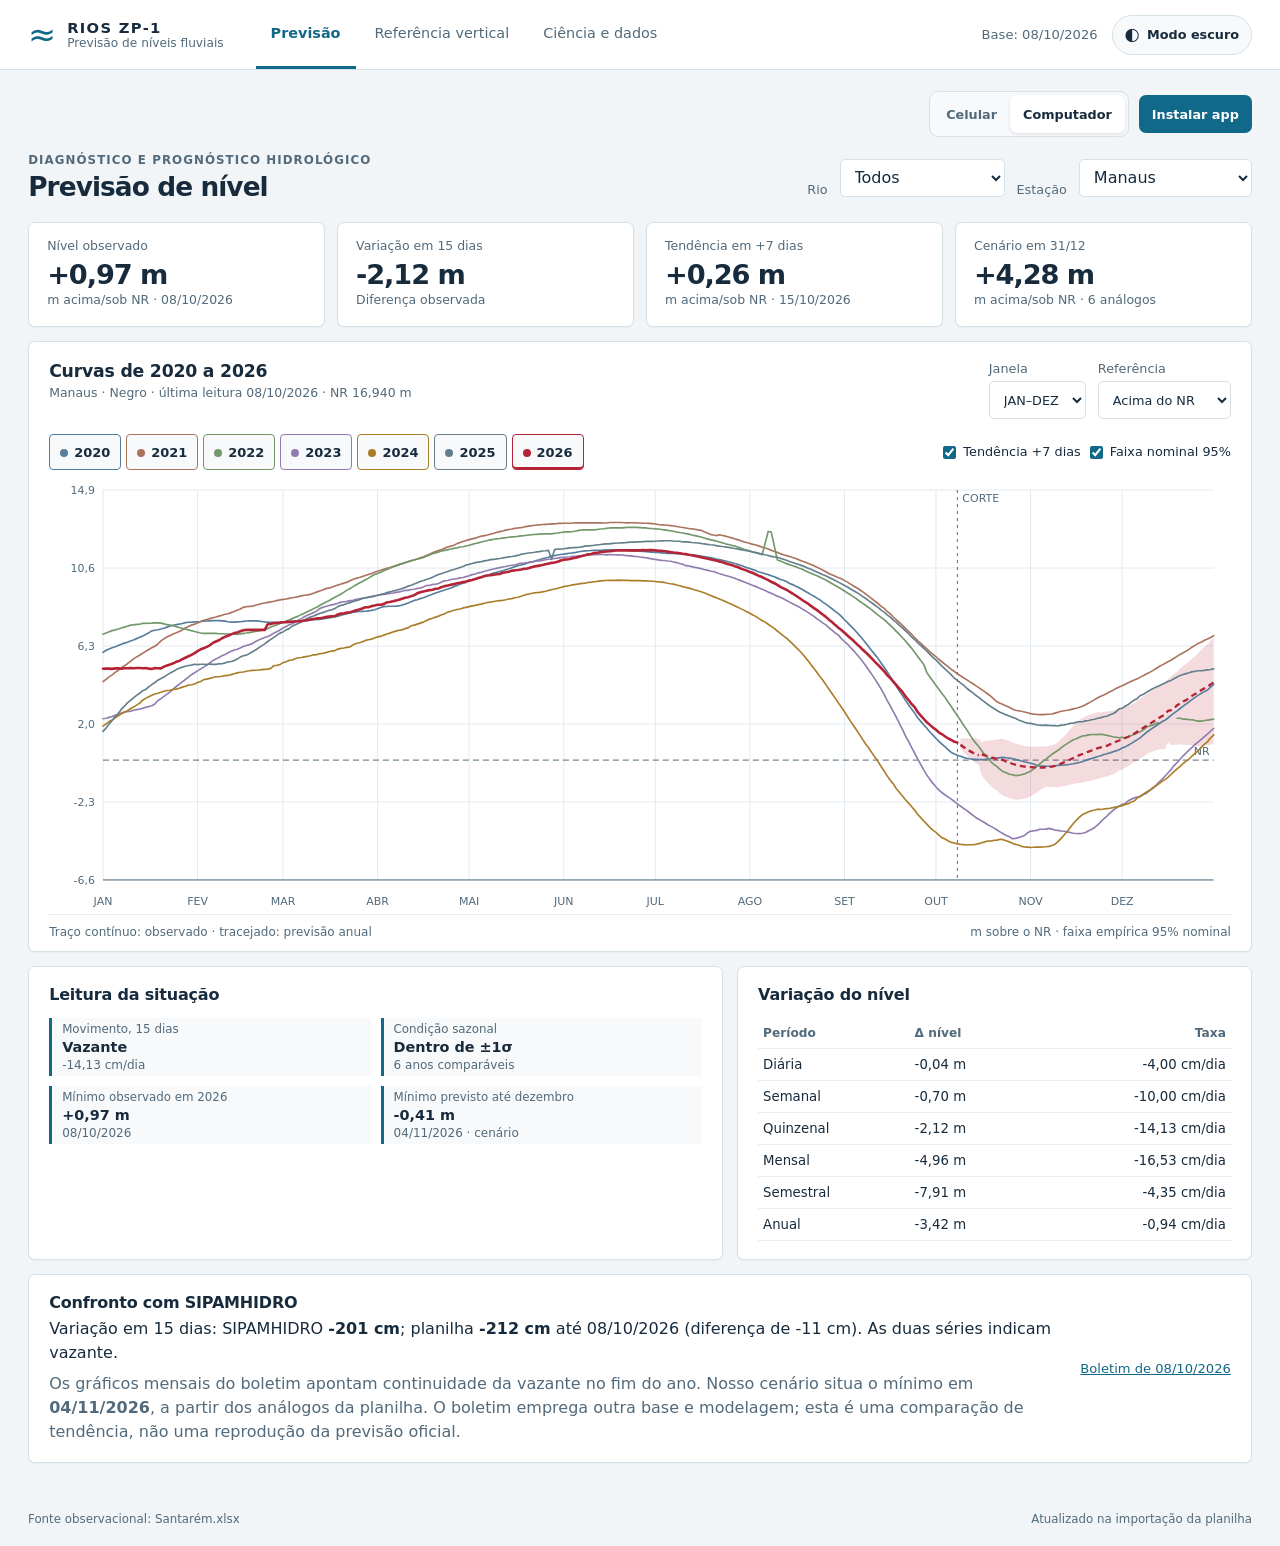
<file: index.html>
<!doctype html><html lang="pt-BR"><head><meta charset="utf-8"><meta name="viewport" content="width=device-width,initial-scale=1,viewport-fit=cover"><meta name="theme-color" content="#f5f7fa"><meta name="description" content="Rios ZP-1: séries e previsões de nível dos rios em referência ao nível de redução."><meta name="apple-mobile-web-app-capable" content="yes"><meta name="apple-mobile-web-app-status-bar-style" content="default"><meta name="apple-mobile-web-app-title" content="Rios ZP-1"><title>Rios ZP-1</title><link rel="icon" href="icon.svg" type="image/svg+xml"><link rel="apple-touch-icon" href="icon-192.png"><link rel="manifest" href="manifest.webmanifest?v=3"><script>try{document.documentElement.dataset.theme=localStorage.getItem('hidrometria-theme')|| (matchMedia('(prefers-color-scheme: dark)').matches?'dark':'light')}catch{document.documentElement.dataset.theme='light'}</script><link rel="stylesheet" href="styles.css"><link rel="stylesheet" href="responsive.css"><link rel="stylesheet" href="ux.css?v=3"><script defer src="vendor/jszip.min.js"></script><script defer src="data.js"></script><script defer src="analytics.js"></script><script defer src="app.js"></script><script defer src="ux.js?v=3"></script></head><body>
<a class="skip" href="#main">Ir ao conteúdo</a>
<header class="masthead"><div class="mast-inner"><div class="brand"><span class="mark" aria-hidden="true">≈</span><div><strong>RIOS ZP-1</strong><small>Previsão de níveis fluviais</small></div></div><nav aria-label="Seções"><button class="tab active" data-view="previsao" aria-current="page">Previsão</button><button class="tab" data-view="referencia">Referência vertical</button><button class="tab" data-view="ciencia">Ciência e dados</button></nav><div class="header-actions"><span class="header-meta" id="header-date">Base: 08/10/2026</span><button id="theme-toggle" class="theme-toggle" type="button" aria-label="Ativar modo escuro" aria-pressed="false"><span class="theme-icon" aria-hidden="true">◐</span><span class="theme-label">Modo escuro</span></button></div></div></header>
<main id="main" class="wrap"><div class="app-controls"><div class="layout-switch" role="group" aria-label="Visualização"><button id="view-mobile" type="button" aria-pressed="false">Celular</button><button id="view-desktop" type="button" aria-pressed="false">Computador</button></div><button id="install-app" class="install-button" type="button">Instalar app</button></div><div id="error" class="error" hidden></div>
<section id="previsao" class="view"><div class="workhead"><div><div class="eyebrow">DIAGNÓSTICO E PROGNÓSTICO HIDROLÓGICO</div><h1>Previsão de nível</h1></div><div class="station-picker"><label for="river">Rio</label><select id="river"></select><label for="station">Estação</label><select id="station"></select></div></div>
<div class="summary" id="summary"></div>
<section class="chart-panel" aria-label="Curvas anuais de nível"><div class="chart-head"><div><h2>Curvas de 2020 a 2026</h2><p id="chart-status"></p></div><div class="chart-menu"><label>Janela<select id="window"><option value="30">30 dias</option><option value="60">60 dias</option><option value="90">90 dias</option><option value="182">6 meses</option><option value="365" selected>JAN–DEZ</option></select></label><label>Referência<select id="reference"><option value="nr">Acima do NR</option><option value="gauge">Zero da régua</option></select></label></div></div>
<div class="chart-tools"><div class="year-switches" id="year-switches" aria-label="Mostrar ou ocultar anos"></div><div class="layer-switches"><label><input id="forecast-short" type="checkbox" checked> Tendência +7 dias</label><label><input id="band" type="checkbox" checked> Faixa nominal 95%</label></div></div>
<div class="plot-wrap"><svg id="chart" role="img" aria-label="Níveis observados por ano e previsão de 2026"></svg><div id="tooltip" class="tooltip" hidden></div></div><div class="chart-footer"><span>Traço contínuo: observado · tracejado: previsão anual</span><span id="chart-note"></span></div></section>
<div class="under-chart"><section class="box" id="diagnosis"><h2>Leitura da situação</h2><div id="diagnosis-content"></div></section><section class="box"><h2>Variação do nível</h2><table><thead><tr><th>Período</th><th>Δ nível</th><th>Taxa</th></tr></thead><tbody id="rates"></tbody></table></section></div>
<section class="box bulletin"><div><h2>Confronto com SIPAMHIDRO</h2><p id="bulletin-text"></p></div><a href="files/sipam.pdf" target="_blank" rel="noopener">Boletim de 08/10/2026</a></section></section>
<section id="referencia" class="view" hidden><div class="section-head"><div><div class="eyebrow">DATUM DA CARTA</div><h1>Referência vertical</h1></div></div><div class="ref-grid"><section class="box"><h2>Conversão das estações</h2><div class="table-scroll"><table><thead><tr><th>Estação</th><th>Rio</th><th>NR na régua</th><th>Fonte</th><th>Ficha</th></tr></thead><tbody id="datum-table"></tbody></table></div></section><section class="box"><h2>Memória de conversão</h2><div id="conversion"></div><hr><h2>Aplicação local</h2><label for="sounding">Sondagem na carta, em metros</label><input id="sounding" type="number" min="0" step="0.01" placeholder="Ex.: 3,50"><label class="check"><input id="same-nr" type="checkbox"> Mesmo ponto e mesmo NR da carta</label><output id="depth-result"></output><p class="small">Fora da estação, aplique o ábaco da carta correspondente.</p></section></div></section>
<section id="ciencia" class="view" hidden><div class="section-head"><div><div class="eyebrow">METODOLOGIA E PROVENIÊNCIA</div><h1>Ciência e dados</h1></div></div><div class="science-grid"><section class="box"><h2>Base e atualização</h2><dl id="base-facts"></dl><label class="upload">Carregar planilha Excel<input id="upload" type="file" accept=".xlsx,application/vnd.openxmlformats-officedocument.spreadsheetml.sheet"></label><p id="upload-status" class="small">A importação atualiza este navegador; o link público requer nova publicação para receber os dados.</p><button id="export" class="plain-button">Exportar série integrada (CSV)</button></section><section class="box"><h2>Método</h2><p>Previsão anual: trajetórias históricas de 2020–2025 alinhadas à última leitura de 2026 e ponderadas pela tendência recente. Nos primeiros sete dias, combina-se a tendência local.</p><p>Faixa de 95%: erros históricos de sete dias no curto prazo; dispersão empírica dos análogos no restante do ano. Cobertura futura não garantida.</p><p>Condição sazonal: comparação com médias de anos anteriores na mesma época. A classificação é própria; não reproduz a modelagem do SIPAMHIDRO.</p><p id="validation-facts"></p></section></div><section class="box compact"><h2>Fontes</h2><p>Observações: Santarém.xlsx, aba “Todas Bruto”. Referências: fichas F-43 e nivelamentos UNIPILOT informados. Discussão: boletim SIPAMHIDRO de 08/10/2026. A planilha é a única fonte observacional deste painel.</p><p>Horários preservados como fornecidos; fuso não indicado. Leituras e NRs locais não substituem sondagem atualizada, ábaco ou avaliação de segurança de passagem.</p><div class="source-links"><a href="files/sipam.pdf" target="_blank" rel="noopener">Boletim SIPAMHIDRO</a><a href="data.json" download>Base JSON</a></div><details><summary>Escopo GOAL</summary><p><strong>G:</strong> acompanhar níveis e tendências; apoiar gestores, práticos e pesquisa. <strong>O:</strong> painel por rio, taxas, alertas, exportações e base instalável. <strong>A:</strong> práticos, hidrógrafos, hidrólogos, oceanógrafos, gestores navais e desenvolvedores. <strong>L:</strong> observação, histórico, tendência, incerteza, referência vertical e qualidade.</p></details></section></section>
</main><dialog id="install-dialog" class="install-dialog" aria-labelledby="install-title"><div class="install-dialog-head"><h2 id="install-title">Instalar Rios ZP-1</h2><button id="install-close" type="button" aria-label="Fechar instruções">×</button></div><p id="install-instructions"></p><p class="small">A instalação cria um ícone na tela inicial. O app continua usando o mesmo endereço público.</p></dialog><footer class="foot"><span>Fonte observacional: Santarém.xlsx</span><span id="footer-update">Atualizado na importação da planilha</span></footer></body></html>
</file>
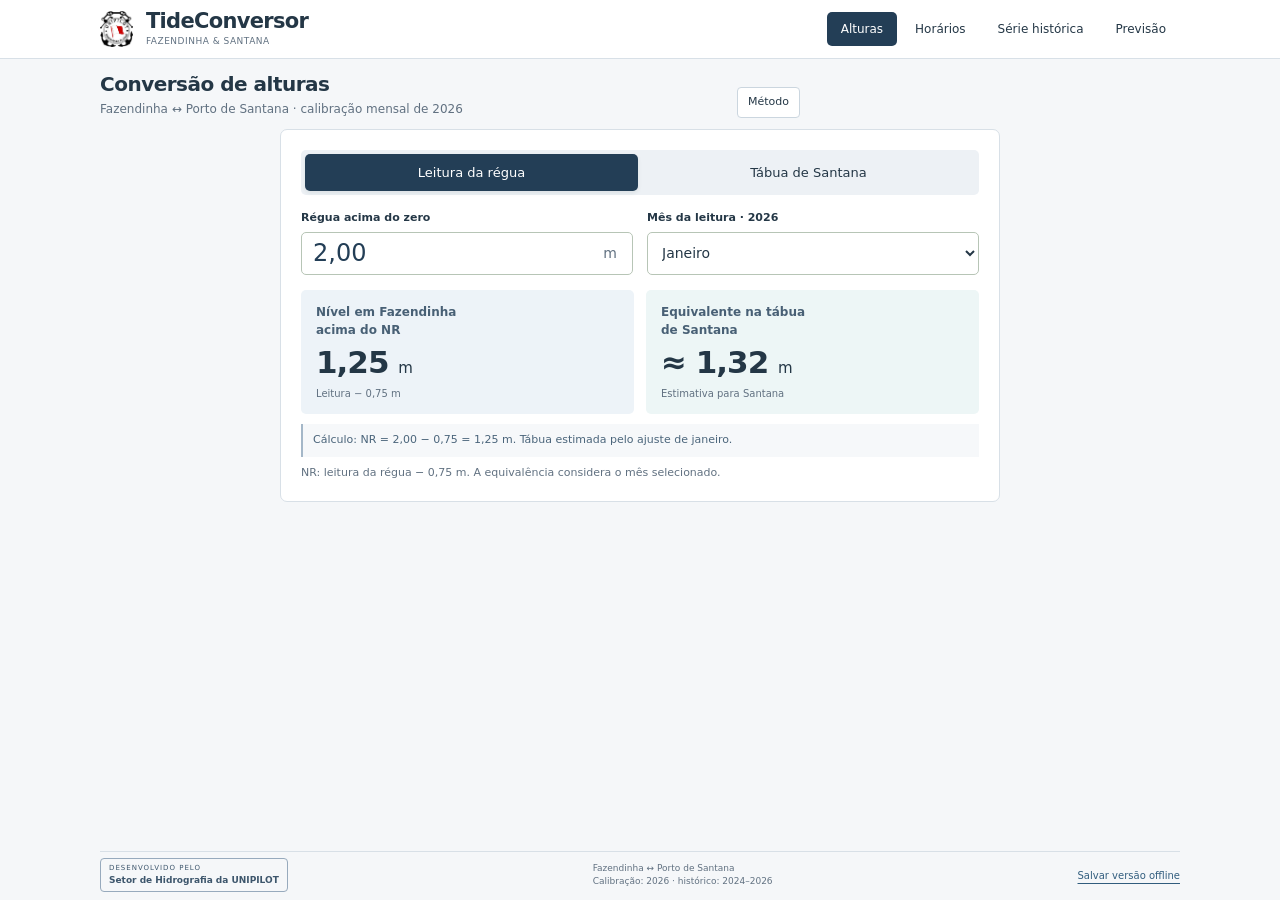
<file: tideconversor/v1/index.html>
<!doctype html><html lang="pt-BR"><head><meta charset="utf-8"><meta name="viewport" content="width=device-width,initial-scale=1"><meta name="theme-color" content="#233e56"><meta name="description" content="Conversor sazonal de alturas e defasagens de maré entre Fazendinha e Porto de Santana."><title>TideConversor</title><style>
:root{--forest:#173f35;--deep:#15382f;--leaf:#38664d;--sage:#e6ece1;--paper:#f5f4ed;--line:#dadfd3;--muted:#667367;--ochre:#a56c34;--water:#34798a;--ink:#243c32;--card:#fffef9}*{box-sizing:border-box}body{margin:0;background:var(--paper);color:var(--ink);font:15px/1.5 system-ui,-apple-system,sans-serif}button,input,select{font:inherit}button,a,select{touch-action:manipulation}button{cursor:pointer}button:focus-visible,a:focus-visible,input:focus-visible,select:focus-visible{outline:3px solid #c7aa65;outline-offset:4px}button{color:inherit}header{border-bottom:1px solid var(--line);background:#faf9f3}.top{max-width:1140px;margin:auto;padding:22px 28px;display:flex;justify-content:space-between;align-items:center;gap:18px}.brand{display:flex;align-items:center;gap:11px}.logo{width:38px;height:38px;background:var(--forest);border-radius:50%;display:grid;place-items:center;color:#ddd6ab}.brand strong{display:block;font:24px Georgia,serif;letter-spacing:-.7px}.brand span{display:block;font-size:10px;letter-spacing:1.2px;color:var(--muted);text-transform:uppercase}.topnav{display:flex;gap:7px}.topnav button{border:0;background:transparent;border-radius:25px;font-size:13px;padding:11px 19px}.topnav button[aria-selected=true]{color:white;background:var(--forest)}main{max-width:1140px;margin:auto;padding:34px 28px 45px}.hero{position:relative;background:var(--forest);border-radius:23px;overflow:hidden;min-height:195px;padding:30px 34px;color:#fffef0;margin-bottom:26px}.hero .content{position:relative;z-index:1;max-width:540px}.eyebrow{font-size:10px;letter-spacing:1.9px;text-transform:uppercase;font-weight:650;color:#d7ddbd}h1{font:39px/1.13 Georgia,serif;letter-spacing:-1px;margin:12px 0}.hero p{font-size:13px;margin:0;color:#d2e0d4;max-width:390px}.scene{position:absolute;inset:0 0 0 auto;width:55%;height:100%;opacity:.9}.panel[hidden]{display:none}.sectionhead{display:flex;justify-content:space-between;gap:20px;align-items:end;margin:28px 0 18px}h2{font:26px/1.2 Georgia,serif;letter-spacing:-.4px;margin:0 0 6px}.sub{font-size:12px;color:var(--muted);margin:0}.card{background:var(--card);border:1px solid var(--line);border-radius:19px;padding:25px}.converter-layout{display:grid;grid-template-columns:1.5fr 1fr;gap:22px}.label{display:block;font-size:12px;font-weight:650;margin-bottom:9px}.seg{display:flex;padding:4px;border-radius:12px;background:#edf0e8;gap:4px}.seg button{flex:1;border:0;background:none;border-radius:9px;padding:12px 8px;font-size:13px}.seg button[aria-pressed=true]{background:var(--forest);color:white;box-shadow:0 2px 4px #173f3515}.fields{display:grid;grid-template-columns:1fr 1fr;gap:18px;margin:24px 0}.inputbox{display:flex;align-items:center;border:1px solid #b7c5b6;border-radius:10px;overflow:hidden;height:57px}.inputbox input{width:100%;min-width:0;border:0;background:transparent;padding:12px;font-size:26px;color:var(--forest);outline:none}.inputbox span{padding-right:15px;color:var(--muted)}select{width:100%;height:57px;border:1px solid #b7c5b6;border-radius:10px;background:var(--card);color:var(--ink);padding:10px}.results{display:grid;grid-template-columns:1fr 1fr;gap:12px}.result{padding:20px 17px;border-radius:13px;background:#eaf0e3}.result.water{background:#e7f0ef}.result h3{font-size:12px;font-weight:600;margin:0 0 10px;min-height:36px;color:#4c6653}.number{font-size:35px;font-weight:600;line-height:1.2;letter-spacing:-1.3px;white-space:nowrap;font-variant-numeric:tabular-nums}.number small{font-size:15px;letter-spacing:0;font-weight:500}.hint{font-size:11px;color:var(--muted);margin-top:9px}.note{font-size:12px;color:var(--muted);margin:18px 0 0}.warning{padding:12px;border-radius:9px;background:#f7ead3;color:#83561b;font-size:12px;margin-top:14px}.warning[hidden]{display:none}.side{background:#e9eddf;display:flex;flex-direction:column;justify-content:space-between;min-height:350px;border:0}.side h2{font-size:30px;max-width:230px;margin:16px 0}.side p{font-size:13px;max-width:290px;color:#5b6d58}.side .tag{display:inline-block;font-size:10px;color:#5f7454;letter-spacing:1.5px}.mini-wave{width:100%;height:60px;color:#75906c}.footline{display:flex;justify-content:space-between;align-items:center;border-top:1px solid var(--line);padding-top:16px;margin-top:24px;gap:15px;font-size:11px;color:var(--muted)}.textbutton{background:none;border:0;padding:0;color:var(--leaf);text-decoration:underline;text-underline-offset:4px;font-size:12px}.lunar-toolbar{display:grid;grid-template-columns:1fr 1fr 1.3fr;gap:18px;padding:20px 24px;margin-bottom:20px}.lunar-toolbar select{height:43px;font-size:13px}.phasegrid{display:grid;grid-template-columns:1fr 1fr;gap:20px}.phasecard{padding:24px}.phase-title{display:flex;justify-content:space-between;align-items:center;border-bottom:1px solid var(--line);padding-bottom:17px;margin-bottom:20px}.phase-title h3{font:24px Georgia,serif;margin:0 0 4px}.phase-title p{font-size:11px;color:var(--muted);margin:0}.moonicon{display:flex;gap:5px}.moon{width:25px;height:25px;border-radius:50%;border:1px solid #aeb9a4;background:var(--forest)}.moon.full{background:#e1d7ac}.moon.quarter{background:linear-gradient(90deg,var(--forest) 50%,#e1d7ac 50%)}.moon.last{background:linear-gradient(90deg,#e1d7ac 50%,var(--forest) 50%)}.phase-values{display:grid;grid-template-columns:1fr 1fr;gap:18px}.phase-values>div+div{border-left:1px solid var(--line);padding-left:20px}.kind{font-size:11px;color:var(--muted);display:flex;gap:6px;align-items:center;margin-bottom:12px}.dot{display:inline-block;width:7px;height:7px;border-radius:50%;background:var(--leaf)}.dot.bm{background:var(--water)}.lagvalue{font-size:32px;letter-spacing:-1px;font-weight:600;line-height:1.15;font-variant-numeric:tabular-nums}.lagvalue small{font-size:13px;font-weight:400;letter-spacing:0}.direction{font-size:11px;color:var(--muted);margin-top:5px;min-height:16px}.stats{font-size:10px;color:var(--muted);line-height:1.65;margin-top:12px}.sample{color:#96652e;font-size:10px;margin-top:3px}.chart-head{display:flex;justify-content:space-between;gap:20px;align-items:center}.chart-head h3{font:21px Georgia,serif;margin:0}.chart-options{display:flex;gap:6px}.chip{border:1px solid var(--line);border-radius:20px;background:transparent;font-size:11px;padding:7px 12px}.chip[aria-pressed=true]{background:var(--sage);border-color:#a9bba4}.plotwrap{overflow-x:auto}.chart{width:100%;display:block;margin-top:14px;overflow:visible}.chart text{font-family:system-ui,sans-serif}.plotpoint{cursor:pointer}.plotpoint:focus{outline:none;stroke:var(--ochre);stroke-width:3px}.legend{font-size:11px;display:flex;gap:20px;color:var(--muted);margin-top:5px;flex-wrap:wrap}.tablewrap{overflow:auto;margin-top:18px}table{width:100%;border-collapse:collapse;font-size:12px;white-space:nowrap}th{font-weight:600;color:var(--muted);text-align:right;padding:12px 10px;border-bottom:1px solid var(--line)}td{padding:13px 10px;text-align:right;border-bottom:1px solid #e8ece3;font-variant-numeric:tabular-nums}th:first-child,td:first-child{text-align:left}tr.selected{background:#edf2e7}td small{font-size:9px;color:var(--muted);margin-left:5px}.monthbtn{font-size:12px;border:0;background:none;padding:3px 0;text-align:left;color:var(--forest);text-decoration:underline;text-underline-offset:4px}details{margin-top:24px;font-size:12px;color:var(--muted);line-height:1.7}summary{font-size:13px;color:var(--forest);cursor:pointer}details p{max-width:900px}details a{color:var(--leaf)}footer{display:flex;justify-content:space-between;gap:20px;margin-top:26px;padding-top:20px;border-top:1px solid var(--line);font-size:11px;color:var(--muted)}.stamp{font-size:10px;color:#617357;letter-spacing:.8px}.month-title{color:var(--leaf)}.sign-note{display:flex;gap:8px;flex-wrap:wrap;font-size:11px;color:var(--muted);margin-top:14px}.pill{padding:6px 10px;border-radius:20px;background:#e8ece2}.empty{color:#879387}.calibration{padding:14px;background:#e9eee3;border-radius:10px;font-size:11px;font-variant-numeric:tabular-nums}.calendar{display:flex;flex-wrap:wrap;gap:6px;margin-top:15px}.calendar span{padding:5px 9px;border-radius:16px;background:#eff2e9;font-size:10px;color:var(--muted)}@media(max-width:760px){.top{padding:17px 18px}.brand strong{font-size:21px}.brand span{font-size:8px}.logo{width:32px;height:32px}.topnav button{padding:10px 12px;font-size:11px}main{padding:22px 18px 30px}.hero{padding:26px;min-height:200px}.hero h1{font-size:33px;max-width:320px}.hero p{max-width:260px}.scene{width:70%;opacity:.35}.converter-layout{grid-template-columns:1fr}.side{display:none}.card{padding:21px}.lunar-toolbar{grid-template-columns:1fr 1fr;gap:12px}.lunar-toolbar>div:last-child{grid-column:1/-1}.lunar-toolbar .label{min-height:36px}.chart{min-width:800px}.chart text{font-size:14px}.phasegrid{gap:13px}.phasecard{padding:19px 15px}.phase-title h3{font-size:22px}.phase-values{gap:9px}.phase-values>div+div{padding-left:10px}.lagvalue{font-size:27px}.moon{width:18px;height:18px}.chart-head{align-items:start}footer{font-size:10px}.sectionhead h2{font-size:25px}}@media(max-width:460px){.brand span{display:none}.topnav{gap:2px}.topnav button{padding:9px 11px}.hero{min-height:185px}.hero h1{font-size:31px}.phasegrid{grid-template-columns:1fr}.phase-values{gap:20px}.phase-values>div+div{padding-left:20px}.lagvalue{font-size:33px}.phasecard{padding:21px}.moon{width:24px;height:24px}.chart-head{flex-direction:column;gap:12px}.fields{gap:12px}.result{padding:17px 12px}.number{font-size:30px}.sectionhead{gap:12px}.stamp{max-width:100px;text-align:right}.chart text{font-size:14px}.top{gap:8px}.logo{display:none}}@media(prefers-reduced-motion:no-preference){button,.card{transition:background .18s ease,color .18s ease}.panel{animation:appear .25s ease}@keyframes appear{from{opacity:.4;transform:translateY(4px)}to{opacity:1;transform:none}}}

/* Scientific interface */
:root{--forest:#233e56;--deep:#1c3449;--leaf:#315d7e;--sage:#eaf0f5;--paper:#f5f7f9;--line:#d8e0e7;--muted:#617181;--ochre:#9c6d27;--water:#16818b;--ink:#243746;--card:#fff}
body{font-size:14px}header{background:white}.top,main{max-width:1020px}.top{padding:20px 26px}.brand strong{font:650 24px/1.2 system-ui,sans-serif;letter-spacing:-.7px}.brand span{font-size:10px;letter-spacing:.5px;margin-top:4px}.topnav button{border-radius:5px;padding:10px 18px}.sectionhead{margin:6px 0 20px}main{padding-top:28px}h2{font:600 23px/1.3 system-ui,sans-serif;letter-spacing:-.5px}.card{border-radius:7px;box-shadow:none}.converter-layout{display:block;max-width:700px;margin:auto}.converter-layout>.card{padding:27px}.converter-layout~details{max-width:700px;margin:24px auto}.panel#converter>.sectionhead{max-width:700px;margin:0 auto 20px}.seg,.seg button,.inputbox,select{border-radius:5px}.seg{background:#edf1f5}.result{border-radius:5px;background:#edf3f8}.result.water{background:#edf6f6}.result h3{color:#486075}.number{font-size:37px;font-weight:600;letter-spacing:-1px}.fields{margin:24px 0}.lunar-toolbar{padding:19px 22px}.phasecard{padding:22px}.phase-title h3{font:600 20px system-ui,sans-serif}.phase-title{padding-bottom:14px}.phase-values{gap:22px}.lagvalue{font-size:31px}.moonicon{display:none}.chart-head h3{font:600 19px system-ui,sans-serif}.chip,.pill,.calendar span{border-radius:4px}.pill{background:#eaf0f5}.interpretation{border-left:3px solid #8da3b7;background:#edf2f6;padding:11px 14px;color:#435e73}.chart text{fill:#607384}.stats{font-size:11px}.sample{font-size:11px}.chart .plotpoint{fill-opacity:.9}.calibration{background:#edf2f6;border-radius:4px}footer{margin-top:28px}a,.textbutton{color:#315d7e}table{font-size:12px}tr.selected{background:#edf3f8}.calendar span{background:#edf2f6}.result h3{font-size:12px}.sectionhead .sub{font-size:12px}
@media(max-width:760px){.top{padding:17px 18px}.brand strong{font-size:23px}.topnav button{padding:9px 14px}.phasegrid{gap:14px}.sectionhead h2{font-size:22px}.lunar-toolbar{padding:18px}.lunar-toolbar .label{min-height:32px}.converter-layout>.card{padding:22px}.converter-layout~details{margin-top:22px}}
@media(max-width:460px){.top{gap:12px}.brand span{display:none}.brand strong{font-size:22px}.topnav button{font-size:12px;padding:9px 12px}.phasegrid{grid-template-columns:1fr}.phasecard{padding:21px}.lagvalue{font-size:32px}.number{font-size:30px}.result h3{min-height:54px}.result{padding:16px 12px}.converter-layout>.card{padding:18px}.fields{gap:12px}.sectionhead{align-items:center}.chart-head{gap:12px}.chart-head h3{font-size:18px}.label{font-size:11px}}

.institution-logo{display:block;width:48px;height:52px;object-fit:contain}.brand{gap:13px}.developer-stamp{border:1px solid #97aabd;border-radius:4px;padding:9px 12px;display:flex;flex-direction:column;gap:2px;color:#3d566c;max-width:320px}.developer-stamp span{font-size:9px;letter-spacing:1px}.developer-stamp strong{font-size:11px;font-weight:650}footer{align-items:center;flex-wrap:wrap}.calculation{font-size:12px;color:#4b657b;background:#f6f8fa;border-left:2px solid #a4b7c8;padding:10px 12px;margin:16px 0 0;line-height:1.7}.calculation:empty{display:none}.comparison-grid{display:grid;grid-template-columns:repeat(3,1fr);gap:15px;margin-top:21px}.comparison-card h3{font-size:13px;margin:0 0 10px}.comparison-card .number{font-size:29px}.comparison-card .hint{line-height:1.7}.history-plot{margin-top:24px}.history-years{display:flex;gap:20px;margin:20px 0 4px;flex-wrap:wrap;font-size:12px}.history-years label{display:flex;gap:7px;align-items:center;cursor:pointer}.history-years i{width:8px;height:8px;border-radius:50%}.history-years input{accent-color:#315d7e}.history-readout{font-size:12px;color:#3f5f78;padding:11px;background:#eef3f8;margin:13px 0}.history-plot caption{font-size:12px;color:#617181;text-align:left;margin:8px 0 12px}.history-plot select{height:43px;font-size:12px}#historyChart .history-point{cursor:pointer}#historyChart .history-point:focus{stroke:#1b3040;stroke-width:3;outline:none}.reference-help{font-size:12px;color:#617181}@media(max-width:600px){.top{flex-wrap:wrap}.topnav{width:100%;justify-content:space-between}.topnav button{flex:1;padding:10px 8px}.institution-logo{width:39px;height:43px}.brand span{display:block}.comparison-grid{grid-template-columns:1fr}.comparison-card{display:grid;grid-template-columns:1fr 1fr;align-items:center;gap:4px 12px}.comparison-card .hint{grid-column:1/-1}.comparison-card h3{margin:0}.comparison-card .number{text-align:right;font-size:27px}.history-plot .chart-head{align-items:stretch}.history-plot select{width:100%}.developer-stamp{width:100%;max-width:none}footer{gap:16px}.calculation{font-size:11px}}

html{height:100%}body{height:100dvh;min-height:0;overflow:hidden;display:flex;flex-direction:column}header{flex:none}.top{padding:9px 20px;max-width:1120px;gap:16px}.institution-logo{width:33px;height:36px}.brand strong{font-size:21px}.brand span{font-size:9px;margin-top:1px}.topnav{gap:4px}.topnav button{padding:8px 14px;font-size:12px}main{width:100%;max-width:1120px;padding:12px 20px 8px;flex:1;min-height:0;display:flex;flex-direction:column;overflow:hidden}.panel{flex:1;min-height:0;display:flex;flex-direction:column;gap:8px;overflow:hidden}.panel[hidden],[hidden]{display:none!important}.sectionhead,.panel#converter>.sectionhead{margin:0 0 3px;flex:none;gap:12px;width:100%}h2,.sectionhead h2{font-size:20px;margin-bottom:3px}.sub{font-size:11px}.card{padding:15px}.converter-layout{width:100%;max-width:720px;flex:none;margin:0 auto}.converter-layout>.card{padding:20px}.seg button{padding:9px}.fields{margin:15px 0;gap:14px}.label{margin-bottom:5px;font-size:11px}select,.inputbox{height:43px}.inputbox input{padding:8px 11px;font-size:24px}.result{padding:13px 15px}.result h3{min-height:31px;margin-bottom:5px}.number{font-size:31px}.hint{margin-top:5px;font-size:10px}.calculation{padding:7px 10px;margin-top:10px;font-size:11px}.note{margin-top:8px;font-size:11px}.panel details{display:none}.method-button{border:1px solid #cbd6df;background:#fff;border-radius:4px;padding:6px 10px;font-size:11px;white-space:nowrap}.section-actions{display:flex;align-items:center;gap:14px}footer{flex:none;margin:6px 0 0;padding:6px 0 0;gap:14px;font-size:9px;min-height:33px;flex-wrap:nowrap}.developer-stamp{padding:4px 8px;gap:0;max-width:none}.developer-stamp span{font-size:7px}.developer-stamp strong{font-size:9px}footer .textbutton{font-size:10px}.subnav{display:flex;align-items:center;gap:6px;flex:none}.subnav .chip{padding:5px 13px;font-size:11px}.subview{min-height:0;flex:1;overflow:hidden}.subview.card{padding:14px}.subview .tablewrap{margin-top:0;max-height:100%;overflow:auto}.subview table th,.subview table td{padding:6px 9px}.subview table caption{margin:0 0 7px!important;font-size:11px!important}.lunar-toolbar{margin:0;padding:10px 14px;gap:12px;flex:none}.lunar-toolbar select{height:35px;font-size:12px}.lunar-toolbar .label{min-height:0}.phasegrid{gap:14px}.phasecard{padding:16px}.phase-title{padding-bottom:10px;margin-bottom:12px}.phase-title h3{font-size:19px}.phase-title p{font-size:10px}.lagvalue{font-size:30px}.stats{margin-top:8px;font-size:11px}.direction{font-size:11px}.sign-note{margin-top:8px}.pill{padding:4px 8px}.calendar{margin-top:8px}.interpretation{padding:8px 11px}.chart{margin-top:6px;min-width:0}.subview .plotwrap{height:calc(100% - 70px);min-height:140px;overflow:hidden}.subview .chart{width:100%;height:100%;min-width:0}.chart-head h3{font-size:17px}.chart-options{flex:none}.legend{font-size:10px}.chart-head .sub{font-size:10px}.comparison-grid{margin-top:5px;gap:12px}.comparison-card .number{font-size:26px}.comparison-card h3{font-size:12px}.comparison-card .hint{font-size:11px}.history-plot{margin:0}.history-toolbar{display:flex;align-items:center;justify-content:space-between;gap:12px;flex:none}.history-reference{display:flex;gap:8px;align-items:center}.history-reference .label{margin:0}.history-reference select{height:33px;font-size:11px;width:190px}.history-years{margin:8px 0 0;gap:16px;font-size:11px}.history-readout{padding:7px 10px;margin:6px 0 0;font-size:11px}.history-chart-view{display:flex;flex-direction:column}.history-chart-view .plotwrap{flex:1;height:auto;min-height:130px}.history-chart-view .hint{display:none}.comparison-summary{overflow:hidden}.forecast-controls{display:grid;grid-template-columns:1.25fr 1fr .8fr 1.25fr;gap:12px;flex:none;padding:11px 14px}.forecast-controls select,.forecast-controls input{height:37px;width:100%;padding:7px 9px;border:1px solid #b7c5d0;border-radius:4px;background:white;color:var(--ink);font:12px system-ui;min-width:0}.forecast-results{display:grid;grid-template-columns:1fr 1fr;gap:12px;flex:none}.forecast-results .result h3{min-height:0}.forecast-results .number{font-size:29px}.forecast-results .hint{font-size:11px}.forecast-output{flex:1;min-height:0;padding:8px 14px;overflow:hidden;display:flex;flex-direction:column}.forecast-output .chart{flex:1;min-height:90px;width:100%;height:100%;min-width:0}.forecast-output .tablewrap{margin:0;overflow:auto}.forecast-output td,.forecast-output th{padding:9px}.forecast-note{font-size:10px;color:#617181;margin:0;line-height:1.5;flex:none}.forecast-results .hint{min-height:16px}.warning{margin:0;padding:8px 11px;flex:none}.method-dialog{max-width:760px;width:calc(100% - 30px);max-height:85dvh;border:1px solid #becbd5;border-radius:7px;padding:0;color:var(--ink);background:white}.method-dialog::backdrop{background:#17324860}.dialog-head{display:flex;justify-content:space-between;align-items:center;gap:20px;padding:15px 20px;border-bottom:1px solid #d8e0e7}.dialog-head h2{margin:0;font-size:19px}.dialog-head button{border:1px solid #c5d1dc;border-radius:4px;background:#fff;padding:5px 10px}.dialog-body{padding:5px 20px 15px;overflow:auto;max-height:calc(85dvh - 65px);font-size:13px;line-height:1.65}.dialog-body a{color:#315d7e}.dialog-body .calibration{font-size:12px}
@media(max-width:600px){.top{padding:7px 12px;gap:5px}.brand{gap:9px}.institution-logo{width:27px;height:29px}.brand strong{font-size:20px}.brand span{font-size:8px}.topnav{width:100%;justify-content:space-between;gap:3px}.topnav button{flex:1;padding:6px 5px;font-size:11px}main{padding:8px 12px 5px}.sectionhead h2{font-size:17px}.sectionhead .sub{font-size:10px}.section-actions{gap:9px}.method-button{padding:5px 7px;font-size:10px}.sectionhead .textbutton{font-size:10px}.converter-layout>.card{padding:14px}.fields{margin:12px 0;gap:10px}.fields .label{font-size:10px}.fields select{font-size:12px}.result{padding:11px 12px}.result h3{font-size:11px;min-height:31px}.number{font-size:29px}.hint{font-size:10px}.calculation{font-size:10px;padding:7px 9px}.note{font-size:10px}.lunar-toolbar{grid-template-columns:.8fr .65fr 1.35fr;padding:8px;gap:7px}.lunar-toolbar>div:last-child{grid-column:auto}.lunar-toolbar select{font-size:10px;height:33px;padding:5px 4px}.lunar-toolbar .label{font-size:10px;white-space:nowrap}.phasegrid{grid-template-columns:1fr;gap:8px}.phasecard{padding:11px 14px}.phase-title{margin-bottom:8px;padding-bottom:7px;display:flex;align-items:center}.phase-title>div{display:flex;align-items:baseline;gap:9px}.phase-title h3{font-size:17px}.phase-title p{font-size:9px}.phase-values{gap:18px}.phase-values>div+div{padding-left:18px}.kind{font-size:10px;margin-bottom:5px}.lagvalue{font-size:26px}.stats{font-size:9px;margin-top:5px}.direction,.sample{font-size:9px;margin-top:3px}.interpretation{font-size:10px;padding:6px 9px;margin-top:7px}.pill{font-size:9px;padding:3px 6px}.sign-note{gap:5px;margin-top:6px}.calendar{gap:4px;margin-top:6px}.calendar span{padding:3px 6px;font-size:9px}.subnav{gap:5px}.subnav .chip{padding:5px 10px;font-size:10px}.chart-head{flex-direction:row;align-items:center;gap:8px}.chart-head h3{font-size:15px}.chart-head .sub{display:none}.chip{padding:5px 8px;font-size:10px}.subview.card{padding:10px}.subview .tablewrap{margin:0}.subview table{font-size:10px}.subview table th,.subview table td{padding:6px 5px}.subview td small{font-size:9px;display:inline;margin-left:3px}.subview .monthbtn{font-size:10px;line-height:1.2;padding:0}.subview .plotwrap{height:calc(100% - 65px)}.subview .chart{min-width:0}.chart text{font-size:14px}.history-toolbar{gap:8px;flex-wrap:wrap}.history-reference .label{font-size:10px}.history-reference select{height:29px;width:150px;font-size:10px}.comparison-grid{grid-template-columns:1fr;gap:7px;margin-top:6px}.comparison-card{padding:11px 13px;gap:2px 9px}.comparison-card h3{font-size:11px}.comparison-card .number{font-size:23px}.comparison-card .number small{font-size:11px}.comparison-card .hint{font-size:10px;margin-top:3px}.history-years{font-size:10px;gap:10px}.history-readout{font-size:10px;padding:6px 8px}.forecast-controls{grid-template-columns:1fr 1fr;padding:9px;gap:7px 10px}.forecast-controls .label{font-size:10px}.forecast-controls select,.forecast-controls input{height:32px;font-size:11px;padding:5px 7px}.forecast-results{gap:8px}.forecast-results .result{padding:10px 12px}.forecast-results .number{font-size:26px}.forecast-results .hint{font-size:9px;line-height:1.4}.forecast-note{font-size:9px;line-height:1.4}.forecast-output{padding:5px 8px}.forecast-output .hint{font-size:9px}.forecast-output .tablewrap{max-height:100%}.forecast-output th,.forecast-output td{padding:7px 5px;font-size:10px}.forecast-output .chart{min-width:0}footer{padding-top:5px;margin-top:4px;gap:10px;min-height:31px;display:flex;flex-wrap:nowrap}.developer-stamp{width:auto;padding:3px 6px;flex:1}.developer-stamp strong{font-size:8px}.developer-stamp span{font-size:6px}footer>span{display:none}footer .textbutton{font-size:9px}.dialog-body{font-size:12px}.method-dialog{width:calc(100% - 20px)}}
@media(max-height:650px){.panel{gap:5px}.top{padding-top:5px;padding-bottom:5px}.card{padding:10px}.converter-layout>.card{padding:12px}.fields{margin:9px 0}.result{padding:9px 12px}.calculation{margin-top:7px}.phasecard{padding:9px 12px}.phase-title{margin-bottom:6px;padding-bottom:5px}.stats{margin-top:4px}.direction{min-height:12px}.number{font-size:27px}.subview table th,.subview table td{padding-top:4px;padding-bottom:4px}.forecast-controls{padding:7px}.forecast-results .number{font-size:24px}h2,.sectionhead h2{font-size:17px}}
#calendar{display:none}@media(max-height:520px){body{height:auto;min-height:100dvh;overflow:auto}main{overflow:visible}.panel{overflow:visible;min-height:430px}}
</style></head><body><header><div class="top"><div class="brand"><img class="institution-logo" src="[data-uri]" alt="Logotipo UNIPILOT"><div><strong>TideConversor</strong><span>Fazendinha & Santana</span></div></div><nav class="topnav" role="tablist" aria-label="Ferramentas"><button id="converterTab" role="tab" aria-selected="true" aria-controls="converter">Alturas</button><button id="lunarTab" role="tab" aria-selected="false" aria-controls="lunar">Horários</button><button id="historyTab" role="tab" aria-selected="false" aria-controls="history">Série histórica</button><button id="forecastTab" role="tab" aria-selected="false" aria-controls="forecast">Previsão</button></nav></div></header><main><section id="converter" class="panel" role="tabpanel" aria-labelledby="converterTab"><div class="sectionhead"><div><h2>Conversão de alturas</h2><p class="sub">Fazendinha ↔ Porto de Santana · calibração mensal de 2026</p></div></div><div class="converter-layout"><div class="card"><div class="seg" role="group" aria-label="Referência da entrada"><button id="staffMode" aria-pressed="true">Leitura da régua</button><button id="tableMode" aria-pressed="false">Tábua de Santana</button></div><div class="fields"><div><label class="label" id="valueLabel" for="value">Régua acima do zero</label><div class="inputbox"><input id="value" inputmode="decimal" value="2,00" autocomplete="off" aria-describedby="basis"><span>m</span></div></div><div><label class="label" for="month">Mês da leitura · 2026</label><select id="month"><option value="1" selected>Janeiro</option><option value="2">Fevereiro</option><option value="3">Março</option><option value="4">Abril</option><option value="5">Maio</option><option value="6">Junho</option><option value="7">Julho</option><option value="8">Agosto</option><option value="9">Setembro</option><option value="10">Outubro</option></select></div></div><div class="results" aria-live="polite" aria-atomic="true"><div class="result"><h3>Nível em Fazendinha<br>acima do NR</h3><div class="number" id="nr"></div><div class="hint" id="nrNote"></div></div><div class="result water"><h3 id="equivLabel"></h3><div class="number" id="equiv"></div><div class="hint" id="equivNote"></div></div></div><p class="calculation" id="calculation" aria-live="polite"></p><div class="warning" id="warning" role="status" hidden></div><p class="note" id="basis">NR: leitura da régua − 0,75 m. A equivalência considera o mês selecionado.</p></div></div><details><summary>Entenda a calibração</summary><p>Marégrafos usados somente para calibração. 66.419 leituras válidas de 2026, 264 dias com observações e 1.003 pares nos horários oficiais PM/BM. Ajustes mensais de janeiro a outubro. Não há consulta em tempo real.</p><div class="calibration" id="model"></div><p>R = régua acima do zero; H = nível de Fazendinha acima do NR; T = tábua de Santana. H = R − 0,75. T = a + bR. No sentido inverso, R = (T − a)/b. É a mesma relação nos dois sentidos. RMSE conjunto por semanas excluídas: 8,30 cm para T; 7,94 cm para R.</p><p>A redução de 0,75 m foi informada pelo usuário. Pressupõe-se o mesmo zero entre a régua física e o RLS, sem nivelamento independente fornecido. O novo XLSX, coluna E, tem preferência sobre os arquivos Report nos horários coincidentes até 14/07/2026. Não se fez média entre versões. A nova série permite recuperar 06/01. Um pico isolado de 09/06/2026 10:30 foi preservado e retirado da análise; os vizinhos sustentam interpolação local. Os relógios foram mantidos conforme os arquivos, sem deslocamento estimado. Registros de novembro e dezembro de 2025 não foram calibrados pela tábua de 2026.</p><p>Equivalência empírica entre locais, com validação temporal interna em 2026. Alturas intermediárias não foram validadas separadamente. O conversor não prevê horários nem aplica a defasagem temporal às alturas.</p></details></section>
<section id="lunar" class="panel" role="tabpanel" aria-labelledby="lunarTab" hidden><div class="sectionhead"><div><h2>Diferenças de horário</h2><p class="sub">Observações de Fazendinha − previsão da tábua de Santana · 2026</p></div><button class="textbutton" id="exportCSV">Exportar CSV</button></div><div class="card lunar-toolbar"><div><label class="label" for="lunarMonth">Mês para explorar</label><select id="lunarMonth"><option value="1" selected>Janeiro</option><option value="2">Fevereiro</option><option value="3">Março</option><option value="4">Abril</option><option value="5">Maio</option><option value="6">Junho</option><option value="7">Julho</option><option value="8">Agosto</option><option value="9">Setembro</option><option value="10">Outubro</option></select></div><div><label class="label" for="window">Janela lunar</label><select id="window"><option value="1">±1 dia</option><option value="2" selected>±2 dias</option><option value="3">±3 dias</option></select></div><div><label class="label" for="support">Resolução</label><select id="support"><option value="dense">≤20 min · preferencial</option><option value="all">≤65 min · ampliado</option></select></div></div><div class="phasegrid" id="phaseCards" aria-live="polite"></div><p class="note interpretation">A comparação é com a previsão de Santana. Não representa, isoladamente, a defasagem física entre duas estações observadas.</p><div class="sign-note"><span class="pill">− antes da previsão</span><span class="pill">+ depois da previsão</span><span class="pill">Valores em minutos</span></div><p class="note" id="phaseNote"></p><div class="calendar" id="calendar"></div><div class="card" style="margin-top:24px"><div class="chart-head"><div><h3>Médias mensais</h3><p class="sub">Diferença observado − previsto, em minutos.</p></div><div class="chart-options" role="group" aria-label="Ciclo no gráfico"><button class="chip" id="springChart" aria-pressed="true">Sizígia</button><button class="chip" id="neapChart" aria-pressed="false">Quadratura</button></div></div><div class="plotwrap"><svg class="chart" id="lagChart" viewBox="0 0 920 300" role="img" aria-label="Médias mensais da defasagem em minutos"></svg></div><div class="legend"><span><i class="dot"></i> Preamar</span><span><i class="dot bm"></i> Baixamar</span><span>Lacuna = menos de 3 pares; linhas apenas guiam a leitura.</span></div><div class="tablewrap"><table><caption style="text-align:left;font-size:12px;margin:14px 0;color:var(--muted)">Média em minutos · n = número de pares</caption><thead><tr><th>Mês</th><th>Sizígia<br>PM</th><th>Sizígia<br>BM</th><th>Quadratura<br>PM</th><th>Quadratura<br>BM</th></tr></thead><tbody id="summaryTable"></tbody></table></div></div><details><summary>Método e limitações</summary><p><b>Diferença temporal = horário do extremo observado em Fazendinha − horário previsto na tábua de Santana.</b> São médias dos pares, separadas por mês do evento oficial, tipo de extremo e ciclo. Não são a diferença entre horários médios calculados separadamente. Subtrair o NR não altera a defasagem.</p><p>Sizígia: janela em torno de Lua nova ou cheia. Quadratura: em torno dos quartos crescente ou minguante. A janela padrão é ±2 dias (48 horas), ajustável a ±1 ou ±3. Cada evento é associado à fase principal mais próxima; eventos fora da janela são de transição e não entram nas médias. Esta é uma classificação astronômica; máximos e mínimos da amplitude local podem ocorrer com atraso em relação à fase lunar.</p><p>Fases calculadas pelo <a href="https://aa.usno.navy.mil/data/api" target="_blank" rel="noopener">U.S. Naval Observatory</a>, ano de 2026. Horários originalmente em UTC, convertidos para UTC−03. As datas exibidas são locais. A classificação considera o instante exato da fase.</p><p>Extremos detectados independentemente nos segmentos observados: proeminência 0,50 m; candidatos do mesmo tipo a menos de 3 horas agrupados; patamar = centro entre primeira e última ocorrência da altura extrema. Pareamento um a um do mesmo tipo, distância máxima 180 min, sem atravessar lacunas &gt;90 min nem o trecho suspeito de janeiro. Relógios tratados como UTC−03; nenhuma correção de relógio foi inferida.</p><p>Modo de maior resolução: intervalos no suporte ≤20 min e patamar ≤40 min. Modo ampliado: intervalos até 65 min. As médias são arredondadas a 0,1 min por cálculo, sem implicar essa precisão nas medições. DP = desvio-padrão dos pares, não incerteza da média. Não se apresentam médias com n &lt;3; n de 3 a 9 é sinalizado como poucos pares. Em meses com lacunas, a ausência de pares não significa defasagem zero.</p><p>Há 970 extremos pareados válidos antes dos filtros lunares e de suporte. Dados de 2025 permanecem fora destas comparações. São estatísticas descritivas do período observado, sem validação como correção operacional nem extrapolação para meses sem dados.</p></details></section><section id="history" class="panel" role="tabpanel" aria-labelledby="historyTab" hidden><div class="sectionhead"><div><h2>Nível médio e seca de 2024</h2><p class="sub">Atalaia de Fazendinha · 30/09/2024 a 14/07/2026 · coluna E do novo arquivo</p></div><button class="textbutton" id="exportHistory">Exportar CSV</button></div><p class="interpretation note">2024 foi um ano de seca extrema na Amazônia. Seus dados são mostrados separadamente e não definem um nível médio normal. O NR permanece fixo em 0,75 m.</p><div class="comparison-grid" id="droughtCards"></div><p class="note">Comparação dos mesmos meses em 2024 e 2025, com todos os dias desses meses válidos. As diferenças incluem o conjunto das condições observadas; não medem isoladamente o efeito da seca. 2025 é apenas um ano de comparação, não uma normal climatológica.</p><div class="card history-plot"><div class="chart-head"><div><h3>Média mensal do nível d’água</h3><p class="sub">Média das médias diárias qualificadas. Meses parciais identificados no gráfico e na tabela.</p></div><div><label class="label" for="historyDatum">Referência vertical</label><select id="historyDatum"><option value="nr">Acima do NR</option><option value="raw">Acima do zero da régua</option></select></div></div><div class="history-years"><label><input type="checkbox" data-year="2024" checked><i style="background:#b87524"></i>2024 · seca extrema</label><label><input type="checkbox" data-year="2025" checked><i style="background:#315d7e"></i>2025</label><label><input type="checkbox" data-year="2026" checked><i style="background:#16818b"></i>2026 · até julho</label></div><div class="plotwrap"><svg class="chart" id="historyChart" viewBox="0 0 920 320" role="img" aria-label="Médias mensais do nível por ano"></svg></div><p class="hint">Círculo vazio = mês parcial. Passe o cursor ou toque em um ponto para ler sua média.</p><p class="history-readout" id="historyReadout" aria-live="polite">Selecione um ponto no gráfico.</p><div class="tablewrap"><table><caption id="historyCaption">Médias mensais acima do NR (m). Entre parênteses: dias válidos.</caption><thead><tr><th>Mês</th><th>2024</th><th>2025</th><th>2026</th></tr></thead><tbody id="historyTable"></tbody></table></div></div><details><summary>Como os dados novos foram incorporados</summary><p>O arquivo tem 186.510 linhas e quatro ausências na coluna E. As datas reais vão de 30/09/2024 16:20 a 14/07/2026 06:30. Os gráficos internos da planilha identificam E como altura acima do zero da régua; a coluna F é E − 0,75 m. A coluna D apresenta longos trechos quase constantes e não foi usada.</p><p>Há 55.254 leituras válidas coincidentes em 2026 com a base anterior; 19.472 são idênticas. As demais diferenças foram preservadas na auditoria. A preferência foi dada à coluna E do novo arquivo nos horários coincidentes, sem somar duplicatas, fazer média entre versões ou deslocar relógios. O nome do sensor de E não aparece como cabeçalho e não foi presumido.</p><p>Controle de qualidade: um pico isolado em 09/06/2026 10:30, com saltos de +0,65 e −0,66 m nos vizinhos de cinco minutos, foi retirado apenas da análise. A série original foi preservada. Cada média diária exige pelo menos 260 amostras de cinco minutos e nenhum intervalo dentro do dia maior que 60 minutos. A média mensal atribui o mesmo peso a cada dia qualificado; a tabela informa a cobertura.</p><p>A calibração com a tábua usa somente dados de 2026: 66.419 leituras, 1.003 pares PM/BM e 970 extremos pareados antes dos filtros lunares. Os dados de 2024–2025 ampliam a análise do nível médio, sem serem comparados indevidamente com a tábua de 2026. Não foi aplicado um deslocamento vertical para remover a seca.</p><p>O <a href="https://www.sgb.gov.br/sala-de-imprensa/-/asset_publisher/ujyx/content/monitoramento-hidrologico-permite-acompanhar-evolucao-da-estiagem-na-regiao-norte" target="_blank" rel="noopener">Serviço Geológico do Brasil</a> descreve 2024 como a pior seca amazônica da série iniciada em 1903. Esse contexto regional não quantifica, sozinho, a contribuição da seca em Fazendinha. Para estimar anomalias climatológicas locais são necessários mais anos comparáveis e estabilidade do datum.</p><p>Logotipo obtido no <a href="https://unipilot.com/" target="_blank" rel="noopener">site oficial da UNIPILOT</a>. Dados e calibração atualizados em 23/10/2026.</p></details></section><section id="forecast" class="panel" role="tabpanel" aria-labelledby="forecastTab" hidden><div class="sectionhead"><div><h2>Previsão de nível e coluna d’água</h2><p class="sub">Tábua de Santana 2026 · estimativa mensal para Fazendinha · horários UTC−03</p></div><button id="exportForecast" class="textbutton">Exportar CSV</button></div><div class="card forecast-controls"><div><label class="label" for="forecastLocation">Local</label><select id="forecastLocation"><option value="faz">Fazendinha</option><option value="santana">Porto de Santana</option></select></div><div><label class="label" for="forecastDate">Data · 2026</label><input id="forecastDate" type="date" min="2026-01-01" max="2026-12-31" value="2026-10-23"></div><div><label class="label" for="forecastTime">Horário</label><input id="forecastTime" type="time" value="12:00"></div><div><label class="label" for="forecastDepth">Profundidade ao NR (m)</label><input id="forecastDepth" type="text" inputmode="decimal" placeholder="Opcional · ex.: 5,00" autocomplete="off"></div></div><div class="forecast-results" aria-live="polite"><div class="result"><h3>Nível acima do NR</h3><div class="number" id="forecastLevel">—</div><div class="hint" id="forecastLocalLabel"></div></div><div class="result water"><h3>Coluna d’água estimada</h3><div class="number" id="forecastColumn">—</div><div class="hint" id="forecastEquation">Informe a profundidade local ao NR.</div></div></div><div class="warning" id="forecastWarning" role="status" hidden></div><div class="subnav" role="group" aria-label="Visualização da previsão"><button class="chip" data-fview="curve" aria-pressed="true">Curva diária</button><button class="chip" data-fview="events" aria-pressed="false">PM e BM da tábua</button></div><div id="forecastCurveView" class="card forecast-output"><svg id="forecastChart" class="chart" viewBox="0 0 920 250" preserveAspectRatio="none" role="img" aria-label="Curva diária aproximada do nível ou da coluna de água"></svg><p class="hint" id="forecastChartNote">Toque na curva para escolher o horário. Pontos: horários PM/BM da tábua de Santana.</p></div><div id="forecastEventsView" class="card forecast-output" hidden><div class="tablewrap"><table><thead><tr><th>Evento em Santana</th><th>Hora</th><th id="forecastTableLevel">Nível (m)</th><th>Coluna (m)</th></tr></thead><tbody id="forecastEventRows"></tbody></table></div></div><p class="forecast-note">Entre PM e BM: interpolação cossenoidal aproximada. Fazendinha: equivalência mensal sem correção de fase local; os horários de referência são os de Santana. Santana: jan–dez/2026; Fazendinha: jan–out/2026.</p><details><summary>Método da previsão</summary><p>A tábua oficial de Santana fornece horários e alturas dos extremos de 2026. Entre dois extremos consecutivos, usa-se T = T₀ + (T₁ − T₀) × [1 − cos(πu)]/2, em que u é a fração de tempo entre eles. A interpolação passa pelos valores da tábua e não extrapola antes do primeiro ou após o último evento disponível. Não é uma previsão harmônica contínua oficial.</p><p>Em Santana, o nível exibido é a altura da tábua interpolada, acima de seu NR. Em Fazendinha, H = (T − a)/b − 0,75, usando o ajuste do mês de 2026. Níveis intermediários e horários locais não têm validação independente; não se aplicou uma defasagem física não confirmada. Os horários PM/BM da tabela continuam sendo os de Santana, inclusive quando Fazendinha está selecionada.</p><p>Coluna d’água = profundidade local referida ao NR + nível da maré acima do mesmo NR. Informe uma profundidade positiva em metros, no local selecionado e no datum correto. Não foi presumida uma profundidade nem uma distância ao fundo. Alterações do fundo, corrente, ondas e outros efeitos não estão incluídos. Sem profundidade, a página mostra somente o nível. Não se transporta automaticamente a profundidade de um local para outro.</p><p>Para novembro e dezembro há tábua de Santana, mas faltam ajustes locais de Fazendinha. Nenhum ajuste de outubro foi extrapolado para esses meses. Não se interpreta o RMSE da calibração em extremos como erro validado desta curva horária.</p></details></section><footer><div class="developer-stamp"><span>DESENVOLVIDO PELO</span><strong>Setor de Hidrografia da UNIPILOT</strong></div><span>Fazendinha ↔ Porto de Santana<br>Calibração: 2026 · histórico: 2024–2026</span><button class="textbutton" id="download">Salvar versão offline</button></footer></main><dialog id="methodDialog" class="method-dialog" aria-labelledby="methodTitle"><div class="dialog-head"><h2 id="methodTitle">Método</h2><button id="closeMethod" type="button">Fechar</button></div><div class="dialog-body" id="methodBody"></div></dialog><script>
const OFFLINE_HTML='<!doctype html>\n'+document.documentElement.outerHTML;
const DATA={"models":{"1":{"a":-0.7801327575641359,"b":1.0502220855550217,"name":"Janeiro","min":0.862,"max":3.832,"minT":0.13,"maxT":3.27,"n":120,"days":31,"first":"2026-01-01 01:10:00","last":"2026-01-31 22:10:00","dense_events":120,"training":{"n":120,"bias":4.53109771925142e-16,"MAE":0.04095523976217003,"RMSE":0.04898298694456744,"ubRMSE":0.04898298694456744,"SD":0.04918836724552534,"r":0.9992427938291416,"R2":0.9984861610194684,"median":-0.006174403728691352,"P025":-0.08103714819275544,"P975":0.0798321201188549,"max_abs":0.11208457877858402,"CCC":0.9992425071486306,"Willmott":0.999621110071109},"rmse":0.051858755736018995,"validation_week":{"n":120,"bias":0.0003545446802864771,"MAE":0.04338229853838947,"RMSE":0.051858755736018995,"ubRMSE":0.05185754375746853,"SD":0.05207497676039869,"r":0.9991514307551734,"R2":0.9983035815801101,"median":-0.004813284603881723,"P025":-0.08683037139909747,"P975":0.08853150198506116,"max_abs":0.11458390580163158,"CCC":0.99915039955152,"Willmott":0.9995750192438393},"reverse_validation":{"n":120,"bias":-0.00034470986742821954,"MAE":0.04130869113833464,"RMSE":0.04936354259984074,"ubRMSE":0.04936233901582855,"SD":0.0495693098984848,"r":0.9991533880308576,"R2":0.9983074928135416,"median":0.004587971185679773,"P025":-0.08440620839382589,"P975":0.08286020488979015,"max_abs":0.10861524962068447,"CCC":0.9991521496115878,"Willmott":0.9995758950170065},"rmse_R":0.04936354259984074},"2":{"a":-0.8127922281143782,"b":1.0524148500672472,"name":"Fevereiro","min":1.01,"max":3.948,"minT":0.26,"maxT":3.42,"n":108,"days":28,"first":"2026-02-01 02:51:00","last":"2026-02-28 21:12:00","dense_events":108,"training":{"n":108,"bias":3.901200350418953e-16,"MAE":0.07464583416425498,"RMSE":0.08906996746340307,"ubRMSE":0.08906996746340308,"SD":0.08948521431800072,"r":0.9975462446439369,"R2":0.9950985102032213,"median":-0.012502796990877002,"P025":-0.14285022343708817,"P975":0.16732941862075054,"max_abs":0.2046640948601839,"CCC":0.9975432341953481,"Willmott":0.9987701063173026},"rmse":0.10236767678216825,"validation_week":{"n":108,"bias":-0.0015016155736690571,"MAE":0.08518266168356152,"RMSE":0.10236767678216825,"ubRMSE":0.10235666270667185,"SD":0.10283385253222692,"r":0.9967592399633007,"R2":0.993528982452217,"median":-0.014784959258202751,"P025":-0.1732096132974895,"P975":0.20575567477234324,"max_abs":0.2387514445353447,"CCC":0.9967479179212831,"Willmott":0.9983713106449098},"reverse_validation":{"n":108,"bias":0.001876423206048688,"MAE":0.08095152735945119,"RMSE":0.09716650970542001,"ubRMSE":0.09714838981828408,"SD":0.09760129851972538,"r":0.9967895565004652,"R2":0.9935894199483941,"median":0.014081376957343905,"P025":-0.19340270487268857,"P975":0.16597039292867366,"max_abs":0.22877293186817438,"CCC":0.9967722487892825,"Willmott":0.9983835155898853},"rmse_R":0.09716650970542001},"3":{"a":-0.8298761239904395,"b":1.0464346751572717,"name":"Março","min":1.162,"max":4.16,"minT":0.37,"maxT":3.54,"n":117,"days":31,"first":"2026-03-01 01:59:00","last":"2026-03-31 22:49:00","dense_events":117,"training":{"n":117,"bias":-2.040153421319732e-16,"MAE":0.058475116430488486,"RMSE":0.07716331999106289,"ubRMSE":0.07716331999106289,"SD":0.07749520676996353,"r":0.9981847052402237,"R2":0.9963727057755123,"median":2.460696244099836e-05,"P025":-0.18592035504498475,"P975":0.15172085075289363,"max_abs":0.21391903145768987,"CCC":0.9981830575954108,"Willmott":0.9990907027273188},"rmse":0.08246960670220299,"validation_week":{"n":117,"bias":-0.00042942407740930897,"MAE":0.062176710062445004,"RMSE":0.08246960670220299,"ubRMSE":0.08246848867645014,"SD":0.08282319349048355,"r":0.9979262556018395,"R2":0.9958568116195078,"median":-0.001554014189147912,"P025":-0.18474064438759874,"P975":0.15555019646358045,"max_abs":0.2380621159703188,"CCC":0.9979243497598527,"Willmott":0.9989610966799635},"reverse_validation":{"n":117,"bias":0.0002658081725225901,"MAE":0.05939056002637179,"RMSE":0.07871522760700118,"ubRMSE":0.07871477881082702,"SD":0.07905333856168308,"r":0.9979335394386213,"R2":0.9958713491364943,"median":0.0014885665791970482,"P025":-0.14954207807993378,"P975":0.1768380648762866,"max_abs":0.22519932264264608,"CCC":0.9979307139433509,"Willmott":0.9989642853767611},"rmse_R":0.07871522760700118},"4":{"a":-0.7067124374461398,"b":1.032751992840277,"name":"Abril","min":0.972,"max":4.248,"minT":0.46,"maxT":3.58,"n":116,"days":30,"first":"2026-04-01 03:21:00","last":"2026-04-30 23:04:00","dense_events":116,"training":{"n":116,"bias":3.517301392670216e-16,"MAE":0.07000336272069657,"RMSE":0.08805482730195968,"ubRMSE":0.08805482730195968,"SD":0.08843684569998016,"r":0.9976009773278177,"R2":0.9952077099654171,"median":0.01877788733975283,"P025":-0.20146779095425166,"P975":0.136052619347104,"max_abs":0.24287750040539047,"CCC":0.9975980996812276,"Willmott":0.9987976058251378},"rmse":0.1046458473355863,"validation_week":{"n":116,"bias":0.0002831008591213729,"MAE":0.08386294219626152,"RMSE":0.1046458473355863,"ubRMSE":0.10464546439519677,"SD":0.10509945986476113,"r":0.9966148266657292,"R2":0.9932411127299615,"median":0.023464642324916296,"P025":-0.22194603093098603,"P975":0.15899497945683166,"max_abs":0.29202296846533304,"CCC":0.9966147501921465,"Willmott":0.998304505259451},"reverse_validation":{"n":116,"bias":-0.000615230181046518,"MAE":0.08102319637104477,"RMSE":0.10096742841560334,"ubRMSE":0.1009655539908751,"SD":0.10140358448133961,"r":0.9966314509855222,"R2":0.9932742490935074,"median":-0.022527687692454168,"P025":-0.15485391172783003,"P975":0.2117633862895122,"max_abs":0.2783700175747077,"CCC":0.9966297166716489,"Willmott":0.9983120138400178},"rmse_R":0.10096742841560334},"5":{"a":-0.6532929711724391,"b":1.0155890807139178,"name":"Maio","min":1.03,"max":4.212,"minT":0.41,"maxT":3.51,"n":120,"days":31,"first":"2026-05-01 03:44:00","last":"2026-05-31 23:57:00","dense_events":120,"training":{"n":120,"bias":-6.374530533056107e-16,"MAE":0.058737109004291126,"RMSE":0.06899024963039925,"ubRMSE":0.06899024963039925,"SD":0.06927951819314097,"r":0.9984756064830475,"R2":0.9969535367416894,"median":-0.005611073696633717,"P025":-0.11141470936960012,"P975":0.12081278772280277,"max_abs":0.14079654123623753,"CCC":0.9984744445966014,"Willmott":0.9992366400243329},"rmse":0.07320574347291887,"validation_week":{"n":120,"bias":0.0012406180640222243,"MAE":0.06295998651766278,"RMSE":0.07320574347291887,"ubRMSE":0.07319523033806251,"SD":0.07350212992449497,"r":0.9982841063863045,"R2":0.9965711570635025,"median":-0.004489441436664965,"P025":-0.114646004908757,"P975":0.12912859189636408,"max_abs":0.1509289885960099,"CCC":0.9982829362384588,"Willmott":0.9991407304088913},"reverse_validation":{"n":120,"bias":-0.0011867109884822092,"MAE":0.061998263217347964,"RMSE":0.07207840734816102,"ubRMSE":0.07206863758166411,"SD":0.07237081348802316,"r":0.9982838114898404,"R2":0.9965705682826831,"median":0.004436369097445492,"P025":-0.1273449093647042,"P975":0.11289464066799054,"max_abs":0.14773542412062035,"CCC":0.9982823267498742,"Willmott":0.9991404251405658},"rmse_R":0.07207840734816102},"6":{"a":-0.6712256638799894,"b":1.0249631182229106,"name":"Junho","min":1.01,"max":4.064,"minT":0.4,"maxT":3.45,"n":115,"days":30,"first":"2026-06-01 04:38:00","last":"2026-06-30 16:12:00","dense_events":115,"training":{"n":115,"bias":5.647656255701883e-17,"MAE":0.05562700059226386,"RMSE":0.068662228209508,"ubRMSE":0.068662228209508,"SD":0.06896272079707802,"r":0.9984130403213071,"R2":0.996828599083636,"median":0.00038897999809295314,"P025":-0.1421602900645231,"P975":0.1150227054608072,"max_abs":0.1757632832926206,"CCC":0.9984117811023845,"Willmott":0.9992052594402044},"rmse":0.07305135708451721,"validation_week":{"n":115,"bias":0.00028426219369338243,"MAE":0.05878169625731204,"RMSE":0.07305135708451721,"ubRMSE":0.07305080401265192,"SD":0.07337050271300362,"r":0.9982035449363733,"R2":0.9964103171235422,"median":0.004688992529276459,"P025":-0.15141122908359325,"P975":0.12905088180643892,"max_abs":0.1889918698893882,"CCC":0.9982013676843807,"Willmott":0.9990998743446443},"reverse_validation":{"n":115,"bias":-0.00027796430544911247,"MAE":0.057358012624357975,"RMSE":0.07128410994089712,"ubRMSE":0.07128356799368847,"SD":0.07159553258260754,"r":0.9982061423261599,"R2":0.9964155025776738,"median":-0.004595810439113723,"P025":-0.12516173603774666,"P975":0.14739426380457424,"max_abs":0.18397788391253944,"CCC":0.9982031615189927,"Willmott":0.9991007728765472},"rmse_R":0.07128410994089712},"7":{"a":-0.7198600090488898,"b":1.0442947625918766,"name":"Julho","min":1.05,"max":4.016,"minT":0.42,"maxT":3.49,"n":118,"days":31,"first":"2026-07-01 00:10:00","last":"2026-07-31 04:55:00","dense_events":118,"training":{"n":118,"bias":7.809195851176949e-17,"MAE":0.0556297819531818,"RMSE":0.07197447998025461,"ubRMSE":0.07197447998025461,"SD":0.07228140879262879,"r":0.9981994058976703,"R2":0.996402053934462,"median":-0.005396008697167165,"P025":-0.11627063203147624,"P975":0.14638377315756962,"max_abs":0.2011851313894093,"CCC":0.9981977848307426,"Willmott":0.9990980796881375},"rmse":0.07547793144287994,"validation_week":{"n":118,"bias":-0.00013849293565381003,"MAE":0.0592441190276347,"RMSE":0.07547793144287994,"ubRMSE":0.07547780438382437,"SD":0.07579967281366914,"r":0.9980202391285765,"R2":0.9960443977102611,"median":-0.012704895179457831,"P025":-0.1188292503143433,"P975":0.1579171557178367,"max_abs":0.21159005646145923,"CCC":0.9980156058060756,"Willmott":0.999006817470215},"reverse_validation":{"n":118,"bias":0.0001517192811366246,"MAE":0.05671576429863058,"RMSE":0.07219954878682014,"ubRMSE":0.07219938937608927,"SD":0.07250727729471576,"r":0.9980311217015416,"R2":0.9960661198848374,"median":0.012103933024344649,"P025":-0.15003927154602206,"P975":0.11382867172597148,"max_abs":0.20103463612644923,"CCC":0.9980254084722804,"Willmott":0.9990117285198943},"rmse_R":0.07219954878682014},"8":{"a":-0.6586722587852907,"b":1.0731340119185206,"name":"Agosto","min":1.0165714285714287,"max":3.896,"minT":0.46,"maxT":3.53,"n":77,"days":21,"first":"2026-08-11 22:31:00","last":"2026-08-31 17:34:00","dense_events":34,"training":{"n":77,"bias":1.7951008644913245e-16,"MAE":0.05594525653898231,"RMSE":0.07341544586036046,"ubRMSE":0.07341544586036046,"SD":0.07389686377838897,"r":0.9981535319051056,"R2":0.9963104732546366,"median":-0.007742148350733835,"P025":-0.13745470102352972,"P975":0.13651644463122542,"max_abs":0.27147358520936415,"CCC":0.9981518271858042,"Willmott":0.999075058867374},"rmse":0.08013665350488418,"validation_week":{"n":77,"bias":0.0014716393067025436,"MAE":0.06229250080260248,"RMSE":0.08013665350488418,"ubRMSE":0.08012313968332016,"SD":0.08064854295016972,"r":0.9978023894385282,"R2":0.9956096083692363,"median":-0.012667733544072912,"P025":-0.15898880236653107,"P975":0.14177286305050435,"max_abs":0.2750407511628401,"CCC":0.9977926817013539,"Willmott":0.9988951214413471},"reverse_validation":{"n":77,"bias":-0.0012242072382662058,"MAE":0.0581967102578299,"RMSE":0.07498132811549138,"ubRMSE":0.0749713337389749,"SD":0.07546295430978893,"r":0.9977984704162807,"R2":0.9956017875650693,"median":0.011742279655319487,"P025":-0.13330093452835107,"P975":0.1497558751364568,"max_abs":0.2590683606360087,"CCC":0.9977864089741801,"Willmott":0.99889197813346},"rmse_R":0.07498132811549138},"9":{"a":-0.5319227198845293,"b":1.0442597636039574,"name":"Setembro","min":1.01,"max":3.82,"minT":0.5,"maxT":3.47,"n":61,"days":16,"first":"2026-09-01 01:27:00","last":"2026-09-16 14:31:00","dense_events":39,"training":{"n":61,"bias":-1.2740264217009993e-17,"MAE":0.05394680633954098,"RMSE":0.0633958627222578,"ubRMSE":0.0633958627222578,"SD":0.06392197848787494,"r":0.9986669452223899,"R2":0.9973356674798198,"median":-0.01086492724845367,"P025":-0.09523011521229169,"P975":0.12367053896252317,"max_abs":0.15457709764456995,"CCC":0.9986660567056606,"Willmott":0.9993325832047509},"rmse":0.07119740526159851,"validation_week":{"n":61,"bias":0.005533671921920589,"MAE":0.060256877297670354,"RMSE":0.07119740526159851,"ubRMSE":0.07098203287483985,"SD":0.07157110548884649,"r":0.9983287148813701,"R2":0.996660222956688,"median":0.008131417812585862,"P025":-0.10574588970868015,"P975":0.13350968636530797,"max_abs":0.1701198497630716,"CCC":0.9983179919038365,"Willmott":0.9991582880687768},"reverse_validation":{"n":61,"bias":-0.005409762300443454,"MAE":0.05773717230785021,"RMSE":0.0682450899111626,"ubRMSE":0.06803033712128265,"SD":0.0685949139148277,"r":0.9983263740985021,"R2":0.9966555492206624,"median":-0.00782230576879206,"P025":-0.12792466959967308,"P975":0.10115187426903893,"max_abs":0.16365282326631592,"CCC":0.9983146494726836,"Willmott":0.999156614035852},"rmse_R":0.0682450899111626},"10":{"a":-0.502938616357705,"b":1.072975229091418,"name":"Outubro","min":0.826,"max":3.455,"minT":0.45,"maxT":3.28,"n":51,"days":14,"first":"2026-10-09 22:38:00","last":"2026-10-22 20:36:00","dense_events":23,"training":{"n":51,"bias":3.2653618371328133e-18,"MAE":0.07434697652787596,"RMSE":0.09744633534818521,"ubRMSE":0.09744633534818521,"SD":0.09841597450742837,"r":0.9961799083735875,"R2":0.9923744098472091,"median":0.002038208476697001,"P025":-0.15286153304265648,"P975":0.24905832127949218,"max_abs":0.30222909798475595,"CCC":0.9961726118770134,"Willmott":0.9980826366917299},"rmse":0.11288576292169915,"validation_week":{"n":51,"bias":-0.007682186265364856,"MAE":0.08697127698171098,"RMSE":0.11288576292169915,"ubRMSE":0.1126240626358253,"SD":0.11374472767689177,"r":0.9949303282640254,"R2":0.9898863580995613,"median":-0.007382873760404918,"P025":-0.19004237051363349,"P975":0.2682643907997845,"max_abs":0.31906930964400226,"CCC":0.9949009729550827,"Willmott":0.9974439698440951},"reverse_validation":{"n":51,"bias":0.007006642115798962,"MAE":0.08089190720394661,"RMSE":0.10571334910046166,"ubRMSE":0.10548089468855103,"SD":0.10653048168098715,"r":0.9948133729441702,"R2":0.9896536469885566,"median":0.006797473829339373,"P025":-0.2545502823740732,"P975":0.1814547095887612,"max_abs":0.3046511615470794,"CCC":0.9947902860228903,"Willmott":0.9973883400106702},"rmse_R":0.10571334910046166}},"events":[{"ts":1767269280000,"month":1,"type":"BM","lag":7.0,"dense":true,"gap":5.0,"plateau":10.0,"phase":"Lua cheia","cycle":"Sizígia","distance":1.9131944444444444},{"ts":1767286920000,"month":1,"type":"PM","lag":-17.0,"dense":true,"gap":5.0,"plateau":20.0,"phase":"Lua cheia","cycle":"Sizígia","distance":1.7090277777777778},{"ts":1767313380000,"month":1,"type":"BM","lag":2.0,"dense":true,"gap":5.0,"plateau":10.0,"phase":"Lua cheia","cycle":"Sizígia","distance":1.4027777777777777},{"ts":1767330240000,"month":1,"type":"PM","lag":-9.0,"dense":true,"gap":5.0,"plateau":10.0,"phase":"Lua cheia","cycle":"Sizígia","distance":1.207638888888889},{"ts":1767359040000,"month":1,"type":"BM","lag":1.0,"dense":true,"gap":5.0,"plateau":0.0,"phase":"Lua cheia","cycle":"Sizígia","distance":0.8743055555555556},{"ts":1767376380000,"month":1,"type":"PM","lag":-23.0,"dense":true,"gap":5.0,"plateau":0.0,"phase":"Lua cheia","cycle":"Sizígia","distance":0.6736111111111112},{"ts":1767402960000,"month":1,"type":"BM","lag":-6.0,"dense":true,"gap":5.0,"plateau":0.0,"phase":"Lua cheia","cycle":"Sizígia","distance":0.3659722222222222},{"ts":1767419700000,"month":1,"type":"PM","lag":-17.5,"dense":true,"gap":5.0,"plateau":15.0,"phase":"Lua cheia","cycle":"Sizígia","distance":0.17222222222222222},{"ts":1767448860000,"month":1,"type":"BM","lag":1.5,"dense":true,"gap":5.0,"plateau":5.0,"phase":"Lua cheia","cycle":"Sizígia","distance":0.16527777777777777},{"ts":1767465720000,"month":1,"type":"PM","lag":-19.5,"dense":true,"gap":5.0,"plateau":15.0,"phase":"Lua cheia","cycle":"Sizígia","distance":0.36041666666666666},{"ts":1767492480000,"month":1,"type":"BM","lag":12.0,"dense":true,"gap":5.0,"plateau":0.0,"phase":"Lua cheia","cycle":"Sizígia","distance":0.6701388888888888},{"ts":1767509040000,"month":1,"type":"PM","lag":-16.5,"dense":true,"gap":5.0,"plateau":15.0,"phase":"Lua cheia","cycle":"Sizígia","distance":0.8618055555555556},{"ts":1767538380000,"month":1,"type":"BM","lag":4.5,"dense":true,"gap":5.0,"plateau":5.0,"phase":"Lua cheia","cycle":"Sizígia","distance":1.2013888888888888},{"ts":1767554940000,"month":1,"type":"PM","lag":-14.0,"dense":true,"gap":5.0,"plateau":0.0,"phase":"Lua cheia","cycle":"Sizígia","distance":1.3930555555555555},{"ts":1767582060000,"month":1,"type":"BM","lag":4.0,"dense":true,"gap":5.0,"plateau":0.0,"phase":"Lua cheia","cycle":"Sizígia","distance":1.7069444444444444},{"ts":1767598440000,"month":1,"type":"PM","lag":-14.0,"dense":true,"gap":5.0,"plateau":0.0,"phase":"Lua cheia","cycle":"Sizígia","distance":1.8965277777777778},{"ts":1767627960000,"month":1,"type":"BM","lag":-1.0,"dense":true,"gap":5.0,"plateau":0.0,"phase":"Lua cheia","cycle":"Sizígia","distance":2.2381944444444444},{"ts":1767644220000,"month":1,"type":"PM","lag":-17.0,"dense":true,"gap":5.0,"plateau":0.0,"phase":"Lua cheia","cycle":"Sizígia","distance":2.426388888888889},{"ts":1767671700000,"month":1,"type":"BM","lag":0.0,"dense":true,"gap":5.0,"plateau":10.0,"phase":"Lua cheia","cycle":"Sizígia","distance":2.7444444444444445},{"ts":1767687900000,"month":1,"type":"PM","lag":-20.0,"dense":true,"gap":5.0,"plateau":0.0,"phase":"Lua cheia","cycle":"Sizígia","distance":2.9319444444444445},{"ts":1767717120000,"month":1,"type":"BM","lag":-2.0,"dense":true,"gap":5.0,"plateau":20.0,"phase":"Lua cheia","cycle":"Sizígia","distance":3.270138888888889},{"ts":1767733560000,"month":1,"type":"PM","lag":-18.5,"dense":true,"gap":5.0,"plateau":5.0,"phase":"Lua cheia","cycle":"Sizígia","distance":3.4604166666666667},{"ts":1767761160000,"month":1,"type":"BM","lag":-3.5,"dense":true,"gap":5.0,"plateau":5.0,"phase":"Quarto minguante","cycle":"Quadratura","distance":3.459722222222222},{"ts":1767777540000,"month":1,"type":"PM","lag":-21.5,"dense":true,"gap":5.0,"plateau":15.0,"phase":"Quarto minguante","cycle":"Quadratura","distance":3.270138888888889},{"ts":1767806220000,"month":1,"type":"BM","lag":0.5,"dense":true,"gap":5.0,"plateau":15.0,"phase":"Quarto minguante","cycle":"Quadratura","distance":2.9381944444444446},{"ts":1767823020000,"month":1,"type":"PM","lag":-22.0,"dense":true,"gap":5.0,"plateau":0.0,"phase":"Quarto minguante","cycle":"Quadratura","distance":2.74375},{"ts":1767850560000,"month":1,"type":"BM","lag":-8.5,"dense":true,"gap":5.0,"plateau":15.0,"phase":"Quarto minguante","cycle":"Quadratura","distance":2.425},{"ts":1767867120000,"month":1,"type":"PM","lag":-22.0,"dense":true,"gap":5.0,"plateau":0.0,"phase":"Quarto minguante","cycle":"Quadratura","distance":2.2333333333333334},{"ts":1767895260000,"month":1,"type":"BM","lag":-1.0,"dense":true,"gap":5.0,"plateau":0.0,"phase":"Quarto minguante","cycle":"Quadratura","distance":1.9076388888888889},{"ts":1767912360000,"month":1,"type":"PM","lag":-18.5,"dense":true,"gap":5.0,"plateau":5.0,"phase":"Quarto minguante","cycle":"Quadratura","distance":1.7097222222222221},{"ts":1767939780000,"month":1,"type":"BM","lag":-5.5,"dense":true,"gap":5.0,"plateau":5.0,"phase":"Quarto minguante","cycle":"Quadratura","distance":1.3923611111111112},{"ts":1767956640000,"month":1,"type":"PM","lag":-11.5,"dense":true,"gap":5.0,"plateau":5.0,"phase":"Quarto minguante","cycle":"Quadratura","distance":1.1972222222222222},{"ts":1767984420000,"month":1,"type":"BM","lag":-7.0,"dense":true,"gap":5.0,"plateau":20.0,"phase":"Quarto minguante","cycle":"Quadratura","distance":0.8756944444444444},{"ts":1768001640000,"month":1,"type":"PM","lag":-11.5,"dense":true,"gap":5.0,"plateau":5.0,"phase":"Quarto minguante","cycle":"Quadratura","distance":0.6763888888888889},{"ts":1768029120000,"month":1,"type":"BM","lag":-7.0,"dense":true,"gap":5.0,"plateau":30.0,"phase":"Quarto minguante","cycle":"Quadratura","distance":0.35833333333333334},{"ts":1768046460000,"month":1,"type":"PM","lag":-8.5,"dense":true,"gap":5.0,"plateau":15.0,"phase":"Quarto minguante","cycle":"Quadratura","distance":0.15763888888888888},{"ts":1768073460000,"month":1,"type":"BM","lag":4.0,"dense":true,"gap":5.0,"plateau":10.0,"phase":"Quarto minguante","cycle":"Quadratura","distance":0.15486111111111112},{"ts":1768091220000,"month":1,"type":"PM","lag":3.0,"dense":true,"gap":5.0,"plateau":0.0,"phase":"Quarto minguante","cycle":"Quadratura","distance":0.36041666666666666},{"ts":1768118640000,"month":1,"type":"BM","lag":-4.0,"dense":true,"gap":5.0,"plateau":0.0,"phase":"Quarto minguante","cycle":"Quadratura","distance":0.6777777777777778},{"ts":1768136520000,"month":1,"type":"PM","lag":-7.0,"dense":true,"gap":5.0,"plateau":0.0,"phase":"Quarto minguante","cycle":"Quadratura","distance":0.8847222222222222},{"ts":1768162560000,"month":1,"type":"BM","lag":1.5,"dense":true,"gap":5.0,"plateau":15.0,"phase":"Quarto minguante","cycle":"Quadratura","distance":1.1861111111111111},{"ts":1768181100000,"month":1,"type":"PM","lag":-2.5,"dense":true,"gap":5.0,"plateau":25.0,"phase":"Quarto minguante","cycle":"Quadratura","distance":1.4006944444444445},{"ts":1768208520000,"month":1,"type":"BM","lag":-4.5,"dense":true,"gap":5.0,"plateau":5.0,"phase":"Quarto minguante","cycle":"Quadratura","distance":1.7180555555555554},{"ts":1768226880000,"month":1,"type":"PM","lag":-5.5,"dense":true,"gap":5.0,"plateau":5.0,"phase":"Quarto minguante","cycle":"Quadratura","distance":1.9305555555555556},{"ts":1768252200000,"month":1,"type":"BM","lag":10.0,"dense":true,"gap":5.0,"plateau":0.0,"phase":"Quarto minguante","cycle":"Quadratura","distance":2.223611111111111},{"ts":1768271220000,"month":1,"type":"PM","lag":-9.5,"dense":true,"gap":5.0,"plateau":25.0,"phase":"Quarto minguante","cycle":"Quadratura","distance":2.44375},{"ts":1768298880000,"month":1,"type":"BM","lag":7.0,"dense":true,"gap":5.0,"plateau":0.0,"phase":"Quarto minguante","cycle":"Quadratura","distance":2.763888888888889},{"ts":1768317420000,"month":1,"type":"PM","lag":-2.0,"dense":true,"gap":5.0,"plateau":20.0,"phase":"Quarto minguante","cycle":"Quadratura","distance":2.9784722222222224},{"ts":1768342560000,"month":1,"type":"BM","lag":1.5,"dense":true,"gap":5.0,"plateau":5.0,"phase":"Quarto minguante","cycle":"Quadratura","distance":3.2694444444444444},{"ts":1768361220000,"month":1,"type":"PM","lag":-7.0,"dense":true,"gap":5.0,"plateau":0.0,"phase":"Quarto minguante","cycle":"Quadratura","distance":3.4854166666666666},{"ts":1768389420000,"month":1,"type":"BM","lag":0.5,"dense":true,"gap":5.0,"plateau":15.0,"phase":"Quarto minguante","cycle":"Quadratura","distance":3.8118055555555554},{"ts":1768407540000,"month":1,"type":"PM","lag":3.5,"dense":true,"gap":5.0,"plateau":5.0,"phase":"Quarto minguante","cycle":"Quadratura","distance":4.021527777777778},{"ts":1768432980000,"month":1,"type":"BM","lag":-5.5,"dense":true,"gap":5.0,"plateau":15.0,"phase":"Lua nova","cycle":"Sizígia","distance":3.8534722222222224},{"ts":1768450860000,"month":1,"type":"PM","lag":-6.0,"dense":true,"gap":5.0,"plateau":20.0,"phase":"Lua nova","cycle":"Sizígia","distance":3.6465277777777776},{"ts":1768479360000,"month":1,"type":"BM","lag":-8.5,"dense":true,"gap":5.0,"plateau":5.0,"phase":"Lua nova","cycle":"Sizígia","distance":3.316666666666667},{"ts":1768497000000,"month":1,"type":"PM","lag":-7.5,"dense":true,"gap":5.0,"plateau":5.0,"phase":"Lua nova","cycle":"Sizígia","distance":3.1125},{"ts":1768522740000,"month":1,"type":"BM","lag":-1.5,"dense":true,"gap":5.0,"plateau":5.0,"phase":"Lua nova","cycle":"Sizígia","distance":2.814583333333333},{"ts":1768540080000,"month":1,"type":"PM","lag":-0.5,"dense":true,"gap":5.0,"plateau":5.0,"phase":"Lua nova","cycle":"Sizígia","distance":2.613888888888889},{"ts":1768568640000,"month":1,"type":"BM","lag":-4.0,"dense":true,"gap":5.0,"plateau":20.0,"phase":"Lua nova","cycle":"Sizígia","distance":2.283333333333333},{"ts":1768585980000,"month":1,"type":"PM","lag":-3.0,"dense":true,"gap":5.0,"plateau":10.0,"phase":"Lua nova","cycle":"Sizígia","distance":2.082638888888889},{"ts":1768611720000,"month":1,"type":"BM","lag":-2.0,"dense":true,"gap":5.0,"plateau":0.0,"phase":"Lua nova","cycle":"Sizígia","distance":1.7847222222222223},{"ts":1768629060000,"month":1,"type":"PM","lag":-11.0,"dense":true,"gap":5.0,"plateau":10.0,"phase":"Lua nova","cycle":"Sizígia","distance":1.5840277777777778},{"ts":1768657620000,"month":1,"type":"BM","lag":-4.5,"dense":true,"gap":5.0,"plateau":15.0,"phase":"Lua nova","cycle":"Sizígia","distance":1.2534722222222223},{"ts":1768674420000,"month":1,"type":"PM","lag":-7.0,"dense":true,"gap":5.0,"plateau":20.0,"phase":"Lua nova","cycle":"Sizígia","distance":1.0590277777777777},{"ts":1768700520000,"month":1,"type":"BM","lag":3.0,"dense":true,"gap":5.0,"plateau":20.0,"phase":"Lua nova","cycle":"Sizígia","distance":0.7569444444444444},{"ts":1768717500000,"month":1,"type":"PM","lag":-10.0,"dense":true,"gap":5.0,"plateau":10.0,"phase":"Lua nova","cycle":"Sizígia","distance":0.5604166666666667},{"ts":1768745940000,"month":1,"type":"BM","lag":-4.0,"dense":true,"gap":5.0,"plateau":20.0,"phase":"Lua nova","cycle":"Sizígia","distance":0.23125},{"ts":1768762920000,"month":1,"type":"PM","lag":-12.0,"dense":true,"gap":5.0,"plateau":20.0,"phase":"Lua nova","cycle":"Sizígia","distance":0.034722222222222224},{"ts":1768788960000,"month":1,"type":"BM","lag":-3.5,"dense":true,"gap":5.0,"plateau":15.0,"phase":"Lua nova","cycle":"Sizígia","distance":0.26666666666666666},{"ts":1768806060000,"month":1,"type":"PM","lag":-18.5,"dense":true,"gap":5.0,"plateau":5.0,"phase":"Lua nova","cycle":"Sizígia","distance":0.46458333333333335},{"ts":1768834380000,"month":1,"type":"BM","lag":2.0,"dense":true,"gap":5.0,"plateau":10.0,"phase":"Lua nova","cycle":"Sizígia","distance":0.7923611111111111},{"ts":1768851240000,"month":1,"type":"PM","lag":-9.0,"dense":true,"gap":5.0,"plateau":20.0,"phase":"Lua nova","cycle":"Sizígia","distance":0.9875},{"ts":1768877580000,"month":1,"type":"BM","lag":-3.0,"dense":true,"gap":5.0,"plateau":10.0,"phase":"Lua nova","cycle":"Sizígia","distance":1.292361111111111},{"ts":1768894440000,"month":1,"type":"PM","lag":-19.0,"dense":true,"gap":5.0,"plateau":0.0,"phase":"Lua nova","cycle":"Sizígia","distance":1.4875},{"ts":1768922700000,"month":1,"type":"BM","lag":-10.0,"dense":true,"gap":5.0,"plateau":0.0,"phase":"Lua nova","cycle":"Sizígia","distance":1.8145833333333334},{"ts":1768939680000,"month":1,"type":"PM","lag":-8.0,"dense":true,"gap":5.0,"plateau":0.0,"phase":"Lua nova","cycle":"Sizígia","distance":2.011111111111111},{"ts":1768966440000,"month":1,"type":"BM","lag":-4.0,"dense":true,"gap":5.0,"plateau":0.0,"phase":"Lua nova","cycle":"Sizígia","distance":2.3208333333333333},{"ts":1768983000000,"month":1,"type":"PM","lag":-20.0,"dense":true,"gap":5.0,"plateau":0.0,"phase":"Lua nova","cycle":"Sizígia","distance":2.5125},{"ts":1769011260000,"month":1,"type":"BM","lag":1.5,"dense":true,"gap":5.0,"plateau":5.0,"phase":"Lua nova","cycle":"Sizígia","distance":2.839583333333333},{"ts":1769028120000,"month":1,"type":"PM","lag":-14.5,"dense":true,"gap":5.0,"plateau":5.0,"phase":"Lua nova","cycle":"Sizígia","distance":3.0347222222222223},{"ts":1769055120000,"month":1,"type":"BM","lag":8.0,"dense":true,"gap":5.0,"plateau":10.0,"phase":"Lua nova","cycle":"Sizígia","distance":3.3472222222222223},{"ts":1769071560000,"month":1,"type":"PM","lag":-18.5,"dense":true,"gap":5.0,"plateau":15.0,"phase":"Lua nova","cycle":"Sizígia","distance":3.5375},{"ts":1769100120000,"month":1,"type":"BM","lag":-2.0,"dense":true,"gap":5.0,"plateau":0.0,"phase":"Quarto crescente","cycle":"Quadratura","distance":3.5034722222222223},{"ts":1769116560000,"month":1,"type":"PM","lag":-18.5,"dense":true,"gap":5.0,"plateau":15.0,"phase":"Quarto crescente","cycle":"Quadratura","distance":3.3131944444444446},{"ts":1769144220000,"month":1,"type":"BM","lag":-7.0,"dense":true,"gap":5.0,"plateau":10.0,"phase":"Quarto crescente","cycle":"Quadratura","distance":2.9930555555555554},{"ts":1769160540000,"month":1,"type":"PM","lag":-16.5,"dense":true,"gap":5.0,"plateau":5.0,"phase":"Quarto crescente","cycle":"Quadratura","distance":2.8041666666666667},{"ts":1769188740000,"month":1,"type":"BM","lag":-1.5,"dense":true,"gap":5.0,"plateau":15.0,"phase":"Quarto crescente","cycle":"Quadratura","distance":2.477777777777778},{"ts":1769205420000,"month":1,"type":"PM","lag":-17.0,"dense":true,"gap":5.0,"plateau":30.0,"phase":"Quarto crescente","cycle":"Quadratura","distance":2.2847222222222223},{"ts":1769233440000,"month":1,"type":"BM","lag":-14.0,"dense":true,"gap":5.0,"plateau":10.0,"phase":"Quarto crescente","cycle":"Quadratura","distance":1.9604166666666667},{"ts":1769249820000,"month":1,"type":"PM","lag":-22.0,"dense":true,"gap":5.0,"plateau":20.0,"phase":"Quarto crescente","cycle":"Quadratura","distance":1.7708333333333333},{"ts":1769277720000,"month":1,"type":"BM","lag":0.5,"dense":true,"gap":5.0,"plateau":15.0,"phase":"Quarto crescente","cycle":"Quadratura","distance":1.4479166666666667},{"ts":1769294400000,"month":1,"type":"PM","lag":-15.0,"dense":true,"gap":5.0,"plateau":0.0,"phase":"Quarto crescente","cycle":"Quadratura","distance":1.2548611111111112},{"ts":1769322660000,"month":1,"type":"BM","lag":-3.5,"dense":true,"gap":5.0,"plateau":25.0,"phase":"Quarto crescente","cycle":"Quadratura","distance":0.9277777777777778},{"ts":1769339400000,"month":1,"type":"PM","lag":-22.5,"dense":true,"gap":5.0,"plateau":5.0,"phase":"Quarto crescente","cycle":"Quadratura","distance":0.7340277777777777},{"ts":1769367060000,"month":1,"type":"BM","lag":-1.0,"dense":true,"gap":5.0,"plateau":20.0,"phase":"Quarto crescente","cycle":"Quadratura","distance":0.41388888888888886},{"ts":1769383860000,"month":1,"type":"PM","lag":-8.5,"dense":true,"gap":5.0,"plateau":5.0,"phase":"Quarto crescente","cycle":"Quadratura","distance":0.21944444444444444},{"ts":1769412300000,"month":1,"type":"BM","lag":-5.0,"dense":true,"gap":5.0,"plateau":10.0,"phase":"Quarto crescente","cycle":"Quadratura","distance":0.10972222222222222},{"ts":1769429280000,"month":1,"type":"PM","lag":-13.0,"dense":true,"gap":5.0,"plateau":0.0,"phase":"Quarto crescente","cycle":"Quadratura","distance":0.30625},{"ts":1769456820000,"month":1,"type":"BM","lag":-9.5,"dense":true,"gap":5.0,"plateau":15.0,"phase":"Quarto crescente","cycle":"Quadratura","distance":0.625},{"ts":1769473740000,"month":1,"type":"PM","lag":-14.0,"dense":true,"gap":5.0,"plateau":10.0,"phase":"Quarto crescente","cycle":"Quadratura","distance":0.8208333333333333},{"ts":1769502660000,"month":1,"type":"BM","lag":-18.5,"dense":true,"gap":5.0,"plateau":5.0,"phase":"Quarto crescente","cycle":"Quadratura","distance":1.1555555555555554},{"ts":1769519760000,"month":1,"type":"PM","lag":-11.0,"dense":true,"gap":5.0,"plateau":0.0,"phase":"Quarto crescente","cycle":"Quadratura","distance":1.3534722222222222},{"ts":1769547060000,"month":1,"type":"BM","lag":-8.5,"dense":true,"gap":5.0,"plateau":15.0,"phase":"Quarto crescente","cycle":"Quadratura","distance":1.6694444444444445},{"ts":1769564280000,"month":1,"type":"PM","lag":-18.0,"dense":true,"gap":5.0,"plateau":0.0,"phase":"Quarto crescente","cycle":"Quadratura","distance":1.86875},{"ts":1769593440000,"month":1,"type":"BM","lag":-9.0,"dense":true,"gap":5.0,"plateau":0.0,"phase":"Quarto crescente","cycle":"Quadratura","distance":2.20625},{"ts":1769611200000,"month":1,"type":"PM","lag":-5.0,"dense":true,"gap":5.0,"plateau":0.0,"phase":"Quarto crescente","cycle":"Quadratura","distance":2.4118055555555555},{"ts":1769637660000,"month":1,"type":"BM","lag":-3.5,"dense":true,"gap":5.0,"plateau":15.0,"phase":"Quarto crescente","cycle":"Quadratura","distance":2.7180555555555554},{"ts":1769655180000,"month":1,"type":"PM","lag":-10.5,"dense":true,"gap":5.0,"plateau":15.0,"phase":"Quarto crescente","cycle":"Quadratura","distance":2.9208333333333334},{"ts":1769684100000,"month":1,"type":"BM","lag":7.5,"dense":true,"gap":5.0,"plateau":25.0,"phase":"Quarto crescente","cycle":"Quadratura","distance":3.2555555555555555},{"ts":1769702340000,"month":1,"type":"PM","lag":-6.5,"dense":true,"gap":5.0,"plateau":25.0,"phase":"Lua cheia","cycle":"Sizígia","distance":3.2569444444444446},{"ts":1769728200000,"month":1,"type":"BM","lag":2.5,"dense":true,"gap":5.0,"plateau":5.0,"phase":"Lua cheia","cycle":"Sizígia","distance":2.957638888888889},{"ts":1769745720000,"month":1,"type":"PM","lag":3.0,"dense":true,"gap":5.0,"plateau":20.0,"phase":"Lua cheia","cycle":"Sizígia","distance":2.754861111111111},{"ts":1769774460000,"month":1,"type":"BM","lag":14.0,"dense":true,"gap":5.0,"plateau":0.0,"phase":"Lua cheia","cycle":"Sizígia","distance":2.422222222222222},{"ts":1769792460000,"month":1,"type":"PM","lag":-3.5,"dense":true,"gap":5.0,"plateau":15.0,"phase":"Lua cheia","cycle":"Sizígia","distance":2.213888888888889},{"ts":1769818440000,"month":1,"type":"BM","lag":11.0,"dense":true,"gap":5.0,"plateau":0.0,"phase":"Lua cheia","cycle":"Sizígia","distance":1.9131944444444444},{"ts":1769835720000,"month":1,"type":"PM","lag":-17.0,"dense":true,"gap":5.0,"plateau":0.0,"phase":"Lua cheia","cycle":"Sizígia","distance":1.7131944444444445},{"ts":1769864520000,"month":1,"type":"BM","lag":5.5,"dense":true,"gap":5.0,"plateau":5.0,"phase":"Lua cheia","cycle":"Sizígia","distance":1.3798611111111112},{"ts":1769881860000,"month":1,"type":"PM","lag":-21.0,"dense":true,"gap":5.0,"plateau":10.0,"phase":"Lua cheia","cycle":"Sizígia","distance":1.1791666666666667},{"ts":1769908200000,"month":1,"type":"BM","lag":10.0,"dense":true,"gap":5.0,"plateau":20.0,"phase":"Lua cheia","cycle":"Sizígia","distance":0.8743055555555556},{"ts":1769925060000,"month":2,"type":"PM","lag":-13.5,"dense":true,"gap":5.0,"plateau":15.0,"phase":"Lua cheia","cycle":"Sizígia","distance":0.6791666666666667},{"ts":1769954220000,"month":2,"type":"BM","lag":5.5,"dense":true,"gap":5.0,"plateau":5.0,"phase":"Lua cheia","cycle":"Sizígia","distance":0.3416666666666667},{"ts":1769970840000,"month":2,"type":"PM","lag":-21.5,"dense":true,"gap":5.0,"plateau":15.0,"phase":"Lua cheia","cycle":"Sizígia","distance":0.14930555555555555},{"ts":1769997720000,"month":2,"type":"BM","lag":3.0,"dense":true,"gap":5.0,"plateau":0.0,"phase":"Lua cheia","cycle":"Sizígia","distance":0.16180555555555556},{"ts":1770014280000,"month":2,"type":"PM","lag":-18.0,"dense":true,"gap":5.0,"plateau":10.0,"phase":"Lua cheia","cycle":"Sizígia","distance":0.35347222222222224},{"ts":1770043560000,"month":2,"type":"BM","lag":-1.0,"dense":true,"gap":5.0,"plateau":10.0,"phase":"Lua cheia","cycle":"Sizígia","distance":0.6923611111111111},{"ts":1770059760000,"month":2,"type":"PM","lag":-21.0,"dense":true,"gap":5.0,"plateau":10.0,"phase":"Lua cheia","cycle":"Sizígia","distance":0.8798611111111111},{"ts":1770087180000,"month":2,"type":"BM","lag":2.0,"dense":true,"gap":5.0,"plateau":0.0,"phase":"Lua cheia","cycle":"Sizígia","distance":1.1972222222222222},{"ts":1770103380000,"month":2,"type":"PM","lag":-18.0,"dense":true,"gap":5.0,"plateau":10.0,"phase":"Lua cheia","cycle":"Sizígia","distance":1.3847222222222222},{"ts":1770132420000,"month":2,"type":"BM","lag":3.0,"dense":true,"gap":5.0,"plateau":0.0,"phase":"Lua cheia","cycle":"Sizígia","distance":1.7208333333333334},{"ts":1770148740000,"month":2,"type":"PM","lag":-21.5,"dense":true,"gap":5.0,"plateau":5.0,"phase":"Lua cheia","cycle":"Sizígia","distance":1.9097222222222223},{"ts":1770176400000,"month":2,"type":"BM","lag":-2.5,"dense":true,"gap":5.0,"plateau":5.0,"phase":"Lua cheia","cycle":"Sizígia","distance":2.229861111111111},{"ts":1770192600000,"month":2,"type":"PM","lag":-22.5,"dense":true,"gap":5.0,"plateau":15.0,"phase":"Lua cheia","cycle":"Sizígia","distance":2.417361111111111},{"ts":1770221040000,"month":2,"type":"BM","lag":8.5,"dense":true,"gap":5.0,"plateau":15.0,"phase":"Lua cheia","cycle":"Sizígia","distance":2.7465277777777777},{"ts":1770237480000,"month":2,"type":"PM","lag":-18.0,"dense":true,"gap":5.0,"plateau":10.0,"phase":"Lua cheia","cycle":"Sizígia","distance":2.9368055555555554},{"ts":1770265140000,"month":2,"type":"BM","lag":3.5,"dense":true,"gap":5.0,"plateau":5.0,"phase":"Lua cheia","cycle":"Sizígia","distance":3.2569444444444446},{"ts":1770281700000,"month":2,"type":"PM","lag":-22.5,"dense":true,"gap":5.0,"plateau":15.0,"phase":"Lua cheia","cycle":"Sizígia","distance":3.448611111111111},{"ts":1770310020000,"month":2,"type":"BM","lag":0.5,"dense":true,"gap":5.0,"plateau":15.0,"phase":"Lua cheia","cycle":"Sizígia","distance":3.776388888888889},{"ts":1770326220000,"month":2,"type":"PM","lag":-12.0,"dense":true,"gap":5.0,"plateau":20.0,"phase":"Quarto minguante","cycle":"Quadratura","distance":3.6430555555555557},{"ts":1770354120000,"month":2,"type":"BM","lag":-7.0,"dense":true,"gap":5.0,"plateau":0.0,"phase":"Quarto minguante","cycle":"Quadratura","distance":3.3201388888888888},{"ts":1770370800000,"month":2,"type":"PM","lag":-22.5,"dense":true,"gap":5.0,"plateau":15.0,"phase":"Quarto minguante","cycle":"Quadratura","distance":3.127083333333333},{"ts":1770398580000,"month":2,"type":"BM","lag":-18.0,"dense":true,"gap":5.0,"plateau":0.0,"phase":"Quarto minguante","cycle":"Quadratura","distance":2.8055555555555554},{"ts":1770415320000,"month":2,"type":"PM","lag":-22.0,"dense":true,"gap":5.0,"plateau":10.0,"phase":"Quarto minguante","cycle":"Quadratura","distance":2.6118055555555557},{"ts":1770443160000,"month":2,"type":"BM","lag":-1.0,"dense":true,"gap":5.0,"plateau":10.0,"phase":"Quarto minguante","cycle":"Quadratura","distance":2.2895833333333333},{"ts":1770459900000,"month":2,"type":"PM","lag":-22.5,"dense":true,"gap":5.0,"plateau":25.0,"phase":"Quarto minguante","cycle":"Quadratura","distance":2.095833333333333},{"ts":1770487320000,"month":2,"type":"BM","lag":-12.0,"dense":true,"gap":5.0,"plateau":20.0,"phase":"Quarto minguante","cycle":"Quadratura","distance":1.7784722222222222},{"ts":1770504240000,"month":2,"type":"PM","lag":-21.5,"dense":true,"gap":5.0,"plateau":15.0,"phase":"Quarto minguante","cycle":"Quadratura","distance":1.582638888888889},{"ts":1770532020000,"month":2,"type":"BM","lag":-2.0,"dense":true,"gap":5.0,"plateau":10.0,"phase":"Quarto minguante","cycle":"Quadratura","distance":1.261111111111111},{"ts":1770549120000,"month":2,"type":"PM","lag":-19.5,"dense":true,"gap":5.0,"plateau":15.0,"phase":"Quarto minguante","cycle":"Quadratura","distance":1.0631944444444446},{"ts":1770576360000,"month":2,"type":"BM","lag":-6.0,"dense":true,"gap":5.0,"plateau":20.0,"phase":"Quarto minguante","cycle":"Quadratura","distance":0.7479166666666667},{"ts":1770593340000,"month":2,"type":"PM","lag":-1.5,"dense":true,"gap":5.0,"plateau":15.0,"phase":"Quarto minguante","cycle":"Quadratura","distance":0.5513888888888889},{"ts":1770621120000,"month":2,"type":"BM","lag":-9.5,"dense":true,"gap":5.0,"plateau":15.0,"phase":"Quarto minguante","cycle":"Quadratura","distance":0.2298611111111111},{"ts":1770638760000,"month":2,"type":"PM","lag":-6.0,"dense":true,"gap":5.0,"plateau":20.0,"phase":"Quarto minguante","cycle":"Quadratura","distance":0.025694444444444443},{"ts":1770665220000,"month":2,"type":"BM","lag":-4.5,"dense":true,"gap":5.0,"plateau":5.0,"phase":"Quarto minguante","cycle":"Quadratura","distance":0.28055555555555556},{"ts":1770682860000,"month":2,"type":"PM","lag":-13.5,"dense":true,"gap":5.0,"plateau":25.0,"phase":"Quarto minguante","cycle":"Quadratura","distance":0.4847222222222222},{"ts":1770710640000,"month":2,"type":"BM","lag":-9.0,"dense":true,"gap":5.0,"plateau":20.0,"phase":"Quarto minguante","cycle":"Quadratura","distance":0.80625},{"ts":1770729240000,"month":2,"type":"PM","lag":-34.0,"dense":true,"gap":5.0,"plateau":10.0,"phase":"Quarto minguante","cycle":"Quadratura","distance":1.0215277777777778},{"ts":1770754620000,"month":2,"type":"BM","lag":-12.0,"dense":true,"gap":5.0,"plateau":0.0,"phase":"Quarto minguante","cycle":"Quadratura","distance":1.3152777777777778},{"ts":1770773220000,"month":2,"type":"PM","lag":-27.0,"dense":true,"gap":5.0,"plateau":10.0,"phase":"Quarto minguante","cycle":"Quadratura","distance":1.5305555555555554},{"ts":1770801000000,"month":2,"type":"BM","lag":7.5,"dense":true,"gap":5.0,"plateau":15.0,"phase":"Quarto minguante","cycle":"Quadratura","distance":1.8520833333333333},{"ts":1770820440000,"month":2,"type":"PM","lag":-16.5,"dense":true,"gap":5.0,"plateau":25.0,"phase":"Quarto minguante","cycle":"Quadratura","distance":2.0770833333333334},{"ts":1770844860000,"month":2,"type":"BM","lag":-26.0,"dense":true,"gap":5.0,"plateau":0.0,"phase":"Quarto minguante","cycle":"Quadratura","distance":2.359722222222222},{"ts":1770864120000,"month":2,"type":"PM","lag":-17.0,"dense":true,"gap":5.0,"plateau":20.0,"phase":"Quarto minguante","cycle":"Quadratura","distance":2.582638888888889},{"ts":1770892320000,"month":2,"type":"BM","lag":3.0,"dense":true,"gap":5.0,"plateau":0.0,"phase":"Quarto minguante","cycle":"Quadratura","distance":2.9090277777777778},{"ts":1770911220000,"month":2,"type":"PM","lag":-4.5,"dense":true,"gap":5.0,"plateau":25.0,"phase":"Quarto minguante","cycle":"Quadratura","distance":3.1277777777777778},{"ts":1770936120000,"month":2,"type":"BM","lag":0.5,"dense":true,"gap":5.0,"plateau":25.0,"phase":"Quarto minguante","cycle":"Quadratura","distance":3.4159722222222224},{"ts":1770954540000,"month":2,"type":"PM","lag":-6.5,"dense":true,"gap":5.0,"plateau":25.0,"phase":"Quarto minguante","cycle":"Quadratura","distance":3.629166666666667},{"ts":1770983220000,"month":2,"type":"BM","lag":-7.0,"dense":true,"gap":5.0,"plateau":30.0,"phase":"Quarto minguante","cycle":"Quadratura","distance":3.9611111111111112},{"ts":1771000920000,"month":2,"type":"PM","lag":3.0,"dense":true,"gap":5.0,"plateau":0.0,"phase":"Lua nova","cycle":"Sizígia","distance":3.8048611111111112},{"ts":1771026660000,"month":2,"type":"BM","lag":1.5,"dense":true,"gap":5.0,"plateau":25.0,"phase":"Lua nova","cycle":"Sizígia","distance":3.5069444444444446},{"ts":1771044120000,"month":2,"type":"PM","lag":0.5,"dense":true,"gap":5.0,"plateau":25.0,"phase":"Lua nova","cycle":"Sizígia","distance":3.3048611111111112},{"ts":1771072920000,"month":2,"type":"BM","lag":0.5,"dense":true,"gap":5.0,"plateau":25.0,"phase":"Lua nova","cycle":"Sizígia","distance":2.9715277777777778},{"ts":1771089780000,"month":2,"type":"PM","lag":9.5,"dense":true,"gap":5.0,"plateau":15.0,"phase":"Lua nova","cycle":"Sizígia","distance":2.776388888888889},{"ts":1771116120000,"month":2,"type":"BM","lag":3.0,"dense":true,"gap":5.0,"plateau":0.0,"phase":"Lua nova","cycle":"Sizígia","distance":2.4715277777777778},{"ts":1771132980000,"month":2,"type":"PM","lag":4.5,"dense":true,"gap":5.0,"plateau":5.0,"phase":"Lua nova","cycle":"Sizígia","distance":2.276388888888889},{"ts":1771161660000,"month":2,"type":"BM","lag":4.0,"dense":true,"gap":5.0,"plateau":20.0,"phase":"Lua nova","cycle":"Sizígia","distance":1.9444444444444444},{"ts":1771178520000,"month":2,"type":"PM","lag":-2.0,"dense":true,"gap":5.0,"plateau":10.0,"phase":"Lua nova","cycle":"Sizígia","distance":1.7493055555555554},{"ts":1771204740000,"month":2,"type":"BM","lag":8.5,"dense":true,"gap":5.0,"plateau":25.0,"phase":"Lua nova","cycle":"Sizígia","distance":1.4458333333333333},{"ts":1771221840000,"month":2,"type":"PM","lag":-9.0,"dense":true,"gap":5.0,"plateau":10.0,"phase":"Lua nova","cycle":"Sizígia","distance":1.2479166666666666},{"ts":1771250220000,"month":2,"type":"BM","lag":3.0,"dense":true,"gap":5.0,"plateau":10.0,"phase":"Lua nova","cycle":"Sizígia","distance":0.9194444444444444},{"ts":1771266960000,"month":2,"type":"PM","lag":-21.0,"dense":true,"gap":5.0,"plateau":0.0,"phase":"Lua nova","cycle":"Sizígia","distance":0.7256944444444444},{"ts":1771293420000,"month":2,"type":"BM","lag":13.0,"dense":true,"gap":5.0,"plateau":10.0,"phase":"Lua nova","cycle":"Sizígia","distance":0.41944444444444445},{"ts":1771310400000,"month":2,"type":"PM","lag":-15.0,"dense":true,"gap":5.0,"plateau":0.0,"phase":"Lua nova","cycle":"Sizígia","distance":0.22291666666666668},{"ts":1771338540000,"month":2,"type":"BM","lag":1.0,"dense":true,"gap":5.0,"plateau":0.0,"phase":"Lua nova","cycle":"Sizígia","distance":0.10277777777777777},{"ts":1771355280000,"month":2,"type":"PM","lag":-23.0,"dense":true,"gap":5.0,"plateau":0.0,"phase":"Lua nova","cycle":"Sizígia","distance":0.2965277777777778},{"ts":1771382040000,"month":2,"type":"BM","lag":11.0,"dense":true,"gap":5.0,"plateau":10.0,"phase":"Lua nova","cycle":"Sizígia","distance":0.60625},{"ts":1771398720000,"month":2,"type":"PM","lag":-22.0,"dense":true,"gap":5.0,"plateau":20.0,"phase":"Lua nova","cycle":"Sizígia","distance":0.7993055555555556},{"ts":1771426860000,"month":2,"type":"BM","lag":9.0,"dense":true,"gap":5.0,"plateau":0.0,"phase":"Lua nova","cycle":"Sizígia","distance":1.125},{"ts":1771443480000,"month":2,"type":"PM","lag":-23.0,"dense":true,"gap":5.0,"plateau":0.0,"phase":"Lua nova","cycle":"Sizígia","distance":1.3173611111111112},{"ts":1771470600000,"month":2,"type":"BM","lag":10.0,"dense":true,"gap":5.0,"plateau":10.0,"phase":"Lua nova","cycle":"Sizígia","distance":1.63125},{"ts":1771487040000,"month":2,"type":"PM","lag":-14.0,"dense":true,"gap":5.0,"plateau":10.0,"phase":"Lua nova","cycle":"Sizígia","distance":1.8215277777777779},{"ts":1771515480000,"month":2,"type":"BM","lag":4.5,"dense":true,"gap":5.0,"plateau":15.0,"phase":"Lua nova","cycle":"Sizígia","distance":2.1506944444444445},{"ts":1771531680000,"month":2,"type":"PM","lag":-18.0,"dense":true,"gap":5.0,"plateau":10.0,"phase":"Lua nova","cycle":"Sizígia","distance":2.3381944444444445},{"ts":1771559700000,"month":2,"type":"BM","lag":-5.0,"dense":true,"gap":5.0,"plateau":10.0,"phase":"Lua nova","cycle":"Sizígia","distance":2.6625},{"ts":1771575660000,"month":2,"type":"PM","lag":-21.0,"dense":true,"gap":5.0,"plateau":0.0,"phase":"Lua nova","cycle":"Sizígia","distance":2.8472222222222223},{"ts":1771603920000,"month":2,"type":"BM","lag":8.0,"dense":true,"gap":5.0,"plateau":0.0,"phase":"Lua nova","cycle":"Sizígia","distance":3.1743055555555557},{"ts":1771620000000,"month":2,"type":"PM","lag":-15.0,"dense":true,"gap":5.0,"plateau":20.0,"phase":"Lua nova","cycle":"Sizígia","distance":3.3604166666666666},{"ts":1771648680000,"month":2,"type":"BM","lag":-8.0,"dense":true,"gap":5.0,"plateau":0.0,"phase":"Quarto crescente","cycle":"Quadratura","distance":3.3256944444444443},{"ts":1771664640000,"month":2,"type":"PM","lag":-21.5,"dense":true,"gap":5.0,"plateau":15.0,"phase":"Quarto crescente","cycle":"Quadratura","distance":3.140972222222222},{"ts":1771692900000,"month":2,"type":"BM","lag":-5.0,"dense":true,"gap":5.0,"plateau":20.0,"phase":"Quarto crescente","cycle":"Quadratura","distance":2.813888888888889},{"ts":1771708740000,"month":2,"type":"PM","lag":-19.0,"dense":true,"gap":5.0,"plateau":0.0,"phase":"Quarto crescente","cycle":"Quadratura","distance":2.6305555555555555},{"ts":1771737420000,"month":2,"type":"BM","lag":-7.0,"dense":true,"gap":5.0,"plateau":10.0,"phase":"Quarto crescente","cycle":"Quadratura","distance":2.298611111111111},{"ts":1771753980000,"month":2,"type":"PM","lag":-33.0,"dense":true,"gap":5.0,"plateau":0.0,"phase":"Quarto crescente","cycle":"Quadratura","distance":2.1069444444444443},{"ts":1771782000000,"month":2,"type":"BM","lag":-15.0,"dense":true,"gap":5.0,"plateau":0.0,"phase":"Quarto crescente","cycle":"Quadratura","distance":1.7826388888888889},{"ts":1771797960000,"month":2,"type":"PM","lag":-31.0,"dense":true,"gap":5.0,"plateau":0.0,"phase":"Quarto crescente","cycle":"Quadratura","distance":1.5979166666666667},{"ts":1771826640000,"month":2,"type":"BM","lag":1.0,"dense":true,"gap":5.0,"plateau":0.0,"phase":"Quarto crescente","cycle":"Quadratura","distance":1.2659722222222223},{"ts":1771843740000,"month":2,"type":"PM","lag":-39.0,"dense":true,"gap":5.0,"plateau":10.0,"phase":"Quarto crescente","cycle":"Quadratura","distance":1.0680555555555555},{"ts":1771871100000,"month":2,"type":"BM","lag":-5.0,"dense":true,"gap":5.0,"plateau":10.0,"phase":"Quarto crescente","cycle":"Quadratura","distance":0.7513888888888889},{"ts":1771887720000,"month":2,"type":"PM","lag":-29.5,"dense":true,"gap":5.0,"plateau":15.0,"phase":"Quarto crescente","cycle":"Quadratura","distance":0.5590277777777778},{"ts":1771916460000,"month":2,"type":"BM","lag":-6.0,"dense":true,"gap":5.0,"plateau":10.0,"phase":"Quarto crescente","cycle":"Quadratura","distance":0.2263888888888889},{"ts":1771934100000,"month":2,"type":"PM","lag":-35.0,"dense":true,"gap":5.0,"plateau":20.0,"phase":"Quarto crescente","cycle":"Quadratura","distance":0.022222222222222223},{"ts":1771960860000,"month":2,"type":"BM","lag":-6.0,"dense":true,"gap":5.0,"plateau":10.0,"phase":"Quarto crescente","cycle":"Quadratura","distance":0.2875},{"ts":1771977840000,"month":2,"type":"PM","lag":-14.0,"dense":true,"gap":5.0,"plateau":10.0,"phase":"Quarto crescente","cycle":"Quadratura","distance":0.4840277777777778},{"ts":1772006760000,"month":2,"type":"BM","lag":-6.0,"dense":true,"gap":5.0,"plateau":10.0,"phase":"Quarto crescente","cycle":"Quadratura","distance":0.81875},{"ts":1772024880000,"month":2,"type":"PM","lag":-23.0,"dense":true,"gap":5.0,"plateau":0.0,"phase":"Quarto crescente","cycle":"Quadratura","distance":1.0284722222222222},{"ts":1772051460000,"month":2,"type":"BM","lag":-11.0,"dense":true,"gap":5.0,"plateau":20.0,"phase":"Quarto crescente","cycle":"Quadratura","distance":1.336111111111111},{"ts":1772068740000,"month":2,"type":"PM","lag":-14.0,"dense":true,"gap":5.0,"plateau":20.0,"phase":"Quarto crescente","cycle":"Quadratura","distance":1.5361111111111112},{"ts":1772098020000,"month":2,"type":"BM","lag":-2.0,"dense":true,"gap":5.0,"plateau":20.0,"phase":"Quarto crescente","cycle":"Quadratura","distance":1.875},{"ts":1772116680000,"month":2,"type":"PM","lag":-20.5,"dense":true,"gap":5.0,"plateau":5.0,"phase":"Quarto crescente","cycle":"Quadratura","distance":2.0909722222222222},{"ts":1772142540000,"month":2,"type":"BM","lag":-9.0,"dense":true,"gap":5.0,"plateau":20.0,"phase":"Quarto crescente","cycle":"Quadratura","distance":2.390277777777778},{"ts":1772160420000,"month":2,"type":"PM","lag":-17.0,"dense":true,"gap":5.0,"plateau":20.0,"phase":"Quarto crescente","cycle":"Quadratura","distance":2.5972222222222223},{"ts":1772189340000,"month":2,"type":"BM","lag":1.0,"dense":true,"gap":5.0,"plateau":20.0,"phase":"Quarto crescente","cycle":"Quadratura","distance":2.9319444444444445},{"ts":1772207820000,"month":2,"type":"PM","lag":-19.5,"dense":true,"gap":5.0,"plateau":25.0,"phase":"Quarto crescente","cycle":"Quadratura","distance":3.1458333333333335},{"ts":1772233440000,"month":2,"type":"BM","lag":6.0,"dense":true,"gap":5.0,"plateau":10.0,"phase":"Quarto crescente","cycle":"Quadratura","distance":3.442361111111111},{"ts":1772251320000,"month":2,"type":"PM","lag":-12.0,"dense":true,"gap":5.0,"plateau":20.0,"phase":"Lua cheia","cycle":"Sizígia","distance":3.316666666666667},{"ts":1772280060000,"month":2,"type":"BM","lag":6.5,"dense":true,"gap":5.0,"plateau":25.0,"phase":"Lua cheia","cycle":"Sizígia","distance":2.984027777777778},{"ts":1772297700000,"month":2,"type":"PM","lag":-10.0,"dense":true,"gap":5.0,"plateau":10.0,"phase":"Lua cheia","cycle":"Sizígia","distance":2.779861111111111},{"ts":1772323920000,"month":2,"type":"BM","lag":3.0,"dense":true,"gap":5.0,"plateau":0.0,"phase":"Lua cheia","cycle":"Sizígia","distance":2.4763888888888888},{"ts":1772341140000,"month":3,"type":"PM","lag":-6.5,"dense":true,"gap":5.0,"plateau":5.0,"phase":"Lua cheia","cycle":"Sizígia","distance":2.277083333333333},{"ts":1772369940000,"month":3,"type":"BM","lag":3.5,"dense":true,"gap":5.0,"plateau":15.0,"phase":"Lua cheia","cycle":"Sizígia","distance":1.94375},{"ts":1772386920000,"month":3,"type":"PM","lag":-14.5,"dense":true,"gap":5.0,"plateau":25.0,"phase":"Lua cheia","cycle":"Sizígia","distance":1.7472222222222222},{"ts":1772413560000,"month":3,"type":"BM","lag":9.0,"dense":true,"gap":5.0,"plateau":0.0,"phase":"Lua cheia","cycle":"Sizígia","distance":1.4388888888888889},{"ts":1772430420000,"month":3,"type":"PM","lag":-22.0,"dense":true,"gap":5.0,"plateau":0.0,"phase":"Lua cheia","cycle":"Sizígia","distance":1.24375},{"ts":1772459340000,"month":3,"type":"BM","lag":-4.0,"dense":true,"gap":5.0,"plateau":0.0,"phase":"Lua cheia","cycle":"Sizígia","distance":0.9090277777777778},{"ts":1772475780000,"month":3,"type":"PM","lag":-20.5,"dense":true,"gap":5.0,"plateau":15.0,"phase":"Lua cheia","cycle":"Sizígia","distance":0.71875},{"ts":1772503020000,"month":3,"type":"BM","lag":0.5,"dense":true,"gap":5.0,"plateau":15.0,"phase":"Lua cheia","cycle":"Sizígia","distance":0.40347222222222223},{"ts":1772519460000,"month":3,"type":"PM","lag":-21.0,"dense":true,"gap":5.0,"plateau":10.0,"phase":"Lua cheia","cycle":"Sizígia","distance":0.21319444444444444},{"ts":1772548140000,"month":3,"type":"BM","lag":1.0,"dense":true,"gap":5.0,"plateau":0.0,"phase":"Lua cheia","cycle":"Sizígia","distance":0.11875},{"ts":1772564460000,"month":3,"type":"PM","lag":-26.0,"dense":true,"gap":5.0,"plateau":0.0,"phase":"Lua cheia","cycle":"Sizígia","distance":0.3076388888888889},{"ts":1772592000000,"month":3,"type":"BM","lag":2.5,"dense":true,"gap":5.0,"plateau":15.0,"phase":"Lua cheia","cycle":"Sizígia","distance":0.6263888888888889},{"ts":1772608440000,"month":3,"type":"PM","lag":-21.5,"dense":true,"gap":5.0,"plateau":15.0,"phase":"Lua cheia","cycle":"Sizígia","distance":0.8166666666666667},{"ts":1772636520000,"month":3,"type":"BM","lag":5.5,"dense":true,"gap":5.0,"plateau":25.0,"phase":"Lua cheia","cycle":"Sizígia","distance":1.1416666666666666},{"ts":1772652840000,"month":3,"type":"PM","lag":-24.0,"dense":true,"gap":5.0,"plateau":10.0,"phase":"Lua cheia","cycle":"Sizígia","distance":1.3305555555555555},{"ts":1772680560000,"month":3,"type":"BM","lag":9.0,"dense":true,"gap":5.0,"plateau":10.0,"phase":"Lua cheia","cycle":"Sizígia","distance":1.6513888888888888},{"ts":1772697060000,"month":3,"type":"PM","lag":-26.0,"dense":true,"gap":5.0,"plateau":10.0,"phase":"Lua cheia","cycle":"Sizígia","distance":1.8423611111111111},{"ts":1772725320000,"month":3,"type":"BM","lag":-7.0,"dense":true,"gap":5.0,"plateau":0.0,"phase":"Lua cheia","cycle":"Sizígia","distance":2.1694444444444443},{"ts":1772741400000,"month":3,"type":"PM","lag":-32.5,"dense":true,"gap":5.0,"plateau":5.0,"phase":"Lua cheia","cycle":"Sizígia","distance":2.3555555555555556},{"ts":1772769300000,"month":3,"type":"BM","lag":15.0,"dense":true,"gap":5.0,"plateau":0.0,"phase":"Lua cheia","cycle":"Sizígia","distance":2.678472222222222},{"ts":1772785740000,"month":3,"type":"PM","lag":-24.0,"dense":true,"gap":5.0,"plateau":10.0,"phase":"Lua cheia","cycle":"Sizígia","distance":2.86875},{"ts":1772813520000,"month":3,"type":"BM","lag":13.0,"dense":true,"gap":5.0,"plateau":0.0,"phase":"Lua cheia","cycle":"Sizígia","distance":3.1902777777777778},{"ts":1772829960000,"month":3,"type":"PM","lag":-23.5,"dense":true,"gap":5.0,"plateau":5.0,"phase":"Lua cheia","cycle":"Sizígia","distance":3.3805555555555555},{"ts":1772857920000,"month":3,"type":"BM","lag":8.0,"dense":true,"gap":5.0,"plateau":10.0,"phase":"Lua cheia","cycle":"Sizígia","distance":3.7041666666666666},{"ts":1772874720000,"month":3,"type":"PM","lag":-27.0,"dense":true,"gap":5.0,"plateau":10.0,"phase":"Lua cheia","cycle":"Sizígia","distance":3.8986111111111112},{"ts":1772902140000,"month":3,"type":"BM","lag":6.0,"dense":true,"gap":5.0,"plateau":0.0,"phase":"Quarto minguante","cycle":"Quadratura","distance":3.7006944444444443},{"ts":1772918460000,"month":3,"type":"PM","lag":-16.0,"dense":true,"gap":5.0,"plateau":0.0,"phase":"Quarto minguante","cycle":"Quadratura","distance":3.5118055555555556},{"ts":1772946480000,"month":3,"type":"BM","lag":7.0,"dense":true,"gap":5.0,"plateau":20.0,"phase":"Quarto minguante","cycle":"Quadratura","distance":3.1875},{"ts":1772963580000,"month":3,"type":"PM","lag":-30.5,"dense":true,"gap":5.0,"plateau":15.0,"phase":"Quarto minguante","cycle":"Quadratura","distance":2.9895833333333335},{"ts":1772990700000,"month":3,"type":"BM","lag":2.5,"dense":true,"gap":5.0,"plateau":15.0,"phase":"Quarto minguante","cycle":"Quadratura","distance":2.6756944444444444},{"ts":1773007320000,"month":3,"type":"PM","lag":-19.5,"dense":true,"gap":5.0,"plateau":15.0,"phase":"Quarto minguante","cycle":"Quadratura","distance":2.4833333333333334},{"ts":1773035340000,"month":3,"type":"BM","lag":-1.5,"dense":true,"gap":5.0,"plateau":15.0,"phase":"Quarto minguante","cycle":"Quadratura","distance":2.1590277777777778},{"ts":1773052560000,"month":3,"type":"PM","lag":-18.5,"dense":true,"gap":5.0,"plateau":25.0,"phase":"Quarto minguante","cycle":"Quadratura","distance":1.9597222222222221},{"ts":1773079320000,"month":3,"type":"BM","lag":-4.5,"dense":true,"gap":5.0,"plateau":5.0,"phase":"Quarto minguante","cycle":"Quadratura","distance":1.65},{"ts":1773096240000,"month":3,"type":"PM","lag":-24.0,"dense":true,"gap":5.0,"plateau":0.0,"phase":"Quarto minguante","cycle":"Quadratura","distance":1.4541666666666666},{"ts":1773124320000,"month":3,"type":"BM","lag":3.0,"dense":true,"gap":5.0,"plateau":10.0,"phase":"Quarto minguante","cycle":"Quadratura","distance":1.1291666666666667},{"ts":1773141780000,"month":3,"type":"PM","lag":-13.0,"dense":true,"gap":5.0,"plateau":0.0,"phase":"Quarto minguante","cycle":"Quadratura","distance":0.9270833333333334},{"ts":1773168360000,"month":3,"type":"BM","lag":-21.0,"dense":true,"gap":5.0,"plateau":20.0,"phase":"Quarto minguante","cycle":"Quadratura","distance":0.6194444444444445},{"ts":1773185460000,"month":3,"type":"PM","lag":-16.0,"dense":true,"gap":5.0,"plateau":0.0,"phase":"Quarto minguante","cycle":"Quadratura","distance":0.4215277777777778},{"ts":1773213540000,"month":3,"type":"BM","lag":-6.5,"dense":true,"gap":5.0,"plateau":25.0,"phase":"Quarto minguante","cycle":"Quadratura","distance":0.09652777777777778},{"ts":1773231780000,"month":3,"type":"PM","lag":-10.5,"dense":true,"gap":5.0,"plateau":5.0,"phase":"Quarto minguante","cycle":"Quadratura","distance":0.11458333333333333},{"ts":1773257520000,"month":3,"type":"BM","lag":-24.5,"dense":true,"gap":5.0,"plateau":35.0,"phase":"Quarto minguante","cycle":"Quadratura","distance":0.4125},{"ts":1773275520000,"month":3,"type":"PM","lag":-7.0,"dense":true,"gap":5.0,"plateau":0.0,"phase":"Quarto minguante","cycle":"Quadratura","distance":0.6208333333333333},{"ts":1773303780000,"month":3,"type":"BM","lag":-18.0,"dense":true,"gap":5.0,"plateau":40.0,"phase":"Quarto minguante","cycle":"Quadratura","distance":0.9479166666666666},{"ts":1773323220000,"month":3,"type":"PM","lag":-39.5,"dense":true,"gap":5.0,"plateau":5.0,"phase":"Quarto minguante","cycle":"Quadratura","distance":1.1729166666666666},{"ts":1773347760000,"month":3,"type":"BM","lag":4.0,"dense":true,"gap":5.0,"plateau":0.0,"phase":"Quarto minguante","cycle":"Quadratura","distance":1.4569444444444444},{"ts":1773366900000,"month":3,"type":"PM","lag":-27.5,"dense":true,"gap":5.0,"plateau":5.0,"phase":"Quarto minguante","cycle":"Quadratura","distance":1.6784722222222221},{"ts":1773395160000,"month":3,"type":"BM","lag":-11.0,"dense":true,"gap":5.0,"plateau":20.0,"phase":"Quarto minguante","cycle":"Quadratura","distance":2.0055555555555555},{"ts":1773414240000,"month":3,"type":"PM","lag":-9.0,"dense":true,"gap":5.0,"plateau":10.0,"phase":"Quarto minguante","cycle":"Quadratura","distance":2.2263888888888888},{"ts":1773439260000,"month":3,"type":"BM","lag":-3.5,"dense":true,"gap":5.0,"plateau":25.0,"phase":"Quarto minguante","cycle":"Quadratura","distance":2.515972222222222},{"ts":1773457800000,"month":3,"type":"PM","lag":-10.0,"dense":true,"gap":5.0,"plateau":10.0,"phase":"Quarto minguante","cycle":"Quadratura","distance":2.7305555555555556},{"ts":1773486360000,"month":3,"type":"BM","lag":-1.0,"dense":true,"gap":5.0,"plateau":10.0,"phase":"Quarto minguante","cycle":"Quadratura","distance":3.061111111111111},{"ts":1773504240000,"month":3,"type":"PM","lag":1.0,"dense":true,"gap":5.0,"plateau":20.0,"phase":"Quarto minguante","cycle":"Quadratura","distance":3.2680555555555557},{"ts":1773530340000,"month":3,"type":"BM","lag":3.5,"dense":true,"gap":5.0,"plateau":5.0,"phase":"Quarto minguante","cycle":"Quadratura","distance":3.5701388888888888},{"ts":1773547800000,"month":3,"type":"PM","lag":-2.5,"dense":true,"gap":5.0,"plateau":25.0,"phase":"Quarto minguante","cycle":"Quadratura","distance":3.772222222222222},{"ts":1773576240000,"month":3,"type":"BM","lag":-4.0,"dense":true,"gap":5.0,"plateau":20.0,"phase":"Lua nova","cycle":"Sizígia","distance":3.5548611111111112},{"ts":1773593580000,"month":3,"type":"PM","lag":-3.0,"dense":true,"gap":5.0,"plateau":0.0,"phase":"Lua nova","cycle":"Sizígia","distance":3.3541666666666665},{"ts":1773619920000,"month":3,"type":"BM","lag":5.5,"dense":true,"gap":5.0,"plateau":5.0,"phase":"Lua nova","cycle":"Sizígia","distance":3.0493055555555557},{"ts":1773637140000,"month":3,"type":"PM","lag":-6.5,"dense":true,"gap":5.0,"plateau":15.0,"phase":"Lua nova","cycle":"Sizígia","distance":2.85},{"ts":1773665460000,"month":3,"type":"BM","lag":-6.0,"dense":true,"gap":5.0,"plateau":10.0,"phase":"Lua nova","cycle":"Sizígia","distance":2.522222222222222},{"ts":1773682260000,"month":3,"type":"PM","lag":-13.5,"dense":true,"gap":5.0,"plateau":5.0,"phase":"Lua nova","cycle":"Sizígia","distance":2.327777777777778},{"ts":1773709020000,"month":3,"type":"BM","lag":-2.0,"dense":true,"gap":5.0,"plateau":0.0,"phase":"Lua nova","cycle":"Sizígia","distance":2.0180555555555557},{"ts":1773725880000,"month":3,"type":"PM","lag":-18.0,"dense":true,"gap":5.0,"plateau":0.0,"phase":"Lua nova","cycle":"Sizígia","distance":1.8229166666666667},{"ts":1773753900000,"month":3,"type":"BM","lag":2.5,"dense":true,"gap":5.0,"plateau":15.0,"phase":"Lua nova","cycle":"Sizígia","distance":1.4986111111111111},{"ts":1773770760000,"month":3,"type":"PM","lag":-28.5,"dense":true,"gap":5.0,"plateau":15.0,"phase":"Lua nova","cycle":"Sizígia","distance":1.3034722222222221},{"ts":1773797640000,"month":3,"type":"BM","lag":-14.0,"dense":true,"gap":5.0,"plateau":0.0,"phase":"Lua nova","cycle":"Sizígia","distance":0.9923611111111111},{"ts":1773814440000,"month":3,"type":"PM","lag":-29.0,"dense":true,"gap":5.0,"plateau":0.0,"phase":"Lua nova","cycle":"Sizígia","distance":0.7979166666666667},{"ts":1773842340000,"month":3,"type":"BM","lag":1.0,"dense":true,"gap":5.0,"plateau":10.0,"phase":"Lua nova","cycle":"Sizígia","distance":0.475},{"ts":1773858960000,"month":3,"type":"PM","lag":-28.5,"dense":true,"gap":5.0,"plateau":15.0,"phase":"Lua nova","cycle":"Sizígia","distance":0.2826388888888889},{"ts":1773886080000,"month":3,"type":"BM","lag":7.0,"dense":true,"gap":5.0,"plateau":10.0,"phase":"Lua nova","cycle":"Sizígia","distance":0.03125},{"ts":1773902760000,"month":3,"type":"PM","lag":-26.0,"dense":true,"gap":5.0,"plateau":0.0,"phase":"Lua nova","cycle":"Sizígia","distance":0.22430555555555556},{"ts":1773930840000,"month":3,"type":"BM","lag":-1.5,"dense":true,"gap":5.0,"plateau":5.0,"phase":"Lua nova","cycle":"Sizígia","distance":0.5493055555555556},{"ts":1773947160000,"month":3,"type":"PM","lag":-26.0,"dense":true,"gap":5.0,"plateau":20.0,"phase":"Lua nova","cycle":"Sizígia","distance":0.7381944444444445},{"ts":1773975180000,"month":3,"type":"BM","lag":2.0,"dense":true,"gap":5.0,"plateau":0.0,"phase":"Lua nova","cycle":"Sizígia","distance":1.0625},{"ts":1773991140000,"month":3,"type":"PM","lag":-19.0,"dense":true,"gap":5.0,"plateau":0.0,"phase":"Lua nova","cycle":"Sizígia","distance":1.2472222222222222},{"ts":1774019280000,"month":3,"type":"BM","lag":12.0,"dense":true,"gap":5.0,"plateau":10.0,"phase":"Lua nova","cycle":"Sizígia","distance":1.5729166666666667},{"ts":1774035120000,"month":3,"type":"PM","lag":-22.0,"dense":true,"gap":5.0,"plateau":0.0,"phase":"Lua nova","cycle":"Sizígia","distance":1.75625},{"ts":1774064040000,"month":3,"type":"BM","lag":6.0,"dense":true,"gap":5.0,"plateau":10.0,"phase":"Lua nova","cycle":"Sizígia","distance":2.0909722222222222},{"ts":1774080060000,"month":3,"type":"PM","lag":-21.0,"dense":true,"gap":5.0,"plateau":0.0,"phase":"Lua nova","cycle":"Sizígia","distance":2.276388888888889},{"ts":1774108260000,"month":3,"type":"BM","lag":1.5,"dense":true,"gap":5.0,"plateau":5.0,"phase":"Lua nova","cycle":"Sizígia","distance":2.602777777777778},{"ts":1774123800000,"month":3,"type":"PM","lag":-15.0,"dense":true,"gap":5.0,"plateau":10.0,"phase":"Lua nova","cycle":"Sizígia","distance":2.782638888888889},{"ts":1774152720000,"month":3,"type":"BM","lag":10.5,"dense":true,"gap":5.0,"plateau":5.0,"phase":"Lua nova","cycle":"Sizígia","distance":3.1173611111111112},{"ts":1774169040000,"month":3,"type":"PM","lag":-24.0,"dense":true,"gap":5.0,"plateau":0.0,"phase":"Lua nova","cycle":"Sizígia","distance":3.30625},{"ts":1774197240000,"month":3,"type":"BM","lag":3.5,"dense":true,"gap":5.0,"plateau":5.0,"phase":"Quarto crescente","cycle":"Quadratura","distance":3.113888888888889},{"ts":1774212900000,"month":3,"type":"PM","lag":-17.5,"dense":true,"gap":5.0,"plateau":5.0,"phase":"Quarto crescente","cycle":"Quadratura","distance":2.932638888888889},{"ts":1774241940000,"month":3,"type":"BM","lag":8.5,"dense":true,"gap":5.0,"plateau":15.0,"phase":"Quarto crescente","cycle":"Quadratura","distance":2.5965277777777778},{"ts":1774375560000,"month":3,"type":"BM","lag":6.5,"dense":true,"gap":5.0,"plateau":5.0,"phase":"Quarto crescente","cycle":"Quadratura","distance":1.05},{"ts":1774392420000,"month":3,"type":"PM","lag":-24.5,"dense":true,"gap":5.0,"plateau":15.0,"phase":"Quarto crescente","cycle":"Quadratura","distance":0.8548611111111111},{"ts":1774421220000,"month":3,"type":"BM","lag":10.5,"dense":true,"gap":5.0,"plateau":15.0,"phase":"Quarto crescente","cycle":"Quadratura","distance":0.5215277777777778},{"ts":1774439340000,"month":3,"type":"PM","lag":-31.5,"dense":true,"gap":5.0,"plateau":25.0,"phase":"Quarto crescente","cycle":"Quadratura","distance":0.31180555555555556},{"ts":1774465680000,"month":3,"type":"BM","lag":-3.0,"dense":true,"gap":5.0,"plateau":10.0,"phase":"Quarto crescente","cycle":"Quadratura","distance":0.006944444444444444},{"ts":1774483260000,"month":3,"type":"PM","lag":-16.0,"dense":true,"gap":5.0,"plateau":0.0,"phase":"Quarto crescente","cycle":"Quadratura","distance":0.19652777777777777},{"ts":1774511940000,"month":3,"type":"BM","lag":8.5,"dense":true,"gap":5.0,"plateau":15.0,"phase":"Quarto crescente","cycle":"Quadratura","distance":0.5284722222222222},{"ts":1774530480000,"month":3,"type":"PM","lag":-20.5,"dense":true,"gap":5.0,"plateau":5.0,"phase":"Quarto crescente","cycle":"Quadratura","distance":0.7430555555555556},{"ts":1774556700000,"month":3,"type":"BM","lag":-7.5,"dense":true,"gap":5.0,"plateau":25.0,"phase":"Quarto crescente","cycle":"Quadratura","distance":1.0465277777777777},{"ts":1774574460000,"month":3,"type":"PM","lag":-11.0,"dense":true,"gap":5.0,"plateau":10.0,"phase":"Quarto crescente","cycle":"Quadratura","distance":1.2520833333333334},{"ts":1774603500000,"month":3,"type":"BM","lag":5.0,"dense":true,"gap":5.0,"plateau":20.0,"phase":"Quarto crescente","cycle":"Quadratura","distance":1.5881944444444445},{"ts":1774621860000,"month":3,"type":"PM","lag":-13.5,"dense":true,"gap":5.0,"plateau":5.0,"phase":"Quarto crescente","cycle":"Quadratura","distance":1.8006944444444444},{"ts":1774648140000,"month":3,"type":"BM","lag":3.5,"dense":true,"gap":5.0,"plateau":5.0,"phase":"Quarto crescente","cycle":"Quadratura","distance":2.104861111111111},{"ts":1774666020000,"month":3,"type":"PM","lag":-17.0,"dense":true,"gap":5.0,"plateau":0.0,"phase":"Quarto crescente","cycle":"Quadratura","distance":2.3118055555555554},{"ts":1774694820000,"month":3,"type":"BM","lag":10.5,"dense":true,"gap":5.0,"plateau":15.0,"phase":"Quarto crescente","cycle":"Quadratura","distance":2.645138888888889},{"ts":1774712520000,"month":3,"type":"PM","lag":-7.0,"dense":true,"gap":5.0,"plateau":10.0,"phase":"Quarto crescente","cycle":"Quadratura","distance":2.85},{"ts":1774739160000,"month":3,"type":"BM","lag":1.5,"dense":true,"gap":5.0,"plateau":15.0,"phase":"Quarto crescente","cycle":"Quadratura","distance":3.158333333333333},{"ts":1774756500000,"month":3,"type":"PM","lag":-5.0,"dense":true,"gap":5.0,"plateau":10.0,"phase":"Quarto crescente","cycle":"Quadratura","distance":3.359027777777778},{"ts":1774785300000,"month":3,"type":"BM","lag":5.0,"dense":true,"gap":5.0,"plateau":20.0,"phase":"Lua cheia","cycle":"Sizígia","distance":3.595138888888889},{"ts":1774802160000,"month":3,"type":"PM","lag":-11.0,"dense":true,"gap":5.0,"plateau":0.0,"phase":"Lua cheia","cycle":"Sizígia","distance":3.4},{"ts":1774829400000,"month":3,"type":"BM","lag":10.0,"dense":true,"gap":5.0,"plateau":10.0,"phase":"Lua cheia","cycle":"Sizígia","distance":3.084722222222222},{"ts":1774846260000,"month":3,"type":"PM","lag":-11.0,"dense":true,"gap":5.0,"plateau":0.0,"phase":"Lua cheia","cycle":"Sizígia","distance":2.8895833333333334},{"ts":1774875060000,"month":3,"type":"BM","lag":1.5,"dense":true,"gap":5.0,"plateau":15.0,"phase":"Lua cheia","cycle":"Sizígia","distance":2.55625},{"ts":1774891380000,"month":3,"type":"PM","lag":-15.5,"dense":true,"gap":5.0,"plateau":15.0,"phase":"Lua cheia","cycle":"Sizígia","distance":2.3673611111111112},{"ts":1774918920000,"month":3,"type":"BM","lag":5.5,"dense":true,"gap":5.0,"plateau":5.0,"phase":"Lua cheia","cycle":"Sizígia","distance":2.048611111111111},{"ts":1774935480000,"month":3,"type":"PM","lag":-15.5,"dense":true,"gap":5.0,"plateau":15.0,"phase":"Lua cheia","cycle":"Sizígia","distance":1.8569444444444445},{"ts":1774964040000,"month":3,"type":"BM","lag":-9.0,"dense":true,"gap":5.0,"plateau":10.0,"phase":"Lua cheia","cycle":"Sizígia","distance":1.5263888888888888},{"ts":1774980240000,"month":3,"type":"PM","lag":-21.5,"dense":true,"gap":5.0,"plateau":5.0,"phase":"Lua cheia","cycle":"Sizígia","distance":1.3388888888888888},{"ts":1775008140000,"month":3,"type":"BM","lag":-4.0,"dense":true,"gap":5.0,"plateau":10.0,"phase":"Lua cheia","cycle":"Sizígia","distance":1.0159722222222223},{"ts":1775024460000,"month":4,"type":"PM","lag":-26.0,"dense":true,"gap":5.0,"plateau":0.0,"phase":"Lua cheia","cycle":"Sizígia","distance":0.8270833333333333},{"ts":1775052360000,"month":4,"type":"BM","lag":1.5,"dense":true,"gap":5.0,"plateau":15.0,"phase":"Lua cheia","cycle":"Sizígia","distance":0.5041666666666667},{"ts":1775068800000,"month":4,"type":"PM","lag":-20.0,"dense":true,"gap":5.0,"plateau":0.0,"phase":"Lua cheia","cycle":"Sizígia","distance":0.3138888888888889},{"ts":1775096460000,"month":4,"type":"BM","lag":1.5,"dense":true,"gap":5.0,"plateau":5.0,"phase":"Lua cheia","cycle":"Sizígia","distance":0.00625},{"ts":1775113140000,"month":4,"type":"PM","lag":-29.0,"dense":true,"gap":5.0,"plateau":10.0,"phase":"Lua cheia","cycle":"Sizígia","distance":0.19930555555555557},{"ts":1775141040000,"month":4,"type":"BM","lag":-1.5,"dense":true,"gap":5.0,"plateau":5.0,"phase":"Lua cheia","cycle":"Sizígia","distance":0.5222222222222223},{"ts":1775157240000,"month":4,"type":"PM","lag":-29.0,"dense":true,"gap":5.0,"plateau":0.0,"phase":"Lua cheia","cycle":"Sizígia","distance":0.7097222222222223},{"ts":1775185020000,"month":4,"type":"BM","lag":3.0,"dense":true,"gap":5.0,"plateau":0.0,"phase":"Lua cheia","cycle":"Sizígia","distance":1.03125},{"ts":1775201760000,"month":4,"type":"PM","lag":-21.0,"dense":true,"gap":5.0,"plateau":0.0,"phase":"Lua cheia","cycle":"Sizígia","distance":1.225},{"ts":1775229000000,"month":4,"type":"BM","lag":7.5,"dense":true,"gap":5.0,"plateau":15.0,"phase":"Lua cheia","cycle":"Sizígia","distance":1.5402777777777779},{"ts":1775245560000,"month":4,"type":"PM","lag":-23.5,"dense":true,"gap":5.0,"plateau":15.0,"phase":"Lua cheia","cycle":"Sizígia","distance":1.7319444444444445},{"ts":1775273460000,"month":4,"type":"BM","lag":4.0,"dense":true,"gap":5.0,"plateau":20.0,"phase":"Lua cheia","cycle":"Sizígia","distance":2.0548611111111112},{"ts":1775290320000,"month":4,"type":"PM","lag":-27.0,"dense":true,"gap":5.0,"plateau":10.0,"phase":"Lua cheia","cycle":"Sizígia","distance":2.25},{"ts":1775317560000,"month":4,"type":"BM","lag":-3.5,"dense":true,"gap":5.0,"plateau":25.0,"phase":"Lua cheia","cycle":"Sizígia","distance":2.5652777777777778},{"ts":1775333760000,"month":4,"type":"PM","lag":-21.0,"dense":true,"gap":5.0,"plateau":0.0,"phase":"Lua cheia","cycle":"Sizígia","distance":2.7527777777777778},{"ts":1775361720000,"month":4,"type":"BM","lag":13.0,"dense":true,"gap":5.0,"plateau":10.0,"phase":"Lua cheia","cycle":"Sizígia","distance":3.076388888888889},{"ts":1775378820000,"month":4,"type":"PM","lag":-29.5,"dense":true,"gap":5.0,"plateau":15.0,"phase":"Lua cheia","cycle":"Sizígia","distance":3.2743055555555554},{"ts":1775405820000,"month":4,"type":"BM","lag":3.0,"dense":true,"gap":5.0,"plateau":20.0,"phase":"Lua cheia","cycle":"Sizígia","distance":3.5868055555555554},{"ts":1775422260000,"month":4,"type":"PM","lag":-18.5,"dense":true,"gap":5.0,"plateau":15.0,"phase":"Lua cheia","cycle":"Sizígia","distance":3.777083333333333},{"ts":1775450640000,"month":4,"type":"BM","lag":1.0,"dense":true,"gap":5.0,"plateau":10.0,"phase":"Quarto minguante","cycle":"Quadratura","distance":4.004861111111111},{"ts":1775467380000,"month":4,"type":"PM","lag":-28.0,"dense":true,"gap":5.0,"plateau":0.0,"phase":"Quarto minguante","cycle":"Quadratura","distance":3.811111111111111},{"ts":1775494500000,"month":4,"type":"BM","lag":0.0,"dense":true,"gap":5.0,"plateau":0.0,"phase":"Quarto minguante","cycle":"Quadratura","distance":3.4972222222222222},{"ts":1775510700000,"month":4,"type":"PM","lag":-12.5,"dense":true,"gap":5.0,"plateau":5.0,"phase":"Quarto minguante","cycle":"Quadratura","distance":3.3097222222222222},{"ts":1775539140000,"month":4,"type":"BM","lag":1.0,"dense":true,"gap":5.0,"plateau":0.0,"phase":"Quarto minguante","cycle":"Quadratura","distance":2.9805555555555556},{"ts":1775556360000,"month":4,"type":"PM","lag":-16.0,"dense":true,"gap":5.0,"plateau":10.0,"phase":"Quarto minguante","cycle":"Quadratura","distance":2.78125},{"ts":1775583060000,"month":4,"type":"BM","lag":-11.0,"dense":true,"gap":5.0,"plateau":10.0,"phase":"Quarto minguante","cycle":"Quadratura","distance":2.4722222222222223},{"ts":1775599680000,"month":4,"type":"PM","lag":-15.5,"dense":true,"gap":5.0,"plateau":15.0,"phase":"Quarto minguante","cycle":"Quadratura","distance":2.279861111111111},{"ts":1775628120000,"month":4,"type":"BM","lag":-2.0,"dense":true,"gap":5.0,"plateau":0.0,"phase":"Quarto minguante","cycle":"Quadratura","distance":1.9506944444444445},{"ts":1775645820000,"month":4,"type":"PM","lag":-19.5,"dense":true,"gap":5.0,"plateau":5.0,"phase":"Quarto minguante","cycle":"Quadratura","distance":1.7458333333333333},{"ts":1775671800000,"month":4,"type":"BM","lag":-12.5,"dense":true,"gap":5.0,"plateau":25.0,"phase":"Quarto minguante","cycle":"Quadratura","distance":1.445138888888889},{"ts":1775689140000,"month":4,"type":"PM","lag":-21.5,"dense":true,"gap":5.0,"plateau":15.0,"phase":"Quarto minguante","cycle":"Quadratura","distance":1.2444444444444445},{"ts":1775717460000,"month":4,"type":"BM","lag":-18.5,"dense":true,"gap":5.0,"plateau":25.0,"phase":"Quarto minguante","cycle":"Quadratura","distance":0.9166666666666666},{"ts":1775735580000,"month":4,"type":"PM","lag":-30.5,"dense":true,"gap":5.0,"plateau":15.0,"phase":"Quarto minguante","cycle":"Quadratura","distance":0.7069444444444445},{"ts":1775761140000,"month":4,"type":"BM","lag":-19.0,"dense":true,"gap":5.0,"plateau":10.0,"phase":"Quarto minguante","cycle":"Quadratura","distance":0.4111111111111111},{"ts":1775779140000,"month":4,"type":"PM","lag":-26.5,"dense":true,"gap":5.0,"plateau":15.0,"phase":"Quarto minguante","cycle":"Quadratura","distance":0.20277777777777778},{"ts":1775807340000,"month":4,"type":"BM","lag":-19.0,"dense":true,"gap":5.0,"plateau":20.0,"phase":"Quarto minguante","cycle":"Quadratura","distance":0.12361111111111112},{"ts":1775826120000,"month":4,"type":"PM","lag":-24.5,"dense":true,"gap":5.0,"plateau":5.0,"phase":"Quarto minguante","cycle":"Quadratura","distance":0.34097222222222223},{"ts":1775851260000,"month":4,"type":"BM","lag":-21.0,"dense":true,"gap":5.0,"plateau":40.0,"phase":"Quarto minguante","cycle":"Quadratura","distance":0.6319444444444444},{"ts":1775869800000,"month":4,"type":"PM","lag":-25.0,"dense":true,"gap":5.0,"plateau":0.0,"phase":"Quarto minguante","cycle":"Quadratura","distance":0.8465277777777778},{"ts":1775898120000,"month":4,"type":"BM","lag":-17.0,"dense":true,"gap":5.0,"plateau":10.0,"phase":"Quarto minguante","cycle":"Quadratura","distance":1.1743055555555555},{"ts":1775917020000,"month":4,"type":"PM","lag":-14.5,"dense":true,"gap":5.0,"plateau":5.0,"phase":"Quarto minguante","cycle":"Quadratura","distance":1.3930555555555555},{"ts":1775942700000,"month":4,"type":"BM","lag":-2.5,"dense":true,"gap":5.0,"plateau":35.0,"phase":"Quarto minguante","cycle":"Quadratura","distance":1.6902777777777778},{"ts":1775960820000,"month":4,"type":"PM","lag":-19.5,"dense":true,"gap":5.0,"plateau":25.0,"phase":"Quarto minguante","cycle":"Quadratura","distance":1.9},{"ts":1775989260000,"month":4,"type":"BM","lag":-26.0,"dense":true,"gap":5.0,"plateau":10.0,"phase":"Quarto minguante","cycle":"Quadratura","distance":2.2291666666666665},{"ts":1776007140000,"month":4,"type":"PM","lag":-9.0,"dense":true,"gap":5.0,"plateau":20.0,"phase":"Quarto minguante","cycle":"Quadratura","distance":2.436111111111111},{"ts":1776033840000,"month":4,"type":"BM","lag":-14.0,"dense":true,"gap":5.0,"plateau":0.0,"phase":"Quarto minguante","cycle":"Quadratura","distance":2.745138888888889},{"ts":1776051120000,"month":4,"type":"PM","lag":-4.5,"dense":true,"gap":5.0,"plateau":15.0,"phase":"Quarto minguante","cycle":"Quadratura","distance":2.9451388888888888},{"ts":1776079260000,"month":4,"type":"BM","lag":-18.5,"dense":true,"gap":5.0,"plateau":5.0,"phase":"Quarto minguante","cycle":"Quadratura","distance":3.2708333333333335},{"ts":1776096600000,"month":4,"type":"PM","lag":-2.5,"dense":true,"gap":5.0,"plateau":15.0,"phase":"Quarto minguante","cycle":"Quadratura","distance":3.4715277777777778},{"ts":1776123720000,"month":4,"type":"BM","lag":-4.5,"dense":true,"gap":5.0,"plateau":5.0,"phase":"Lua nova","cycle":"Sizígia","distance":3.5069444444444446},{"ts":1776140580000,"month":4,"type":"PM","lag":-13.0,"dense":true,"gap":5.0,"plateau":10.0,"phase":"Lua nova","cycle":"Sizígia","distance":3.3118055555555554},{"ts":1776168480000,"month":4,"type":"BM","lag":-0.5,"dense":true,"gap":5.0,"plateau":25.0,"phase":"Lua nova","cycle":"Sizígia","distance":2.988888888888889},{"ts":1776185700000,"month":4,"type":"PM","lag":-15.0,"dense":true,"gap":5.0,"plateau":10.0,"phase":"Lua nova","cycle":"Sizígia","distance":2.7895833333333333},{"ts":1776212700000,"month":4,"type":"BM","lag":-5.0,"dense":true,"gap":5.0,"plateau":20.0,"phase":"Lua nova","cycle":"Sizígia","distance":2.4770833333333333},{"ts":1776229560000,"month":4,"type":"PM","lag":-16.0,"dense":true,"gap":5.0,"plateau":20.0,"phase":"Lua nova","cycle":"Sizígia","distance":2.2819444444444446},{"ts":1776257460000,"month":4,"type":"BM","lag":-3.5,"dense":true,"gap":5.0,"plateau":15.0,"phase":"Lua nova","cycle":"Sizígia","distance":1.9590277777777778},{"ts":1776274140000,"month":4,"type":"PM","lag":-21.5,"dense":true,"gap":5.0,"plateau":25.0,"phase":"Lua nova","cycle":"Sizígia","distance":1.7659722222222223},{"ts":1776301560000,"month":4,"type":"BM","lag":6.5,"dense":true,"gap":5.0,"plateau":15.0,"phase":"Lua nova","cycle":"Sizígia","distance":1.448611111111111},{"ts":1776318240000,"month":4,"type":"PM","lag":-29.0,"dense":true,"gap":5.0,"plateau":0.0,"phase":"Lua nova","cycle":"Sizígia","distance":1.2555555555555555},{"ts":1776346020000,"month":4,"type":"BM","lag":-2.0,"dense":true,"gap":5.0,"plateau":20.0,"phase":"Lua nova","cycle":"Sizígia","distance":0.9340277777777778},{"ts":1776362520000,"month":4,"type":"PM","lag":-32.0,"dense":true,"gap":5.0,"plateau":0.0,"phase":"Lua nova","cycle":"Sizígia","distance":0.7430555555555556},{"ts":1776390660000,"month":4,"type":"BM","lag":-3.5,"dense":true,"gap":5.0,"plateau":5.0,"phase":"Lua nova","cycle":"Sizígia","distance":0.4173611111111111},{"ts":1776406740000,"month":4,"type":"PM","lag":-26.5,"dense":true,"gap":5.0,"plateau":5.0,"phase":"Lua nova","cycle":"Sizígia","distance":0.23125},{"ts":1776434640000,"month":4,"type":"BM","lag":-4.0,"dense":true,"gap":5.0,"plateau":10.0,"phase":"Lua nova","cycle":"Sizígia","distance":0.09166666666666666},{"ts":1776450660000,"month":4,"type":"PM","lag":-26.0,"dense":true,"gap":5.0,"plateau":10.0,"phase":"Lua nova","cycle":"Sizígia","distance":0.27708333333333335},{"ts":1776479520000,"month":4,"type":"BM","lag":-4.5,"dense":true,"gap":5.0,"plateau":5.0,"phase":"Lua nova","cycle":"Sizígia","distance":0.6111111111111112},{"ts":1776495660000,"month":4,"type":"PM","lag":-36.0,"dense":true,"gap":5.0,"plateau":0.0,"phase":"Lua nova","cycle":"Sizígia","distance":0.7979166666666667},{"ts":1776523740000,"month":4,"type":"BM","lag":-4.0,"dense":true,"gap":5.0,"plateau":0.0,"phase":"Lua nova","cycle":"Sizígia","distance":1.1229166666666666},{"ts":1776539160000,"month":4,"type":"PM","lag":-21.0,"dense":true,"gap":5.0,"plateau":10.0,"phase":"Lua nova","cycle":"Sizígia","distance":1.301388888888889},{"ts":1776568320000,"month":4,"type":"BM","lag":-2.0,"dense":true,"gap":5.0,"plateau":10.0,"phase":"Lua nova","cycle":"Sizígia","distance":1.6388888888888888},{"ts":1776584400000,"month":4,"type":"PM","lag":-27.5,"dense":true,"gap":5.0,"plateau":5.0,"phase":"Lua nova","cycle":"Sizígia","distance":1.825},{"ts":1776612720000,"month":4,"type":"BM","lag":-2.0,"dense":true,"gap":5.0,"plateau":10.0,"phase":"Lua nova","cycle":"Sizígia","distance":2.1527777777777777},{"ts":1776628020000,"month":4,"type":"PM","lag":-14.5,"dense":true,"gap":5.0,"plateau":5.0,"phase":"Lua nova","cycle":"Sizígia","distance":2.329861111111111},{"ts":1776657660000,"month":4,"type":"BM","lag":1.5,"dense":true,"gap":5.0,"plateau":5.0,"phase":"Lua nova","cycle":"Sizígia","distance":2.6729166666666666},{"ts":1776673860000,"month":4,"type":"PM","lag":-26.0,"dense":true,"gap":5.0,"plateau":0.0,"phase":"Lua nova","cycle":"Sizígia","distance":2.8604166666666666},{"ts":1776701640000,"month":4,"type":"BM","lag":6.0,"dense":true,"gap":5.0,"plateau":0.0,"phase":"Lua nova","cycle":"Sizígia","distance":3.1819444444444445},{"ts":1776717240000,"month":4,"type":"PM","lag":-14.0,"dense":true,"gap":5.0,"plateau":10.0,"phase":"Quarto crescente","cycle":"Quadratura","distance":3.248611111111111},{"ts":1776747060000,"month":4,"type":"BM","lag":9.0,"dense":true,"gap":5.0,"plateau":10.0,"phase":"Quarto crescente","cycle":"Quadratura","distance":2.9034722222222222},{"ts":1776763920000,"month":4,"type":"PM","lag":-29.5,"dense":true,"gap":5.0,"plateau":15.0,"phase":"Quarto crescente","cycle":"Quadratura","distance":2.7083333333333335},{"ts":1776791040000,"month":4,"type":"BM","lag":1.0,"dense":true,"gap":5.0,"plateau":10.0,"phase":"Quarto crescente","cycle":"Quadratura","distance":2.3944444444444444},{"ts":1776807360000,"month":4,"type":"PM","lag":-18.5,"dense":true,"gap":5.0,"plateau":5.0,"phase":"Quarto crescente","cycle":"Quadratura","distance":2.2055555555555557},{"ts":1776836760000,"month":4,"type":"BM","lag":11.5,"dense":true,"gap":5.0,"plateau":15.0,"phase":"Quarto crescente","cycle":"Quadratura","distance":1.8652777777777778},{"ts":1776854280000,"month":4,"type":"PM","lag":-30.5,"dense":true,"gap":5.0,"plateau":15.0,"phase":"Quarto crescente","cycle":"Quadratura","distance":1.6625},{"ts":1776880920000,"month":4,"type":"BM","lag":3.0,"dense":true,"gap":5.0,"plateau":10.0,"phase":"Quarto crescente","cycle":"Quadratura","distance":1.3541666666666667},{"ts":1776898020000,"month":4,"type":"PM","lag":-22.0,"dense":true,"gap":5.0,"plateau":20.0,"phase":"Quarto crescente","cycle":"Quadratura","distance":1.15625},{"ts":1776926820000,"month":4,"type":"BM","lag":15.5,"dense":true,"gap":5.0,"plateau":5.0,"phase":"Quarto crescente","cycle":"Quadratura","distance":0.8229166666666666},{"ts":1776944820000,"month":4,"type":"PM","lag":-19.5,"dense":true,"gap":5.0,"plateau":25.0,"phase":"Quarto crescente","cycle":"Quadratura","distance":0.6145833333333334},{"ts":1776971280000,"month":4,"type":"BM","lag":4.5,"dense":true,"gap":5.0,"plateau":5.0,"phase":"Quarto crescente","cycle":"Quadratura","distance":0.30833333333333335},{"ts":1776988860000,"month":4,"type":"PM","lag":-21.0,"dense":true,"gap":5.0,"plateau":0.0,"phase":"Quarto crescente","cycle":"Quadratura","distance":0.10486111111111111},{"ts":1777017540000,"month":4,"type":"BM","lag":13.5,"dense":true,"gap":5.0,"plateau":15.0,"phase":"Quarto crescente","cycle":"Quadratura","distance":0.22708333333333333},{"ts":1777035660000,"month":4,"type":"PM","lag":-18.5,"dense":true,"gap":5.0,"plateau":15.0,"phase":"Quarto crescente","cycle":"Quadratura","distance":0.43680555555555556},{"ts":1777062300000,"month":4,"type":"BM","lag":7.5,"dense":true,"gap":5.0,"plateau":15.0,"phase":"Quarto crescente","cycle":"Quadratura","distance":0.7451388888888889},{"ts":1777079640000,"month":4,"type":"PM","lag":-9.0,"dense":true,"gap":5.0,"plateau":20.0,"phase":"Quarto crescente","cycle":"Quadratura","distance":0.9458333333333333},{"ts":1777108560000,"month":4,"type":"BM","lag":-3.5,"dense":true,"gap":5.0,"plateau":5.0,"phase":"Quarto crescente","cycle":"Quadratura","distance":1.2805555555555554},{"ts":1777126200000,"month":4,"type":"PM","lag":-2.5,"dense":true,"gap":5.0,"plateau":15.0,"phase":"Quarto crescente","cycle":"Quadratura","distance":1.4847222222222223},{"ts":1777153560000,"month":4,"type":"BM","lag":-3.5,"dense":true,"gap":5.0,"plateau":5.0,"phase":"Quarto crescente","cycle":"Quadratura","distance":1.801388888888889},{"ts":1777170540000,"month":4,"type":"PM","lag":-14.0,"dense":true,"gap":5.0,"plateau":0.0,"phase":"Quarto crescente","cycle":"Quadratura","distance":1.9979166666666666},{"ts":1777199340000,"month":4,"type":"BM","lag":1.0,"dense":true,"gap":5.0,"plateau":10.0,"phase":"Quarto crescente","cycle":"Quadratura","distance":2.33125},{"ts":1777216440000,"month":4,"type":"PM","lag":-4.0,"dense":true,"gap":5.0,"plateau":20.0,"phase":"Quarto crescente","cycle":"Quadratura","distance":2.529166666666667},{"ts":1777244220000,"month":4,"type":"BM","lag":-2.0,"dense":true,"gap":5.0,"plateau":10.0,"phase":"Quarto crescente","cycle":"Quadratura","distance":2.8506944444444446},{"ts":1777260840000,"month":4,"type":"PM","lag":-9.0,"dense":true,"gap":5.0,"plateau":30.0,"phase":"Quarto crescente","cycle":"Quadratura","distance":3.0430555555555556},{"ts":1777289520000,"month":4,"type":"BM","lag":-4.5,"dense":true,"gap":5.0,"plateau":15.0,"phase":"Quarto crescente","cycle":"Quadratura","distance":3.375},{"ts":1777306200000,"month":4,"type":"PM","lag":-12.5,"dense":true,"gap":5.0,"plateau":25.0,"phase":"Quarto crescente","cycle":"Quadratura","distance":3.5680555555555555},{"ts":1777334220000,"month":4,"type":"BM","lag":-2.0,"dense":true,"gap":5.0,"plateau":20.0,"phase":"Lua cheia","cycle":"Sizígia","distance":3.7263888888888888},{"ts":1777350660000,"month":4,"type":"PM","lag":-13.5,"dense":true,"gap":5.0,"plateau":15.0,"phase":"Lua cheia","cycle":"Sizígia","distance":3.536111111111111},{"ts":1777378980000,"month":4,"type":"BM","lag":-5.5,"dense":true,"gap":5.0,"plateau":25.0,"phase":"Lua cheia","cycle":"Sizígia","distance":3.2083333333333335},{"ts":1777395540000,"month":4,"type":"PM","lag":-29.0,"dense":true,"gap":5.0,"plateau":0.0,"phase":"Lua cheia","cycle":"Sizígia","distance":3.0166666666666666},{"ts":1777423740000,"month":4,"type":"BM","lag":-6.5,"dense":true,"gap":5.0,"plateau":5.0,"phase":"Lua cheia","cycle":"Sizígia","distance":2.6902777777777778},{"ts":1777439940000,"month":4,"type":"PM","lag":-24.0,"dense":true,"gap":5.0,"plateau":10.0,"phase":"Lua cheia","cycle":"Sizígia","distance":2.5027777777777778},{"ts":1777467960000,"month":4,"type":"BM","lag":-3.5,"dense":true,"gap":5.0,"plateau":15.0,"phase":"Lua cheia","cycle":"Sizígia","distance":2.178472222222222},{"ts":1777484400000,"month":4,"type":"PM","lag":-25.0,"dense":true,"gap":5.0,"plateau":10.0,"phase":"Lua cheia","cycle":"Sizígia","distance":1.9881944444444444},{"ts":1777512540000,"month":4,"type":"BM","lag":1.0,"dense":true,"gap":5.0,"plateau":0.0,"phase":"Lua cheia","cycle":"Sizígia","distance":1.6625},{"ts":1777529040000,"month":4,"type":"PM","lag":-29.0,"dense":true,"gap":5.0,"plateau":10.0,"phase":"Lua cheia","cycle":"Sizígia","distance":1.4715277777777778},{"ts":1777556760000,"month":4,"type":"BM","lag":-3.5,"dense":true,"gap":5.0,"plateau":15.0,"phase":"Lua cheia","cycle":"Sizígia","distance":1.1506944444444445},{"ts":1777573020000,"month":4,"type":"PM","lag":-29.5,"dense":true,"gap":5.0,"plateau":5.0,"phase":"Lua cheia","cycle":"Sizígia","distance":0.9625},{"ts":1777601040000,"month":4,"type":"BM","lag":3.5,"dense":true,"gap":5.0,"plateau":15.0,"phase":"Lua cheia","cycle":"Sizígia","distance":0.6381944444444444},{"ts":1777617840000,"month":5,"type":"PM","lag":-31.5,"dense":true,"gap":5.0,"plateau":15.0,"phase":"Lua cheia","cycle":"Sizígia","distance":0.44375},{"ts":1777644840000,"month":5,"type":"BM","lag":3.5,"dense":true,"gap":5.0,"plateau":15.0,"phase":"Lua cheia","cycle":"Sizígia","distance":0.13125},{"ts":1777661460000,"month":5,"type":"PM","lag":-31.0,"dense":true,"gap":5.0,"plateau":10.0,"phase":"Lua cheia","cycle":"Sizígia","distance":0.06111111111111111},{"ts":1777689600000,"month":5,"type":"BM","lag":0.0,"dense":true,"gap":5.0,"plateau":10.0,"phase":"Lua cheia","cycle":"Sizígia","distance":0.38680555555555557},{"ts":1777706460000,"month":5,"type":"PM","lag":-36.0,"dense":true,"gap":5.0,"plateau":0.0,"phase":"Lua cheia","cycle":"Sizígia","distance":0.5819444444444445},{"ts":1777733340000,"month":5,"type":"BM","lag":1.0,"dense":true,"gap":5.0,"plateau":10.0,"phase":"Lua cheia","cycle":"Sizígia","distance":0.8930555555555556},{"ts":1777749780000,"month":5,"type":"PM","lag":-25.5,"dense":true,"gap":5.0,"plateau":15.0,"phase":"Lua cheia","cycle":"Sizígia","distance":1.0833333333333333},{"ts":1777777680000,"month":5,"type":"BM","lag":12.0,"dense":true,"gap":5.0,"plateau":0.0,"phase":"Lua cheia","cycle":"Sizígia","distance":1.40625},{"ts":1777794900000,"month":5,"type":"PM","lag":-30.0,"dense":true,"gap":5.0,"plateau":20.0,"phase":"Lua cheia","cycle":"Sizígia","distance":1.6055555555555556},{"ts":1777821540000,"month":5,"type":"BM","lag":3.5,"dense":true,"gap":5.0,"plateau":15.0,"phase":"Lua cheia","cycle":"Sizígia","distance":1.913888888888889},{"ts":1777837980000,"month":5,"type":"PM","lag":-8.0,"dense":true,"gap":5.0,"plateau":10.0,"phase":"Lua cheia","cycle":"Sizígia","distance":2.1041666666666665},{"ts":1777866420000,"month":5,"type":"BM","lag":0.5,"dense":true,"gap":5.0,"plateau":15.0,"phase":"Lua cheia","cycle":"Sizígia","distance":2.433333333333333},{"ts":1777883220000,"month":5,"type":"PM","lag":-29.5,"dense":true,"gap":5.0,"plateau":15.0,"phase":"Lua cheia","cycle":"Sizígia","distance":2.6277777777777778},{"ts":1777909980000,"month":5,"type":"BM","lag":2.0,"dense":true,"gap":5.0,"plateau":20.0,"phase":"Lua cheia","cycle":"Sizígia","distance":2.9375},{"ts":1777926180000,"month":5,"type":"PM","lag":-8.0,"dense":true,"gap":5.0,"plateau":10.0,"phase":"Lua cheia","cycle":"Sizígia","distance":3.125},{"ts":1777954860000,"month":5,"type":"BM","lag":-3.5,"dense":true,"gap":5.0,"plateau":5.0,"phase":"Lua cheia","cycle":"Sizígia","distance":3.4569444444444444},{"ts":1777971840000,"month":5,"type":"PM","lag":-14.0,"dense":true,"gap":5.0,"plateau":20.0,"phase":"Lua cheia","cycle":"Sizígia","distance":3.6534722222222222},{"ts":1777998540000,"month":5,"type":"BM","lag":-1.5,"dense":true,"gap":5.0,"plateau":15.0,"phase":"Lua cheia","cycle":"Sizígia","distance":3.9625},{"ts":1778014920000,"month":5,"type":"PM","lag":-19.5,"dense":true,"gap":5.0,"plateau":5.0,"phase":"Quarto minguante","cycle":"Quadratura","distance":4.0055555555555555},{"ts":1778043660000,"month":5,"type":"BM","lag":1.5,"dense":true,"gap":5.0,"plateau":5.0,"phase":"Quarto minguante","cycle":"Quadratura","distance":3.6729166666666666},{"ts":1778060760000,"month":5,"type":"PM","lag":-21.0,"dense":true,"gap":5.0,"plateau":10.0,"phase":"Quarto minguante","cycle":"Quadratura","distance":3.475},{"ts":1778087160000,"month":5,"type":"BM","lag":-6.0,"dense":true,"gap":5.0,"plateau":10.0,"phase":"Quarto minguante","cycle":"Quadratura","distance":3.1694444444444443},{"ts":1778104020000,"month":5,"type":"PM","lag":-27.0,"dense":true,"gap":5.0,"plateau":0.0,"phase":"Quarto minguante","cycle":"Quadratura","distance":2.9743055555555555},{"ts":1778132640000,"month":5,"type":"BM","lag":-6.5,"dense":true,"gap":5.0,"plateau":15.0,"phase":"Quarto minguante","cycle":"Quadratura","distance":2.6430555555555557},{"ts":1778149920000,"month":5,"type":"PM","lag":-19.5,"dense":true,"gap":5.0,"plateau":15.0,"phase":"Quarto minguante","cycle":"Quadratura","distance":2.4430555555555555},{"ts":1778176260000,"month":5,"type":"BM","lag":-13.5,"dense":true,"gap":5.0,"plateau":25.0,"phase":"Quarto minguante","cycle":"Quadratura","distance":2.1381944444444443},{"ts":1778193360000,"month":5,"type":"PM","lag":-21.0,"dense":true,"gap":5.0,"plateau":0.0,"phase":"Quarto minguante","cycle":"Quadratura","distance":1.9402777777777778},{"ts":1778221740000,"month":5,"type":"BM","lag":1.0,"dense":true,"gap":5.0,"plateau":20.0,"phase":"Quarto minguante","cycle":"Quadratura","distance":1.6118055555555555},{"ts":1778239380000,"month":5,"type":"PM","lag":-8.0,"dense":true,"gap":5.0,"plateau":0.0,"phase":"Quarto minguante","cycle":"Quadratura","distance":1.4076388888888889},{"ts":1778265480000,"month":5,"type":"BM","lag":-10.5,"dense":true,"gap":5.0,"plateau":5.0,"phase":"Quarto minguante","cycle":"Quadratura","distance":1.1055555555555556},{"ts":1778283120000,"month":5,"type":"PM","lag":-27.0,"dense":true,"gap":5.0,"plateau":10.0,"phase":"Quarto minguante","cycle":"Quadratura","distance":0.9013888888888889},{"ts":1778311260000,"month":5,"type":"BM","lag":-11.0,"dense":true,"gap":5.0,"plateau":0.0,"phase":"Quarto minguante","cycle":"Quadratura","distance":0.5756944444444444},{"ts":1778329380000,"month":5,"type":"PM","lag":-10.5,"dense":true,"gap":5.0,"plateau":5.0,"phase":"Quarto minguante","cycle":"Quadratura","distance":0.3659722222222222},{"ts":1778355360000,"month":5,"type":"BM","lag":-11.0,"dense":true,"gap":5.0,"plateau":20.0,"phase":"Quarto minguante","cycle":"Quadratura","distance":0.06527777777777778},{"ts":1778373360000,"month":5,"type":"PM","lag":-21.0,"dense":true,"gap":5.0,"plateau":0.0,"phase":"Quarto minguante","cycle":"Quadratura","distance":0.14305555555555555},{"ts":1778401380000,"month":5,"type":"BM","lag":-13.0,"dense":true,"gap":5.0,"plateau":10.0,"phase":"Quarto minguante","cycle":"Quadratura","distance":0.4673611111111111},{"ts":1778419620000,"month":5,"type":"PM","lag":-17.0,"dense":true,"gap":5.0,"plateau":10.0,"phase":"Quarto minguante","cycle":"Quadratura","distance":0.6784722222222223},{"ts":1778446020000,"month":5,"type":"BM","lag":-7.0,"dense":true,"gap":5.0,"plateau":10.0,"phase":"Quarto minguante","cycle":"Quadratura","distance":0.9840277777777777},{"ts":1778463840000,"month":5,"type":"PM","lag":-19.0,"dense":true,"gap":5.0,"plateau":20.0,"phase":"Quarto minguante","cycle":"Quadratura","distance":1.1902777777777778},{"ts":1778491740000,"month":5,"type":"BM","lag":-11.5,"dense":true,"gap":5.0,"plateau":15.0,"phase":"Quarto minguante","cycle":"Quadratura","distance":1.5131944444444445},{"ts":1778509740000,"month":5,"type":"PM","lag":-24.0,"dense":true,"gap":5.0,"plateau":10.0,"phase":"Quarto minguante","cycle":"Quadratura","distance":1.7215277777777778},{"ts":1778536740000,"month":5,"type":"BM","lag":-9.0,"dense":true,"gap":5.0,"plateau":20.0,"phase":"Quarto minguante","cycle":"Quadratura","distance":2.0340277777777778},{"ts":1778554020000,"month":5,"type":"PM","lag":-12.0,"dense":true,"gap":5.0,"plateau":10.0,"phase":"Quarto minguante","cycle":"Quadratura","distance":2.234027777777778},{"ts":1778581860000,"month":5,"type":"BM","lag":-13.5,"dense":true,"gap":5.0,"plateau":15.0,"phase":"Quarto minguante","cycle":"Quadratura","distance":2.55625},{"ts":1778599260000,"month":5,"type":"PM","lag":-6.0,"dense":true,"gap":5.0,"plateau":0.0,"phase":"Quarto minguante","cycle":"Quadratura","distance":2.7576388888888888},{"ts":1778626860000,"month":5,"type":"BM","lag":-11.0,"dense":true,"gap":5.0,"plateau":10.0,"phase":"Quarto minguante","cycle":"Quadratura","distance":3.0770833333333334},{"ts":1778643840000,"month":5,"type":"PM","lag":-21.5,"dense":true,"gap":5.0,"plateau":25.0,"phase":"Quarto minguante","cycle":"Quadratura","distance":3.2736111111111112},{"ts":1778671380000,"month":5,"type":"BM","lag":-23.0,"dense":true,"gap":5.0,"plateau":20.0,"phase":"Lua nova","cycle":"Sizígia","distance":3.359722222222222},{"ts":1778688480000,"month":5,"type":"PM","lag":-35.5,"dense":true,"gap":5.0,"plateau":25.0,"phase":"Lua nova","cycle":"Sizígia","distance":3.1618055555555555},{"ts":1778716380000,"month":5,"type":"BM","lag":4.5,"dense":true,"gap":5.0,"plateau":15.0,"phase":"Lua nova","cycle":"Sizígia","distance":2.838888888888889},{"ts":1778732940000,"month":5,"type":"PM","lag":-14.0,"dense":true,"gap":5.0,"plateau":0.0,"phase":"Lua nova","cycle":"Sizígia","distance":2.647222222222222},{"ts":1778760480000,"month":5,"type":"BM","lag":-5.5,"dense":true,"gap":5.0,"plateau":5.0,"phase":"Lua nova","cycle":"Sizígia","distance":2.328472222222222},{"ts":1778777340000,"month":5,"type":"PM","lag":-24.0,"dense":true,"gap":5.0,"plateau":20.0,"phase":"Lua nova","cycle":"Sizígia","distance":2.1333333333333333},{"ts":1778805720000,"month":5,"type":"BM","lag":-7.0,"dense":true,"gap":5.0,"plateau":20.0,"phase":"Lua nova","cycle":"Sizígia","distance":1.804861111111111},{"ts":1778822040000,"month":5,"type":"PM","lag":-21.5,"dense":true,"gap":5.0,"plateau":25.0,"phase":"Lua nova","cycle":"Sizígia","distance":1.6159722222222221},{"ts":1778849820000,"month":5,"type":"BM","lag":-2.0,"dense":true,"gap":5.0,"plateau":0.0,"phase":"Lua nova","cycle":"Sizígia","distance":1.2944444444444445},{"ts":1778865780000,"month":5,"type":"PM","lag":-23.0,"dense":true,"gap":5.0,"plateau":10.0,"phase":"Lua nova","cycle":"Sizígia","distance":1.1097222222222223},{"ts":1778894700000,"month":5,"type":"BM","lag":-7.5,"dense":true,"gap":5.0,"plateau":5.0,"phase":"Lua nova","cycle":"Sizígia","distance":0.775},{"ts":1778911140000,"month":5,"type":"PM","lag":-26.5,"dense":true,"gap":5.0,"plateau":15.0,"phase":"Lua nova","cycle":"Sizígia","distance":0.5847222222222223},{"ts":1778938920000,"month":5,"type":"BM","lag":-9.5,"dense":true,"gap":5.0,"plateau":15.0,"phase":"Lua nova","cycle":"Sizígia","distance":0.26319444444444445},{"ts":1778954640000,"month":5,"type":"PM","lag":-34.0,"dense":true,"gap":5.0,"plateau":0.0,"phase":"Lua nova","cycle":"Sizígia","distance":0.08125},{"ts":1778983680000,"month":5,"type":"BM","lag":2.0,"dense":true,"gap":5.0,"plateau":0.0,"phase":"Lua nova","cycle":"Sizígia","distance":0.2548611111111111},{"ts":1779000000000,"month":5,"type":"PM","lag":-27.5,"dense":true,"gap":5.0,"plateau":15.0,"phase":"Lua nova","cycle":"Sizígia","distance":0.44375},{"ts":1779028020000,"month":5,"type":"BM","lag":-7.0,"dense":true,"gap":5.0,"plateau":10.0,"phase":"Lua nova","cycle":"Sizígia","distance":0.7680555555555556},{"ts":1779043440000,"month":5,"type":"PM","lag":-19.0,"dense":true,"gap":5.0,"plateau":10.0,"phase":"Lua nova","cycle":"Sizígia","distance":0.9465277777777777},{"ts":1779073260000,"month":5,"type":"BM","lag":-1.0,"dense":true,"gap":5.0,"plateau":10.0,"phase":"Lua nova","cycle":"Sizígia","distance":1.2916666666666667},{"ts":1779089340000,"month":5,"type":"PM","lag":-29.0,"dense":true,"gap":5.0,"plateau":10.0,"phase":"Lua nova","cycle":"Sizígia","distance":1.4777777777777779},{"ts":1779117120000,"month":5,"type":"BM","lag":-2.0,"dense":true,"gap":5.0,"plateau":10.0,"phase":"Lua nova","cycle":"Sizígia","distance":1.7993055555555555},{"ts":1779132540000,"month":5,"type":"PM","lag":-16.5,"dense":true,"gap":5.0,"plateau":5.0,"phase":"Lua nova","cycle":"Sizígia","distance":1.9777777777777779},{"ts":1779162780000,"month":5,"type":"BM","lag":-0.5,"dense":true,"gap":5.0,"plateau":25.0,"phase":"Lua nova","cycle":"Sizígia","distance":2.327777777777778},{"ts":1779179100000,"month":5,"type":"PM","lag":-30.0,"dense":true,"gap":5.0,"plateau":10.0,"phase":"Lua nova","cycle":"Sizígia","distance":2.5166666666666666},{"ts":1779206640000,"month":5,"type":"BM","lag":1.0,"dense":true,"gap":5.0,"plateau":0.0,"phase":"Lua nova","cycle":"Sizígia","distance":2.8354166666666667},{"ts":1779222420000,"month":5,"type":"PM","lag":-22.0,"dense":true,"gap":5.0,"plateau":10.0,"phase":"Lua nova","cycle":"Sizígia","distance":3.0180555555555557},{"ts":1779252360000,"month":5,"type":"BM","lag":-1.0,"dense":true,"gap":5.0,"plateau":10.0,"phase":"Quarto crescente","cycle":"Quadratura","distance":3.267361111111111},{"ts":1779269100000,"month":5,"type":"PM","lag":-35.0,"dense":true,"gap":5.0,"plateau":0.0,"phase":"Quarto crescente","cycle":"Quadratura","distance":3.073611111111111},{"ts":1779296460000,"month":5,"type":"BM","lag":-1.0,"dense":true,"gap":5.0,"plateau":10.0,"phase":"Quarto crescente","cycle":"Quadratura","distance":2.7569444444444446},{"ts":1779312720000,"month":5,"type":"PM","lag":-27.0,"dense":true,"gap":5.0,"plateau":0.0,"phase":"Quarto crescente","cycle":"Quadratura","distance":2.56875},{"ts":1779342240000,"month":5,"type":"BM","lag":6.0,"dense":true,"gap":5.0,"plateau":20.0,"phase":"Quarto crescente","cycle":"Quadratura","distance":2.2270833333333333},{"ts":1779359220000,"month":5,"type":"PM","lag":-34.5,"dense":true,"gap":5.0,"plateau":15.0,"phase":"Quarto crescente","cycle":"Quadratura","distance":2.0305555555555554},{"ts":1779386340000,"month":5,"type":"BM","lag":8.5,"dense":true,"gap":5.0,"plateau":5.0,"phase":"Quarto crescente","cycle":"Quadratura","distance":1.7166666666666666},{"ts":1779403200000,"month":5,"type":"PM","lag":-30.0,"dense":true,"gap":5.0,"plateau":10.0,"phase":"Quarto crescente","cycle":"Quadratura","distance":1.5215277777777778},{"ts":1779432240000,"month":5,"type":"BM","lag":6.0,"dense":true,"gap":5.0,"plateau":0.0,"phase":"Quarto crescente","cycle":"Quadratura","distance":1.1854166666666666},{"ts":1779449460000,"month":5,"type":"PM","lag":-31.0,"dense":true,"gap":5.0,"plateau":20.0,"phase":"Quarto crescente","cycle":"Quadratura","distance":0.9861111111111112},{"ts":1779476520000,"month":5,"type":"BM","lag":5.5,"dense":true,"gap":5.0,"plateau":15.0,"phase":"Quarto crescente","cycle":"Quadratura","distance":0.6729166666666667},{"ts":1779493620000,"month":5,"type":"PM","lag":-24.5,"dense":true,"gap":5.0,"plateau":5.0,"phase":"Quarto crescente","cycle":"Quadratura","distance":0.475},{"ts":1779522360000,"month":5,"type":"BM","lag":6.5,"dense":true,"gap":5.0,"plateau":15.0,"phase":"Quarto crescente","cycle":"Quadratura","distance":0.1423611111111111},{"ts":1779539640000,"month":5,"type":"PM","lag":-24.0,"dense":true,"gap":5.0,"plateau":0.0,"phase":"Quarto crescente","cycle":"Quadratura","distance":0.05763888888888889},{"ts":1779567000000,"month":5,"type":"BM","lag":5.0,"dense":true,"gap":5.0,"plateau":20.0,"phase":"Quarto crescente","cycle":"Quadratura","distance":0.37430555555555556},{"ts":1779584100000,"month":5,"type":"PM","lag":-7.5,"dense":true,"gap":5.0,"plateau":5.0,"phase":"Quarto crescente","cycle":"Quadratura","distance":0.5722222222222222},{"ts":1779612420000,"month":5,"type":"BM","lag":5.5,"dense":true,"gap":5.0,"plateau":15.0,"phase":"Quarto crescente","cycle":"Quadratura","distance":0.9},{"ts":1779629880000,"month":5,"type":"PM","lag":-13.0,"dense":true,"gap":5.0,"plateau":20.0,"phase":"Quarto crescente","cycle":"Quadratura","distance":1.1020833333333333},{"ts":1779657660000,"month":5,"type":"BM","lag":9.0,"dense":true,"gap":5.0,"plateau":20.0,"phase":"Quarto crescente","cycle":"Quadratura","distance":1.4236111111111112},{"ts":1779674520000,"month":5,"type":"PM","lag":0.5,"dense":true,"gap":5.0,"plateau":15.0,"phase":"Quarto crescente","cycle":"Quadratura","distance":1.61875},{"ts":1779702660000,"month":5,"type":"BM","lag":-6.0,"dense":true,"gap":5.0,"plateau":10.0,"phase":"Quarto crescente","cycle":"Quadratura","distance":1.9444444444444444},{"ts":1779719880000,"month":5,"type":"PM","lag":-3.0,"dense":true,"gap":5.0,"plateau":10.0,"phase":"Quarto crescente","cycle":"Quadratura","distance":2.14375},{"ts":1779748140000,"month":5,"type":"BM","lag":3.5,"dense":true,"gap":5.0,"plateau":5.0,"phase":"Quarto crescente","cycle":"Quadratura","distance":2.470833333333333},{"ts":1779764760000,"month":5,"type":"PM","lag":-3.5,"dense":true,"gap":5.0,"plateau":25.0,"phase":"Quarto crescente","cycle":"Quadratura","distance":2.6631944444444446},{"ts":1779792780000,"month":5,"type":"BM","lag":-8.0,"dense":true,"gap":5.0,"plateau":0.0,"phase":"Quarto crescente","cycle":"Quadratura","distance":2.9875},{"ts":1779809640000,"month":5,"type":"PM","lag":-9.0,"dense":true,"gap":5.0,"plateau":0.0,"phase":"Quarto crescente","cycle":"Quadratura","distance":3.182638888888889},{"ts":1779838140000,"month":5,"type":"BM","lag":-9.0,"dense":true,"gap":5.0,"plateau":10.0,"phase":"Quarto crescente","cycle":"Quadratura","distance":3.5125},{"ts":1779854760000,"month":5,"type":"PM","lag":-3.5,"dense":true,"gap":5.0,"plateau":5.0,"phase":"Quarto crescente","cycle":"Quadratura","distance":3.704861111111111},{"ts":1779882540000,"month":5,"type":"BM","lag":-9.0,"dense":true,"gap":5.0,"plateau":20.0,"phase":"Lua cheia","cycle":"Sizígia","distance":3.8722222222222222},{"ts":1779899100000,"month":5,"type":"PM","lag":-20.0,"dense":true,"gap":5.0,"plateau":0.0,"phase":"Lua cheia","cycle":"Sizígia","distance":3.6805555555555554},{"ts":1779927540000,"month":5,"type":"BM","lag":3.5,"dense":true,"gap":5.0,"plateau":15.0,"phase":"Lua cheia","cycle":"Sizígia","distance":3.3513888888888888},{"ts":1779944340000,"month":5,"type":"PM","lag":-14.0,"dense":true,"gap":5.0,"plateau":10.0,"phase":"Lua cheia","cycle":"Sizígia","distance":3.1569444444444446},{"ts":1779971760000,"month":5,"type":"BM","lag":-6.0,"dense":true,"gap":5.0,"plateau":10.0,"phase":"Lua cheia","cycle":"Sizígia","distance":2.839583333333333},{"ts":1779988200000,"month":5,"type":"PM","lag":-30.0,"dense":true,"gap":5.0,"plateau":0.0,"phase":"Lua cheia","cycle":"Sizígia","distance":2.6493055555555554},{"ts":1780016640000,"month":5,"type":"BM","lag":3.5,"dense":true,"gap":5.0,"plateau":15.0,"phase":"Lua cheia","cycle":"Sizígia","distance":2.3201388888888888},{"ts":1780033560000,"month":5,"type":"PM","lag":-18.5,"dense":true,"gap":5.0,"plateau":25.0,"phase":"Lua cheia","cycle":"Sizígia","distance":2.1243055555555554},{"ts":1780060320000,"month":5,"type":"BM","lag":-9.5,"dense":true,"gap":5.0,"plateau":5.0,"phase":"Lua cheia","cycle":"Sizígia","distance":1.8145833333333334},{"ts":1780077180000,"month":5,"type":"PM","lag":-35.5,"dense":true,"gap":5.0,"plateau":15.0,"phase":"Lua cheia","cycle":"Sizígia","distance":1.6194444444444445},{"ts":1780105620000,"month":5,"type":"BM","lag":8.0,"dense":true,"gap":5.0,"plateau":10.0,"phase":"Lua cheia","cycle":"Sizígia","distance":1.2902777777777779},{"ts":1780122420000,"month":5,"type":"PM","lag":-27.0,"dense":true,"gap":5.0,"plateau":0.0,"phase":"Lua cheia","cycle":"Sizígia","distance":1.0958333333333334},{"ts":1780149180000,"month":5,"type":"BM","lag":2.0,"dense":true,"gap":5.0,"plateau":0.0,"phase":"Lua cheia","cycle":"Sizígia","distance":0.7861111111111111},{"ts":1780165740000,"month":5,"type":"PM","lag":-16.5,"dense":true,"gap":5.0,"plateau":15.0,"phase":"Lua cheia","cycle":"Sizígia","distance":0.5944444444444444},{"ts":1780193940000,"month":5,"type":"BM","lag":3.5,"dense":true,"gap":5.0,"plateau":15.0,"phase":"Lua cheia","cycle":"Sizígia","distance":0.26805555555555555},{"ts":1780211040000,"month":5,"type":"PM","lag":-24.0,"dense":true,"gap":5.0,"plateau":10.0,"phase":"Lua cheia","cycle":"Sizígia","distance":0.07013888888888889},{"ts":1780237500000,"month":5,"type":"BM","lag":0.0,"dense":true,"gap":5.0,"plateau":20.0,"phase":"Lua cheia","cycle":"Sizígia","distance":0.2361111111111111},{"ts":1780254120000,"month":5,"type":"PM","lag":-22.0,"dense":true,"gap":5.0,"plateau":10.0,"phase":"Lua cheia","cycle":"Sizígia","distance":0.4284722222222222},{"ts":1780282620000,"month":5,"type":"BM","lag":8.0,"dense":true,"gap":5.0,"plateau":0.0,"phase":"Lua cheia","cycle":"Sizígia","distance":0.7583333333333333},{"ts":1780299480000,"month":6,"type":"PM","lag":-18.0,"dense":true,"gap":5.0,"plateau":0.0,"phase":"Lua cheia","cycle":"Sizígia","distance":0.9534722222222223},{"ts":1780325820000,"month":6,"type":"BM","lag":8.0,"dense":true,"gap":5.0,"plateau":0.0,"phase":"Lua cheia","cycle":"Sizígia","distance":1.2583333333333333},{"ts":1780342260000,"month":6,"type":"PM","lag":-16.0,"dense":true,"gap":5.0,"plateau":20.0,"phase":"Lua cheia","cycle":"Sizígia","distance":1.448611111111111},{"ts":1780371060000,"month":6,"type":"BM","lag":6.5,"dense":true,"gap":5.0,"plateau":15.0,"phase":"Lua cheia","cycle":"Sizígia","distance":1.7819444444444446},{"ts":1780387800000,"month":6,"type":"PM","lag":-12.5,"dense":true,"gap":5.0,"plateau":25.0,"phase":"Lua cheia","cycle":"Sizígia","distance":1.9756944444444444},{"ts":1780414320000,"month":6,"type":"BM","lag":3.0,"dense":true,"gap":5.0,"plateau":10.0,"phase":"Lua cheia","cycle":"Sizígia","distance":2.282638888888889},{"ts":1780430640000,"month":6,"type":"PM","lag":-9.0,"dense":true,"gap":5.0,"plateau":0.0,"phase":"Lua cheia","cycle":"Sizígia","distance":2.4715277777777778},{"ts":1780459440000,"month":6,"type":"BM","lag":6.0,"dense":true,"gap":5.0,"plateau":20.0,"phase":"Lua cheia","cycle":"Sizígia","distance":2.8048611111111112},{"ts":1780476360000,"month":6,"type":"PM","lag":-8.5,"dense":true,"gap":5.0,"plateau":15.0,"phase":"Lua cheia","cycle":"Sizígia","distance":3.0006944444444446},{"ts":1780502760000,"month":6,"type":"BM","lag":-1.0,"dense":true,"gap":5.0,"plateau":20.0,"phase":"Lua cheia","cycle":"Sizígia","distance":3.30625},{"ts":1780519320000,"month":6,"type":"PM","lag":-7.0,"dense":true,"gap":5.0,"plateau":0.0,"phase":"Lua cheia","cycle":"Sizígia","distance":3.497916666666667},{"ts":1780548240000,"month":6,"type":"BM","lag":-1.5,"dense":true,"gap":5.0,"plateau":5.0,"phase":"Lua cheia","cycle":"Sizígia","distance":3.832638888888889},{"ts":1780564980000,"month":6,"type":"PM","lag":-13.0,"dense":true,"gap":5.0,"plateau":10.0,"phase":"Quarto minguante","cycle":"Quadratura","distance":4.0256944444444445},{"ts":1780591740000,"month":6,"type":"BM","lag":-4.0,"dense":true,"gap":5.0,"plateau":10.0,"phase":"Quarto minguante","cycle":"Quadratura","distance":3.7159722222222222},{"ts":1780608300000,"month":6,"type":"PM","lag":-20.0,"dense":true,"gap":5.0,"plateau":20.0,"phase":"Quarto minguante","cycle":"Quadratura","distance":3.5243055555555554},{"ts":1780636860000,"month":6,"type":"BM","lag":4.0,"dense":true,"gap":5.0,"plateau":10.0,"phase":"Quarto minguante","cycle":"Quadratura","distance":3.19375},{"ts":1780653960000,"month":6,"type":"PM","lag":-13.5,"dense":true,"gap":5.0,"plateau":25.0,"phase":"Quarto minguante","cycle":"Quadratura","distance":2.995833333333333},{"ts":1780680540000,"month":6,"type":"BM","lag":1.0,"dense":true,"gap":5.0,"plateau":10.0,"phase":"Quarto minguante","cycle":"Quadratura","distance":2.6881944444444446},{"ts":1780697520000,"month":6,"type":"PM","lag":-22.0,"dense":true,"gap":5.0,"plateau":10.0,"phase":"Quarto minguante","cycle":"Quadratura","distance":2.4916666666666667},{"ts":1780725840000,"month":6,"type":"BM","lag":1.0,"dense":true,"gap":5.0,"plateau":10.0,"phase":"Quarto minguante","cycle":"Quadratura","distance":2.1638888888888888},{"ts":1780743420000,"month":6,"type":"PM","lag":-14.5,"dense":true,"gap":5.0,"plateau":5.0,"phase":"Quarto minguante","cycle":"Quadratura","distance":1.9604166666666667},{"ts":1780769640000,"month":6,"type":"BM","lag":-14.0,"dense":true,"gap":5.0,"plateau":0.0,"phase":"Quarto minguante","cycle":"Quadratura","distance":1.6569444444444446},{"ts":1780786920000,"month":6,"type":"PM","lag":-17.0,"dense":true,"gap":5.0,"plateau":10.0,"phase":"Quarto minguante","cycle":"Quadratura","distance":1.4569444444444444},{"ts":1780815060000,"month":6,"type":"BM","lag":-6.0,"dense":true,"gap":5.0,"plateau":10.0,"phase":"Quarto minguante","cycle":"Quadratura","distance":1.13125},{"ts":1780832820000,"month":6,"type":"PM","lag":-17.0,"dense":true,"gap":5.0,"plateau":0.0,"phase":"Quarto minguante","cycle":"Quadratura","distance":0.9256944444444445},{"ts":1780859160000,"month":6,"type":"BM","lag":-6.0,"dense":true,"gap":5.0,"plateau":10.0,"phase":"Quarto minguante","cycle":"Quadratura","distance":0.6208333333333333},{"ts":1780876860000,"month":6,"type":"PM","lag":-26.0,"dense":true,"gap":5.0,"plateau":20.0,"phase":"Quarto minguante","cycle":"Quadratura","distance":0.41597222222222224},{"ts":1780904520000,"month":6,"type":"BM","lag":-9.5,"dense":true,"gap":5.0,"plateau":5.0,"phase":"Quarto minguante","cycle":"Quadratura","distance":0.09583333333333334},{"ts":1780922280000,"month":6,"type":"PM","lag":-15.5,"dense":true,"gap":5.0,"plateau":5.0,"phase":"Quarto minguante","cycle":"Quadratura","distance":0.10972222222222222},{"ts":1780949160000,"month":6,"type":"BM","lag":-16.0,"dense":true,"gap":5.0,"plateau":20.0,"phase":"Quarto minguante","cycle":"Quadratura","distance":0.42083333333333334},{"ts":1780966740000,"month":6,"type":"PM","lag":-29.0,"dense":true,"gap":5.0,"plateau":10.0,"phase":"Quarto minguante","cycle":"Quadratura","distance":0.6243055555555556},{"ts":1780994160000,"month":6,"type":"BM","lag":-3.5,"dense":true,"gap":5.0,"plateau":25.0,"phase":"Quarto minguante","cycle":"Quadratura","distance":0.9416666666666667},{"ts":1781011920000,"month":6,"type":"PM","lag":-17.0,"dense":true,"gap":5.0,"plateau":0.0,"phase":"Quarto minguante","cycle":"Quadratura","distance":1.1472222222222221},{"ts":1781039520000,"month":6,"type":"BM","lag":-7.0,"dense":true,"gap":5.0,"plateau":10.0,"phase":"Quarto minguante","cycle":"Quadratura","distance":1.4666666666666666},{"ts":1781056860000,"month":6,"type":"PM","lag":-16.0,"dense":true,"gap":5.0,"plateau":0.0,"phase":"Quarto minguante","cycle":"Quadratura","distance":1.667361111111111},{"ts":1781084160000,"month":6,"type":"BM","lag":-11.0,"dense":true,"gap":5.0,"plateau":0.0,"phase":"Quarto minguante","cycle":"Quadratura","distance":1.9833333333333334},{"ts":1781101500000,"month":6,"type":"PM","lag":-25.0,"dense":true,"gap":5.0,"plateau":0.0,"phase":"Quarto minguante","cycle":"Quadratura","distance":2.1840277777777777},{"ts":1781129760000,"month":6,"type":"BM","lag":-1.0,"dense":true,"gap":5.0,"plateau":0.0,"phase":"Quarto minguante","cycle":"Quadratura","distance":2.511111111111111},{"ts":1781146860000,"month":6,"type":"PM","lag":-16.0,"dense":true,"gap":5.0,"plateau":0.0,"phase":"Quarto minguante","cycle":"Quadratura","distance":2.7090277777777776},{"ts":1781174160000,"month":6,"type":"BM","lag":-16.0,"dense":true,"gap":5.0,"plateau":10.0,"phase":"Quarto minguante","cycle":"Quadratura","distance":3.025},{"ts":1781191020000,"month":6,"type":"PM","lag":-17.0,"dense":true,"gap":5.0,"plateau":10.0,"phase":"Quarto minguante","cycle":"Quadratura","distance":3.220138888888889},{"ts":1781219640000,"month":6,"type":"BM","lag":-1.5,"dense":true,"gap":5.0,"plateau":15.0,"phase":"Lua nova","cycle":"Sizígia","distance":3.1527777777777777},{"ts":1781236740000,"month":6,"type":"PM","lag":-16.5,"dense":true,"gap":5.0,"plateau":15.0,"phase":"Lua nova","cycle":"Sizígia","distance":2.954861111111111},{"ts":1781263920000,"month":6,"type":"BM","lag":-9.5,"dense":true,"gap":5.0,"plateau":15.0,"phase":"Lua nova","cycle":"Sizígia","distance":2.640277777777778},{"ts":1781280480000,"month":6,"type":"PM","lag":-20.5,"dense":true,"gap":5.0,"plateau":5.0,"phase":"Lua nova","cycle":"Sizígia","distance":2.448611111111111},{"ts":1781309280000,"month":6,"type":"BM","lag":2.0,"dense":true,"gap":5.0,"plateau":20.0,"phase":"Lua nova","cycle":"Sizígia","distance":2.1152777777777776},{"ts":1781326260000,"month":6,"type":"PM","lag":-21.0,"dense":true,"gap":5.0,"plateau":20.0,"phase":"Lua nova","cycle":"Sizígia","distance":1.91875},{"ts":1781353500000,"month":6,"type":"BM","lag":-10.0,"dense":true,"gap":5.0,"plateau":0.0,"phase":"Lua nova","cycle":"Sizígia","distance":1.6034722222222222},{"ts":1781369820000,"month":6,"type":"PM","lag":-22.0,"dense":true,"gap":5.0,"plateau":20.0,"phase":"Lua nova","cycle":"Sizígia","distance":1.4145833333333333},{"ts":1781398920000,"month":6,"type":"BM","lag":-2.0,"dense":true,"gap":5.0,"plateau":20.0,"phase":"Lua nova","cycle":"Sizígia","distance":1.0777777777777777},{"ts":1781415600000,"month":6,"type":"PM","lag":-25.0,"dense":true,"gap":5.0,"plateau":0.0,"phase":"Lua nova","cycle":"Sizígia","distance":0.8847222222222222},{"ts":1781442840000,"month":6,"type":"BM","lag":-4.0,"dense":true,"gap":5.0,"plateau":10.0,"phase":"Lua nova","cycle":"Sizígia","distance":0.5694444444444444},{"ts":1781458800000,"month":6,"type":"PM","lag":-22.5,"dense":true,"gap":5.0,"plateau":15.0,"phase":"Lua nova","cycle":"Sizígia","distance":0.38472222222222224},{"ts":1781488500000,"month":6,"type":"BM","lag":5.0,"dense":true,"gap":5.0,"plateau":0.0,"phase":"Lua nova","cycle":"Sizígia","distance":0.04097222222222222},{"ts":1781504940000,"month":6,"type":"PM","lag":-29.0,"dense":true,"gap":5.0,"plateau":10.0,"phase":"Lua nova","cycle":"Sizígia","distance":0.14930555555555555},{"ts":1781532360000,"month":6,"type":"BM","lag":4.0,"dense":true,"gap":5.0,"plateau":0.0,"phase":"Lua nova","cycle":"Sizígia","distance":0.4666666666666667},{"ts":1781548020000,"month":6,"type":"PM","lag":-17.0,"dense":true,"gap":5.0,"plateau":10.0,"phase":"Lua nova","cycle":"Sizígia","distance":0.6479166666666667},{"ts":1781578140000,"month":6,"type":"BM","lag":1.0,"dense":true,"gap":5.0,"plateau":0.0,"phase":"Lua nova","cycle":"Sizígia","distance":0.9965277777777778},{"ts":1781594340000,"month":6,"type":"PM","lag":-24.0,"dense":true,"gap":5.0,"plateau":0.0,"phase":"Lua nova","cycle":"Sizígia","distance":1.1840277777777777},{"ts":1781622060000,"month":6,"type":"BM","lag":-1.0,"dense":true,"gap":5.0,"plateau":0.0,"phase":"Lua nova","cycle":"Sizígia","distance":1.5048611111111112},{"ts":1781637660000,"month":6,"type":"PM","lag":-21.0,"dense":true,"gap":5.0,"plateau":0.0,"phase":"Lua nova","cycle":"Sizígia","distance":1.6854166666666666},{"ts":1781667720000,"month":6,"type":"BM","lag":-2.0,"dense":true,"gap":5.0,"plateau":10.0,"phase":"Lua nova","cycle":"Sizígia","distance":2.033333333333333},{"ts":1781684040000,"month":6,"type":"PM","lag":-26.5,"dense":true,"gap":5.0,"plateau":5.0,"phase":"Lua nova","cycle":"Sizígia","distance":2.2222222222222223},{"ts":1781711700000,"month":6,"type":"BM","lag":-10.0,"dense":true,"gap":5.0,"plateau":10.0,"phase":"Lua nova","cycle":"Sizígia","distance":2.542361111111111},{"ts":1781727540000,"month":6,"type":"PM","lag":-24.0,"dense":true,"gap":5.0,"plateau":10.0,"phase":"Lua nova","cycle":"Sizígia","distance":2.7256944444444446},{"ts":1781757360000,"month":6,"type":"BM","lag":-1.0,"dense":true,"gap":5.0,"plateau":0.0,"phase":"Lua nova","cycle":"Sizígia","distance":3.0708333333333333},{"ts":1781773800000,"month":6,"type":"PM","lag":-27.5,"dense":true,"gap":5.0,"plateau":15.0,"phase":"Lua nova","cycle":"Sizígia","distance":3.261111111111111},{"ts":1781801460000,"month":6,"type":"BM","lag":-1.0,"dense":true,"gap":5.0,"plateau":10.0,"phase":"Quarto crescente","cycle":"Quadratura","distance":3.2111111111111112},{"ts":1781817660000,"month":6,"type":"PM","lag":-21.0,"dense":true,"gap":5.0,"plateau":0.0,"phase":"Quarto crescente","cycle":"Quadratura","distance":3.0236111111111112},{"ts":1781846820000,"month":6,"type":"BM","lag":3.0,"dense":true,"gap":5.0,"plateau":10.0,"phase":"Quarto crescente","cycle":"Quadratura","distance":2.686111111111111},{"ts":1781863560000,"month":6,"type":"PM","lag":-23.5,"dense":true,"gap":5.0,"plateau":15.0,"phase":"Quarto crescente","cycle":"Quadratura","distance":2.4923611111111112},{"ts":1781891220000,"month":6,"type":"BM","lag":-4.5,"dense":true,"gap":5.0,"plateau":5.0,"phase":"Quarto crescente","cycle":"Quadratura","distance":2.172222222222222},{"ts":1781907540000,"month":6,"type":"PM","lag":-21.5,"dense":true,"gap":5.0,"plateau":15.0,"phase":"Quarto crescente","cycle":"Quadratura","distance":1.9833333333333334},{"ts":1781936340000,"month":6,"type":"BM","lag":6.0,"dense":true,"gap":5.0,"plateau":20.0,"phase":"Quarto crescente","cycle":"Quadratura","distance":1.65},{"ts":1781953320000,"month":6,"type":"PM","lag":-19.5,"dense":true,"gap":5.0,"plateau":15.0,"phase":"Quarto crescente","cycle":"Quadratura","distance":1.4534722222222223},{"ts":1781981160000,"month":6,"type":"BM","lag":-3.5,"dense":true,"gap":5.0,"plateau":15.0,"phase":"Quarto crescente","cycle":"Quadratura","distance":1.13125},{"ts":1781997540000,"month":6,"type":"PM","lag":-14.0,"dense":true,"gap":5.0,"plateau":20.0,"phase":"Quarto crescente","cycle":"Quadratura","distance":0.9416666666666667},{"ts":1782025800000,"month":6,"type":"BM","lag":7.5,"dense":true,"gap":5.0,"plateau":5.0,"phase":"Quarto crescente","cycle":"Quadratura","distance":0.6145833333333334},{"ts":1782043260000,"month":6,"type":"PM","lag":-16.0,"dense":true,"gap":5.0,"plateau":20.0,"phase":"Quarto crescente","cycle":"Quadratura","distance":0.4125},{"ts":1782071040000,"month":6,"type":"BM","lag":-9.0,"dense":true,"gap":5.0,"plateau":0.0,"phase":"Quarto crescente","cycle":"Quadratura","distance":0.09097222222222222},{"ts":1782087540000,"month":6,"type":"PM","lag":-16.5,"dense":true,"gap":5.0,"plateau":15.0,"phase":"Quarto crescente","cycle":"Quadratura","distance":0.1},{"ts":1782115440000,"month":6,"type":"BM","lag":1.0,"dense":true,"gap":5.0,"plateau":10.0,"phase":"Quarto crescente","cycle":"Quadratura","distance":0.42291666666666666},{"ts":1782133140000,"month":6,"type":"PM","lag":-21.5,"dense":true,"gap":5.0,"plateau":15.0,"phase":"Quarto crescente","cycle":"Quadratura","distance":0.6277777777777778},{"ts":1782161040000,"month":6,"type":"BM","lag":-1.5,"dense":true,"gap":5.0,"plateau":15.0,"phase":"Quarto crescente","cycle":"Quadratura","distance":0.9506944444444444},{"ts":1782177900000,"month":6,"type":"PM","lag":-12.5,"dense":true,"gap":5.0,"plateau":15.0,"phase":"Quarto crescente","cycle":"Quadratura","distance":1.1458333333333333},{"ts":1782205140000,"month":6,"type":"BM","lag":1.0,"dense":true,"gap":5.0,"plateau":20.0,"phase":"Quarto crescente","cycle":"Quadratura","distance":1.461111111111111},{"ts":1782223140000,"month":6,"type":"PM","lag":-24.0,"dense":true,"gap":5.0,"plateau":0.0,"phase":"Quarto crescente","cycle":"Quadratura","distance":1.6694444444444445},{"ts":1782251160000,"month":6,"type":"BM","lag":-6.0,"dense":true,"gap":5.0,"plateau":10.0,"phase":"Quarto crescente","cycle":"Quadratura","distance":1.99375},{"ts":1782268260000,"month":6,"type":"PM","lag":-8.5,"dense":true,"gap":5.0,"plateau":15.0,"phase":"Quarto crescente","cycle":"Quadratura","distance":2.191666666666667},{"ts":1782295020000,"month":6,"type":"BM","lag":0.5,"dense":true,"gap":5.0,"plateau":15.0,"phase":"Quarto crescente","cycle":"Quadratura","distance":2.501388888888889},{"ts":1782313020000,"month":6,"type":"PM","lag":-19.5,"dense":true,"gap":5.0,"plateau":5.0,"phase":"Quarto crescente","cycle":"Quadratura","distance":2.709722222222222},{"ts":1782341460000,"month":6,"type":"BM","lag":1.5,"dense":true,"gap":5.0,"plateau":5.0,"phase":"Quarto crescente","cycle":"Quadratura","distance":3.0388888888888888},{"ts":1782358560000,"month":6,"type":"PM","lag":-6.0,"dense":true,"gap":5.0,"plateau":20.0,"phase":"Quarto crescente","cycle":"Quadratura","distance":3.2368055555555557},{"ts":1782385140000,"month":6,"type":"BM","lag":-6.5,"dense":true,"gap":5.0,"plateau":15.0,"phase":"Quarto crescente","cycle":"Quadratura","distance":3.5444444444444443},{"ts":1782402660000,"month":6,"type":"PM","lag":-16.0,"dense":true,"gap":5.0,"plateau":20.0,"phase":"Quarto crescente","cycle":"Quadratura","distance":3.7472222222222222},{"ts":1782431460000,"month":6,"type":"BM","lag":-11.0,"dense":true,"gap":5.0,"plateau":30.0,"phase":"Lua cheia","cycle":"Sizígia","distance":4.003472222222222},{"ts":1782448440000,"month":6,"type":"PM","lag":-6.5,"dense":true,"gap":5.0,"plateau":15.0,"phase":"Lua cheia","cycle":"Sizígia","distance":3.8069444444444445},{"ts":1782475020000,"month":6,"type":"BM","lag":-19.5,"dense":true,"gap":5.0,"plateau":5.0,"phase":"Lua cheia","cycle":"Sizígia","distance":3.4993055555555554},{"ts":1782492000000,"month":6,"type":"PM","lag":-25.0,"dense":true,"gap":5.0,"plateau":0.0,"phase":"Lua cheia","cycle":"Sizígia","distance":3.3027777777777776},{"ts":1782520920000,"month":6,"type":"BM","lag":-9.5,"dense":true,"gap":5.0,"plateau":5.0,"phase":"Lua cheia","cycle":"Sizígia","distance":2.9680555555555554},{"ts":1782537660000,"month":6,"type":"PM","lag":-8.5,"dense":true,"gap":5.0,"plateau":15.0,"phase":"Lua cheia","cycle":"Sizígia","distance":2.7743055555555554},{"ts":1782564420000,"month":6,"type":"BM","lag":-14.5,"dense":true,"gap":5.0,"plateau":25.0,"phase":"Lua cheia","cycle":"Sizígia","distance":2.464583333333333},{"ts":1782580980000,"month":6,"type":"PM","lag":-13.0,"dense":true,"gap":5.0,"plateau":10.0,"phase":"Lua cheia","cycle":"Sizígia","distance":2.2729166666666667},{"ts":1782609780000,"month":6,"type":"BM","lag":-8.0,"dense":true,"gap":5.0,"plateau":10.0,"phase":"Lua cheia","cycle":"Sizígia","distance":1.9395833333333334},{"ts":1782626640000,"month":6,"type":"PM","lag":-16.5,"dense":true,"gap":5.0,"plateau":15.0,"phase":"Lua cheia","cycle":"Sizígia","distance":1.7444444444444445},{"ts":1782653100000,"month":6,"type":"BM","lag":-2.5,"dense":true,"gap":5.0,"plateau":15.0,"phase":"Lua cheia","cycle":"Sizígia","distance":1.4381944444444446},{"ts":1782669840000,"month":6,"type":"PM","lag":-16.5,"dense":true,"gap":5.0,"plateau":15.0,"phase":"Lua cheia","cycle":"Sizígia","distance":1.2444444444444445},{"ts":1782698520000,"month":6,"type":"BM","lag":-2.0,"dense":true,"gap":5.0,"plateau":10.0,"phase":"Lua cheia","cycle":"Sizígia","distance":0.9125},{"ts":1782715440000,"month":6,"type":"PM","lag":-14.0,"dense":true,"gap":5.0,"plateau":0.0,"phase":"Lua cheia","cycle":"Sizígia","distance":0.7166666666666667},{"ts":1782741720000,"month":6,"type":"BM","lag":-7.0,"dense":true,"gap":5.0,"plateau":0.0,"phase":"Lua cheia","cycle":"Sizígia","distance":0.4125},{"ts":1782758400000,"month":6,"type":"PM","lag":-20.0,"dense":true,"gap":5.0,"plateau":0.0,"phase":"Lua cheia","cycle":"Sizígia","distance":0.21944444444444444},{"ts":1782787320000,"month":6,"type":"BM","lag":-7.0,"dense":true,"gap":5.0,"plateau":10.0,"phase":"Lua cheia","cycle":"Sizígia","distance":0.11527777777777778},{"ts":1782803760000,"month":6,"type":"PM","lag":-8.5,"dense":true,"gap":5.0,"plateau":15.0,"phase":"Lua cheia","cycle":"Sizígia","distance":0.3055555555555556},{"ts":1782830280000,"month":6,"type":"BM","lag":-3.0,"dense":true,"gap":5.0,"plateau":10.0,"phase":"Lua cheia","cycle":"Sizígia","distance":0.6125},{"ts":1782846720000,"month":6,"type":"PM","lag":-12.0,"dense":true,"gap":5.0,"plateau":10.0,"phase":"Lua cheia","cycle":"Sizígia","distance":0.8027777777777778},{"ts":1782875400000,"month":7,"type":"BM","lag":0.0,"dense":true,"gap":5.0,"plateau":10.0,"phase":"Lua cheia","cycle":"Sizígia","distance":1.1347222222222222},{"ts":1782892140000,"month":7,"type":"PM","lag":-9.0,"dense":true,"gap":5.0,"plateau":0.0,"phase":"Lua cheia","cycle":"Sizígia","distance":1.3284722222222223},{"ts":1782918480000,"month":7,"type":"BM","lag":4.5,"dense":true,"gap":5.0,"plateau":15.0,"phase":"Lua cheia","cycle":"Sizígia","distance":1.6333333333333333},{"ts":1782935160000,"month":7,"type":"PM","lag":-18.5,"dense":true,"gap":5.0,"plateau":5.0,"phase":"Lua cheia","cycle":"Sizígia","distance":1.8263888888888888},{"ts":1782964020000,"month":7,"type":"BM","lag":-2.0,"dense":true,"gap":5.0,"plateau":10.0,"phase":"Lua cheia","cycle":"Sizígia","distance":2.160416666666667},{"ts":1782980460000,"month":7,"type":"PM","lag":-11.0,"dense":true,"gap":5.0,"plateau":20.0,"phase":"Lua cheia","cycle":"Sizígia","distance":2.3506944444444446},{"ts":1783007220000,"month":7,"type":"BM","lag":-4.5,"dense":true,"gap":5.0,"plateau":15.0,"phase":"Lua cheia","cycle":"Sizígia","distance":2.660416666666667},{"ts":1783023660000,"month":7,"type":"PM","lag":-18.5,"dense":true,"gap":5.0,"plateau":5.0,"phase":"Lua cheia","cycle":"Sizígia","distance":2.8506944444444446},{"ts":1783052220000,"month":7,"type":"BM","lag":3.0,"dense":true,"gap":5.0,"plateau":0.0,"phase":"Lua cheia","cycle":"Sizígia","distance":3.18125},{"ts":1783069140000,"month":7,"type":"PM","lag":-14.0,"dense":true,"gap":5.0,"plateau":0.0,"phase":"Lua cheia","cycle":"Sizígia","distance":3.377083333333333},{"ts":1783095780000,"month":7,"type":"BM","lag":2.0,"dense":true,"gap":5.0,"plateau":10.0,"phase":"Lua cheia","cycle":"Sizígia","distance":3.685416666666667},{"ts":1783112460000,"month":7,"type":"PM","lag":-13.5,"dense":true,"gap":5.0,"plateau":25.0,"phase":"Lua cheia","cycle":"Sizígia","distance":3.8784722222222223},{"ts":1783141020000,"month":7,"type":"BM","lag":3.0,"dense":true,"gap":5.0,"plateau":20.0,"phase":"Quarto minguante","cycle":"Quadratura","distance":3.6055555555555556},{"ts":1783157880000,"month":7,"type":"PM","lag":-15.5,"dense":true,"gap":5.0,"plateau":25.0,"phase":"Quarto minguante","cycle":"Quadratura","distance":3.410416666666667},{"ts":1783184640000,"month":7,"type":"BM","lag":3.5,"dense":true,"gap":5.0,"plateau":5.0,"phase":"Quarto minguante","cycle":"Quadratura","distance":3.1006944444444446},{"ts":1783201440000,"month":7,"type":"PM","lag":-19.0,"dense":true,"gap":5.0,"plateau":20.0,"phase":"Quarto minguante","cycle":"Quadratura","distance":2.90625},{"ts":1783229760000,"month":7,"type":"BM","lag":-6.0,"dense":true,"gap":5.0,"plateau":0.0,"phase":"Quarto minguante","cycle":"Quadratura","distance":2.578472222222222},{"ts":1783246560000,"month":7,"type":"PM","lag":-18.5,"dense":true,"gap":5.0,"plateau":15.0,"phase":"Quarto minguante","cycle":"Quadratura","distance":2.384027777777778},{"ts":1783273980000,"month":7,"type":"BM","lag":2.0,"dense":true,"gap":5.0,"plateau":10.0,"phase":"Quarto minguante","cycle":"Quadratura","distance":2.066666666666667},{"ts":1783290660000,"month":7,"type":"PM","lag":-23.5,"dense":true,"gap":5.0,"plateau":25.0,"phase":"Quarto minguante","cycle":"Quadratura","distance":1.8736111111111111},{"ts":1783318440000,"month":7,"type":"BM","lag":1.0,"dense":true,"gap":5.0,"plateau":10.0,"phase":"Quarto minguante","cycle":"Quadratura","distance":1.5520833333333333},{"ts":1783335660000,"month":7,"type":"PM","lag":-16.0,"dense":true,"gap":5.0,"plateau":10.0,"phase":"Quarto minguante","cycle":"Quadratura","distance":1.3527777777777779},{"ts":1783363080000,"month":7,"type":"BM","lag":-8.0,"dense":true,"gap":5.0,"plateau":0.0,"phase":"Quarto minguante","cycle":"Quadratura","distance":1.0354166666666667},{"ts":1783379820000,"month":7,"type":"PM","lag":-14.5,"dense":true,"gap":5.0,"plateau":15.0,"phase":"Quarto minguante","cycle":"Quadratura","distance":0.8416666666666667},{"ts":1783407540000,"month":7,"type":"BM","lag":-9.0,"dense":true,"gap":5.0,"plateau":0.0,"phase":"Quarto minguante","cycle":"Quadratura","distance":0.5208333333333334},{"ts":1783424940000,"month":7,"type":"PM","lag":-11.5,"dense":true,"gap":5.0,"plateau":15.0,"phase":"Quarto minguante","cycle":"Quadratura","distance":0.3194444444444444},{"ts":1783452540000,"month":7,"type":"BM","lag":-6.5,"dense":true,"gap":5.0,"plateau":35.0,"phase":"Quarto minguante","cycle":"Quadratura","distance":0.0},{"ts":1783469520000,"month":7,"type":"PM","lag":-9.5,"dense":true,"gap":5.0,"plateau":25.0,"phase":"Quarto minguante","cycle":"Quadratura","distance":0.19652777777777777},{"ts":1783496820000,"month":7,"type":"BM","lag":-9.5,"dense":true,"gap":5.0,"plateau":25.0,"phase":"Quarto minguante","cycle":"Quadratura","distance":0.5125},{"ts":1783514280000,"month":7,"type":"PM","lag":-10.5,"dense":true,"gap":5.0,"plateau":15.0,"phase":"Quarto minguante","cycle":"Quadratura","distance":0.7145833333333333},{"ts":1783542540000,"month":7,"type":"BM","lag":-4.0,"dense":true,"gap":5.0,"plateau":0.0,"phase":"Quarto minguante","cycle":"Quadratura","distance":1.0416666666666667},{"ts":1783559520000,"month":7,"type":"PM","lag":-7.0,"dense":true,"gap":5.0,"plateau":20.0,"phase":"Quarto minguante","cycle":"Quadratura","distance":1.2381944444444444},{"ts":1783586760000,"month":7,"type":"BM","lag":-11.0,"dense":true,"gap":5.0,"plateau":10.0,"phase":"Quarto minguante","cycle":"Quadratura","distance":1.5534722222222221},{"ts":1783604040000,"month":7,"type":"PM","lag":-11.5,"dense":true,"gap":5.0,"plateau":5.0,"phase":"Quarto minguante","cycle":"Quadratura","distance":1.7534722222222223},{"ts":1783632960000,"month":7,"type":"BM","lag":-16.0,"dense":true,"gap":5.0,"plateau":20.0,"phase":"Quarto minguante","cycle":"Quadratura","distance":2.0881944444444445},{"ts":1783649940000,"month":7,"type":"PM","lag":-14.0,"dense":true,"gap":5.0,"plateau":0.0,"phase":"Quarto minguante","cycle":"Quadratura","distance":2.2847222222222223},{"ts":1783677060000,"month":7,"type":"BM","lag":-16.0,"dense":true,"gap":5.0,"plateau":0.0,"phase":"Quarto minguante","cycle":"Quadratura","distance":2.598611111111111},{"ts":1783694160000,"month":7,"type":"PM","lag":-18.5,"dense":true,"gap":5.0,"plateau":5.0,"phase":"Quarto minguante","cycle":"Quadratura","distance":2.796527777777778},{"ts":1783723440000,"month":7,"type":"BM","lag":-14.0,"dense":true,"gap":5.0,"plateau":0.0,"phase":"Quarto minguante","cycle":"Quadratura","distance":3.1354166666666665},{"ts":1783740660000,"month":7,"type":"PM","lag":-18.5,"dense":true,"gap":5.0,"plateau":5.0,"phase":"Lua nova","cycle":"Sizígia","distance":3.2583333333333333},{"ts":1783767420000,"month":7,"type":"BM","lag":-12.0,"dense":true,"gap":5.0,"plateau":20.0,"phase":"Lua nova","cycle":"Sizígia","distance":2.948611111111111},{"ts":1783784280000,"month":7,"type":"PM","lag":-18.0,"dense":true,"gap":5.0,"plateau":0.0,"phase":"Lua nova","cycle":"Sizígia","distance":2.7534722222222223},{"ts":1783813560000,"month":7,"type":"BM","lag":-11.0,"dense":true,"gap":5.0,"plateau":0.0,"phase":"Lua nova","cycle":"Sizígia","distance":2.4145833333333333},{"ts":1783830840000,"month":7,"type":"PM","lag":-21.5,"dense":true,"gap":5.0,"plateau":15.0,"phase":"Lua nova","cycle":"Sizígia","distance":2.214583333333333},{"ts":1783857540000,"month":7,"type":"BM","lag":-6.5,"dense":true,"gap":5.0,"plateau":25.0,"phase":"Lua nova","cycle":"Sizígia","distance":1.9055555555555554},{"ts":1783874040000,"month":7,"type":"PM","lag":-6.5,"dense":true,"gap":5.0,"plateau":15.0,"phase":"Lua nova","cycle":"Sizígia","distance":1.7145833333333333},{"ts":1783903560000,"month":7,"type":"BM","lag":9.0,"dense":true,"gap":5.0,"plateau":0.0,"phase":"Lua nova","cycle":"Sizígia","distance":1.3729166666666666},{"ts":1783920540000,"month":7,"type":"PM","lag":-14.0,"dense":true,"gap":5.0,"plateau":10.0,"phase":"Lua nova","cycle":"Sizígia","distance":1.176388888888889},{"ts":1783947420000,"month":7,"type":"BM","lag":-2.0,"dense":true,"gap":5.0,"plateau":10.0,"phase":"Lua nova","cycle":"Sizígia","distance":0.8652777777777778},{"ts":1783963620000,"month":7,"type":"PM","lag":-4.5,"dense":true,"gap":5.0,"plateau":15.0,"phase":"Lua nova","cycle":"Sizígia","distance":0.6777777777777778},{"ts":1783993320000,"month":7,"type":"BM","lag":3.0,"dense":true,"gap":5.0,"plateau":20.0,"phase":"Lua nova","cycle":"Sizígia","distance":0.33402777777777776},{"ts":1784009940000,"month":7,"type":"PM","lag":-16.5,"dense":true,"gap":5.0,"plateau":5.0,"phase":"Lua nova","cycle":"Sizígia","distance":0.14166666666666666},{"ts":1784037300000,"month":7,"type":"BM","lag":0.0,"dense":true,"gap":5.0,"plateau":0.0,"phase":"Lua nova","cycle":"Sizígia","distance":0.175},{"ts":1784053140000,"month":7,"type":"PM","lag":-11.5,"dense":true,"gap":5.0,"plateau":15.0,"phase":"Lua nova","cycle":"Sizígia","distance":0.35833333333333334},{"ts":1784082960000,"month":7,"type":"BM","lag":9.0,"dense":true,"gap":5.0,"plateau":0.0,"phase":"Lua nova","cycle":"Sizígia","distance":0.7034722222222223},{"ts":1784099280000,"month":7,"type":"PM","lag":-13.0,"dense":true,"gap":5.0,"plateau":0.0,"phase":"Lua nova","cycle":"Sizígia","distance":0.8923611111111112},{"ts":1784126940000,"month":7,"type":"BM","lag":1.0,"dense":true,"gap":5.0,"plateau":10.0,"phase":"Lua nova","cycle":"Sizígia","distance":1.2125},{"ts":1784142720000,"month":7,"type":"PM","lag":-12.0,"dense":true,"gap":5.0,"plateau":10.0,"phase":"Lua nova","cycle":"Sizígia","distance":1.395138888888889},{"ts":1784172420000,"month":7,"type":"BM","lag":3.0,"dense":true,"gap":5.0,"plateau":10.0,"phase":"Lua nova","cycle":"Sizígia","distance":1.738888888888889},{"ts":1784188500000,"month":7,"type":"PM","lag":-10.0,"dense":true,"gap":5.0,"plateau":0.0,"phase":"Lua nova","cycle":"Sizígia","distance":1.925},{"ts":1784216520000,"month":7,"type":"BM","lag":0.5,"dense":true,"gap":5.0,"plateau":15.0,"phase":"Lua nova","cycle":"Sizígia","distance":2.2493055555555554},{"ts":1784232240000,"month":7,"type":"PM","lag":-19.0,"dense":true,"gap":5.0,"plateau":10.0,"phase":"Lua nova","cycle":"Sizígia","distance":2.43125},{"ts":1784261640000,"month":7,"type":"BM","lag":6.0,"dense":true,"gap":5.0,"plateau":0.0,"phase":"Lua nova","cycle":"Sizígia","distance":2.7715277777777776},{"ts":1784277840000,"month":7,"type":"PM","lag":-19.0,"dense":true,"gap":5.0,"plateau":20.0,"phase":"Lua nova","cycle":"Sizígia","distance":2.9590277777777776},{"ts":1784305920000,"month":7,"type":"BM","lag":-2.0,"dense":true,"gap":5.0,"plateau":10.0,"phase":"Lua nova","cycle":"Sizígia","distance":3.2840277777777778},{"ts":1784321820000,"month":7,"type":"PM","lag":-19.5,"dense":true,"gap":5.0,"plateau":15.0,"phase":"Lua nova","cycle":"Sizígia","distance":3.4680555555555554},{"ts":1784350920000,"month":7,"type":"BM","lag":3.0,"dense":true,"gap":5.0,"plateau":10.0,"phase":"Quarto crescente","cycle":"Quadratura","distance":3.252083333333333},{"ts":1784367240000,"month":7,"type":"PM","lag":-14.0,"dense":true,"gap":5.0,"plateau":0.0,"phase":"Quarto crescente","cycle":"Quadratura","distance":3.0631944444444446},{"ts":1784395260000,"month":7,"type":"BM","lag":-1.0,"dense":true,"gap":5.0,"plateau":0.0,"phase":"Quarto crescente","cycle":"Quadratura","distance":2.738888888888889},{"ts":1784411580000,"month":7,"type":"PM","lag":-23.0,"dense":true,"gap":5.0,"plateau":0.0,"phase":"Quarto crescente","cycle":"Quadratura","distance":2.55},{"ts":1784440140000,"month":7,"type":"BM","lag":-4.0,"dense":true,"gap":5.0,"plateau":0.0,"phase":"Quarto crescente","cycle":"Quadratura","distance":2.2194444444444446},{"ts":1784456580000,"month":7,"type":"PM","lag":-3.0,"dense":true,"gap":5.0,"plateau":0.0,"phase":"Quarto crescente","cycle":"Quadratura","distance":2.029166666666667},{"ts":1784484600000,"month":7,"type":"BM","lag":-5.0,"dense":true,"gap":5.0,"plateau":20.0,"phase":"Quarto crescente","cycle":"Quadratura","distance":1.7048611111111112},{"ts":1784501220000,"month":7,"type":"PM","lag":-19.5,"dense":true,"gap":5.0,"plateau":15.0,"phase":"Quarto crescente","cycle":"Quadratura","distance":1.5125},{"ts":1784529120000,"month":7,"type":"BM","lag":0.5,"dense":true,"gap":5.0,"plateau":5.0,"phase":"Quarto crescente","cycle":"Quadratura","distance":1.1895833333333334},{"ts":1784546040000,"month":7,"type":"PM","lag":-24.0,"dense":true,"gap":5.0,"plateau":0.0,"phase":"Quarto crescente","cycle":"Quadratura","distance":0.99375},{"ts":1784574060000,"month":7,"type":"BM","lag":-11.0,"dense":true,"gap":5.0,"plateau":0.0,"phase":"Quarto crescente","cycle":"Quadratura","distance":0.6694444444444444},{"ts":1784591160000,"month":7,"type":"PM","lag":-18.5,"dense":true,"gap":5.0,"plateau":25.0,"phase":"Quarto crescente","cycle":"Quadratura","distance":0.47152777777777777},{"ts":1784618040000,"month":7,"type":"BM","lag":6.0,"dense":true,"gap":5.0,"plateau":20.0,"phase":"Quarto crescente","cycle":"Quadratura","distance":0.16041666666666668},{"ts":1784635560000,"month":7,"type":"PM","lag":-21.0,"dense":true,"gap":5.0,"plateau":0.0,"phase":"Quarto crescente","cycle":"Quadratura","distance":0.04236111111111111},{"ts":1784663580000,"month":7,"type":"BM","lag":7.0,"dense":true,"gap":5.0,"plateau":0.0,"phase":"Quarto crescente","cycle":"Quadratura","distance":0.36666666666666664},{"ts":1784681160000,"month":7,"type":"PM","lag":-21.0,"dense":true,"gap":5.0,"plateau":10.0,"phase":"Quarto crescente","cycle":"Quadratura","distance":0.5701388888888889},{"ts":1784707260000,"month":7,"type":"BM","lag":9.0,"dense":true,"gap":5.0,"plateau":0.0,"phase":"Quarto crescente","cycle":"Quadratura","distance":0.8722222222222222},{"ts":1784725440000,"month":7,"type":"PM","lag":-19.0,"dense":true,"gap":5.0,"plateau":10.0,"phase":"Quarto crescente","cycle":"Quadratura","distance":1.082638888888889},{"ts":1784753220000,"month":7,"type":"BM","lag":5.5,"dense":true,"gap":5.0,"plateau":5.0,"phase":"Quarto crescente","cycle":"Quadratura","distance":1.4041666666666666},{"ts":1784771580000,"month":7,"type":"PM","lag":-8.0,"dense":true,"gap":5.0,"plateau":0.0,"phase":"Quarto crescente","cycle":"Quadratura","distance":1.6166666666666667},{"ts":1784796780000,"month":7,"type":"BM","lag":4.5,"dense":true,"gap":5.0,"plateau":5.0,"phase":"Quarto crescente","cycle":"Quadratura","distance":1.9083333333333334},{"ts":1784815560000,"month":7,"type":"PM","lag":-16.0,"dense":true,"gap":5.0,"plateau":0.0,"phase":"Quarto crescente","cycle":"Quadratura","distance":2.1256944444444446},{"ts":1784843460000,"month":7,"type":"BM","lag":1.5,"dense":true,"gap":5.0,"plateau":25.0,"phase":"Quarto crescente","cycle":"Quadratura","distance":2.448611111111111},{"ts":1784862120000,"month":7,"type":"PM","lag":-7.0,"dense":true,"gap":5.0,"plateau":10.0,"phase":"Quarto crescente","cycle":"Quadratura","distance":2.6645833333333333},{"ts":1784886900000,"month":7,"type":"BM","lag":5.0,"dense":true,"gap":5.0,"plateau":20.0,"phase":"Quarto crescente","cycle":"Quadratura","distance":2.951388888888889},{"ts":1784905680000,"month":7,"type":"PM","lag":-18.0,"dense":true,"gap":5.0,"plateau":30.0,"phase":"Quarto crescente","cycle":"Quadratura","distance":3.16875},{"ts":1784934240000,"month":7,"type":"BM","lag":-4.0,"dense":true,"gap":5.0,"plateau":10.0,"phase":"Quarto crescente","cycle":"Quadratura","distance":3.4993055555555554},{"ts":1784952240000,"month":7,"type":"PM","lag":6.0,"dense":true,"gap":5.0,"plateau":10.0,"phase":"Quarto crescente","cycle":"Quadratura","distance":3.707638888888889},{"ts":1784977800000,"month":7,"type":"BM","lag":-5.0,"dense":true,"gap":5.0,"plateau":30.0,"phase":"Quarto crescente","cycle":"Quadratura","distance":4.003472222222222},{"ts":1784995560000,"month":7,"type":"PM","lag":-11.0,"dense":true,"gap":5.0,"plateau":10.0,"phase":"Lua cheia","cycle":"Sizígia","distance":3.9375},{"ts":1785024480000,"month":7,"type":"BM","lag":-5.5,"dense":true,"gap":5.0,"plateau":5.0,"phase":"Lua cheia","cycle":"Sizígia","distance":3.602777777777778},{"ts":1785041820000,"month":7,"type":"PM","lag":18.0,"dense":true,"gap":5.0,"plateau":0.0,"phase":"Lua cheia","cycle":"Sizígia","distance":3.402083333333333},{"ts":1785067920000,"month":7,"type":"BM","lag":-7.0,"dense":true,"gap":5.0,"plateau":0.0,"phase":"Lua cheia","cycle":"Sizígia","distance":3.1},{"ts":1785085020000,"month":7,"type":"PM","lag":-4.5,"dense":true,"gap":5.0,"plateau":25.0,"phase":"Lua cheia","cycle":"Sizígia","distance":2.902083333333333},{"ts":1785114060000,"month":7,"type":"BM","lag":1.5,"dense":true,"gap":5.0,"plateau":5.0,"phase":"Lua cheia","cycle":"Sizígia","distance":2.5659722222222223},{"ts":1785130800000,"month":7,"type":"PM","lag":10.0,"dense":true,"gap":5.0,"plateau":0.0,"phase":"Lua cheia","cycle":"Sizígia","distance":2.3722222222222222},{"ts":1785157260000,"month":7,"type":"BM","lag":-11.0,"dense":true,"gap":5.0,"plateau":20.0,"phase":"Lua cheia","cycle":"Sizígia","distance":2.0659722222222223},{"ts":1785173880000,"month":7,"type":"PM","lag":-3.0,"dense":true,"gap":5.0,"plateau":0.0,"phase":"Lua cheia","cycle":"Sizígia","distance":1.8736111111111111},{"ts":1785203040000,"month":7,"type":"BM","lag":-6.5,"dense":true,"gap":5.0,"plateau":15.0,"phase":"Lua cheia","cycle":"Sizígia","distance":1.5361111111111112},{"ts":1785219360000,"month":7,"type":"PM","lag":29.0,"dense":true,"gap":5.0,"plateau":0.0,"phase":"Lua cheia","cycle":"Sizígia","distance":1.3472222222222223},{"ts":1785246120000,"month":7,"type":"BM","lag":-12.0,"dense":true,"gap":5.0,"plateau":20.0,"phase":"Lua cheia","cycle":"Sizígia","distance":1.0375},{"ts":1785262440000,"month":7,"type":"PM","lag":-11.5,"dense":true,"gap":5.0,"plateau":5.0,"phase":"Lua cheia","cycle":"Sizígia","distance":0.8486111111111111},{"ts":1785291360000,"month":7,"type":"BM","lag":1.5,"dense":true,"gap":5.0,"plateau":35.0,"phase":"Lua cheia","cycle":"Sizígia","distance":0.5138888888888888},{"ts":1785307860000,"month":7,"type":"PM","lag":-3.5,"dense":true,"gap":5.0,"plateau":15.0,"phase":"Lua cheia","cycle":"Sizígia","distance":0.3229166666666667},{"ts":1785334320000,"month":7,"type":"BM","lag":3.0,"dense":true,"gap":5.0,"plateau":0.0,"phase":"Lua cheia","cycle":"Sizígia","distance":0.016666666666666666},{"ts":1785350940000,"month":7,"type":"PM","lag":-6.5,"dense":true,"gap":5.0,"plateau":25.0,"phase":"Lua cheia","cycle":"Sizígia","distance":0.17569444444444443},{"ts":1785379860000,"month":7,"type":"BM","lag":-3.5,"dense":true,"gap":5.0,"plateau":5.0,"phase":"Lua cheia","cycle":"Sizígia","distance":0.5104166666666666},{"ts":1785396060000,"month":7,"type":"PM","lag":-8.5,"dense":true,"gap":5.0,"plateau":15.0,"phase":"Lua cheia","cycle":"Sizígia","distance":0.6979166666666666},{"ts":1785422820000,"month":7,"type":"BM","lag":-2.0,"dense":true,"gap":5.0,"plateau":10.0,"phase":"Lua cheia","cycle":"Sizígia","distance":1.007638888888889},{"ts":1785439260000,"month":7,"type":"PM","lag":-13.5,"dense":true,"gap":5.0,"plateau":5.0,"phase":"Lua cheia","cycle":"Sizígia","distance":1.1979166666666667},{"ts":1785467820000,"month":7,"type":"BM","lag":3.0,"dense":true,"gap":5.0,"plateau":10.0,"phase":"Lua cheia","cycle":"Sizígia","distance":1.5284722222222222},{"ts":1785484500000,"month":7,"type":"PM","lag":-15.0,"dense":true,"gap":5.0,"plateau":10.0,"phase":"Lua cheia","cycle":"Sizígia","distance":1.7215277777777778},{"ts":1786498260000,"month":8,"type":"BM","lag":6.5,"dense":true,"gap":10.0,"plateau":15.0,"phase":"Lua nova","cycle":"Sizígia","distance":0.6708333333333333},{"ts":1786514880000,"month":8,"type":"PM","lag":-3.0,"dense":true,"gap":10.0,"plateau":20.0,"phase":"Lua nova","cycle":"Sizígia","distance":0.47847222222222224},{"ts":1786542120000,"month":8,"type":"BM","lag":10.5,"dense":true,"gap":5.0,"plateau":15.0,"phase":"Lua nova","cycle":"Sizígia","distance":0.16319444444444445},{"ts":1786558200000,"month":8,"type":"PM","lag":-2.5,"dense":true,"gap":5.0,"plateau":15.0,"phase":"Lua nova","cycle":"Sizígia","distance":0.022916666666666665},{"ts":1786587540000,"month":8,"type":"BM","lag":6.0,"dense":true,"gap":10.0,"plateau":0.0,"phase":"Lua nova","cycle":"Sizígia","distance":0.3625},{"ts":1786603860000,"month":8,"type":"PM","lag":-8.5,"dense":true,"gap":5.0,"plateau":5.0,"phase":"Lua nova","cycle":"Sizígia","distance":0.5513888888888889},{"ts":1786631520000,"month":8,"type":"BM","lag":3.0,"dense":true,"gap":5.0,"plateau":0.0,"phase":"Lua nova","cycle":"Sizígia","distance":0.8715277777777778},{"ts":1786647420000,"month":8,"type":"PM","lag":0.5,"dense":true,"gap":5.0,"plateau":15.0,"phase":"Lua nova","cycle":"Sizígia","distance":1.0555555555555556},{"ts":1786676640000,"month":8,"type":"BM","lag":-19.0,"dense":false,"gap":60.0,"plateau":60.0,"phase":"Lua nova","cycle":"Sizígia","distance":1.39375},{"ts":1786692660000,"month":8,"type":"PM","lag":-13.5,"dense":true,"gap":20.0,"plateau":5.0,"phase":"Lua nova","cycle":"Sizígia","distance":1.5791666666666666},{"ts":1786720740000,"month":8,"type":"BM","lag":-1.5,"dense":true,"gap":5.0,"plateau":5.0,"phase":"Lua nova","cycle":"Sizígia","distance":1.9041666666666666},{"ts":1786736520000,"month":8,"type":"PM","lag":-9.5,"dense":true,"gap":15.0,"plateau":15.0,"phase":"Lua nova","cycle":"Sizígia","distance":2.0868055555555554},{"ts":1786765860000,"month":8,"type":"BM","lag":-26.0,"dense":false,"gap":30.0,"plateau":50.0,"phase":"Lua nova","cycle":"Sizígia","distance":2.426388888888889},{"ts":1786781640000,"month":8,"type":"PM","lag":-29.0,"dense":true,"gap":15.0,"plateau":0.0,"phase":"Lua nova","cycle":"Sizígia","distance":2.609027777777778},{"ts":1786809840000,"month":8,"type":"BM","lag":1.0,"dense":true,"gap":5.0,"plateau":20.0,"phase":"Lua nova","cycle":"Sizígia","distance":2.935416666666667},{"ts":1786825740000,"month":8,"type":"PM","lag":-11.5,"dense":true,"gap":15.0,"plateau":15.0,"phase":"Lua nova","cycle":"Sizígia","distance":3.1194444444444445},{"ts":1786854660000,"month":8,"type":"BM","lag":4.0,"dense":false,"gap":60.0,"plateau":0.0,"phase":"Lua nova","cycle":"Sizígia","distance":3.4541666666666666},{"ts":1786870620000,"month":8,"type":"PM","lag":-12.0,"dense":true,"gap":20.0,"plateau":0.0,"phase":"Lua nova","cycle":"Sizígia","distance":3.638888888888889},{"ts":1786899060000,"month":8,"type":"BM","lag":-8.5,"dense":true,"gap":5.0,"plateau":15.0,"phase":"Quarto crescente","cycle":"Quadratura","distance":3.4131944444444446},{"ts":1786915140000,"month":8,"type":"PM","lag":-14.0,"dense":true,"gap":5.0,"plateau":0.0,"phase":"Quarto crescente","cycle":"Quadratura","distance":3.2270833333333333},{"ts":1786943160000,"month":8,"type":"BM","lag":1.5,"dense":true,"gap":5.0,"plateau":15.0,"phase":"Quarto crescente","cycle":"Quadratura","distance":2.9027777777777777},{"ts":1786959720000,"month":8,"type":"PM","lag":-7.0,"dense":false,"gap":60.0,"plateau":0.0,"phase":"Quarto crescente","cycle":"Quadratura","distance":2.7111111111111112},{"ts":1786987920000,"month":8,"type":"BM","lag":-2.0,"dense":true,"gap":5.0,"plateau":10.0,"phase":"Quarto crescente","cycle":"Quadratura","distance":2.3847222222222224},{"ts":1787004600000,"month":8,"type":"PM","lag":-15.0,"dense":true,"gap":5.0,"plateau":20.0,"phase":"Quarto crescente","cycle":"Quadratura","distance":2.191666666666667},{"ts":1787032140000,"month":8,"type":"BM","lag":-1.5,"dense":true,"gap":20.0,"plateau":25.0,"phase":"Quarto crescente","cycle":"Quadratura","distance":1.8729166666666666},{"ts":1787048700000,"month":8,"type":"PM","lag":-15.0,"dense":false,"gap":25.0,"plateau":0.0,"phase":"Quarto crescente","cycle":"Quadratura","distance":1.68125},{"ts":1787076720000,"month":8,"type":"BM","lag":5.5,"dense":true,"gap":5.0,"plateau":15.0,"phase":"Quarto crescente","cycle":"Quadratura","distance":1.3569444444444445},{"ts":1787094060000,"month":8,"type":"PM","lag":-18.5,"dense":true,"gap":5.0,"plateau":15.0,"phase":"Quarto crescente","cycle":"Quadratura","distance":1.15625},{"ts":1787120700000,"month":8,"type":"BM","lag":20.0,"dense":false,"gap":25.0,"plateau":0.0,"phase":"Quarto crescente","cycle":"Quadratura","distance":0.8479166666666667},{"ts":1787137920000,"month":8,"type":"PM","lag":-32.0,"dense":false,"gap":60.0,"plateau":70.0,"phase":"Quarto crescente","cycle":"Quadratura","distance":0.6486111111111111},{"ts":1787165940000,"month":8,"type":"BM","lag":8.5,"dense":true,"gap":5.0,"plateau":15.0,"phase":"Quarto crescente","cycle":"Quadratura","distance":0.32430555555555557},{"ts":1787209440000,"month":8,"type":"BM","lag":16.0,"dense":false,"gap":35.0,"plateau":0.0,"phase":"Quarto crescente","cycle":"Quadratura","distance":0.17916666666666667},{"ts":1787227440000,"month":8,"type":"PM","lag":-19.0,"dense":false,"gap":60.0,"plateau":0.0,"phase":"Quarto crescente","cycle":"Quadratura","distance":0.3875},{"ts":1787255160000,"month":8,"type":"BM","lag":9.0,"dense":true,"gap":20.0,"plateau":10.0,"phase":"Quarto crescente","cycle":"Quadratura","distance":0.7083333333333334},{"ts":1787274060000,"month":8,"type":"PM","lag":-6.0,"dense":true,"gap":5.0,"plateau":10.0,"phase":"Quarto crescente","cycle":"Quadratura","distance":0.9270833333333334},{"ts":1787298780000,"month":8,"type":"BM","lag":-28.0,"dense":false,"gap":60.0,"plateau":0.0,"phase":"Quarto crescente","cycle":"Quadratura","distance":1.2131944444444445},{"ts":1787317560000,"month":8,"type":"PM","lag":-66.0,"dense":false,"gap":30.0,"plateau":0.0,"phase":"Quarto crescente","cycle":"Quadratura","distance":1.4305555555555556},{"ts":1787345160000,"month":8,"type":"BM","lag":16.5,"dense":true,"gap":20.0,"plateau":25.0,"phase":"Quarto crescente","cycle":"Quadratura","distance":1.75},{"ts":1787364960000,"month":8,"type":"PM","lag":9.0,"dense":true,"gap":10.0,"plateau":0.0,"phase":"Quarto crescente","cycle":"Quadratura","distance":1.9791666666666667},{"ts":1787388540000,"month":8,"type":"BM","lag":-4.0,"dense":false,"gap":60.0,"plateau":0.0,"phase":"Quarto crescente","cycle":"Quadratura","distance":2.252083333333333},{"ts":1787408340000,"month":8,"type":"PM","lag":-24.0,"dense":false,"gap":60.0,"plateau":0.0,"phase":"Quarto crescente","cycle":"Quadratura","distance":2.48125},{"ts":1787436480000,"month":8,"type":"BM","lag":19.5,"dense":true,"gap":5.0,"plateau":25.0,"phase":"Quarto crescente","cycle":"Quadratura","distance":2.8069444444444445},{"ts":1787455620000,"month":8,"type":"PM","lag":13.0,"dense":false,"gap":60.0,"plateau":0.0,"phase":"Quarto crescente","cycle":"Quadratura","distance":3.0284722222222222},{"ts":1787480040000,"month":8,"type":"BM","lag":31.0,"dense":true,"gap":5.0,"plateau":0.0,"phase":"Quarto crescente","cycle":"Quadratura","distance":3.311111111111111},{"ts":1787498820000,"month":8,"type":"PM","lag":18.0,"dense":false,"gap":60.0,"plateau":0.0,"phase":"Quarto crescente","cycle":"Quadratura","distance":3.5284722222222222},{"ts":1787527860000,"month":8,"type":"BM","lag":-6.0,"dense":false,"gap":60.0,"plateau":0.0,"phase":"Quarto crescente","cycle":"Quadratura","distance":3.8645833333333335},{"ts":1787545260000,"month":8,"type":"PM","lag":4.0,"dense":false,"gap":60.0,"plateau":0.0,"phase":"Lua cheia","cycle":"Sizígia","distance":3.997916666666667},{"ts":1787571480000,"month":8,"type":"BM","lag":-18.0,"dense":false,"gap":60.0,"plateau":0.0,"phase":"Lua cheia","cycle":"Sizígia","distance":3.6944444444444446},{"ts":1787588460000,"month":8,"type":"PM","lag":4.0,"dense":false,"gap":60.0,"plateau":0.0,"phase":"Lua cheia","cycle":"Sizígia","distance":3.497916666666667},{"ts":1787617620000,"month":8,"type":"BM","lag":23.0,"dense":false,"gap":35.0,"plateau":0.0,"phase":"Lua cheia","cycle":"Sizígia","distance":3.160416666666667},{"ts":1787661120000,"month":8,"type":"BM","lag":-7.0,"dense":false,"gap":60.0,"plateau":60.0,"phase":"Lua cheia","cycle":"Sizígia","distance":2.6569444444444446},{"ts":1787706480000,"month":8,"type":"BM","lag":-20.5,"dense":false,"gap":60.0,"plateau":5.0,"phase":"Lua cheia","cycle":"Sizígia","distance":2.1319444444444446},{"ts":1787749800000,"month":8,"type":"BM","lag":-20.0,"dense":false,"gap":60.0,"plateau":0.0,"phase":"Lua cheia","cycle":"Sizígia","distance":1.6305555555555555},{"ts":1787795220000,"month":8,"type":"BM","lag":-37.0,"dense":false,"gap":65.0,"plateau":0.0,"phase":"Lua cheia","cycle":"Sizígia","distance":1.104861111111111},{"ts":1787838360000,"month":8,"type":"BM","lag":-21.0,"dense":false,"gap":60.0,"plateau":0.0,"phase":"Lua cheia","cycle":"Sizígia","distance":0.6055555555555555},{"ts":1787883240000,"month":8,"type":"BM","lag":-34.0,"dense":false,"gap":65.0,"plateau":0.0,"phase":"Lua cheia","cycle":"Sizígia","distance":0.08611111111111111},{"ts":1787926560000,"month":8,"type":"BM","lag":29.0,"dense":false,"gap":25.0,"plateau":0.0,"phase":"Lua cheia","cycle":"Sizígia","distance":0.4152777777777778},{"ts":1787971440000,"month":8,"type":"BM","lag":-19.0,"dense":false,"gap":60.0,"plateau":0.0,"phase":"Lua cheia","cycle":"Sizígia","distance":0.9347222222222222},{"ts":1788015300000,"month":8,"type":"BM","lag":-20.0,"dense":false,"gap":35.0,"plateau":0.0,"phase":"Lua cheia","cycle":"Sizígia","distance":1.4423611111111112},{"ts":1788059520000,"month":8,"type":"BM","lag":38.0,"dense":false,"gap":60.0,"plateau":0.0,"phase":"Lua cheia","cycle":"Sizígia","distance":1.9541666666666666},{"ts":1788103920000,"month":8,"type":"BM","lag":-47.0,"dense":false,"gap":60.0,"plateau":60.0,"phase":"Lua cheia","cycle":"Sizígia","distance":2.4680555555555554},{"ts":1788148260000,"month":8,"type":"BM","lag":-1.0,"dense":false,"gap":60.0,"plateau":0.0,"phase":"Lua cheia","cycle":"Sizígia","distance":2.98125},{"ts":1788192480000,"month":8,"type":"BM","lag":-28.0,"dense":false,"gap":60.0,"plateau":0.0,"phase":"Lua cheia","cycle":"Sizígia","distance":3.4930555555555554},{"ts":1788236820000,"month":9,"type":"BM","lag":-14.5,"dense":false,"gap":50.0,"plateau":5.0,"phase":"Quarto minguante","cycle":"Quadratura","distance":3.1416666666666666},{"ts":1788281580000,"month":9,"type":"BM","lag":-33.0,"dense":false,"gap":60.0,"plateau":0.0,"phase":"Quarto minguante","cycle":"Quadratura","distance":2.623611111111111},{"ts":1788325440000,"month":9,"type":"BM","lag":-19.0,"dense":true,"gap":10.0,"plateau":20.0,"phase":"Quarto minguante","cycle":"Quadratura","distance":2.115972222222222},{"ts":1788370680000,"month":9,"type":"BM","lag":-10.5,"dense":false,"gap":60.0,"plateau":5.0,"phase":"Quarto minguante","cycle":"Quadratura","distance":1.5923611111111111},{"ts":1788414660000,"month":9,"type":"BM","lag":-21.0,"dense":false,"gap":35.0,"plateau":0.0,"phase":"Quarto minguante","cycle":"Quadratura","distance":1.0833333333333333},{"ts":1788459900000,"month":9,"type":"BM","lag":7.5,"dense":true,"gap":15.0,"plateau":5.0,"phase":"Quarto minguante","cycle":"Quadratura","distance":0.5597222222222222},{"ts":1788504240000,"month":9,"type":"BM","lag":-6.5,"dense":true,"gap":5.0,"plateau":15.0,"phase":"Quarto minguante","cycle":"Quadratura","distance":0.04652777777777778},{"ts":1788549900000,"month":9,"type":"BM","lag":0.0,"dense":true,"gap":15.0,"plateau":0.0,"phase":"Quarto minguante","cycle":"Quadratura","distance":0.48194444444444445},{"ts":1788594360000,"month":9,"type":"BM","lag":-3.5,"dense":true,"gap":5.0,"plateau":15.0,"phase":"Quarto minguante","cycle":"Quadratura","distance":0.9965277777777778},{"ts":1788640800000,"month":9,"type":"BM","lag":15.0,"dense":false,"gap":40.0,"plateau":0.0,"phase":"Quarto minguante","cycle":"Quadratura","distance":1.5340277777777778},{"ts":1788685260000,"month":9,"type":"BM","lag":1.5,"dense":true,"gap":5.0,"plateau":25.0,"phase":"Quarto minguante","cycle":"Quadratura","distance":2.048611111111111},{"ts":1788731940000,"month":9,"type":"BM","lag":-19.0,"dense":false,"gap":60.0,"plateau":0.0,"phase":"Quarto minguante","cycle":"Quadratura","distance":2.588888888888889},{"ts":1788776340000,"month":9,"type":"BM","lag":11.0,"dense":true,"gap":5.0,"plateau":20.0,"phase":"Quarto minguante","cycle":"Quadratura","distance":3.102777777777778},{"ts":1788822960000,"month":9,"type":"BM","lag":29.0,"dense":false,"gap":60.0,"plateau":0.0,"phase":"Lua nova","cycle":"Sizígia","distance":3.1743055555555557},{"ts":1788867240000,"month":9,"type":"BM","lag":6.0,"dense":true,"gap":15.0,"plateau":10.0,"phase":"Lua nova","cycle":"Sizígia","distance":2.6618055555555555},{"ts":1788884460000,"month":9,"type":"PM","lag":9.0,"dense":false,"gap":45.0,"plateau":0.0,"phase":"Lua nova","cycle":"Sizígia","distance":2.4625},{"ts":1788913260000,"month":9,"type":"BM","lag":-36.0,"dense":false,"gap":60.0,"plateau":10.0,"phase":"Lua nova","cycle":"Sizígia","distance":2.129166666666667},{"ts":1788930600000,"month":9,"type":"PM","lag":-25.0,"dense":true,"gap":5.0,"plateau":0.0,"phase":"Lua nova","cycle":"Sizígia","distance":1.9284722222222221},{"ts":1788957360000,"month":9,"type":"BM","lag":19.0,"dense":false,"gap":55.0,"plateau":0.0,"phase":"Lua nova","cycle":"Sizígia","distance":1.61875},{"ts":1788974160000,"month":9,"type":"PM","lag":-71.0,"dense":false,"gap":60.0,"plateau":0.0,"phase":"Lua nova","cycle":"Sizígia","distance":1.4243055555555555},{"ts":1789002840000,"month":9,"type":"BM","lag":-4.0,"dense":true,"gap":5.0,"plateau":0.0,"phase":"Lua nova","cycle":"Sizígia","distance":1.0923611111111111},{"ts":1789019580000,"month":9,"type":"PM","lag":-13.0,"dense":true,"gap":5.0,"plateau":20.0,"phase":"Lua nova","cycle":"Sizígia","distance":0.8986111111111111},{"ts":1789046940000,"month":9,"type":"BM","lag":-59.0,"dense":false,"gap":60.0,"plateau":0.0,"phase":"Lua nova","cycle":"Sizígia","distance":0.5819444444444445},{"ts":1789063260000,"month":9,"type":"PM","lag":-1.0,"dense":true,"gap":10.0,"plateau":0.0,"phase":"Lua nova","cycle":"Sizígia","distance":0.39305555555555555},{"ts":1789092060000,"month":9,"type":"BM","lag":-6.0,"dense":true,"gap":5.0,"plateau":0.0,"phase":"Lua nova","cycle":"Sizígia","distance":0.059722222222222225},{"ts":1789108260000,"month":9,"type":"PM","lag":-18.5,"dense":true,"gap":5.0,"plateau":5.0,"phase":"Lua nova","cycle":"Sizígia","distance":0.12777777777777777},{"ts":1789135920000,"month":9,"type":"BM","lag":-4.5,"dense":true,"gap":5.0,"plateau":15.0,"phase":"Lua nova","cycle":"Sizígia","distance":0.4479166666666667},{"ts":1789152120000,"month":9,"type":"PM","lag":0.5,"dense":false,"gap":35.0,"plateau":5.0,"phase":"Lua nova","cycle":"Sizígia","distance":0.6354166666666666},{"ts":1789180920000,"month":9,"type":"BM","lag":-9.5,"dense":true,"gap":5.0,"plateau":15.0,"phase":"Lua nova","cycle":"Sizígia","distance":0.96875},{"ts":1789197000000,"month":9,"type":"PM","lag":-62.5,"dense":true,"gap":5.0,"plateau":15.0,"phase":"Lua nova","cycle":"Sizígia","distance":1.1548611111111111},{"ts":1789225020000,"month":9,"type":"BM","lag":-9.5,"dense":true,"gap":5.0,"plateau":15.0,"phase":"Lua nova","cycle":"Sizígia","distance":1.4791666666666667},{"ts":1789240980000,"month":9,"type":"PM","lag":-15.5,"dense":true,"gap":15.0,"plateau":5.0,"phase":"Lua nova","cycle":"Sizígia","distance":1.663888888888889},{"ts":1789269240000,"month":9,"type":"BM","lag":-1.5,"dense":true,"gap":10.0,"plateau":15.0,"phase":"Lua nova","cycle":"Sizígia","distance":1.9909722222222221},{"ts":1789285440000,"month":9,"type":"PM","lag":-16.5,"dense":true,"gap":5.0,"plateau":5.0,"phase":"Lua nova","cycle":"Sizígia","distance":2.178472222222222},{"ts":1789313760000,"month":9,"type":"BM","lag":-76.0,"dense":false,"gap":60.0,"plateau":0.0,"phase":"Lua nova","cycle":"Sizígia","distance":2.50625},{"ts":1789330080000,"month":9,"type":"PM","lag":-20.5,"dense":true,"gap":5.0,"plateau":5.0,"phase":"Lua nova","cycle":"Sizígia","distance":2.6951388888888888},{"ts":1789357860000,"month":9,"type":"BM","lag":-3.5,"dense":true,"gap":5.0,"plateau":25.0,"phase":"Lua nova","cycle":"Sizígia","distance":3.0166666666666666},{"ts":1789373940000,"month":9,"type":"PM","lag":-24.0,"dense":false,"gap":45.0,"plateau":0.0,"phase":"Lua nova","cycle":"Sizígia","distance":3.202777777777778},{"ts":1789402200000,"month":9,"type":"BM","lag":0.0,"dense":true,"gap":5.0,"plateau":0.0,"phase":"Lua nova","cycle":"Sizígia","distance":3.529861111111111},{"ts":1789418940000,"month":9,"type":"PM","lag":-11.5,"dense":true,"gap":5.0,"plateau":15.0,"phase":"Lua nova","cycle":"Sizígia","distance":3.723611111111111},{"ts":1789446420000,"month":9,"type":"BM","lag":-2.0,"dense":true,"gap":15.0,"plateau":0.0,"phase":"Quarto crescente","cycle":"Quadratura","distance":3.678472222222222},{"ts":1789462860000,"month":9,"type":"PM","lag":-16.0,"dense":true,"gap":10.0,"plateau":10.0,"phase":"Quarto crescente","cycle":"Quadratura","distance":3.4881944444444444},{"ts":1789491060000,"month":9,"type":"BM","lag":-1.0,"dense":true,"gap":5.0,"plateau":10.0,"phase":"Quarto crescente","cycle":"Quadratura","distance":3.1618055555555555},{"ts":1789507860000,"month":9,"type":"PM","lag":-16.0,"dense":true,"gap":5.0,"plateau":10.0,"phase":"Quarto crescente","cycle":"Quadratura","distance":2.967361111111111},{"ts":1789551600000,"month":9,"type":"PM","lag":-10.0,"dense":false,"gap":40.0,"plateau":0.0,"phase":"Quarto crescente","cycle":"Quadratura","distance":2.4611111111111112},{"ts":1791596280000,"month":10,"type":"BM","lag":-93.0,"dense":false,"gap":65.0,"plateau":0.0,"phase":"Lua nova","cycle":"Sizígia","distance":0.5916666666666667},{"ts":1791612960000,"month":10,"type":"PM","lag":-71.0,"dense":false,"gap":60.0,"plateau":0.0,"phase":"Lua nova","cycle":"Sizígia","distance":0.39861111111111114},{"ts":1791640500000,"month":10,"type":"BM","lag":-45.0,"dense":false,"gap":60.0,"plateau":0.0,"phase":"Lua nova","cycle":"Sizígia","distance":0.0798611111111111},{"ts":1791657120000,"month":10,"type":"PM","lag":-77.0,"dense":false,"gap":60.0,"plateau":0.0,"phase":"Lua nova","cycle":"Sizígia","distance":0.1125},{"ts":1791684360000,"month":10,"type":"BM","lag":-46.0,"dense":false,"gap":60.0,"plateau":0.0,"phase":"Lua nova","cycle":"Sizígia","distance":0.42777777777777776},{"ts":1791701220000,"month":10,"type":"PM","lag":-27.0,"dense":false,"gap":60.0,"plateau":0.0,"phase":"Lua nova","cycle":"Sizígia","distance":0.6229166666666667},{"ts":1791729060000,"month":10,"type":"BM","lag":-6.0,"dense":false,"gap":60.0,"plateau":0.0,"phase":"Lua nova","cycle":"Sizígia","distance":0.9451388888888889},{"ts":1791745920000,"month":10,"type":"PM","lag":-42.0,"dense":false,"gap":65.0,"plateau":0.0,"phase":"Lua nova","cycle":"Sizígia","distance":1.1402777777777777},{"ts":1791772920000,"month":10,"type":"BM","lag":-7.0,"dense":false,"gap":60.0,"plateau":0.0,"phase":"Lua nova","cycle":"Sizígia","distance":1.4527777777777777},{"ts":1791789540000,"month":10,"type":"PM","lag":16.0,"dense":false,"gap":60.0,"plateau":0.0,"phase":"Lua nova","cycle":"Sizígia","distance":1.645138888888889},{"ts":1791817260000,"month":10,"type":"BM","lag":-21.0,"dense":false,"gap":60.0,"plateau":0.0,"phase":"Lua nova","cycle":"Sizígia","distance":1.9659722222222222},{"ts":1791834360000,"month":10,"type":"PM","lag":-1.0,"dense":false,"gap":60.0,"plateau":0.0,"phase":"Lua nova","cycle":"Sizígia","distance":2.1638888888888888},{"ts":1791861120000,"month":10,"type":"BM","lag":-22.0,"dense":false,"gap":60.0,"plateau":0.0,"phase":"Lua nova","cycle":"Sizígia","distance":2.473611111111111},{"ts":1791877980000,"month":10,"type":"PM","lag":-3.0,"dense":false,"gap":60.0,"plateau":0.0,"phase":"Lua nova","cycle":"Sizígia","distance":2.66875},{"ts":1791905880000,"month":10,"type":"BM","lag":17.0,"dense":false,"gap":60.0,"plateau":0.0,"phase":"Lua nova","cycle":"Sizígia","distance":2.9916666666666667},{"ts":1791922980000,"month":10,"type":"PM","lag":-23.0,"dense":true,"gap":5.0,"plateau":0.0,"phase":"Lua nova","cycle":"Sizígia","distance":3.189583333333333},{"ts":1791949620000,"month":10,"type":"BM","lag":-27.0,"dense":false,"gap":60.0,"plateau":0.0,"phase":"Lua nova","cycle":"Sizígia","distance":3.497916666666667},{"ts":1791966180000,"month":10,"type":"PM","lag":-3.0,"dense":false,"gap":60.0,"plateau":0.0,"phase":"Lua nova","cycle":"Sizígia","distance":3.689583333333333},{"ts":1791994440000,"month":10,"type":"BM","lag":-49.0,"dense":false,"gap":60.0,"plateau":0.0,"phase":"Quarto crescente","cycle":"Quadratura","distance":3.998611111111111},{"ts":1792011720000,"month":10,"type":"PM","lag":-37.0,"dense":false,"gap":60.0,"plateau":0.0,"phase":"Quarto crescente","cycle":"Quadratura","distance":3.798611111111111},{"ts":1792038060000,"month":10,"type":"BM","lag":9.0,"dense":false,"gap":60.0,"plateau":0.0,"phase":"Quarto crescente","cycle":"Quadratura","distance":3.49375},{"ts":1792054920000,"month":10,"type":"PM","lag":-27.0,"dense":false,"gap":60.0,"plateau":0.0,"phase":"Quarto crescente","cycle":"Quadratura","distance":3.298611111111111},{"ts":1792083180000,"month":10,"type":"BM","lag":-8.0,"dense":false,"gap":60.0,"plateau":0.0,"phase":"Quarto crescente","cycle":"Quadratura","distance":2.9715277777777778},{"ts":1792100640000,"month":10,"type":"PM","lag":1.0,"dense":false,"gap":60.0,"plateau":0.0,"phase":"Quarto crescente","cycle":"Quadratura","distance":2.7694444444444444},{"ts":1792126740000,"month":10,"type":"BM","lag":-9.0,"dense":false,"gap":60.0,"plateau":0.0,"phase":"Quarto crescente","cycle":"Quadratura","distance":2.467361111111111},{"ts":1792143840000,"month":10,"type":"PM","lag":11.0,"dense":false,"gap":60.0,"plateau":0.0,"phase":"Quarto crescente","cycle":"Quadratura","distance":2.2694444444444444},{"ts":1792172040000,"month":10,"type":"BM","lag":-29.0,"dense":false,"gap":60.0,"plateau":0.0,"phase":"Quarto crescente","cycle":"Quadratura","distance":1.9430555555555555},{"ts":1792189620000,"month":10,"type":"PM","lag":13.0,"dense":true,"gap":15.0,"plateau":20.0,"phase":"Quarto crescente","cycle":"Quadratura","distance":1.7395833333333333},{"ts":1792215600000,"month":10,"type":"BM","lag":2.5,"dense":true,"gap":15.0,"plateau":25.0,"phase":"Quarto crescente","cycle":"Quadratura","distance":1.4388888888888889},{"ts":1792232940000,"month":10,"type":"PM","lag":18.5,"dense":true,"gap":15.0,"plateau":15.0,"phase":"Quarto crescente","cycle":"Quadratura","distance":1.2381944444444444},{"ts":1792261140000,"month":10,"type":"BM","lag":13.5,"dense":false,"gap":25.0,"plateau":25.0,"phase":"Quarto crescente","cycle":"Quadratura","distance":0.9118055555555555},{"ts":1792279140000,"month":10,"type":"PM","lag":18.5,"dense":true,"gap":15.0,"plateau":35.0,"phase":"Quarto crescente","cycle":"Quadratura","distance":0.7034722222222223},{"ts":1792304460000,"month":10,"type":"BM","lag":6.5,"dense":true,"gap":15.0,"plateau":15.0,"phase":"Quarto crescente","cycle":"Quadratura","distance":0.41041666666666665},{"ts":1792322700000,"month":10,"type":"PM","lag":10.0,"dense":true,"gap":15.0,"plateau":20.0,"phase":"Quarto crescente","cycle":"Quadratura","distance":0.19930555555555557},{"ts":1792350720000,"month":10,"type":"BM","lag":18.0,"dense":true,"gap":15.0,"plateau":0.0,"phase":"Quarto crescente","cycle":"Quadratura","distance":0.125},{"ts":1792369620000,"month":10,"type":"PM","lag":33.0,"dense":false,"gap":25.0,"plateau":30.0,"phase":"Quarto crescente","cycle":"Quadratura","distance":0.34375},{"ts":1792394040000,"month":10,"type":"BM","lag":21.0,"dense":true,"gap":10.0,"plateau":10.0,"phase":"Quarto crescente","cycle":"Quadratura","distance":0.6263888888888889},{"ts":1792413360000,"month":10,"type":"PM","lag":11.5,"dense":true,"gap":15.0,"plateau":25.0,"phase":"Quarto crescente","cycle":"Quadratura","distance":0.85},{"ts":1792440960000,"month":10,"type":"BM","lag":29.0,"dense":true,"gap":15.0,"plateau":0.0,"phase":"Quarto crescente","cycle":"Quadratura","distance":1.1694444444444445},{"ts":1792460820000,"month":10,"type":"PM","lag":20.5,"dense":false,"gap":25.0,"plateau":5.0,"phase":"Quarto crescente","cycle":"Quadratura","distance":1.3993055555555556},{"ts":1792484820000,"month":10,"type":"BM","lag":38.0,"dense":true,"gap":10.0,"plateau":10.0,"phase":"Quarto crescente","cycle":"Quadratura","distance":1.6770833333333333},{"ts":1792504620000,"month":10,"type":"PM","lag":10.5,"dense":true,"gap":15.0,"plateau":35.0,"phase":"Quarto crescente","cycle":"Quadratura","distance":1.90625},{"ts":1792531920000,"month":10,"type":"BM","lag":15.5,"dense":true,"gap":20.0,"plateau":15.0,"phase":"Quarto crescente","cycle":"Quadratura","distance":2.2222222222222223},{"ts":1792551420000,"month":10,"type":"PM","lag":-22.0,"dense":false,"gap":60.0,"plateau":0.0,"phase":"Quarto crescente","cycle":"Quadratura","distance":2.4479166666666665},{"ts":1792576380000,"month":10,"type":"BM","lag":12.0,"dense":true,"gap":15.0,"plateau":0.0,"phase":"Quarto crescente","cycle":"Quadratura","distance":2.7368055555555557},{"ts":1792595040000,"month":10,"type":"PM","lag":6.0,"dense":true,"gap":15.0,"plateau":20.0,"phase":"Quarto crescente","cycle":"Quadratura","distance":2.952777777777778},{"ts":1792622520000,"month":10,"type":"BM","lag":13.0,"dense":true,"gap":15.0,"plateau":0.0,"phase":"Quarto crescente","cycle":"Quadratura","distance":3.2708333333333335},{"ts":1792640940000,"month":10,"type":"PM","lag":8.5,"dense":true,"gap":15.0,"plateau":35.0,"phase":"Quarto crescente","cycle":"Quadratura","distance":3.484027777777778},{"ts":1792666920000,"month":10,"type":"BM","lag":5.5,"dense":true,"gap":15.0,"plateau":25.0,"phase":"Lua cheia","cycle":"Sizígia","distance":3.7152777777777777},{"ts":1792684860000,"month":10,"type":"PM","lag":4.0,"dense":true,"gap":15.0,"plateau":0.0,"phase":"Lua cheia","cycle":"Sizígia","distance":3.5076388888888888},{"ts":1792712160000,"month":10,"type":"BM","lag":4.0,"dense":false,"gap":25.0,"plateau":0.0,"phase":"Lua cheia","cycle":"Sizígia","distance":3.191666666666667}],"phases":[{"ts":1767434580000,"phase":"Lua cheia","cycle":"Sizígia"},{"ts":1768060080000,"phase":"Quarto minguante","cycle":"Quadratura"},{"ts":1768765920000,"phase":"Lua nova","cycle":"Sizígia"},{"ts":1769402820000,"phase":"Quarto crescente","cycle":"Quadratura"},{"ts":1769983740000,"phase":"Lua cheia","cycle":"Sizígia"},{"ts":1770640980000,"phase":"Quarto minguante","cycle":"Quadratura"},{"ts":1771329660000,"phase":"Lua nova","cycle":"Sizígia"},{"ts":1771936020000,"phase":"Quarto crescente","cycle":"Quadratura"},{"ts":1772537880000,"phase":"Lua cheia","cycle":"Sizígia"},{"ts":1773221880000,"phase":"Quarto minguante","cycle":"Quadratura"},{"ts":1773883380000,"phase":"Lua nova","cycle":"Sizígia"},{"ts":1774466280000,"phase":"Quarto crescente","cycle":"Quadratura"},{"ts":1775095920000,"phase":"Lua cheia","cycle":"Sizígia"},{"ts":1775796660000,"phase":"Quarto minguante","cycle":"Quadratura"},{"ts":1776426720000,"phase":"Lua nova","cycle":"Sizígia"},{"ts":1776997920000,"phase":"Quarto crescente","cycle":"Quadratura"},{"ts":1777656180000,"phase":"Lua cheia","cycle":"Sizígia"},{"ts":1778361000000,"phase":"Quarto minguante","cycle":"Quadratura"},{"ts":1778961660000,"phase":"Lua nova","cycle":"Sizígia"},{"ts":1779534660000,"phase":"Quarto crescente","cycle":"Quadratura"},{"ts":1780217100000,"phase":"Lua cheia","cycle":"Sizígia"},{"ts":1780912800000,"phase":"Quarto minguante","cycle":"Quadratura"},{"ts":1781492040000,"phase":"Lua nova","cycle":"Sizígia"},{"ts":1782078900000,"phase":"Quarto crescente","cycle":"Quadratura"},{"ts":1782777360000,"phase":"Lua cheia","cycle":"Sizígia"},{"ts":1783452540000,"phase":"Quarto minguante","cycle":"Quadratura"},{"ts":1784022180000,"phase":"Lua nova","cycle":"Sizígia"},{"ts":1784631900000,"phase":"Quarto crescente","cycle":"Quadratura"},{"ts":1785335760000,"phase":"Lua cheia","cycle":"Sizígia"},{"ts":1785982860000,"phase":"Quarto minguante","cycle":"Quadratura"},{"ts":1786556220000,"phase":"Lua nova","cycle":"Sizígia"},{"ts":1787193960000,"phase":"Quarto crescente","cycle":"Quadratura"},{"ts":1787890680000,"phase":"Lua cheia","cycle":"Sizígia"},{"ts":1788508260000,"phase":"Quarto minguante","cycle":"Quadratura"},{"ts":1789097220000,"phase":"Lua nova","cycle":"Sizígia"},{"ts":1789764240000,"phase":"Quarto crescente","cycle":"Quadratura"},{"ts":1790441340000,"phase":"Lua cheia","cycle":"Sizígia"},{"ts":1791033900000,"phase":"Quarto minguante","cycle":"Quadratura"},{"ts":1791647400000,"phase":"Lua nova","cycle":"Sizígia"},{"ts":1792339920000,"phase":"Quarto crescente","cycle":"Quadratura"},{"ts":1792987920000,"phase":"Lua cheia","cycle":"Sizígia"},{"ts":1793564880000,"phase":"Quarto minguante","cycle":"Quadratura"},{"ts":1794207720000,"phase":"Lua nova","cycle":"Sizígia"},{"ts":1794916080000,"phase":"Quarto crescente","cycle":"Quadratura"},{"ts":1795531980000,"phase":"Lua cheia","cycle":"Sizígia"},{"ts":1796105280000,"phase":"Quarto minguante","cycle":"Quadratura"},{"ts":1796777520000,"phase":"Lua nova","cycle":"Sizígia"},{"ts":1797486120000,"phase":"Quarto crescente","cycle":"Quadratura"},{"ts":1798075680000,"phase":"Lua cheia","cycle":"Sizígia"},{"ts":1798657140000,"phase":"Quarto minguante","cycle":"Quadratura"}],"history":{"file":"atalaia_loggrp_20260728_20260803.xlsx","sha256":"05f5030c2b6248f8fe214a92ac1d941a3aa3bb48aec062d91fc73332e8b27be1","first":"2024-09-30 16:20:00","last":"2026-07-14 06:30:00","rows":186510,"valid_E":186506,"isolated_peaks":1,"overlap":55254,"overlap_identical":19472,"overlap_RMSE_cm":11.629722413145217,"blend_rows":66420,"calibration_rows":66419,"monthly":[{"year":2024,"month":9,"n":91,"valid_days":0,"calendar_days":30,"mean_R":null,"mean_H":null,"partial":true},{"year":2024,"month":10,"n":8928,"valid_days":31,"calendar_days":31,"mean_R":1.809945116487455,"mean_H":1.0599451164874554,"partial":false},{"year":2024,"month":11,"n":8640,"valid_days":30,"calendar_days":30,"mean_R":1.770025462962963,"mean_H":1.0200254629629628,"partial":false},{"year":2024,"month":12,"n":8928,"valid_days":31,"calendar_days":31,"mean_R":1.8646964605734768,"mean_H":1.1146964605734768,"partial":false},{"year":2025,"month":1,"n":8641,"valid_days":29,"calendar_days":31,"mean_R":2.119457614942529,"mean_H":1.3694576149425288,"partial":true},{"year":2025,"month":2,"n":7489,"valid_days":24,"calendar_days":28,"mean_R":2.2726605902777774,"mean_H":1.522660590277778,"partial":true},{"year":2025,"month":3,"n":8928,"valid_days":31,"calendar_days":31,"mean_R":2.4992271505376347,"mean_H":1.7492271505376347,"partial":false},{"year":2025,"month":4,"n":8640,"valid_days":30,"calendar_days":30,"mean_R":2.5478310185185182,"mean_H":1.7978310185185185,"partial":false},{"year":2025,"month":5,"n":8928,"valid_days":31,"calendar_days":31,"mean_R":2.4850672043010755,"mean_H":1.735067204301075,"partial":false},{"year":2025,"month":6,"n":8640,"valid_days":30,"calendar_days":30,"mean_R":2.4154212962962966,"mean_H":1.6654212962962966,"partial":false},{"year":2025,"month":7,"n":8928,"valid_days":31,"calendar_days":31,"mean_R":2.3477632168458777,"mean_H":1.597763216845878,"partial":false},{"year":2025,"month":8,"n":8928,"valid_days":31,"calendar_days":31,"mean_R":2.3386402329749103,"mean_H":1.5886402329749103,"partial":false},{"year":2025,"month":9,"n":8640,"valid_days":30,"calendar_days":30,"mean_R":2.2779953703703706,"mean_H":1.5279953703703706,"partial":false},{"year":2025,"month":10,"n":8928,"valid_days":31,"calendar_days":31,"mean_R":2.112354390681004,"mean_H":1.3623543906810038,"partial":false},{"year":2025,"month":11,"n":8640,"valid_days":30,"calendar_days":30,"mean_R":2.005855324074074,"mean_H":1.255855324074074,"partial":false},{"year":2025,"month":12,"n":8928,"valid_days":31,"calendar_days":31,"mean_R":2.0955555555555554,"mean_H":1.3455555555555556,"partial":false},{"year":2026,"month":1,"n":8928,"valid_days":31,"calendar_days":31,"mean_R":2.1659845430107527,"mean_H":1.4159845430107525,"partial":false},{"year":2026,"month":2,"n":8064,"valid_days":28,"calendar_days":28,"mean_R":2.3281163194444443,"mean_H":1.5781163194444445,"partial":false},{"year":2026,"month":3,"n":8640,"valid_days":29,"calendar_days":31,"mean_R":2.488403975095786,"mean_H":1.7384039750957851,"partial":true},{"year":2026,"month":4,"n":8640,"valid_days":30,"calendar_days":30,"mean_R":2.4829131944444445,"mean_H":1.7329131944444447,"partial":false},{"year":2026,"month":5,"n":8926,"valid_days":31,"calendar_days":31,"mean_R":2.4284512541669794,"mean_H":1.6784512541669796,"partial":false},{"year":2026,"month":6,"n":8639,"valid_days":30,"calendar_days":30,"mean_R":2.345788057329978,"mean_H":1.595788057329978,"partial":false},{"year":2026,"month":7,"n":3823,"valid_days":13,"calendar_days":31,"mean_R":2.3025106837606835,"mean_H":1.552510683760684,"partial":true}],"comparison":[{"month":10,"mean_2024":1.0599451164874554,"mean_2025":1.3623543906810038,"delta_cm":-30.240927419354847,"days2024":31,"days2025":31},{"month":11,"mean_2024":1.0200254629629628,"mean_2025":1.255855324074074,"delta_cm":-23.582986111111115,"days2024":30,"days2025":30},{"month":12,"mean_2024":1.1146964605734768,"mean_2025":1.3455555555555556,"delta_cm":-23.08590949820788,"days2024":31,"days2025":31}],"daily":[{"date":"2024-10-01","R":1.8582638888888887,"H":1.1082638888888887,"n":288},{"date":"2024-10-02","R":1.8300694444444443,"H":1.0800694444444443,"n":288},{"date":"2024-10-03","R":1.9209722222222223,"H":1.1709722222222223,"n":288},{"date":"2024-10-04","R":1.950451388888889,"H":1.200451388888889,"n":288},{"date":"2024-10-05","R":1.9136111111111112,"H":1.1636111111111112,"n":288},{"date":"2024-10-06","R":1.8278124999999998,"H":1.0778124999999998,"n":288},{"date":"2024-10-07","R":1.7810416666666669,"H":1.0310416666666669,"n":288},{"date":"2024-10-08","R":1.7687847222222224,"H":1.0187847222222224,"n":288},{"date":"2024-10-09","R":1.7809027777777777,"H":1.0309027777777777,"n":288},{"date":"2024-10-10","R":1.630625,"H":0.880625,"n":288},{"date":"2024-10-11","R":1.5726041666666668,"H":0.8226041666666668,"n":288},{"date":"2024-10-12","R":1.6698958333333334,"H":0.9198958333333334,"n":288},{"date":"2024-10-13","R":1.748159722222222,"H":0.998159722222222,"n":288},{"date":"2024-10-14","R":1.8183680555555557,"H":1.0683680555555557,"n":288},{"date":"2024-10-15","R":1.878576388888889,"H":1.128576388888889,"n":288},{"date":"2024-10-16","R":1.9352777777777779,"H":1.1852777777777779,"n":288},{"date":"2024-10-17","R":2.0167013888888885,"H":1.2667013888888885,"n":288},{"date":"2024-10-18","R":2.0588194444444445,"H":1.3088194444444445,"n":288},{"date":"2024-10-19","R":2.0542708333333333,"H":1.3042708333333333,"n":288},{"date":"2024-10-20","R":2.035763888888889,"H":1.285763888888889,"n":288},{"date":"2024-10-21","R":2.048541666666667,"H":1.298541666666667,"n":288},{"date":"2024-10-22","R":1.9159374999999998,"H":1.1659374999999998,"n":288},{"date":"2024-10-23","R":1.7319791666666666,"H":0.9819791666666666,"n":288},{"date":"2024-10-24","R":1.6301736111111111,"H":0.8801736111111111,"n":288},{"date":"2024-10-25","R":1.6332291666666667,"H":0.8832291666666667,"n":288},{"date":"2024-10-26","R":1.6094444444444445,"H":0.8594444444444445,"n":288},{"date":"2024-10-27","R":1.6955902777777778,"H":0.9455902777777778,"n":288},{"date":"2024-10-28","R":1.6757986111111112,"H":0.9257986111111112,"n":288},{"date":"2024-10-29","R":1.6618402777777779,"H":0.9118402777777779,"n":288},{"date":"2024-10-30","R":1.698263888888889,"H":0.948263888888889,"n":288},{"date":"2024-10-31","R":1.7565277777777777,"H":1.0065277777777777,"n":288},{"date":"2024-11-01","R":1.773923611111111,"H":1.023923611111111,"n":288},{"date":"2024-11-02","R":1.784861111111111,"H":1.034861111111111,"n":288},{"date":"2024-11-03","R":1.8166319444444445,"H":1.0666319444444445,"n":288},{"date":"2024-11-04","R":1.849375,"H":1.099375,"n":288},{"date":"2024-11-05","R":1.694236111111111,"H":0.944236111111111,"n":288},{"date":"2024-11-06","R":1.6649652777777777,"H":0.9149652777777777,"n":288},{"date":"2024-11-07","R":1.6725347222222222,"H":0.9225347222222222,"n":288},{"date":"2024-11-08","R":1.6777083333333334,"H":0.9277083333333334,"n":288},{"date":"2024-11-09","R":1.605,"H":0.855,"n":288},{"date":"2024-11-10","R":1.599236111111111,"H":0.8492361111111111,"n":288},{"date":"2024-11-11","R":1.6466666666666667,"H":0.8966666666666667,"n":288},{"date":"2024-11-12","R":1.7015625,"H":0.9515625000000001,"n":288},{"date":"2024-11-13","R":1.8269097222222221,"H":1.0769097222222221,"n":288},{"date":"2024-11-14","R":1.8903472222222222,"H":1.1403472222222222,"n":288},{"date":"2024-11-15","R":1.9514583333333333,"H":1.2014583333333333,"n":288},{"date":"2024-11-16","R":2.0108333333333333,"H":1.2608333333333333,"n":288},{"date":"2024-11-17","R":2.004652777777778,"H":1.2546527777777778,"n":288},{"date":"2024-11-18","R":1.9503125000000001,"H":1.2003125000000001,"n":288},{"date":"2024-11-19","R":1.9235763888888888,"H":1.1735763888888888,"n":288},{"date":"2024-11-20","R":1.8441666666666667,"H":1.0941666666666667,"n":288},{"date":"2024-11-21","R":1.797638888888889,"H":1.047638888888889,"n":288},{"date":"2024-11-22","R":1.7149305555555554,"H":0.9649305555555554,"n":288},{"date":"2024-11-23","R":1.6117708333333334,"H":0.8617708333333334,"n":288},{"date":"2024-11-24","R":1.5827777777777776,"H":0.8327777777777776,"n":288},{"date":"2024-11-25","R":1.6582291666666666,"H":0.9082291666666666,"n":288},{"date":"2024-11-26","R":1.734513888888889,"H":0.9845138888888889,"n":288},{"date":"2024-11-27","R":1.7357986111111112,"H":0.9857986111111112,"n":288},{"date":"2024-11-28","R":1.7541319444444445,"H":1.0041319444444445,"n":288},{"date":"2024-11-29","R":1.8005555555555555,"H":1.0505555555555555,"n":288},{"date":"2024-11-30","R":1.8214583333333334,"H":1.0714583333333334,"n":288},{"date":"2024-12-01","R":1.8542013888888889,"H":1.1042013888888889,"n":288},{"date":"2024-12-02","R":1.9084375,"H":1.1584375,"n":288},{"date":"2024-12-03","R":1.9472916666666669,"H":1.1972916666666669,"n":288},{"date":"2024-12-04","R":1.936076388888889,"H":1.186076388888889,"n":288},{"date":"2024-12-05","R":1.9338541666666669,"H":1.1838541666666669,"n":288},{"date":"2024-12-06","R":1.8476388888888888,"H":1.0976388888888888,"n":288},{"date":"2024-12-07","R":1.7565972222222221,"H":1.0065972222222221,"n":288},{"date":"2024-12-08","R":1.7699652777777777,"H":1.0199652777777777,"n":288},{"date":"2024-12-09","R":1.73625,"H":0.9862500000000001,"n":288},{"date":"2024-12-10","R":1.7858680555555557,"H":1.0358680555555557,"n":288},{"date":"2024-12-11","R":1.8076041666666667,"H":1.0576041666666667,"n":288},{"date":"2024-12-12","R":1.8114236111111113,"H":1.0614236111111113,"n":288},{"date":"2024-12-13","R":1.8380208333333334,"H":1.0880208333333334,"n":288},{"date":"2024-12-14","R":1.919965277777778,"H":1.169965277777778,"n":288},{"date":"2024-12-15","R":1.9821180555555555,"H":1.2321180555555555,"n":288},{"date":"2024-12-16","R":2.0160416666666667,"H":1.2660416666666667,"n":288},{"date":"2024-12-17","R":2.026076388888889,"H":1.2760763888888889,"n":288},{"date":"2024-12-18","R":1.9898958333333334,"H":1.2398958333333334,"n":288},{"date":"2024-12-19","R":1.9219791666666666,"H":1.1719791666666666,"n":288},{"date":"2024-12-20","R":1.8756597222222224,"H":1.1256597222222224,"n":288},{"date":"2024-12-21","R":1.8502083333333335,"H":1.1002083333333335,"n":288},{"date":"2024-12-22","R":1.8442708333333333,"H":1.0942708333333333,"n":288},{"date":"2024-12-23","R":1.7973263888888888,"H":1.0473263888888888,"n":288},{"date":"2024-12-24","R":1.814861111111111,"H":1.064861111111111,"n":288},{"date":"2024-12-25","R":1.7794791666666667,"H":1.0294791666666667,"n":288},{"date":"2024-12-26","R":1.756875,"H":1.006875,"n":288},{"date":"2024-12-27","R":1.7727083333333333,"H":1.0227083333333333,"n":288},{"date":"2024-12-28","R":1.7687152777777777,"H":1.0187152777777777,"n":288},{"date":"2024-12-29","R":1.866701388888889,"H":1.116701388888889,"n":288},{"date":"2024-12-30","R":1.9251388888888892,"H":1.1751388888888892,"n":288},{"date":"2024-12-31","R":1.9643402777777779,"H":1.2143402777777779,"n":288},{"date":"2025-01-01","R":2.0692013888888887,"H":1.3192013888888887,"n":288},{"date":"2025-01-02","R":2.1518402777777776,"H":1.4018402777777776,"n":288},{"date":"2025-01-03","R":2.1896875,"H":1.4396874999999998,"n":288},{"date":"2025-01-04","R":2.2678125,"H":1.5178124999999998,"n":288},{"date":"2025-01-05","R":2.252881944444445,"H":1.5028819444444448,"n":288},{"date":"2025-01-06","R":2.16625,"H":1.4162499999999998,"n":288},{"date":"2025-01-07","R":2.075763888888889,"H":1.325763888888889,"n":288},{"date":"2025-01-08","R":2.0746875,"H":1.3246875,"n":288},{"date":"2025-01-09","R":1.9946180555555557,"H":1.2446180555555557,"n":288},{"date":"2025-01-10","R":1.939861111111111,"H":1.189861111111111,"n":288},{"date":"2025-01-11","R":2.0097916666666666,"H":1.2597916666666666,"n":288},{"date":"2025-01-12","R":2.135902777777778,"H":1.385902777777778,"n":288},{"date":"2025-01-13","R":2.336076388888889,"H":1.586076388888889,"n":288},{"date":"2025-01-14","R":2.3525,"H":1.6025,"n":288},{"date":"2025-01-15","R":2.286597222222222,"H":1.536597222222222,"n":288},{"date":"2025-01-16","R":2.256527777777778,"H":1.506527777777778,"n":288},{"date":"2025-01-19","R":1.988576388888889,"H":1.238576388888889,"n":288},{"date":"2025-01-20","R":1.9683680555555556,"H":1.2183680555555556,"n":288},{"date":"2025-01-21","R":1.9786805555555556,"H":1.2286805555555556,"n":288},{"date":"2025-01-22","R":1.9816666666666667,"H":1.2316666666666667,"n":288},{"date":"2025-01-23","R":1.859861111111111,"H":1.109861111111111,"n":288},{"date":"2025-01-24","R":1.9088888888888889,"H":1.1588888888888889,"n":288},{"date":"2025-01-25","R":1.9000000000000001,"H":1.1500000000000001,"n":288},{"date":"2025-01-26","R":1.8894444444444443,"H":1.1394444444444443,"n":288},{"date":"2025-01-27","R":1.9652430555555556,"H":1.2152430555555556,"n":288},{"date":"2025-01-28","R":2.1406597222222223,"H":1.3906597222222223,"n":288},{"date":"2025-01-29","R":2.3175694444444446,"H":1.5675694444444446,"n":288},{"date":"2025-01-30","R":2.492916666666667,"H":1.742916666666667,"n":288},{"date":"2025-01-31","R":2.5123958333333336,"H":1.7623958333333336,"n":288},{"date":"2025-02-01","R":2.5672569444444444,"H":1.8172569444444444,"n":288},{"date":"2025-02-02","R":2.527638888888889,"H":1.7776388888888892,"n":288},{"date":"2025-02-05","R":2.172083333333333,"H":1.4220833333333331,"n":288},{"date":"2025-02-06","R":2.1156944444444448,"H":1.3656944444444448,"n":288},{"date":"2025-02-07","R":2.0141666666666667,"H":1.2641666666666667,"n":288},{"date":"2025-02-08","R":2.034965277777778,"H":1.2849652777777778,"n":288},{"date":"2025-02-09","R":2.2391666666666667,"H":1.4891666666666667,"n":288},{"date":"2025-02-10","R":2.1500694444444446,"H":1.4000694444444446,"n":288},{"date":"2025-02-11","R":2.1596875,"H":1.4096875,"n":288},{"date":"2025-02-12","R":2.3531944444444446,"H":1.6031944444444446,"n":288},{"date":"2025-02-13","R":2.4692708333333333,"H":1.7192708333333333,"n":288},{"date":"2025-02-14","R":2.5165625,"H":1.7665625,"n":288},{"date":"2025-02-15","R":2.517048611111111,"H":1.767048611111111,"n":288},{"date":"2025-02-16","R":2.2836458333333334,"H":1.5336458333333334,"n":288},{"date":"2025-02-17","R":2.2683680555555554,"H":1.5183680555555554,"n":288},{"date":"2025-02-20","R":2.112256944444445,"H":1.3622569444444448,"n":288},{"date":"2025-02-21","R":2.027534722222222,"H":1.2775347222222222,"n":288},{"date":"2025-02-22","R":1.92875,"H":1.17875,"n":288},{"date":"2025-02-23","R":2.0091319444444444,"H":1.2591319444444444,"n":288},{"date":"2025-02-24","R":2.1059027777777777,"H":1.3559027777777777,"n":288},{"date":"2025-02-25","R":2.356875,"H":1.606875,"n":288},{"date":"2025-02-26","R":2.425972222222222,"H":1.6759722222222222,"n":288},{"date":"2025-02-27","R":2.551805555555555,"H":1.8018055555555552,"n":288},{"date":"2025-02-28","R":2.6368055555555556,"H":1.8868055555555556,"n":288},{"date":"2025-03-01","R":2.7167708333333334,"H":1.9667708333333334,"n":288},{"date":"2025-03-02","R":2.736388888888889,"H":1.986388888888889,"n":288},{"date":"2025-03-03","R":2.791527777777778,"H":2.041527777777778,"n":288},{"date":"2025-03-04","R":2.6890625000000004,"H":1.9390625000000004,"n":288},{"date":"2025-03-05","R":2.6073958333333334,"H":1.8573958333333334,"n":288},{"date":"2025-03-06","R":2.4219444444444442,"H":1.6719444444444442,"n":288},{"date":"2025-03-07","R":2.2562499999999996,"H":1.5062499999999996,"n":288},{"date":"2025-03-08","R":2.1517708333333334,"H":1.4017708333333334,"n":288},{"date":"2025-03-09","R":2.1461458333333336,"H":1.3961458333333336,"n":288},{"date":"2025-03-10","R":2.123576388888889,"H":1.373576388888889,"n":288},{"date":"2025-03-11","R":2.2581944444444444,"H":1.5081944444444444,"n":288},{"date":"2025-03-12","R":2.4752083333333332,"H":1.7252083333333332,"n":288},{"date":"2025-03-13","R":2.5021180555555556,"H":1.7521180555555556,"n":288},{"date":"2025-03-14","R":2.518715277777778,"H":1.768715277777778,"n":288},{"date":"2025-03-15","R":2.589097222222222,"H":1.8390972222222222,"n":288},{"date":"2025-03-16","R":2.5917013888888887,"H":1.8417013888888887,"n":288},{"date":"2025-03-17","R":2.5692013888888887,"H":1.8192013888888887,"n":288},{"date":"2025-03-18","R":2.433333333333333,"H":1.6833333333333331,"n":288},{"date":"2025-03-19","R":2.439201388888889,"H":1.6892013888888888,"n":288},{"date":"2025-03-20","R":2.455208333333333,"H":1.7052083333333332,"n":288},{"date":"2025-03-21","R":2.3465277777777778,"H":1.5965277777777778,"n":288},{"date":"2025-03-22","R":2.2169444444444446,"H":1.4669444444444446,"n":288},{"date":"2025-03-23","R":2.260972222222222,"H":1.5109722222222222,"n":288},{"date":"2025-03-24","R":2.2313541666666667,"H":1.4813541666666667,"n":288},{"date":"2025-03-25","R":2.352326388888889,"H":1.6023263888888888,"n":288},{"date":"2025-03-26","R":2.4859722222222222,"H":1.7359722222222222,"n":288},{"date":"2025-03-27","R":2.5927083333333334,"H":1.8427083333333334,"n":288},{"date":"2025-03-28","R":2.7415972222222225,"H":1.9915972222222225,"n":288},{"date":"2025-03-29","R":2.8711458333333333,"H":2.1211458333333333,"n":288},{"date":"2025-03-30","R":2.934618055555555,"H":2.184618055555555,"n":288},{"date":"2025-03-31","R":2.9690625,"H":2.2190625,"n":288},{"date":"2025-04-01","R":2.913784722222222,"H":2.163784722222222,"n":288},{"date":"2025-04-02","R":2.8086805555555556,"H":2.0586805555555556,"n":288},{"date":"2025-04-03","R":2.640798611111111,"H":1.8907986111111108,"n":288},{"date":"2025-04-04","R":2.5427430555555555,"H":1.7927430555555555,"n":288},{"date":"2025-04-05","R":2.324548611111111,"H":1.574548611111111,"n":288},{"date":"2025-04-06","R":2.2061111111111114,"H":1.4561111111111114,"n":288},{"date":"2025-04-07","R":2.2253819444444445,"H":1.4753819444444445,"n":288},{"date":"2025-04-08","R":2.2442361111111113,"H":1.4942361111111113,"n":288},{"date":"2025-04-09","R":2.382638888888889,"H":1.6326388888888892,"n":288},{"date":"2025-04-10","R":2.568784722222222,"H":1.818784722222222,"n":288},{"date":"2025-04-11","R":2.7043055555555555,"H":1.9543055555555555,"n":288},{"date":"2025-04-12","R":2.731909722222222,"H":1.981909722222222,"n":288},{"date":"2025-04-13","R":2.719409722222222,"H":1.9694097222222222,"n":288},{"date":"2025-04-14","R":2.6812847222222222,"H":1.9312847222222222,"n":288},{"date":"2025-04-15","R":2.595416666666667,"H":1.845416666666667,"n":288},{"date":"2025-04-16","R":2.5496874999999997,"H":1.7996874999999997,"n":288},{"date":"2025-04-17","R":2.5097569444444443,"H":1.7597569444444443,"n":288},{"date":"2025-04-18","R":2.468125,"H":1.7181250000000001,"n":288},{"date":"2025-04-19","R":2.401111111111111,"H":1.6511111111111112,"n":288},{"date":"2025-04-20","R":2.317152777777778,"H":1.5671527777777778,"n":288},{"date":"2025-04-21","R":2.242986111111111,"H":1.4929861111111111,"n":288},{"date":"2025-04-22","R":2.2439930555555554,"H":1.4939930555555554,"n":288},{"date":"2025-04-23","R":2.3188541666666667,"H":1.5688541666666667,"n":288},{"date":"2025-04-24","R":2.434826388888889,"H":1.6848263888888888,"n":288},{"date":"2025-04-25","R":2.6897916666666664,"H":1.9397916666666664,"n":288},{"date":"2025-04-26","R":2.737256944444445,"H":1.9872569444444448,"n":288},{"date":"2025-04-27","R":2.7730555555555556,"H":2.0230555555555556,"n":288},{"date":"2025-04-28","R":2.833263888888889,"H":2.083263888888889,"n":288},{"date":"2025-04-29","R":2.8243055555555556,"H":2.0743055555555556,"n":288},{"date":"2025-04-30","R":2.8007291666666667,"H":2.0507291666666667,"n":288},{"date":"2025-05-01","R":2.7567708333333334,"H":2.0067708333333334,"n":288},{"date":"2025-05-02","R":2.6435416666666667,"H":1.8935416666666667,"n":288},{"date":"2025-05-03","R":2.5326388888888887,"H":1.7826388888888887,"n":288},{"date":"2025-05-04","R":2.4393055555555554,"H":1.6893055555555554,"n":288},{"date":"2025-05-05","R":2.3373958333333333,"H":1.5873958333333333,"n":288},{"date":"2025-05-06","R":2.3531944444444446,"H":1.6031944444444446,"n":288},{"date":"2025-05-07","R":2.371909722222222,"H":1.621909722222222,"n":288},{"date":"2025-05-08","R":2.425451388888889,"H":1.675451388888889,"n":288},{"date":"2025-05-09","R":2.4935069444444444,"H":1.7435069444444444,"n":288},{"date":"2025-05-10","R":2.4941666666666666,"H":1.7441666666666666,"n":288},{"date":"2025-05-11","R":2.5421875,"H":1.7921874999999998,"n":288},{"date":"2025-05-12","R":2.498784722222222,"H":1.7487847222222221,"n":288},{"date":"2025-05-13","R":2.514340277777778,"H":1.764340277777778,"n":288},{"date":"2025-05-14","R":2.5420833333333333,"H":1.7920833333333333,"n":288},{"date":"2025-05-15","R":2.494895833333333,"H":1.744895833333333,"n":288},{"date":"2025-05-16","R":2.4620486111111113,"H":1.7120486111111113,"n":288},{"date":"2025-05-17","R":2.453784722222222,"H":1.7037847222222222,"n":288},{"date":"2025-05-18","R":2.407534722222222,"H":1.657534722222222,"n":288},{"date":"2025-05-19","R":2.2787152777777777,"H":1.5287152777777777,"n":288},{"date":"2025-05-20","R":2.2674652777777777,"H":1.5174652777777777,"n":288},{"date":"2025-05-21","R":2.2824305555555555,"H":1.5324305555555555,"n":288},{"date":"2025-05-22","R":2.3179166666666666,"H":1.5679166666666666,"n":288},{"date":"2025-05-23","R":2.3660416666666664,"H":1.6160416666666664,"n":288},{"date":"2025-05-24","R":2.5130902777777777,"H":1.7630902777777777,"n":288},{"date":"2025-05-25","R":2.5903472222222224,"H":1.8403472222222224,"n":288},{"date":"2025-05-26","R":2.661180555555555,"H":1.9111805555555552,"n":288},{"date":"2025-05-27","R":2.692222222222222,"H":1.942222222222222,"n":288},{"date":"2025-05-28","R":2.677465277777778,"H":1.9274652777777779,"n":288},{"date":"2025-05-29","R":2.609375,"H":1.859375,"n":288},{"date":"2025-05-30","R":2.514895833333333,"H":1.764895833333333,"n":288},{"date":"2025-05-31","R":2.502395833333333,"H":1.752395833333333,"n":288},{"date":"2025-06-01","R":2.4577430555555555,"H":1.7077430555555555,"n":288},{"date":"2025-06-02","R":2.3521180555555556,"H":1.6021180555555556,"n":288},{"date":"2025-06-03","R":2.2871180555555557,"H":1.5371180555555557,"n":288},{"date":"2025-06-04","R":2.3565625000000003,"H":1.6065625000000003,"n":288},{"date":"2025-06-05","R":2.307395833333333,"H":1.557395833333333,"n":288},{"date":"2025-06-06","R":2.2279166666666668,"H":1.4779166666666668,"n":288},{"date":"2025-06-07","R":2.287326388888889,"H":1.5373263888888888,"n":288},{"date":"2025-06-08","R":2.3208680555555556,"H":1.5708680555555556,"n":288},{"date":"2025-06-09","R":2.4008680555555557,"H":1.6508680555555557,"n":288},{"date":"2025-06-10","R":2.4423958333333333,"H":1.6923958333333333,"n":288},{"date":"2025-06-11","R":2.418923611111111,"H":1.668923611111111,"n":288},{"date":"2025-06-12","R":2.424375,"H":1.674375,"n":288},{"date":"2025-06-13","R":2.4861805555555554,"H":1.7361805555555554,"n":288},{"date":"2025-06-14","R":2.5381944444444446,"H":1.7881944444444446,"n":288},{"date":"2025-06-15","R":2.5159375,"H":1.7659375000000002,"n":288},{"date":"2025-06-16","R":2.4805902777777775,"H":1.7305902777777775,"n":288},{"date":"2025-06-17","R":2.3672222222222223,"H":1.6172222222222223,"n":288},{"date":"2025-06-18","R":2.3266666666666667,"H":1.5766666666666667,"n":288},{"date":"2025-06-19","R":2.322986111111111,"H":1.5729861111111112,"n":288},{"date":"2025-06-20","R":2.317222222222222,"H":1.567222222222222,"n":288},{"date":"2025-06-21","R":2.3926041666666666,"H":1.6426041666666666,"n":288},{"date":"2025-06-22","R":2.3526736111111113,"H":1.6026736111111113,"n":288},{"date":"2025-06-23","R":2.3602777777777777,"H":1.6102777777777777,"n":288},{"date":"2025-06-24","R":2.459270833333333,"H":1.709270833333333,"n":288},{"date":"2025-06-25","R":2.589548611111111,"H":1.8395486111111108,"n":288},{"date":"2025-06-26","R":2.626909722222222,"H":1.876909722222222,"n":288},{"date":"2025-06-27","R":2.614027777777778,"H":1.8640277777777778,"n":288},{"date":"2025-06-28","R":2.570798611111111,"H":1.820798611111111,"n":288},{"date":"2025-06-29","R":2.4930555555555554,"H":1.7430555555555554,"n":288},{"date":"2025-06-30","R":2.3648611111111113,"H":1.6148611111111113,"n":288},{"date":"2025-07-01","R":2.3426388888888887,"H":1.5926388888888887,"n":288},{"date":"2025-07-02","R":2.2957638888888887,"H":1.5457638888888887,"n":288},{"date":"2025-07-03","R":2.1982986111111114,"H":1.4482986111111114,"n":288},{"date":"2025-07-04","R":2.142326388888889,"H":1.3923263888888888,"n":288},{"date":"2025-07-05","R":2.0814583333333334,"H":1.3314583333333334,"n":288},{"date":"2025-07-06","R":2.0564930555555554,"H":1.3064930555555554,"n":288},{"date":"2025-07-07","R":2.1234027777777778,"H":1.3734027777777778,"n":288},{"date":"2025-07-08","R":2.1821875,"H":1.4321875,"n":288},{"date":"2025-07-09","R":2.2504166666666667,"H":1.5004166666666667,"n":288},{"date":"2025-07-10","R":2.3919444444444444,"H":1.6419444444444444,"n":288},{"date":"2025-07-11","R":2.4496527777777777,"H":1.6996527777777777,"n":288},{"date":"2025-07-12","R":2.464548611111111,"H":1.7145486111111108,"n":288},{"date":"2025-07-13","R":2.4615625,"H":1.7115624999999999,"n":288},{"date":"2025-07-14","R":2.4706944444444443,"H":1.7206944444444443,"n":288},{"date":"2025-07-15","R":2.4521875,"H":1.7021875,"n":288},{"date":"2025-07-16","R":2.394548611111111,"H":1.644548611111111,"n":288},{"date":"2025-07-17","R":2.333472222222222,"H":1.583472222222222,"n":288},{"date":"2025-07-18","R":2.3203472222222223,"H":1.5703472222222223,"n":288},{"date":"2025-07-19","R":2.2567708333333334,"H":1.5067708333333334,"n":288},{"date":"2025-07-20","R":2.2051736111111113,"H":1.4551736111111113,"n":288},{"date":"2025-07-21","R":2.2956944444444445,"H":1.5456944444444445,"n":288},{"date":"2025-07-22","R":2.3897916666666665,"H":1.6397916666666665,"n":288},{"date":"2025-07-23","R":2.4414930555555556,"H":1.6914930555555556,"n":288},{"date":"2025-07-24","R":2.5038541666666667,"H":1.7538541666666667,"n":288},{"date":"2025-07-25","R":2.5683333333333334,"H":1.8183333333333334,"n":288},{"date":"2025-07-26","R":2.666076388888889,"H":1.916076388888889,"n":288},{"date":"2025-07-27","R":2.613298611111111,"H":1.863298611111111,"n":288},{"date":"2025-07-28","R":2.5039930555555556,"H":1.7539930555555556,"n":288},{"date":"2025-07-29","R":2.3677777777777775,"H":1.6177777777777775,"n":288},{"date":"2025-07-30","R":2.299513888888889,"H":1.5495138888888889,"n":288},{"date":"2025-07-31","R":2.2569444444444446,"H":1.5069444444444446,"n":288},{"date":"2025-08-01","R":2.2901736111111113,"H":1.5401736111111113,"n":288},{"date":"2025-08-02","R":2.142708333333333,"H":1.3927083333333332,"n":288},{"date":"2025-08-03","R":1.9521875,"H":1.2021875,"n":288},{"date":"2025-08-04","R":1.9480208333333333,"H":1.1980208333333333,"n":288},{"date":"2025-08-05","R":2.0310416666666664,"H":1.2810416666666664,"n":288},{"date":"2025-08-06","R":2.1177777777777775,"H":1.3677777777777775,"n":288},{"date":"2025-08-07","R":2.2411458333333334,"H":1.4911458333333334,"n":288},{"date":"2025-08-08","R":2.382604166666667,"H":1.6326041666666669,"n":288},{"date":"2025-08-09","R":2.4859375000000004,"H":1.7359375000000004,"n":288},{"date":"2025-08-10","R":2.4949652777777778,"H":1.7449652777777778,"n":288},{"date":"2025-08-11","R":2.4766666666666666,"H":1.7266666666666666,"n":288},{"date":"2025-08-12","R":2.509097222222222,"H":1.759097222222222,"n":288},{"date":"2025-08-13","R":2.588611111111111,"H":1.8386111111111112,"n":288},{"date":"2025-08-14","R":2.5508680555555556,"H":1.8008680555555556,"n":288},{"date":"2025-08-15","R":2.507534722222222,"H":1.7575347222222222,"n":288},{"date":"2025-08-16","R":2.378506944444444,"H":1.6285069444444442,"n":288},{"date":"2025-08-17","R":2.228298611111111,"H":1.4782986111111112,"n":288},{"date":"2025-08-18","R":2.179895833333333,"H":1.4298958333333331,"n":288},{"date":"2025-08-19","R":2.1602777777777775,"H":1.4102777777777775,"n":288},{"date":"2025-08-20","R":2.2394444444444446,"H":1.4894444444444446,"n":288},{"date":"2025-08-21","R":2.396076388888889,"H":1.646076388888889,"n":288},{"date":"2025-08-22","R":2.49,"H":1.7400000000000002,"n":288},{"date":"2025-08-23","R":2.5181597222222223,"H":1.7681597222222223,"n":288},{"date":"2025-08-24","R":2.5440625000000003,"H":1.7940625000000003,"n":288},{"date":"2025-08-25","R":2.5805555555555557,"H":1.8305555555555557,"n":288},{"date":"2025-08-26","R":2.566388888888889,"H":1.816388888888889,"n":288},{"date":"2025-08-27","R":2.4848958333333333,"H":1.7348958333333333,"n":288},{"date":"2025-08-28","R":2.2950347222222223,"H":1.5450347222222223,"n":288},{"date":"2025-08-29","R":2.2363541666666666,"H":1.4863541666666666,"n":288},{"date":"2025-08-30","R":2.2771875,"H":1.5271875000000001,"n":288},{"date":"2025-08-31","R":2.203368055555556,"H":1.453368055555556,"n":288},{"date":"2025-09-01","R":2.1407291666666666,"H":1.3907291666666666,"n":288},{"date":"2025-09-02","R":2.0514930555555555,"H":1.3014930555555555,"n":288},{"date":"2025-09-03","R":2.109548611111111,"H":1.3595486111111108,"n":288},{"date":"2025-09-04","R":2.1785763888888887,"H":1.4285763888888887,"n":288},{"date":"2025-09-05","R":2.2441319444444443,"H":1.4941319444444443,"n":288},{"date":"2025-09-06","R":2.3524652777777777,"H":1.6024652777777777,"n":288},{"date":"2025-09-07","R":2.445486111111111,"H":1.6954861111111108,"n":288},{"date":"2025-09-08","R":2.5214930555555553,"H":1.7714930555555553,"n":288},{"date":"2025-09-09","R":2.5613194444444445,"H":1.8113194444444445,"n":288},{"date":"2025-09-10","R":2.589826388888889,"H":1.839826388888889,"n":288},{"date":"2025-09-11","R":2.5732986111111114,"H":1.8232986111111114,"n":288},{"date":"2025-09-12","R":2.512916666666667,"H":1.762916666666667,"n":288},{"date":"2025-09-13","R":2.382361111111111,"H":1.632361111111111,"n":288},{"date":"2025-09-14","R":2.2465972222222224,"H":1.4965972222222224,"n":288},{"date":"2025-09-15","R":2.132361111111111,"H":1.382361111111111,"n":288},{"date":"2025-09-16","R":2.1021180555555556,"H":1.3521180555555556,"n":288},{"date":"2025-09-17","R":2.1738541666666666,"H":1.4238541666666666,"n":288},{"date":"2025-09-18","R":2.2725694444444446,"H":1.5225694444444446,"n":288},{"date":"2025-09-19","R":2.2802083333333334,"H":1.5302083333333334,"n":288},{"date":"2025-09-20","R":2.296215277777778,"H":1.5462152777777778,"n":288},{"date":"2025-09-21","R":2.3680902777777777,"H":1.6180902777777777,"n":288},{"date":"2025-09-22","R":2.4197569444444444,"H":1.6697569444444444,"n":288},{"date":"2025-09-23","R":2.435486111111111,"H":1.685486111111111,"n":288},{"date":"2025-09-24","R":2.4022222222222225,"H":1.6522222222222225,"n":288},{"date":"2025-09-25","R":2.269722222222222,"H":1.5197222222222222,"n":288},{"date":"2025-09-26","R":2.1434027777777778,"H":1.3934027777777778,"n":288},{"date":"2025-09-27","R":2.139826388888889,"H":1.3898263888888889,"n":288},{"date":"2025-09-28","R":2.1225694444444443,"H":1.3725694444444443,"n":288},{"date":"2025-09-29","R":2.003159722222222,"H":1.2531597222222222,"n":288},{"date":"2025-09-30","R":1.8680555555555556,"H":1.1180555555555556,"n":288},{"date":"2025-10-01","R":1.8757986111111111,"H":1.1257986111111111,"n":288},{"date":"2025-10-02","R":1.9001736111111112,"H":1.1501736111111112,"n":288},{"date":"2025-10-03","R":1.9922916666666666,"H":1.2422916666666666,"n":288},{"date":"2025-10-04","R":2.142326388888889,"H":1.3923263888888888,"n":288},{"date":"2025-10-05","R":2.312048611111111,"H":1.562048611111111,"n":288},{"date":"2025-10-06","R":2.3370833333333336,"H":1.5870833333333336,"n":288},{"date":"2025-10-07","R":2.396770833333333,"H":1.646770833333333,"n":288},{"date":"2025-10-08","R":2.5468402777777777,"H":1.7968402777777777,"n":288},{"date":"2025-10-09","R":2.4978819444444444,"H":1.7478819444444444,"n":288},{"date":"2025-10-10","R":2.4042708333333334,"H":1.6542708333333334,"n":288},{"date":"2025-10-11","R":2.3288194444444446,"H":1.5788194444444446,"n":288},{"date":"2025-10-12","R":2.213888888888889,"H":1.463888888888889,"n":288},{"date":"2025-10-13","R":2.0209027777777777,"H":1.2709027777777777,"n":288},{"date":"2025-10-14","R":2.024722222222222,"H":1.274722222222222,"n":288},{"date":"2025-10-15","R":1.989826388888889,"H":1.239826388888889,"n":288},{"date":"2025-10-16","R":1.9774652777777777,"H":1.2274652777777777,"n":288},{"date":"2025-10-17","R":2.0306597222222225,"H":1.2806597222222225,"n":288},{"date":"2025-10-18","R":2.097395833333333,"H":1.3473958333333331,"n":288},{"date":"2025-10-19","R":2.0799305555555554,"H":1.3299305555555554,"n":288},{"date":"2025-10-20","R":2.0638541666666668,"H":1.3138541666666668,"n":288},{"date":"2025-10-21","R":2.097361111111111,"H":1.3473611111111108,"n":288},{"date":"2025-10-22","R":2.137673611111111,"H":1.387673611111111,"n":288},{"date":"2025-10-23","R":2.1463888888888887,"H":1.3963888888888887,"n":288},{"date":"2025-10-24","R":2.1322569444444444,"H":1.3822569444444444,"n":288},{"date":"2025-10-25","R":2.0696875,"H":1.3196875000000001,"n":288},{"date":"2025-10-26","R":2.0513194444444443,"H":1.3013194444444443,"n":288},{"date":"2025-10-27","R":2.024097222222222,"H":1.2740972222222222,"n":288},{"date":"2025-10-28","R":2.019722222222222,"H":1.2697222222222222,"n":288},{"date":"2025-10-29","R":1.9370833333333333,"H":1.1870833333333333,"n":288},{"date":"2025-10-30","R":1.8521180555555554,"H":1.1021180555555554,"n":288},{"date":"2025-10-31","R":1.7823263888888887,"H":1.0323263888888887,"n":288},{"date":"2025-11-01","R":1.8091319444444443,"H":1.0591319444444443,"n":288},{"date":"2025-11-02","R":1.9481249999999999,"H":1.1981249999999999,"n":288},{"date":"2025-11-03","R":2.05875,"H":1.3087499999999999,"n":288},{"date":"2025-11-04","R":2.0538194444444446,"H":1.3038194444444446,"n":288},{"date":"2025-11-05","R":2.1375,"H":1.3875000000000002,"n":288},{"date":"2025-11-06","R":2.277951388888889,"H":1.527951388888889,"n":288},{"date":"2025-11-07","R":2.2447569444444446,"H":1.4947569444444446,"n":288},{"date":"2025-11-08","R":2.1758680555555556,"H":1.4258680555555556,"n":288},{"date":"2025-11-09","R":2.1388541666666665,"H":1.3888541666666665,"n":288},{"date":"2025-11-10","R":2.102048611111111,"H":1.352048611111111,"n":288},{"date":"2025-11-11","R":1.988576388888889,"H":1.238576388888889,"n":288},{"date":"2025-11-12","R":1.8837152777777777,"H":1.1337152777777777,"n":288},{"date":"2025-11-13","R":1.9119791666666666,"H":1.1619791666666666,"n":288},{"date":"2025-11-14","R":1.9435763888888888,"H":1.1935763888888888,"n":288},{"date":"2025-11-15","R":1.9422569444444444,"H":1.1922569444444444,"n":288},{"date":"2025-11-16","R":1.9446527777777776,"H":1.1946527777777776,"n":288},{"date":"2025-11-17","R":1.948263888888889,"H":1.198263888888889,"n":288},{"date":"2025-11-18","R":1.958263888888889,"H":1.208263888888889,"n":288},{"date":"2025-11-19","R":1.9742708333333334,"H":1.2242708333333334,"n":288},{"date":"2025-11-20","R":2.010520833333333,"H":1.260520833333333,"n":288},{"date":"2025-11-21","R":2.0088888888888885,"H":1.2588888888888885,"n":288},{"date":"2025-11-22","R":2.0106597222222224,"H":1.2606597222222224,"n":288},{"date":"2025-11-23","R":2.034131944444445,"H":1.2841319444444448,"n":288},{"date":"2025-11-24","R":2.103645833333333,"H":1.3536458333333332,"n":288},{"date":"2025-11-25","R":1.9882638888888888,"H":1.2382638888888888,"n":288},{"date":"2025-11-26","R":1.8821527777777776,"H":1.1321527777777776,"n":288},{"date":"2025-11-27","R":1.8388194444444446,"H":1.0888194444444446,"n":288},{"date":"2025-11-28","R":1.9051736111111113,"H":1.1551736111111113,"n":288},{"date":"2025-11-29","R":2.0014930555555552,"H":1.2514930555555552,"n":288},{"date":"2025-11-30","R":1.949548611111111,"H":1.199548611111111,"n":288},{"date":"2025-12-01","R":1.9278125000000002,"H":1.1778125000000002,"n":288},{"date":"2025-12-02","R":2.023125,"H":1.2731249999999998,"n":288},{"date":"2025-12-03","R":2.1278124999999997,"H":1.3778124999999997,"n":288},{"date":"2025-12-04","R":2.187708333333333,"H":1.4377083333333331,"n":288},{"date":"2025-12-05","R":2.2073958333333334,"H":1.4573958333333334,"n":288},{"date":"2025-12-06","R":2.255104166666667,"H":1.505104166666667,"n":288},{"date":"2025-12-07","R":2.2630208333333335,"H":1.5130208333333335,"n":288},{"date":"2025-12-08","R":2.263888888888889,"H":1.5138888888888888,"n":288},{"date":"2025-12-09","R":2.161979166666667,"H":1.4119791666666668,"n":288},{"date":"2025-12-10","R":2.133784722222222,"H":1.383784722222222,"n":288},{"date":"2025-12-11","R":2.047534722222222,"H":1.2975347222222222,"n":288},{"date":"2025-12-12","R":2.026701388888889,"H":1.2767013888888892,"n":288},{"date":"2025-12-13","R":2.0391319444444442,"H":1.2891319444444442,"n":288},{"date":"2025-12-14","R":2.0626041666666666,"H":1.3126041666666666,"n":288},{"date":"2025-12-15","R":2.0184374999999997,"H":1.2684374999999997,"n":288},{"date":"2025-12-16","R":1.9486805555555557,"H":1.1986805555555557,"n":288},{"date":"2025-12-17","R":1.9696527777777777,"H":1.2196527777777777,"n":288},{"date":"2025-12-18","R":2.1088194444444444,"H":1.3588194444444444,"n":288},{"date":"2025-12-19","R":2.1256944444444446,"H":1.3756944444444446,"n":288},{"date":"2025-12-20","R":2.1685069444444443,"H":1.4185069444444443,"n":288},{"date":"2025-12-21","R":2.189861111111111,"H":1.439861111111111,"n":288},{"date":"2025-12-22","R":2.0997569444444446,"H":1.3497569444444446,"n":288},{"date":"2025-12-23","R":2.1205902777777776,"H":1.3705902777777776,"n":288},{"date":"2025-12-24","R":2.0824652777777777,"H":1.3324652777777777,"n":288},{"date":"2025-12-25","R":1.9660069444444446,"H":1.2160069444444446,"n":288},{"date":"2025-12-26","R":1.9706944444444443,"H":1.2206944444444443,"n":288},{"date":"2025-12-27","R":2.070173611111111,"H":1.320173611111111,"n":288},{"date":"2025-12-28","R":2.0900694444444445,"H":1.3400694444444445,"n":288},{"date":"2025-12-29","R":2.1231597222222223,"H":1.3731597222222223,"n":288},{"date":"2025-12-30","R":2.104861111111111,"H":1.354861111111111,"n":288},{"date":"2025-12-31","R":2.0771875,"H":1.3271875,"n":288},{"date":"2026-01-01","R":2.120277777777778,"H":1.370277777777778,"n":288},{"date":"2026-01-02","R":2.1843055555555555,"H":1.4343055555555555,"n":288},{"date":"2026-01-03","R":2.2745486111111113,"H":1.5245486111111113,"n":288},{"date":"2026-01-04","R":2.328784722222222,"H":1.5787847222222222,"n":288},{"date":"2026-01-05","R":2.3972916666666664,"H":1.6472916666666664,"n":288},{"date":"2026-01-06","R":2.3656249999999996,"H":1.6156249999999996,"n":288},{"date":"2026-01-07","R":2.3170833333333336,"H":1.5670833333333336,"n":288},{"date":"2026-01-08","R":2.271527777777778,"H":1.521527777777778,"n":288},{"date":"2026-01-09","R":2.1542708333333334,"H":1.4042708333333334,"n":288},{"date":"2026-01-10","R":2.0347222222222223,"H":1.2847222222222223,"n":288},{"date":"2026-01-11","R":1.9817708333333333,"H":1.2317708333333333,"n":288},{"date":"2026-01-12","R":1.936736111111111,"H":1.186736111111111,"n":288},{"date":"2026-01-13","R":1.9006597222222221,"H":1.1506597222222221,"n":288},{"date":"2026-01-14","R":1.9304861111111111,"H":1.1804861111111111,"n":288},{"date":"2026-01-15","R":1.995138888888889,"H":1.245138888888889,"n":288},{"date":"2026-01-16","R":2.0126388888888886,"H":1.2626388888888886,"n":288},{"date":"2026-01-17","R":2.125972222222222,"H":1.375972222222222,"n":288},{"date":"2026-01-18","R":2.160798611111111,"H":1.4107986111111108,"n":288},{"date":"2026-01-19","R":2.2702430555555555,"H":1.5202430555555555,"n":288},{"date":"2026-01-20","R":2.3527083333333336,"H":1.6027083333333336,"n":288},{"date":"2026-01-21","R":2.3725694444444443,"H":1.6225694444444443,"n":288},{"date":"2026-01-22","R":2.2991319444444445,"H":1.5491319444444445,"n":288},{"date":"2026-01-23","R":2.3070833333333334,"H":1.5570833333333334,"n":288},{"date":"2026-01-24","R":2.2684374999999997,"H":1.5184374999999997,"n":288},{"date":"2026-01-25","R":2.1622569444444446,"H":1.4122569444444446,"n":288},{"date":"2026-01-26","R":2.115104166666667,"H":1.3651041666666668,"n":288},{"date":"2026-01-27","R":2.0897222222222225,"H":1.3397222222222225,"n":288},{"date":"2026-01-28","R":2.0054166666666666,"H":1.2554166666666666,"n":288},{"date":"2026-01-29","R":1.9981944444444446,"H":1.2481944444444446,"n":288},{"date":"2026-01-30","R":2.1172916666666666,"H":1.3672916666666666,"n":288},{"date":"2026-01-31","R":2.294722222222222,"H":1.544722222222222,"n":288},{"date":"2026-02-01","R":2.379236111111111,"H":1.629236111111111,"n":288},{"date":"2026-02-02","R":2.434340277777778,"H":1.6843402777777778,"n":288},{"date":"2026-02-03","R":2.4623263888888887,"H":1.7123263888888887,"n":288},{"date":"2026-02-04","R":2.4263194444444443,"H":1.6763194444444443,"n":288},{"date":"2026-02-05","R":2.387951388888889,"H":1.6379513888888888,"n":288},{"date":"2026-02-06","R":2.4025694444444445,"H":1.6525694444444445,"n":288},{"date":"2026-02-07","R":2.3559722222222224,"H":1.6059722222222224,"n":288},{"date":"2026-02-08","R":2.182951388888889,"H":1.4329513888888892,"n":288},{"date":"2026-02-09","R":2.1356249999999997,"H":1.3856249999999997,"n":288},{"date":"2026-02-10","R":2.0721875,"H":1.3221875,"n":288},{"date":"2026-02-11","R":1.9266319444444444,"H":1.1766319444444444,"n":288},{"date":"2026-02-12","R":2.0523958333333336,"H":1.3023958333333336,"n":288},{"date":"2026-02-13","R":2.045208333333333,"H":1.295208333333333,"n":288},{"date":"2026-02-14","R":2.0512847222222224,"H":1.3012847222222224,"n":288},{"date":"2026-02-15","R":2.168298611111111,"H":1.418298611111111,"n":288},{"date":"2026-02-16","R":2.3817361111111115,"H":1.6317361111111115,"n":288},{"date":"2026-02-17","R":2.483576388888889,"H":1.7335763888888889,"n":288},{"date":"2026-02-18","R":2.5272569444444444,"H":1.7772569444444444,"n":288},{"date":"2026-02-19","R":2.4404166666666667,"H":1.6904166666666667,"n":288},{"date":"2026-02-20","R":2.495138888888889,"H":1.745138888888889,"n":288},{"date":"2026-02-21","R":2.4905555555555554,"H":1.7405555555555554,"n":288},{"date":"2026-02-22","R":2.6192361111111113,"H":1.8692361111111113,"n":288},{"date":"2026-02-23","R":2.5775694444444444,"H":1.8275694444444444,"n":288},{"date":"2026-02-24","R":2.4039583333333336,"H":1.6539583333333336,"n":288},{"date":"2026-02-25","R":2.299340277777778,"H":1.549340277777778,"n":288},{"date":"2026-02-26","R":2.3041319444444444,"H":1.5541319444444444,"n":288},{"date":"2026-02-27","R":2.3119444444444444,"H":1.5619444444444444,"n":288},{"date":"2026-02-28","R":2.369097222222222,"H":1.619097222222222,"n":288},{"date":"2026-03-01","R":2.503888888888889,"H":1.753888888888889,"n":288},{"date":"2026-03-02","R":2.6402430555555556,"H":1.8902430555555556,"n":288},{"date":"2026-03-03","R":2.7030902777777777,"H":1.9530902777777777,"n":288},{"date":"2026-03-04","R":2.7396875,"H":1.9896875,"n":288},{"date":"2026-03-05","R":2.797847222222222,"H":2.047847222222222,"n":288},{"date":"2026-03-06","R":2.696736111111111,"H":1.946736111111111,"n":288},{"date":"2026-03-07","R":2.5931597222222225,"H":1.8431597222222225,"n":288},{"date":"2026-03-08","R":2.485173611111111,"H":1.7351736111111111,"n":288},{"date":"2026-03-09","R":2.409375,"H":1.6593749999999998,"n":288},{"date":"2026-03-10","R":2.2739930555555556,"H":1.5239930555555556,"n":288},{"date":"2026-03-11","R":2.155277777777778,"H":1.405277777777778,"n":288},{"date":"2026-03-12","R":2.153576388888889,"H":1.4035763888888888,"n":288},{"date":"2026-03-13","R":2.12125,"H":1.3712499999999999,"n":288},{"date":"2026-03-14","R":2.167708333333333,"H":1.4177083333333331,"n":288},{"date":"2026-03-15","R":2.2774652777777775,"H":1.5274652777777775,"n":288},{"date":"2026-03-16","R":2.456284722222222,"H":1.7062847222222222,"n":288},{"date":"2026-03-17","R":2.6436111111111114,"H":1.8936111111111114,"n":288},{"date":"2026-03-18","R":2.7249652777777778,"H":1.9749652777777778,"n":288},{"date":"2026-03-19","R":2.7375694444444445,"H":1.9875694444444445,"n":288},{"date":"2026-03-20","R":2.779375,"H":2.029375,"n":288},{"date":"2026-03-21","R":2.7271180555555556,"H":1.9771180555555556,"n":288},{"date":"2026-03-22","R":2.679930555555556,"H":1.929930555555556,"n":288},{"date":"2026-03-25","R":2.4389583333333333,"H":1.6889583333333333,"n":288},{"date":"2026-03-26","R":2.2988194444444443,"H":1.5488194444444443,"n":288},{"date":"2026-03-27","R":2.248298611111111,"H":1.4982986111111112,"n":288},{"date":"2026-03-28","R":2.3234375,"H":1.5734374999999998,"n":288},{"date":"2026-03-29","R":2.4088541666666665,"H":1.6588541666666665,"n":288},{"date":"2026-03-30","R":2.4366666666666665,"H":1.6866666666666665,"n":288},{"date":"2026-03-31","R":2.5413541666666664,"H":1.7913541666666664,"n":288},{"date":"2026-04-01","R":2.603472222222222,"H":1.853472222222222,"n":288},{"date":"2026-04-02","R":2.598854166666667,"H":1.848854166666667,"n":288},{"date":"2026-04-03","R":2.545,"H":1.795,"n":288},{"date":"2026-04-04","R":2.649097222222222,"H":1.8990972222222222,"n":288},{"date":"2026-04-05","R":2.6296875,"H":1.8796875000000002,"n":288},{"date":"2026-04-06","R":2.4627777777777777,"H":1.7127777777777777,"n":288},{"date":"2026-04-07","R":2.4462152777777777,"H":1.6962152777777777,"n":288},{"date":"2026-04-08","R":2.376736111111111,"H":1.6267361111111112,"n":288},{"date":"2026-04-09","R":2.3340972222222223,"H":1.5840972222222223,"n":288},{"date":"2026-04-10","R":2.262465277777778,"H":1.5124652777777778,"n":288},{"date":"2026-04-11","R":2.2056597222222223,"H":1.4556597222222223,"n":288},{"date":"2026-04-12","R":2.2311805555555555,"H":1.4811805555555555,"n":288},{"date":"2026-04-13","R":2.345972222222222,"H":1.5959722222222221,"n":288},{"date":"2026-04-14","R":2.3806944444444444,"H":1.6306944444444444,"n":288},{"date":"2026-04-15","R":2.599895833333333,"H":1.849895833333333,"n":288},{"date":"2026-04-16","R":2.700173611111111,"H":1.950173611111111,"n":288},{"date":"2026-04-17","R":2.7745486111111113,"H":2.0245486111111113,"n":288},{"date":"2026-04-18","R":2.863263888888889,"H":2.113263888888889,"n":288},{"date":"2026-04-19","R":2.8147569444444445,"H":2.0647569444444445,"n":288},{"date":"2026-04-20","R":2.6788541666666665,"H":1.9288541666666665,"n":288},{"date":"2026-04-21","R":2.5987500000000003,"H":1.8487500000000003,"n":288},{"date":"2026-04-22","R":2.5054166666666666,"H":1.7554166666666666,"n":288},{"date":"2026-04-23","R":2.361076388888889,"H":1.6110763888888888,"n":288},{"date":"2026-04-24","R":2.219548611111111,"H":1.4695486111111111,"n":288},{"date":"2026-04-25","R":2.1961805555555554,"H":1.4461805555555554,"n":288},{"date":"2026-04-26","R":2.2400694444444444,"H":1.4900694444444444,"n":288},{"date":"2026-04-27","R":2.347395833333333,"H":1.5973958333333331,"n":288},{"date":"2026-04-28","R":2.435347222222222,"H":1.685347222222222,"n":288},{"date":"2026-04-29","R":2.516840277777778,"H":1.7668402777777779,"n":288},{"date":"2026-04-30","R":2.5633680555555554,"H":1.8133680555555554,"n":288},{"date":"2026-05-01","R":2.54375,"H":1.7937500000000002,"n":288},{"date":"2026-05-02","R":2.5316319444444444,"H":1.7816319444444444,"n":288},{"date":"2026-05-03","R":2.555138888888889,"H":1.805138888888889,"n":288},{"date":"2026-05-04","R":2.52125,"H":1.7712500000000002,"n":288},{"date":"2026-05-05","R":2.523125,"H":1.7731249999999998,"n":288},{"date":"2026-05-06","R":2.4031944444444444,"H":1.6531944444444444,"n":288},{"date":"2026-05-07","R":2.312743055555556,"H":1.562743055555556,"n":288},{"date":"2026-05-08","R":2.202673611111111,"H":1.452673611111111,"n":288},{"date":"2026-05-09","R":2.17125,"H":1.4212500000000001,"n":288},{"date":"2026-05-10","R":2.220659722222222,"H":1.470659722222222,"n":288},{"date":"2026-05-11","R":2.207777777777778,"H":1.4577777777777778,"n":288},{"date":"2026-05-12","R":2.3732291666666665,"H":1.6232291666666665,"n":288},{"date":"2026-05-13","R":2.4132291666666665,"H":1.6632291666666665,"n":288},{"date":"2026-05-14","R":2.3663986013986014,"H":1.6163986013986014,"n":286},{"date":"2026-05-15","R":2.509895833333333,"H":1.7598958333333332,"n":288},{"date":"2026-05-16","R":2.6853819444444444,"H":1.9353819444444444,"n":288},{"date":"2026-05-17","R":2.7675694444444443,"H":2.0175694444444443,"n":288},{"date":"2026-05-18","R":2.7711805555555555,"H":2.0211805555555555,"n":288},{"date":"2026-05-19","R":2.704548611111111,"H":1.954548611111111,"n":288},{"date":"2026-05-20","R":2.6426736111111113,"H":1.8926736111111113,"n":288},{"date":"2026-05-21","R":2.5801736111111113,"H":1.8301736111111113,"n":288},{"date":"2026-05-22","R":2.4940625,"H":1.7440625,"n":288},{"date":"2026-05-23","R":2.358159722222222,"H":1.6081597222222221,"n":288},{"date":"2026-05-24","R":2.2549652777777776,"H":1.5049652777777776,"n":288},{"date":"2026-05-25","R":2.2588541666666666,"H":1.5088541666666666,"n":288},{"date":"2026-05-26","R":2.234131944444444,"H":1.484131944444444,"n":288},{"date":"2026-05-27","R":2.292743055555556,"H":1.542743055555556,"n":288},{"date":"2026-05-28","R":2.2965277777777775,"H":1.5465277777777775,"n":288},{"date":"2026-05-29","R":2.389895833333333,"H":1.639895833333333,"n":288},{"date":"2026-05-30","R":2.3390625,"H":1.5890624999999998,"n":288},{"date":"2026-05-31","R":2.356111111111111,"H":1.6061111111111108,"n":288},{"date":"2026-06-01","R":2.3251388888888886,"H":1.5751388888888886,"n":288},{"date":"2026-06-02","R":2.2872222222222223,"H":1.5372222222222223,"n":288},{"date":"2026-06-03","R":2.357361111111111,"H":1.607361111111111,"n":288},{"date":"2026-06-04","R":2.375659722222222,"H":1.6256597222222222,"n":288},{"date":"2026-06-05","R":2.3047916666666666,"H":1.5547916666666666,"n":288},{"date":"2026-06-06","R":2.2476041666666666,"H":1.4976041666666666,"n":288},{"date":"2026-06-07","R":2.2539930555555556,"H":1.5039930555555556,"n":288},{"date":"2026-06-08","R":2.2299652777777776,"H":1.4799652777777776,"n":288},{"date":"2026-06-09","R":2.208815331010453,"H":1.4588153310104528,"n":287},{"date":"2026-06-10","R":2.2815625,"H":1.5315625000000002,"n":288},{"date":"2026-06-11","R":2.274409722222222,"H":1.524409722222222,"n":288},{"date":"2026-06-12","R":2.315625,"H":1.5656249999999998,"n":288},{"date":"2026-06-13","R":2.455486111111111,"H":1.705486111111111,"n":288},{"date":"2026-06-14","R":2.6023958333333335,"H":1.8523958333333335,"n":288},{"date":"2026-06-15","R":2.622326388888889,"H":1.8723263888888888,"n":288},{"date":"2026-06-16","R":2.6300000000000003,"H":1.8800000000000003,"n":288},{"date":"2026-06-17","R":2.653125,"H":1.9031250000000002,"n":288},{"date":"2026-06-18","R":2.5772569444444446,"H":1.8272569444444446,"n":288},{"date":"2026-06-19","R":2.5026041666666665,"H":1.7526041666666665,"n":288},{"date":"2026-06-20","R":2.3793402777777777,"H":1.6293402777777777,"n":288},{"date":"2026-06-21","R":2.3427430555555557,"H":1.5927430555555557,"n":288},{"date":"2026-06-22","R":2.328333333333333,"H":1.5783333333333331,"n":288},{"date":"2026-06-23","R":2.2534027777777776,"H":1.5034027777777776,"n":288},{"date":"2026-06-24","R":2.131145833333333,"H":1.381145833333333,"n":288},{"date":"2026-06-25","R":2.062673611111111,"H":1.3126736111111108,"n":288},{"date":"2026-06-26","R":2.203368055555556,"H":1.453368055555556,"n":288},{"date":"2026-06-27","R":2.3199305555555556,"H":1.5699305555555556,"n":288},{"date":"2026-06-28","R":2.2667708333333336,"H":1.5167708333333336,"n":288},{"date":"2026-06-29","R":2.2872916666666665,"H":1.5372916666666665,"n":288},{"date":"2026-06-30","R":2.293298611111111,"H":1.543298611111111,"n":288},{"date":"2026-07-01","R":2.324548611111111,"H":1.574548611111111,"n":288},{"date":"2026-07-02","R":2.365520833333333,"H":1.615520833333333,"n":288},{"date":"2026-07-03","R":2.3491319444444443,"H":1.5991319444444443,"n":288},{"date":"2026-07-04","R":2.3006944444444444,"H":1.5506944444444444,"n":288},{"date":"2026-07-05","R":2.3181944444444444,"H":1.5681944444444444,"n":288},{"date":"2026-07-06","R":2.234618055555556,"H":1.484618055555556,"n":288},{"date":"2026-07-07","R":2.1654513888888887,"H":1.4154513888888887,"n":288},{"date":"2026-07-08","R":2.2332638888888887,"H":1.4832638888888887,"n":288},{"date":"2026-07-09","R":2.2083333333333335,"H":1.4583333333333335,"n":288},{"date":"2026-07-10","R":2.32125,"H":1.57125,"n":288},{"date":"2026-07-11","R":2.355868055555556,"H":1.6058680555555558,"n":288},{"date":"2026-07-12","R":2.354270833333333,"H":1.604270833333333,"n":288},{"date":"2026-07-13","R":2.4014930555555556,"H":1.6514930555555556,"n":288}],"source_note":"Coluna E identificada como altura acima do zero pelos graficos do XLSX; coluna F=E-0.75. Coluna D nao usada. Preferencia ao XLSX nos horarios sobrepostos, sem media entre fontes nem deslocamento de relogio. Pico isolado retirado apenas da analise. Medias diarias qualificadas: >=260 registros e intervalo maximo no dia <=60min."},"predictions":[{"ts":1767240600000,"h":2.84,"type":"PM"},{"ts":1767269280000,"h":0.18,"type":"BM"},{"ts":1767286920000,"h":2.71,"type":"PM"},{"ts":1767313380000,"h":0.27,"type":"BM"},{"ts":1767330240000,"h":2.99,"type":"PM"},{"ts":1767359040000,"h":0.19,"type":"BM"},{"ts":1767376380000,"h":2.85,"type":"PM"},{"ts":1767402960000,"h":0.27,"type":"BM"},{"ts":1767419700000,"h":3.11,"type":"PM"},{"ts":1767448860000,"h":0.22,"type":"BM"},{"ts":1767465720000,"h":2.95,"type":"PM"},{"ts":1767492480000,"h":0.28,"type":"BM"},{"ts":1767509040000,"h":3.21,"type":"PM"},{"ts":1767538380000,"h":0.25,"type":"BM"},{"ts":1767554940000,"h":3.03,"type":"PM"},{"ts":1767582060000,"h":0.29,"type":"BM"},{"ts":1767598440000,"h":3.27,"type":"PM"},{"ts":1767627960000,"h":0.26,"type":"BM"},{"ts":1767644220000,"h":3.07,"type":"PM"},{"ts":1767671700000,"h":0.3,"type":"BM"},{"ts":1767687900000,"h":3.26,"type":"PM"},{"ts":1767717120000,"h":0.24,"type":"BM"},{"ts":1767733560000,"h":3.07,"type":"PM"},{"ts":1767761160000,"h":0.3,"type":"BM"},{"ts":1767777540000,"h":3.2,"type":"PM"},{"ts":1767806220000,"h":0.22,"type":"BM"},{"ts":1767823020000,"h":3.01,"type":"PM"},{"ts":1767850560000,"h":0.31,"type":"BM"},{"ts":1767867120000,"h":3.06,"type":"PM"},{"ts":1767895260000,"h":0.2,"type":"BM"},{"ts":1767912360000,"h":2.9,"type":"PM"},{"ts":1767939780000,"h":0.32,"type":"BM"},{"ts":1767956640000,"h":2.85,"type":"PM"},{"ts":1767984420000,"h":0.23,"type":"BM"},{"ts":1768001640000,"h":2.74,"type":"PM"},{"ts":1768029120000,"h":0.34,"type":"BM"},{"ts":1768046460000,"h":2.59,"type":"PM"},{"ts":1768073460000,"h":0.29,"type":"BM"},{"ts":1768091220000,"h":2.55,"type":"PM"},{"ts":1768118640000,"h":0.35,"type":"BM"},{"ts":1768136520000,"h":2.33,"type":"PM"},{"ts":1768162560000,"h":0.37,"type":"BM"},{"ts":1768181100000,"h":2.38,"type":"PM"},{"ts":1768208520000,"h":0.36,"type":"BM"},{"ts":1768226880000,"h":2.15,"type":"PM"},{"ts":1768252200000,"h":0.44,"type":"BM"},{"ts":1768271220000,"h":2.28,"type":"PM"},{"ts":1768298880000,"h":0.32,"type":"BM"},{"ts":1768317420000,"h":2.1,"type":"PM"},{"ts":1768342560000,"h":0.47,"type":"BM"},{"ts":1768361220000,"h":2.29,"type":"PM"},{"ts":1768389420000,"h":0.25,"type":"BM"},{"ts":1768407540000,"h":2.18,"type":"PM"},{"ts":1768432980000,"h":0.44,"type":"BM"},{"ts":1768450860000,"h":2.38,"type":"PM"},{"ts":1768479360000,"h":0.18,"type":"BM"},{"ts":1768497000000,"h":2.32,"type":"PM"},{"ts":1768522740000,"h":0.39,"type":"BM"},{"ts":1768540080000,"h":2.51,"type":"PM"},{"ts":1768568640000,"h":0.13,"type":"BM"},{"ts":1768585980000,"h":2.47,"type":"PM"},{"ts":1768611720000,"h":0.35,"type":"BM"},{"ts":1768629060000,"h":2.65,"type":"PM"},{"ts":1768657620000,"h":0.14,"type":"BM"},{"ts":1768674420000,"h":2.62,"type":"PM"},{"ts":1768700520000,"h":0.32,"type":"BM"},{"ts":1768717500000,"h":2.79,"type":"PM"},{"ts":1768745940000,"h":0.19,"type":"BM"},{"ts":1768762920000,"h":2.74,"type":"PM"},{"ts":1768788960000,"h":0.31,"type":"BM"},{"ts":1768806060000,"h":2.91,"type":"PM"},{"ts":1768834380000,"h":0.22,"type":"BM"},{"ts":1768851240000,"h":2.85,"type":"PM"},{"ts":1768877580000,"h":0.29,"type":"BM"},{"ts":1768894440000,"h":3.01,"type":"PM"},{"ts":1768922700000,"h":0.24,"type":"BM"},{"ts":1768939680000,"h":2.93,"type":"PM"},{"ts":1768966440000,"h":0.29,"type":"BM"},{"ts":1768983000000,"h":3.08,"type":"PM"},{"ts":1769011260000,"h":0.23,"type":"BM"},{"ts":1769028120000,"h":2.98,"type":"PM"},{"ts":1769055120000,"h":0.29,"type":"BM"},{"ts":1769071560000,"h":3.11,"type":"PM"},{"ts":1769100120000,"h":0.24,"type":"BM"},{"ts":1769116560000,"h":3.01,"type":"PM"},{"ts":1769144220000,"h":0.3,"type":"BM"},{"ts":1769160540000,"h":3.09,"type":"PM"},{"ts":1769188740000,"h":0.26,"type":"BM"},{"ts":1769205420000,"h":3.01,"type":"PM"},{"ts":1769233440000,"h":0.32,"type":"BM"},{"ts":1769249820000,"h":3.01,"type":"PM"},{"ts":1769277720000,"h":0.29,"type":"BM"},{"ts":1769294400000,"h":2.97,"type":"PM"},{"ts":1769322660000,"h":0.34,"type":"BM"},{"ts":1769339400000,"h":2.86,"type":"PM"},{"ts":1769367060000,"h":0.35,"type":"BM"},{"ts":1769383860000,"h":2.88,"type":"PM"},{"ts":1769412300000,"h":0.36,"type":"BM"},{"ts":1769429280000,"h":2.68,"type":"PM"},{"ts":1769456820000,"h":0.41,"type":"BM"},{"ts":1769473740000,"h":2.76,"type":"PM"},{"ts":1769502660000,"h":0.36,"type":"BM"},{"ts":1769519760000,"h":2.5,"type":"PM"},{"ts":1769547060000,"h":0.45,"type":"BM"},{"ts":1769564280000,"h":2.66,"type":"PM"},{"ts":1769593440000,"h":0.33,"type":"BM"},{"ts":1769611200000,"h":2.43,"type":"PM"},{"ts":1769637660000,"h":0.45,"type":"BM"},{"ts":1769655180000,"h":2.67,"type":"PM"},{"ts":1769684100000,"h":0.28,"type":"BM"},{"ts":1769702340000,"h":2.53,"type":"PM"},{"ts":1769728200000,"h":0.41,"type":"BM"},{"ts":1769745720000,"h":2.78,"type":"PM"},{"ts":1769774460000,"h":0.24,"type":"BM"},{"ts":1769792460000,"h":2.71,"type":"PM"},{"ts":1769818440000,"h":0.36,"type":"BM"},{"ts":1769835720000,"h":2.96,"type":"PM"},{"ts":1769864520000,"h":0.24,"type":"BM"},{"ts":1769881860000,"h":2.9,"type":"PM"},{"ts":1769908200000,"h":0.34,"type":"BM"},{"ts":1769925060000,"h":3.13,"type":"PM"},{"ts":1769954220000,"h":0.28,"type":"BM"},{"ts":1769970840000,"h":3.05,"type":"PM"},{"ts":1769997720000,"h":0.34,"type":"BM"},{"ts":1770014280000,"h":3.28,"type":"PM"},{"ts":1770043560000,"h":0.33,"type":"BM"},{"ts":1770059760000,"h":3.17,"type":"PM"},{"ts":1770087180000,"h":0.35,"type":"BM"},{"ts":1770103380000,"h":3.38,"type":"PM"},{"ts":1770132420000,"h":0.37,"type":"BM"},{"ts":1770148740000,"h":3.25,"type":"PM"},{"ts":1770176400000,"h":0.37,"type":"BM"},{"ts":1770192600000,"h":3.42,"type":"PM"},{"ts":1770221040000,"h":0.36,"type":"BM"},{"ts":1770237480000,"h":3.27,"type":"PM"},{"ts":1770265140000,"h":0.37,"type":"BM"},{"ts":1770281700000,"h":3.37,"type":"PM"},{"ts":1770310020000,"h":0.34,"type":"BM"},{"ts":1770326220000,"h":3.24,"type":"PM"},{"ts":1770354120000,"h":0.36,"type":"BM"},{"ts":1770370800000,"h":3.25,"type":"PM"},{"ts":1770398580000,"h":0.33,"type":"BM"},{"ts":1770415320000,"h":3.13,"type":"PM"},{"ts":1770443160000,"h":0.36,"type":"BM"},{"ts":1770459900000,"h":3.03,"type":"PM"},{"ts":1770487320000,"h":0.35,"type":"BM"},{"ts":1770504240000,"h":2.95,"type":"PM"},{"ts":1770532020000,"h":0.38,"type":"BM"},{"ts":1770549120000,"h":2.75,"type":"PM"},{"ts":1770576360000,"h":0.4,"type":"BM"},{"ts":1770593340000,"h":2.73,"type":"PM"},{"ts":1770621120000,"h":0.4,"type":"BM"},{"ts":1770638760000,"h":2.44,"type":"PM"},{"ts":1770665220000,"h":0.49,"type":"BM"},{"ts":1770682860000,"h":2.48,"type":"PM"},{"ts":1770710640000,"h":0.44,"type":"BM"},{"ts":1770729240000,"h":2.17,"type":"PM"},{"ts":1770754620000,"h":0.59,"type":"BM"},{"ts":1770773220000,"h":2.28,"type":"PM"},{"ts":1770801000000,"h":0.46,"type":"BM"},{"ts":1770820440000,"h":2.05,"type":"PM"},{"ts":1770844860000,"h":0.66,"type":"BM"},{"ts":1770864120000,"h":2.21,"type":"PM"},{"ts":1770892320000,"h":0.43,"type":"BM"},{"ts":1770911220000,"h":2.13,"type":"PM"},{"ts":1770936120000,"h":0.65,"type":"BM"},{"ts":1770954540000,"h":2.31,"type":"PM"},{"ts":1770983220000,"h":0.34,"type":"BM"},{"ts":1771000920000,"h":2.32,"type":"PM"},{"ts":1771026660000,"h":0.56,"type":"BM"},{"ts":1771044120000,"h":2.5,"type":"PM"},{"ts":1771072920000,"h":0.27,"type":"BM"},{"ts":1771089780000,"h":2.56,"type":"PM"},{"ts":1771116120000,"h":0.47,"type":"BM"},{"ts":1771132980000,"h":2.73,"type":"PM"},{"ts":1771161660000,"h":0.26,"type":"BM"},{"ts":1771178520000,"h":2.8,"type":"PM"},{"ts":1771204740000,"h":0.42,"type":"BM"},{"ts":1771221840000,"h":2.95,"type":"PM"},{"ts":1771250220000,"h":0.3,"type":"BM"},{"ts":1771266960000,"h":2.99,"type":"PM"},{"ts":1771293420000,"h":0.39,"type":"BM"},{"ts":1771310400000,"h":3.13,"type":"PM"},{"ts":1771338540000,"h":0.36,"type":"BM"},{"ts":1771355280000,"h":3.13,"type":"PM"},{"ts":1771382040000,"h":0.39,"type":"BM"},{"ts":1771398720000,"h":3.26,"type":"PM"},{"ts":1771426860000,"h":0.4,"type":"BM"},{"ts":1771443480000,"h":3.23,"type":"PM"},{"ts":1771470600000,"h":0.4,"type":"BM"},{"ts":1771487040000,"h":3.35,"type":"PM"},{"ts":1771515480000,"h":0.44,"type":"BM"},{"ts":1771531680000,"h":3.29,"type":"PM"},{"ts":1771559700000,"h":0.41,"type":"BM"},{"ts":1771575660000,"h":3.39,"type":"PM"},{"ts":1771603920000,"h":0.46,"type":"BM"},{"ts":1771620000000,"h":3.33,"type":"PM"},{"ts":1771648680000,"h":0.44,"type":"BM"},{"ts":1771664640000,"h":3.36,"type":"PM"},{"ts":1771692900000,"h":0.47,"type":"BM"},{"ts":1771708740000,"h":3.32,"type":"PM"},{"ts":1771737420000,"h":0.45,"type":"BM"},{"ts":1771753980000,"h":3.24,"type":"PM"},{"ts":1771782000000,"h":0.5,"type":"BM"},{"ts":1771797960000,"h":3.24,"type":"PM"},{"ts":1771826640000,"h":0.46,"type":"BM"},{"ts":1771843740000,"h":3.06,"type":"PM"},{"ts":1771871100000,"h":0.54,"type":"BM"},{"ts":1771887720000,"h":3.08,"type":"PM"},{"ts":1771916460000,"h":0.47,"type":"BM"},{"ts":1771934100000,"h":2.82,"type":"PM"},{"ts":1771960860000,"h":0.59,"type":"BM"},{"ts":1771977840000,"h":2.88,"type":"PM"},{"ts":1772006760000,"h":0.49,"type":"BM"},{"ts":1772024880000,"h":2.6,"type":"PM"},{"ts":1772051460000,"h":0.64,"type":"BM"},{"ts":1772068740000,"h":2.71,"type":"PM"},{"ts":1772098020000,"h":0.48,"type":"BM"},{"ts":1772116680000,"h":2.54,"type":"PM"},{"ts":1772142540000,"h":0.63,"type":"BM"},{"ts":1772160420000,"h":2.7,"type":"PM"},{"ts":1772189340000,"h":0.43,"type":"BM"},{"ts":1772207820000,"h":2.67,"type":"PM"},{"ts":1772233440000,"h":0.57,"type":"BM"},{"ts":1772251320000,"h":2.84,"type":"PM"},{"ts":1772280060000,"h":0.37,"type":"BM"},{"ts":1772297700000,"h":2.87,"type":"PM"},{"ts":1772323920000,"h":0.49,"type":"BM"},{"ts":1772341140000,"h":3.04,"type":"PM"},{"ts":1772369940000,"h":0.37,"type":"BM"},{"ts":1772386920000,"h":3.07,"type":"PM"},{"ts":1772413560000,"h":0.45,"type":"BM"},{"ts":1772430420000,"h":3.24,"type":"PM"},{"ts":1772459340000,"h":0.42,"type":"BM"},{"ts":1772475780000,"h":3.23,"type":"PM"},{"ts":1772503020000,"h":0.45,"type":"BM"},{"ts":1772519460000,"h":3.4,"type":"PM"},{"ts":1772548140000,"h":0.49,"type":"BM"},{"ts":1772564460000,"h":3.35,"type":"PM"},{"ts":1772592000000,"h":0.49,"type":"BM"},{"ts":1772608440000,"h":3.49,"type":"PM"},{"ts":1772636520000,"h":0.54,"type":"BM"},{"ts":1772652840000,"h":3.42,"type":"PM"},{"ts":1772680560000,"h":0.51,"type":"BM"},{"ts":1772697060000,"h":3.52,"type":"PM"},{"ts":1772725320000,"h":0.55,"type":"BM"},{"ts":1772741400000,"h":3.44,"type":"PM"},{"ts":1772769300000,"h":0.5,"type":"BM"},{"ts":1772785740000,"h":3.48,"type":"PM"},{"ts":1772813520000,"h":0.53,"type":"BM"},{"ts":1772829960000,"h":3.39,"type":"PM"},{"ts":1772857920000,"h":0.49,"type":"BM"},{"ts":1772874720000,"h":3.36,"type":"PM"},{"ts":1772902140000,"h":0.51,"type":"BM"},{"ts":1772918460000,"h":3.29,"type":"PM"},{"ts":1772946480000,"h":0.47,"type":"BM"},{"ts":1772963580000,"h":3.16,"type":"PM"},{"ts":1772990700000,"h":0.52,"type":"BM"},{"ts":1773007320000,"h":3.12,"type":"PM"},{"ts":1773035340000,"h":0.47,"type":"BM"},{"ts":1773052560000,"h":2.9,"type":"PM"},{"ts":1773079320000,"h":0.56,"type":"BM"},{"ts":1773096240000,"h":2.9,"type":"PM"},{"ts":1773124320000,"h":0.5,"type":"BM"},{"ts":1773141780000,"h":2.61,"type":"PM"},{"ts":1773168360000,"h":0.64,"type":"BM"},{"ts":1773185460000,"h":2.64,"type":"PM"},{"ts":1773213540000,"h":0.54,"type":"BM"},{"ts":1773231780000,"h":2.33,"type":"PM"},{"ts":1773257520000,"h":0.74,"type":"BM"},{"ts":1773275520000,"h":2.4,"type":"PM"},{"ts":1773303780000,"h":0.6,"type":"BM"},{"ts":1773323220000,"h":2.18,"type":"PM"},{"ts":1773347760000,"h":0.83,"type":"BM"},{"ts":1773366900000,"h":2.28,"type":"PM"},{"ts":1773395160000,"h":0.61,"type":"BM"},{"ts":1773414240000,"h":2.24,"type":"PM"},{"ts":1773439260000,"h":0.83,"type":"BM"},{"ts":1773457800000,"h":2.36,"type":"PM"},{"ts":1773486360000,"h":0.54,"type":"BM"},{"ts":1773504240000,"h":2.46,"type":"PM"},{"ts":1773530340000,"h":0.73,"type":"BM"},{"ts":1773547800000,"h":2.59,"type":"PM"},{"ts":1773576240000,"h":0.47,"type":"BM"},{"ts":1773593580000,"h":2.73,"type":"PM"},{"ts":1773619920000,"h":0.62,"type":"BM"},{"ts":1773637140000,"h":2.86,"type":"PM"},{"ts":1773665460000,"h":0.45,"type":"BM"},{"ts":1773682260000,"h":2.99,"type":"PM"},{"ts":1773709020000,"h":0.54,"type":"BM"},{"ts":1773725880000,"h":3.11,"type":"PM"},{"ts":1773753900000,"h":0.5,"type":"BM"},{"ts":1773770760000,"h":3.21,"type":"PM"},{"ts":1773797640000,"h":0.53,"type":"BM"},{"ts":1773814440000,"h":3.32,"type":"PM"},{"ts":1773842340000,"h":0.56,"type":"BM"},{"ts":1773858960000,"h":3.35,"type":"PM"},{"ts":1773886080000,"h":0.53,"type":"BM"},{"ts":1773902760000,"h":3.45,"type":"PM"},{"ts":1773930840000,"h":0.62,"type":"BM"},{"ts":1773947160000,"h":3.45,"type":"PM"},{"ts":1773975180000,"h":0.56,"type":"BM"},{"ts":1773991140000,"h":3.53,"type":"PM"},{"ts":1774019280000,"h":0.66,"type":"BM"},{"ts":1774035120000,"h":3.51,"type":"PM"},{"ts":1774064040000,"h":0.59,"type":"BM"},{"ts":1774080060000,"h":3.54,"type":"PM"},{"ts":1774108260000,"h":0.67,"type":"BM"},{"ts":1774123800000,"h":3.53,"type":"PM"},{"ts":1774152720000,"h":0.6,"type":"BM"},{"ts":1774169040000,"h":3.48,"type":"PM"},{"ts":1774197240000,"h":0.68,"type":"BM"},{"ts":1774212900000,"h":3.48,"type":"PM"},{"ts":1774241940000,"h":0.59,"type":"BM"},{"ts":1774258680000,"h":3.35,"type":"PM"},{"ts":1774286160000,"h":0.68,"type":"BM"},{"ts":1774302360000,"h":3.35,"type":"PM"},{"ts":1774331460000,"h":0.59,"type":"BM"},{"ts":1774348800000,"h":3.15,"type":"PM"},{"ts":1774375560000,"h":0.69,"type":"BM"},{"ts":1774392420000,"h":3.15,"type":"PM"},{"ts":1774421220000,"h":0.59,"type":"BM"},{"ts":1774439340000,"h":2.94,"type":"PM"},{"ts":1774465680000,"h":0.73,"type":"BM"},{"ts":1774483260000,"h":2.94,"type":"PM"},{"ts":1774511940000,"h":0.6,"type":"BM"},{"ts":1774530480000,"h":2.78,"type":"PM"},{"ts":1774556700000,"h":0.76,"type":"BM"},{"ts":1774574460000,"h":2.8,"type":"PM"},{"ts":1774603500000,"h":0.58,"type":"BM"},{"ts":1774621860000,"h":2.76,"type":"PM"},{"ts":1774648140000,"h":0.72,"type":"BM"},{"ts":1774666020000,"h":2.82,"type":"PM"},{"ts":1774694820000,"h":0.51,"type":"BM"},{"ts":1774712520000,"h":2.87,"type":"PM"},{"ts":1774739160000,"h":0.62,"type":"BM"},{"ts":1774756500000,"h":2.96,"type":"PM"},{"ts":1774785300000,"h":0.45,"type":"BM"},{"ts":1774802160000,"h":3.04,"type":"PM"},{"ts":1774829400000,"h":0.53,"type":"BM"},{"ts":1774846260000,"h":3.14,"type":"PM"},{"ts":1774875060000,"h":0.46,"type":"BM"},{"ts":1774891380000,"h":3.21,"type":"PM"},{"ts":1774918920000,"h":0.49,"type":"BM"},{"ts":1774935480000,"h":3.32,"type":"PM"},{"ts":1774964040000,"h":0.53,"type":"BM"},{"ts":1774980240000,"h":3.35,"type":"PM"},{"ts":1775008140000,"h":0.52,"type":"BM"},{"ts":1775024460000,"h":3.45,"type":"PM"},{"ts":1775052360000,"h":0.6,"type":"BM"},{"ts":1775068800000,"h":3.44,"type":"PM"},{"ts":1775096460000,"h":0.57,"type":"BM"},{"ts":1775113140000,"h":3.51,"type":"PM"},{"ts":1775141040000,"h":0.66,"type":"BM"},{"ts":1775157240000,"h":3.48,"type":"PM"},{"ts":1775185020000,"h":0.6,"type":"BM"},{"ts":1775201760000,"h":3.51,"type":"PM"},{"ts":1775229000000,"h":0.68,"type":"BM"},{"ts":1775245560000,"h":3.46,"type":"PM"},{"ts":1775273460000,"h":0.61,"type":"BM"},{"ts":1775290320000,"h":3.44,"type":"PM"},{"ts":1775317560000,"h":0.66,"type":"BM"},{"ts":1775333760000,"h":3.41,"type":"PM"},{"ts":1775361720000,"h":0.59,"type":"BM"},{"ts":1775378820000,"h":3.31,"type":"PM"},{"ts":1775405820000,"h":0.65,"type":"BM"},{"ts":1775422260000,"h":3.3,"type":"PM"},{"ts":1775450640000,"h":0.56,"type":"BM"},{"ts":1775467380000,"h":3.15,"type":"PM"},{"ts":1775494500000,"h":0.64,"type":"BM"},{"ts":1775510700000,"h":3.15,"type":"PM"},{"ts":1775539140000,"h":0.55,"type":"BM"},{"ts":1775556360000,"h":2.96,"type":"PM"},{"ts":1775583060000,"h":0.67,"type":"BM"},{"ts":1775599680000,"h":2.97,"type":"PM"},{"ts":1775628120000,"h":0.56,"type":"BM"},{"ts":1775645820000,"h":2.74,"type":"PM"},{"ts":1775671800000,"h":0.72,"type":"BM"},{"ts":1775689140000,"h":2.76,"type":"PM"},{"ts":1775717460000,"h":0.59,"type":"BM"},{"ts":1775735580000,"h":2.53,"type":"PM"},{"ts":1775761140000,"h":0.8,"type":"BM"},{"ts":1775779140000,"h":2.55,"type":"PM"},{"ts":1775807340000,"h":0.64,"type":"BM"},{"ts":1775826120000,"h":2.41,"type":"PM"},{"ts":1775851260000,"h":0.87,"type":"BM"},{"ts":1775869800000,"h":2.43,"type":"PM"},{"ts":1775898120000,"h":0.68,"type":"BM"},{"ts":1775917020000,"h":2.44,"type":"PM"},{"ts":1775942700000,"h":0.88,"type":"BM"},{"ts":1775960820000,"h":2.48,"type":"PM"},{"ts":1775989260000,"h":0.67,"type":"BM"},{"ts":1776007140000,"h":2.61,"type":"PM"},{"ts":1776033840000,"h":0.8,"type":"BM"},{"ts":1776051120000,"h":2.68,"type":"PM"},{"ts":1776079260000,"h":0.63,"type":"BM"},{"ts":1776096600000,"h":2.85,"type":"PM"},{"ts":1776123720000,"h":0.69,"type":"BM"},{"ts":1776140580000,"h":2.93,"type":"PM"},{"ts":1776168480000,"h":0.62,"type":"BM"},{"ts":1776185700000,"h":3.09,"type":"PM"},{"ts":1776212700000,"h":0.63,"type":"BM"},{"ts":1776229560000,"h":3.17,"type":"PM"},{"ts":1776257460000,"h":0.65,"type":"BM"},{"ts":1776274140000,"h":3.28,"type":"PM"},{"ts":1776301560000,"h":0.6,"type":"BM"},{"ts":1776318240000,"h":3.35,"type":"PM"},{"ts":1776346020000,"h":0.7,"type":"BM"},{"ts":1776362520000,"h":3.43,"type":"PM"},{"ts":1776390660000,"h":0.62,"type":"BM"},{"ts":1776406740000,"h":3.47,"type":"PM"},{"ts":1776434640000,"h":0.73,"type":"BM"},{"ts":1776450660000,"h":3.52,"type":"PM"},{"ts":1776479520000,"h":0.66,"type":"BM"},{"ts":1776495660000,"h":3.52,"type":"PM"},{"ts":1776523740000,"h":0.76,"type":"BM"},{"ts":1776539160000,"h":3.58,"type":"PM"},{"ts":1776568320000,"h":0.68,"type":"BM"},{"ts":1776584400000,"h":3.52,"type":"PM"},{"ts":1776612720000,"h":0.77,"type":"BM"},{"ts":1776628020000,"h":3.57,"type":"PM"},{"ts":1776657660000,"h":0.67,"type":"BM"},{"ts":1776673860000,"h":3.45,"type":"PM"},{"ts":1776701640000,"h":0.76,"type":"BM"},{"ts":1776717240000,"h":3.49,"type":"PM"},{"ts":1776747060000,"h":0.65,"type":"BM"},{"ts":1776763920000,"h":3.34,"type":"PM"},{"ts":1776791040000,"h":0.74,"type":"BM"},{"ts":1776807360000,"h":3.36,"type":"PM"},{"ts":1776836760000,"h":0.62,"type":"BM"},{"ts":1776854280000,"h":3.21,"type":"PM"},{"ts":1776880920000,"h":0.73,"type":"BM"},{"ts":1776898020000,"h":3.19,"type":"PM"},{"ts":1776926820000,"h":0.59,"type":"BM"},{"ts":1776944820000,"h":3.07,"type":"PM"},{"ts":1776971280000,"h":0.74,"type":"BM"},{"ts":1776988860000,"h":3.04,"type":"PM"},{"ts":1777017540000,"h":0.57,"type":"BM"},{"ts":1777035660000,"h":2.97,"type":"PM"},{"ts":1777062300000,"h":0.72,"type":"BM"},{"ts":1777079640000,"h":2.94,"type":"PM"},{"ts":1777108560000,"h":0.54,"type":"BM"},{"ts":1777126200000,"h":2.95,"type":"PM"},{"ts":1777153560000,"h":0.65,"type":"BM"},{"ts":1777170540000,"h":2.93,"type":"PM"},{"ts":1777199340000,"h":0.51,"type":"BM"},{"ts":1777216440000,"h":2.99,"type":"PM"},{"ts":1777244220000,"h":0.55,"type":"BM"},{"ts":1777260840000,"h":3.0,"type":"PM"},{"ts":1777289520000,"h":0.49,"type":"BM"},{"ts":1777306200000,"h":3.09,"type":"PM"},{"ts":1777334220000,"h":0.47,"type":"BM"},{"ts":1777350660000,"h":3.12,"type":"PM"},{"ts":1777378980000,"h":0.51,"type":"BM"},{"ts":1777395540000,"h":3.21,"type":"PM"},{"ts":1777423740000,"h":0.46,"type":"BM"},{"ts":1777439940000,"h":3.24,"type":"PM"},{"ts":1777467960000,"h":0.56,"type":"BM"},{"ts":1777484400000,"h":3.31,"type":"PM"},{"ts":1777512540000,"h":0.5,"type":"BM"},{"ts":1777529040000,"h":3.33,"type":"PM"},{"ts":1777556760000,"h":0.63,"type":"BM"},{"ts":1777573020000,"h":3.37,"type":"PM"},{"ts":1777601040000,"h":0.54,"type":"BM"},{"ts":1777617840000,"h":3.36,"type":"PM"},{"ts":1777644840000,"h":0.68,"type":"BM"},{"ts":1777661460000,"h":3.37,"type":"PM"},{"ts":1777689600000,"h":0.59,"type":"BM"},{"ts":1777706460000,"h":3.32,"type":"PM"},{"ts":1777733340000,"h":0.69,"type":"BM"},{"ts":1777749780000,"h":3.33,"type":"PM"},{"ts":1777777680000,"h":0.61,"type":"BM"},{"ts":1777794900000,"h":3.24,"type":"PM"},{"ts":1777821540000,"h":0.7,"type":"BM"},{"ts":1777837980000,"h":3.26,"type":"PM"},{"ts":1777866420000,"h":0.6,"type":"BM"},{"ts":1777883220000,"h":3.15,"type":"PM"},{"ts":1777909980000,"h":0.69,"type":"BM"},{"ts":1777926180000,"h":3.19,"type":"PM"},{"ts":1777954860000,"h":0.58,"type":"BM"},{"ts":1777971840000,"h":3.04,"type":"PM"},{"ts":1777998540000,"h":0.68,"type":"BM"},{"ts":1778014920000,"h":3.09,"type":"PM"},{"ts":1778043660000,"h":0.55,"type":"BM"},{"ts":1778060760000,"h":2.94,"type":"PM"},{"ts":1778087160000,"h":0.68,"type":"BM"},{"ts":1778104020000,"h":2.97,"type":"PM"},{"ts":1778132640000,"h":0.53,"type":"BM"},{"ts":1778149920000,"h":2.82,"type":"PM"},{"ts":1778176260000,"h":0.7,"type":"BM"},{"ts":1778193360000,"h":2.83,"type":"PM"},{"ts":1778221740000,"h":0.54,"type":"BM"},{"ts":1778239380000,"h":2.71,"type":"PM"},{"ts":1778265480000,"h":0.74,"type":"BM"},{"ts":1778283120000,"h":2.69,"type":"PM"},{"ts":1778311260000,"h":0.58,"type":"BM"},{"ts":1778329380000,"h":2.63,"type":"PM"},{"ts":1778355360000,"h":0.79,"type":"BM"},{"ts":1778373360000,"h":2.59,"type":"PM"},{"ts":1778401380000,"h":0.63,"type":"BM"},{"ts":1778419620000,"h":2.62,"type":"PM"},{"ts":1778446020000,"h":0.8,"type":"BM"},{"ts":1778463840000,"h":2.59,"type":"PM"},{"ts":1778491740000,"h":0.68,"type":"BM"},{"ts":1778509740000,"h":2.71,"type":"PM"},{"ts":1778536740000,"h":0.76,"type":"BM"},{"ts":1778554020000,"h":2.7,"type":"PM"},{"ts":1778581860000,"h":0.69,"type":"BM"},{"ts":1778599260000,"h":2.86,"type":"PM"},{"ts":1778626860000,"h":0.68,"type":"BM"},{"ts":1778643840000,"h":2.87,"type":"PM"},{"ts":1778671380000,"h":0.7,"type":"BM"},{"ts":1778688480000,"h":3.05,"type":"PM"},{"ts":1778716380000,"h":0.62,"type":"BM"},{"ts":1778732940000,"h":3.05,"type":"PM"},{"ts":1778760480000,"h":0.71,"type":"BM"},{"ts":1778777340000,"h":3.22,"type":"PM"},{"ts":1778805720000,"h":0.59,"type":"BM"},{"ts":1778822040000,"h":3.21,"type":"PM"},{"ts":1778849820000,"h":0.71,"type":"BM"},{"ts":1778865780000,"h":3.36,"type":"PM"},{"ts":1778894700000,"h":0.61,"type":"BM"},{"ts":1778911140000,"h":3.32,"type":"PM"},{"ts":1778938920000,"h":0.73,"type":"BM"},{"ts":1778954640000,"h":3.46,"type":"PM"},{"ts":1778983680000,"h":0.63,"type":"BM"},{"ts":1779000000000,"h":3.37,"type":"PM"},{"ts":1779028020000,"h":0.74,"type":"BM"},{"ts":1779043440000,"h":3.51,"type":"PM"},{"ts":1779073260000,"h":0.64,"type":"BM"},{"ts":1779089340000,"h":3.38,"type":"PM"},{"ts":1779117120000,"h":0.73,"type":"BM"},{"ts":1779132540000,"h":3.51,"type":"PM"},{"ts":1779162780000,"h":0.63,"type":"BM"},{"ts":1779179100000,"h":3.35,"type":"PM"},{"ts":1779206640000,"h":0.7,"type":"BM"},{"ts":1779222420000,"h":3.45,"type":"PM"},{"ts":1779252360000,"h":0.59,"type":"BM"},{"ts":1779269100000,"h":3.31,"type":"PM"},{"ts":1779296460000,"h":0.67,"type":"BM"},{"ts":1779312720000,"h":3.37,"type":"PM"},{"ts":1779342240000,"h":0.53,"type":"BM"},{"ts":1779359220000,"h":3.26,"type":"PM"},{"ts":1779386340000,"h":0.64,"type":"BM"},{"ts":1779403200000,"h":3.27,"type":"PM"},{"ts":1779432240000,"h":0.48,"type":"BM"},{"ts":1779449460000,"h":3.19,"type":"PM"},{"ts":1779476520000,"h":0.61,"type":"BM"},{"ts":1779493620000,"h":3.14,"type":"PM"},{"ts":1779522360000,"h":0.45,"type":"BM"},{"ts":1779539640000,"h":3.09,"type":"PM"},{"ts":1779567000000,"h":0.58,"type":"BM"},{"ts":1779584100000,"h":3.02,"type":"PM"},{"ts":1779612420000,"h":0.46,"type":"BM"},{"ts":1779629880000,"h":3.01,"type":"PM"},{"ts":1779657660000,"h":0.54,"type":"BM"},{"ts":1779674520000,"h":2.92,"type":"PM"},{"ts":1779702660000,"h":0.49,"type":"BM"},{"ts":1779719880000,"h":2.97,"type":"PM"},{"ts":1779748140000,"h":0.48,"type":"BM"},{"ts":1779764760000,"h":2.9,"type":"PM"},{"ts":1779792780000,"h":0.53,"type":"BM"},{"ts":1779809640000,"h":2.99,"type":"PM"},{"ts":1779838140000,"h":0.44,"type":"BM"},{"ts":1779854760000,"h":2.93,"type":"PM"},{"ts":1779882540000,"h":0.56,"type":"BM"},{"ts":1779899100000,"h":3.04,"type":"PM"},{"ts":1779927540000,"h":0.41,"type":"BM"},{"ts":1779944340000,"h":3.0,"type":"PM"},{"ts":1779971760000,"h":0.59,"type":"BM"},{"ts":1779988200000,"h":3.1,"type":"PM"},{"ts":1780016640000,"h":0.42,"type":"BM"},{"ts":1780033560000,"h":3.05,"type":"PM"},{"ts":1780060320000,"h":0.62,"type":"BM"},{"ts":1780077180000,"h":3.14,"type":"PM"},{"ts":1780105620000,"h":0.46,"type":"BM"},{"ts":1780122420000,"h":3.07,"type":"PM"},{"ts":1780149180000,"h":0.64,"type":"BM"},{"ts":1780165740000,"h":3.14,"type":"PM"},{"ts":1780193940000,"h":0.51,"type":"BM"},{"ts":1780211040000,"h":3.05,"type":"PM"},{"ts":1780237500000,"h":0.67,"type":"BM"},{"ts":1780254120000,"h":3.11,"type":"PM"},{"ts":1780282620000,"h":0.54,"type":"BM"},{"ts":1780299480000,"h":3.01,"type":"PM"},{"ts":1780325820000,"h":0.67,"type":"BM"},{"ts":1780342260000,"h":3.08,"type":"PM"},{"ts":1780371060000,"h":0.55,"type":"BM"},{"ts":1780387800000,"h":2.97,"type":"PM"},{"ts":1780414320000,"h":0.67,"type":"BM"},{"ts":1780430640000,"h":3.06,"type":"PM"},{"ts":1780459440000,"h":0.53,"type":"BM"},{"ts":1780476360000,"h":2.95,"type":"PM"},{"ts":1780502760000,"h":0.64,"type":"BM"},{"ts":1780519320000,"h":3.03,"type":"PM"},{"ts":1780548240000,"h":0.49,"type":"BM"},{"ts":1780564980000,"h":2.94,"type":"PM"},{"ts":1780591740000,"h":0.62,"type":"BM"},{"ts":1780608300000,"h":2.99,"type":"PM"},{"ts":1780636860000,"h":0.46,"type":"BM"},{"ts":1780653960000,"h":2.91,"type":"PM"},{"ts":1780680540000,"h":0.62,"type":"BM"},{"ts":1780697520000,"h":2.92,"type":"PM"},{"ts":1780725840000,"h":0.46,"type":"BM"},{"ts":1780743420000,"h":2.87,"type":"PM"},{"ts":1780769640000,"h":0.63,"type":"BM"},{"ts":1780786920000,"h":2.84,"type":"PM"},{"ts":1780815060000,"h":0.49,"type":"BM"},{"ts":1780832820000,"h":2.82,"type":"PM"},{"ts":1780859160000,"h":0.66,"type":"BM"},{"ts":1780876860000,"h":2.74,"type":"PM"},{"ts":1780904520000,"h":0.56,"type":"BM"},{"ts":1780922280000,"h":2.77,"type":"PM"},{"ts":1780949160000,"h":0.68,"type":"BM"},{"ts":1780966740000,"h":2.67,"type":"PM"},{"ts":1780994160000,"h":0.64,"type":"BM"},{"ts":1781011920000,"h":2.77,"type":"PM"},{"ts":1781039520000,"h":0.67,"type":"BM"},{"ts":1781056860000,"h":2.66,"type":"PM"},{"ts":1781084160000,"h":0.7,"type":"BM"},{"ts":1781101500000,"h":2.83,"type":"PM"},{"ts":1781129760000,"h":0.63,"type":"BM"},{"ts":1781146860000,"h":2.72,"type":"PM"},{"ts":1781174160000,"h":0.72,"type":"BM"},{"ts":1781191020000,"h":2.94,"type":"PM"},{"ts":1781219640000,"h":0.58,"type":"BM"},{"ts":1781236740000,"h":2.84,"type":"PM"},{"ts":1781263920000,"h":0.71,"type":"BM"},{"ts":1781280480000,"h":3.09,"type":"PM"},{"ts":1781309280000,"h":0.54,"type":"BM"},{"ts":1781326260000,"h":2.98,"type":"PM"},{"ts":1781353500000,"h":0.69,"type":"BM"},{"ts":1781369820000,"h":3.22,"type":"PM"},{"ts":1781398920000,"h":0.53,"type":"BM"},{"ts":1781415600000,"h":3.1,"type":"PM"},{"ts":1781442840000,"h":0.67,"type":"BM"},{"ts":1781458800000,"h":3.33,"type":"PM"},{"ts":1781488500000,"h":0.55,"type":"BM"},{"ts":1781504940000,"h":3.19,"type":"PM"},{"ts":1781532360000,"h":0.66,"type":"BM"},{"ts":1781548020000,"h":3.41,"type":"PM"},{"ts":1781578140000,"h":0.57,"type":"BM"},{"ts":1781594340000,"h":3.26,"type":"PM"},{"ts":1781622060000,"h":0.65,"type":"BM"},{"ts":1781637660000,"h":3.45,"type":"PM"},{"ts":1781667720000,"h":0.57,"type":"BM"},{"ts":1781684040000,"h":3.29,"type":"PM"},{"ts":1781711700000,"h":0.62,"type":"BM"},{"ts":1781727540000,"h":3.45,"type":"PM"},{"ts":1781757360000,"h":0.52,"type":"BM"},{"ts":1781773800000,"h":3.32,"type":"PM"},{"ts":1781801460000,"h":0.58,"type":"BM"},{"ts":1781817660000,"h":3.42,"type":"PM"},{"ts":1781846820000,"h":0.46,"type":"BM"},{"ts":1781863560000,"h":3.31,"type":"PM"},{"ts":1781891220000,"h":0.54,"type":"BM"},{"ts":1781907540000,"h":3.34,"type":"PM"},{"ts":1781936340000,"h":0.41,"type":"BM"},{"ts":1781953320000,"h":3.26,"type":"PM"},{"ts":1781981160000,"h":0.51,"type":"BM"},{"ts":1781997540000,"h":3.2,"type":"PM"},{"ts":1782025800000,"h":0.41,"type":"BM"},{"ts":1782043260000,"h":3.15,"type":"PM"},{"ts":1782071040000,"h":0.49,"type":"BM"},{"ts":1782087540000,"h":3.02,"type":"PM"},{"ts":1782115440000,"h":0.46,"type":"BM"},{"ts":1782133140000,"h":3.0,"type":"PM"},{"ts":1782161040000,"h":0.49,"type":"BM"},{"ts":1782177900000,"h":2.82,"type":"PM"},{"ts":1782205140000,"h":0.54,"type":"BM"},{"ts":1782223140000,"h":2.87,"type":"PM"},{"ts":1782251160000,"h":0.49,"type":"BM"},{"ts":1782268260000,"h":2.68,"type":"PM"},{"ts":1782295020000,"h":0.62,"type":"BM"},{"ts":1782313020000,"h":2.79,"type":"PM"},{"ts":1782341460000,"h":0.47,"type":"BM"},{"ts":1782358560000,"h":2.63,"type":"PM"},{"ts":1782385140000,"h":0.66,"type":"BM"},{"ts":1782402660000,"h":2.77,"type":"PM"},{"ts":1782431460000,"h":0.43,"type":"BM"},{"ts":1782448440000,"h":2.66,"type":"PM"},{"ts":1782475020000,"h":0.66,"type":"BM"},{"ts":1782492000000,"h":2.81,"type":"PM"},{"ts":1782520920000,"h":0.4,"type":"BM"},{"ts":1782537660000,"h":2.73,"type":"PM"},{"ts":1782564420000,"h":0.65,"type":"BM"},{"ts":1782580980000,"h":2.86,"type":"PM"},{"ts":1782609780000,"h":0.41,"type":"BM"},{"ts":1782626640000,"h":2.79,"type":"PM"},{"ts":1782653100000,"h":0.65,"type":"BM"},{"ts":1782669840000,"h":2.9,"type":"PM"},{"ts":1782698520000,"h":0.43,"type":"BM"},{"ts":1782715440000,"h":2.84,"type":"PM"},{"ts":1782741720000,"h":0.64,"type":"BM"},{"ts":1782758400000,"h":2.94,"type":"PM"},{"ts":1782787320000,"h":0.47,"type":"BM"},{"ts":1782803760000,"h":2.88,"type":"PM"},{"ts":1782830280000,"h":0.65,"type":"BM"},{"ts":1782846720000,"h":2.98,"type":"PM"},{"ts":1782875400000,"h":0.51,"type":"BM"},{"ts":1782892140000,"h":2.92,"type":"PM"},{"ts":1782918480000,"h":0.64,"type":"BM"},{"ts":1782935160000,"h":3.03,"type":"PM"},{"ts":1782964020000,"h":0.51,"type":"BM"},{"ts":1782980460000,"h":2.97,"type":"PM"},{"ts":1783007220000,"h":0.61,"type":"BM"},{"ts":1783023660000,"h":3.06,"type":"PM"},{"ts":1783052220000,"h":0.49,"type":"BM"},{"ts":1783069140000,"h":3.01,"type":"PM"},{"ts":1783095780000,"h":0.59,"type":"BM"},{"ts":1783112460000,"h":3.07,"type":"PM"},{"ts":1783141020000,"h":0.46,"type":"BM"},{"ts":1783157880000,"h":3.03,"type":"PM"},{"ts":1783184640000,"h":0.56,"type":"BM"},{"ts":1783201440000,"h":3.05,"type":"PM"},{"ts":1783229760000,"h":0.47,"type":"BM"},{"ts":1783246560000,"h":3.02,"type":"PM"},{"ts":1783273980000,"h":0.57,"type":"BM"},{"ts":1783290660000,"h":2.97,"type":"PM"},{"ts":1783318440000,"h":0.5,"type":"BM"},{"ts":1783335660000,"h":2.98,"type":"PM"},{"ts":1783363080000,"h":0.59,"type":"BM"},{"ts":1783379820000,"h":2.86,"type":"PM"},{"ts":1783407540000,"h":0.57,"type":"BM"},{"ts":1783424940000,"h":2.91,"type":"PM"},{"ts":1783452540000,"h":0.61,"type":"BM"},{"ts":1783469520000,"h":2.74,"type":"PM"},{"ts":1783496820000,"h":0.65,"type":"BM"},{"ts":1783514280000,"h":2.85,"type":"PM"},{"ts":1783542540000,"h":0.62,"type":"BM"},{"ts":1783559520000,"h":2.63,"type":"PM"},{"ts":1783586760000,"h":0.71,"type":"BM"},{"ts":1783604040000,"h":2.82,"type":"PM"},{"ts":1783632960000,"h":0.59,"type":"BM"},{"ts":1783649940000,"h":2.58,"type":"PM"},{"ts":1783677060000,"h":0.73,"type":"BM"},{"ts":1783694160000,"h":2.84,"type":"PM"},{"ts":1783723440000,"h":0.55,"type":"BM"},{"ts":1783740660000,"h":2.64,"type":"PM"},{"ts":1783767420000,"h":0.71,"type":"BM"},{"ts":1783784280000,"h":2.94,"type":"PM"},{"ts":1783813560000,"h":0.51,"type":"BM"},{"ts":1783830840000,"h":2.79,"type":"PM"},{"ts":1783857540000,"h":0.67,"type":"BM"},{"ts":1783874040000,"h":3.08,"type":"PM"},{"ts":1783903560000,"h":0.5,"type":"BM"},{"ts":1783920540000,"h":2.95,"type":"PM"},{"ts":1783947420000,"h":0.64,"type":"BM"},{"ts":1783963620000,"h":3.23,"type":"PM"},{"ts":1783993320000,"h":0.53,"type":"BM"},{"ts":1784009940000,"h":3.11,"type":"PM"},{"ts":1784037300000,"h":0.62,"type":"BM"},{"ts":1784053140000,"h":3.36,"type":"PM"},{"ts":1784082960000,"h":0.56,"type":"BM"},{"ts":1784099280000,"h":3.23,"type":"PM"},{"ts":1784126940000,"h":0.62,"type":"BM"},{"ts":1784142720000,"h":3.45,"type":"PM"},{"ts":1784172420000,"h":0.57,"type":"BM"},{"ts":1784188500000,"h":3.31,"type":"PM"},{"ts":1784216520000,"h":0.61,"type":"BM"},{"ts":1784232240000,"h":3.49,"type":"PM"},{"ts":1784261640000,"h":0.54,"type":"BM"},{"ts":1784277840000,"h":3.37,"type":"PM"},{"ts":1784305920000,"h":0.58,"type":"BM"},{"ts":1784321820000,"h":3.48,"type":"PM"},{"ts":1784350920000,"h":0.5,"type":"BM"},{"ts":1784367240000,"h":3.37,"type":"PM"},{"ts":1784395260000,"h":0.54,"type":"BM"},{"ts":1784411580000,"h":3.4,"type":"PM"},{"ts":1784440140000,"h":0.47,"type":"BM"},{"ts":1784456580000,"h":3.3,"type":"PM"},{"ts":1784484600000,"h":0.52,"type":"BM"},{"ts":1784501220000,"h":3.23,"type":"PM"},{"ts":1784529120000,"h":0.48,"type":"BM"},{"ts":1784546040000,"h":3.15,"type":"PM"},{"ts":1784574060000,"h":0.51,"type":"BM"},{"ts":1784591160000,"h":2.98,"type":"PM"},{"ts":1784618040000,"h":0.53,"type":"BM"},{"ts":1784635560000,"h":2.95,"type":"PM"},{"ts":1784663580000,"h":0.54,"type":"BM"},{"ts":1784681160000,"h":2.69,"type":"PM"},{"ts":1784707260000,"h":0.62,"type":"BM"},{"ts":1784725440000,"h":2.73,"type":"PM"},{"ts":1784753220000,"h":0.57,"type":"BM"},{"ts":1784771580000,"h":2.46,"type":"PM"},{"ts":1784796780000,"h":0.73,"type":"BM"},{"ts":1784815560000,"h":2.56,"type":"PM"},{"ts":1784843460000,"h":0.57,"type":"BM"},{"ts":1784862120000,"h":2.35,"type":"PM"},{"ts":1784886900000,"h":0.8,"type":"BM"},{"ts":1784905680000,"h":2.49,"type":"PM"},{"ts":1784934240000,"h":0.53,"type":"BM"},{"ts":1784952240000,"h":2.37,"type":"PM"},{"ts":1784977800000,"h":0.8,"type":"BM"},{"ts":1784995560000,"h":2.53,"type":"PM"},{"ts":1785024480000,"h":0.46,"type":"BM"},{"ts":1785041820000,"h":2.48,"type":"PM"},{"ts":1785067920000,"h":0.75,"type":"BM"},{"ts":1785085020000,"h":2.63,"type":"PM"},{"ts":1785114060000,"h":0.42,"type":"BM"},{"ts":1785130800000,"h":2.62,"type":"PM"},{"ts":1785157260000,"h":0.69,"type":"BM"},{"ts":1785173880000,"h":2.75,"type":"PM"},{"ts":1785203040000,"h":0.42,"type":"BM"},{"ts":1785219360000,"h":2.76,"type":"PM"},{"ts":1785246120000,"h":0.66,"type":"BM"},{"ts":1785262440000,"h":2.88,"type":"PM"},{"ts":1785291360000,"h":0.47,"type":"BM"},{"ts":1785307860000,"h":2.89,"type":"PM"},{"ts":1785334320000,"h":0.65,"type":"BM"},{"ts":1785350940000,"h":3.0,"type":"PM"},{"ts":1785379860000,"h":0.52,"type":"BM"},{"ts":1785396060000,"h":3.0,"type":"PM"},{"ts":1785422820000,"h":0.64,"type":"BM"},{"ts":1785439260000,"h":3.1,"type":"PM"},{"ts":1785467820000,"h":0.56,"type":"BM"},{"ts":1785484500000,"h":3.09,"type":"PM"},{"ts":1785511140000,"h":0.63,"type":"BM"},{"ts":1785527820000,"h":3.17,"type":"PM"},{"ts":1785556140000,"h":0.57,"type":"BM"},{"ts":1785572580000,"h":3.15,"type":"PM"},{"ts":1785599940000,"h":0.61,"type":"BM"},{"ts":1785616140000,"h":3.21,"type":"PM"},{"ts":1785644460000,"h":0.58,"type":"BM"},{"ts":1785661020000,"h":3.17,"type":"PM"},{"ts":1785688920000,"h":0.6,"type":"BM"},{"ts":1785705000000,"h":3.18,"type":"PM"},{"ts":1785733260000,"h":0.57,"type":"BM"},{"ts":1785749460000,"h":3.17,"type":"PM"},{"ts":1785777540000,"h":0.61,"type":"BM"},{"ts":1785793980000,"h":3.11,"type":"PM"},{"ts":1785822120000,"h":0.6,"type":"BM"},{"ts":1785838320000,"h":3.13,"type":"PM"},{"ts":1785866520000,"h":0.6,"type":"BM"},{"ts":1785883320000,"h":2.97,"type":"PM"},{"ts":1785910860000,"h":0.64,"type":"BM"},{"ts":1785927540000,"h":3.05,"type":"PM"},{"ts":1785955980000,"h":0.61,"type":"BM"},{"ts":1785973080000,"h":2.79,"type":"PM"},{"ts":1786000080000,"h":0.7,"type":"BM"},{"ts":1786017180000,"h":2.93,"type":"PM"},{"ts":1786045860000,"h":0.61,"type":"BM"},{"ts":1786063320000,"h":2.6,"type":"PM"},{"ts":1786090080000,"h":0.75,"type":"BM"},{"ts":1786107420000,"h":2.81,"type":"PM"},{"ts":1786136460000,"h":0.6,"type":"BM"},{"ts":1786154340000,"h":2.49,"type":"PM"},{"ts":1786180620000,"h":0.77,"type":"BM"},{"ts":1786197960000,"h":2.76,"type":"PM"},{"ts":1786227240000,"h":0.56,"type":"BM"},{"ts":1786245540000,"h":2.54,"type":"PM"},{"ts":1786271520000,"h":0.74,"type":"BM"},{"ts":1786288740000,"h":2.83,"type":"PM"},{"ts":1786318020000,"h":0.52,"type":"BM"},{"ts":1786336020000,"h":2.72,"type":"PM"},{"ts":1786362120000,"h":0.68,"type":"BM"},{"ts":1786379100000,"h":3.0,"type":"PM"},{"ts":1786408320000,"h":0.51,"type":"BM"},{"ts":1786425660000,"h":2.93,"type":"PM"},{"ts":1786452360000,"h":0.64,"type":"BM"},{"ts":1786468860000,"h":3.19,"type":"PM"},{"ts":1786498260000,"h":0.54,"type":"BM"},{"ts":1786514880000,"h":3.12,"type":"PM"},{"ts":1786542120000,"h":0.63,"type":"BM"},{"ts":1786558200000,"h":3.36,"type":"PM"},{"ts":1786587540000,"h":0.59,"type":"BM"},{"ts":1786603860000,"h":3.27,"type":"PM"},{"ts":1786631520000,"h":0.64,"type":"BM"},{"ts":1786647420000,"h":3.47,"type":"PM"},{"ts":1786676640000,"h":0.63,"type":"BM"},{"ts":1786692660000,"h":3.38,"type":"PM"},{"ts":1786720740000,"h":0.65,"type":"BM"},{"ts":1786736520000,"h":3.53,"type":"PM"},{"ts":1786765860000,"h":0.64,"type":"BM"},{"ts":1786781640000,"h":3.42,"type":"PM"},{"ts":1786809840000,"h":0.63,"type":"BM"},{"ts":1786825740000,"h":3.51,"type":"PM"},{"ts":1786854660000,"h":0.62,"type":"BM"},{"ts":1786870620000,"h":3.4,"type":"PM"},{"ts":1786899060000,"h":0.61,"type":"BM"},{"ts":1786915140000,"h":3.4,"type":"PM"},{"ts":1786943160000,"h":0.59,"type":"BM"},{"ts":1786959720000,"h":3.3,"type":"PM"},{"ts":1786987920000,"h":0.59,"type":"BM"},{"ts":1787004600000,"h":3.2,"type":"PM"},{"ts":1787032140000,"h":0.59,"type":"BM"},{"ts":1787048700000,"h":3.13,"type":"PM"},{"ts":1787076720000,"h":0.58,"type":"BM"},{"ts":1787094060000,"h":2.91,"type":"PM"},{"ts":1787120700000,"h":0.63,"type":"BM"},{"ts":1787137920000,"h":2.89,"type":"PM"},{"ts":1787165940000,"h":0.58,"type":"BM"},{"ts":1787183820000,"h":2.59,"type":"PM"},{"ts":1787209440000,"h":0.7,"type":"BM"},{"ts":1787227440000,"h":2.62,"type":"PM"},{"ts":1787255160000,"h":0.61,"type":"BM"},{"ts":1787274060000,"h":2.3,"type":"PM"},{"ts":1787298780000,"h":0.79,"type":"BM"},{"ts":1787317560000,"h":2.39,"type":"PM"},{"ts":1787345160000,"h":0.64,"type":"BM"},{"ts":1787364960000,"h":2.14,"type":"PM"},{"ts":1787388540000,"h":0.87,"type":"BM"},{"ts":1787408340000,"h":2.28,"type":"PM"},{"ts":1787436480000,"h":0.64,"type":"BM"},{"ts":1787455620000,"h":2.17,"type":"PM"},{"ts":1787480040000,"h":0.9,"type":"BM"},{"ts":1787498820000,"h":2.33,"type":"PM"},{"ts":1787527860000,"h":0.56,"type":"BM"},{"ts":1787545260000,"h":2.34,"type":"PM"},{"ts":1787571480000,"h":0.82,"type":"BM"},{"ts":1787588460000,"h":2.49,"type":"PM"},{"ts":1787617620000,"h":0.48,"type":"BM"},{"ts":1787634360000,"h":2.56,"type":"PM"},{"ts":1787661120000,"h":0.73,"type":"BM"},{"ts":1787677560000,"h":2.7,"type":"PM"},{"ts":1787706480000,"h":0.46,"type":"BM"},{"ts":1787723220000,"h":2.78,"type":"PM"},{"ts":1787749800000,"h":0.67,"type":"BM"},{"ts":1787766420000,"h":2.9,"type":"PM"},{"ts":1787795220000,"h":0.51,"type":"BM"},{"ts":1787811420000,"h":2.98,"type":"PM"},{"ts":1787838360000,"h":0.65,"type":"BM"},{"ts":1787854740000,"h":3.08,"type":"PM"},{"ts":1787883240000,"h":0.58,"type":"BM"},{"ts":1787899860000,"h":3.12,"type":"PM"},{"ts":1787926560000,"h":0.65,"type":"BM"},{"ts":1787943300000,"h":3.2,"type":"PM"},{"ts":1787971440000,"h":0.64,"type":"BM"},{"ts":1787987820000,"h":3.21,"type":"PM"},{"ts":1788015300000,"h":0.65,"type":"BM"},{"ts":1788031500000,"h":3.28,"type":"PM"},{"ts":1788059520000,"h":0.68,"type":"BM"},{"ts":1788075960000,"h":3.26,"type":"PM"},{"ts":1788103920000,"h":0.67,"type":"BM"},{"ts":1788119940000,"h":3.3,"type":"PM"},{"ts":1788148260000,"h":0.68,"type":"BM"},{"ts":1788164040000,"h":3.3,"type":"PM"},{"ts":1788192480000,"h":0.66,"type":"BM"},{"ts":1788208440000,"h":3.27,"type":"PM"},{"ts":1788236820000,"h":0.7,"type":"BM"},{"ts":1788252540000,"h":3.29,"type":"PM"},{"ts":1788281580000,"h":0.65,"type":"BM"},{"ts":1788297420000,"h":3.17,"type":"PM"},{"ts":1788325440000,"h":0.7,"type":"BM"},{"ts":1788341220000,"h":3.24,"type":"PM"},{"ts":1788370680000,"h":0.64,"type":"BM"},{"ts":1788387000000,"h":3.0,"type":"PM"},{"ts":1788414660000,"h":0.7,"type":"BM"},{"ts":1788430740000,"h":3.11,"type":"PM"},{"ts":1788459900000,"h":0.63,"type":"BM"},{"ts":1788476880000,"h":2.78,"type":"PM"},{"ts":1788504240000,"h":0.73,"type":"BM"},{"ts":1788520740000,"h":2.93,"type":"PM"},{"ts":1788549900000,"h":0.61,"type":"BM"},{"ts":1788567540000,"h":2.56,"type":"PM"},{"ts":1788594360000,"h":0.77,"type":"BM"},{"ts":1788611460000,"h":2.74,"type":"PM"},{"ts":1788640800000,"h":0.6,"type":"BM"},{"ts":1788659340000,"h":2.45,"type":"PM"},{"ts":1788685260000,"h":0.77,"type":"BM"},{"ts":1788703020000,"h":2.67,"type":"PM"},{"ts":1788731940000,"h":0.56,"type":"BM"},{"ts":1788750960000,"h":2.55,"type":"PM"},{"ts":1788776340000,"h":0.73,"type":"BM"},{"ts":1788794220000,"h":2.77,"type":"PM"},{"ts":1788822960000,"h":0.51,"type":"BM"},{"ts":1788841140000,"h":2.75,"type":"PM"},{"ts":1788867240000,"h":0.66,"type":"BM"},{"ts":1788884460000,"h":2.96,"type":"PM"},{"ts":1788913260000,"h":0.5,"type":"BM"},{"ts":1788930600000,"h":2.97,"type":"PM"},{"ts":1788957360000,"h":0.61,"type":"BM"},{"ts":1788974160000,"h":3.17,"type":"PM"},{"ts":1789002840000,"h":0.54,"type":"BM"},{"ts":1789019580000,"h":3.15,"type":"PM"},{"ts":1789046940000,"h":0.62,"type":"BM"},{"ts":1789063260000,"h":3.33,"type":"PM"},{"ts":1789092060000,"h":0.61,"type":"BM"},{"ts":1789108260000,"h":3.29,"type":"PM"},{"ts":1789135920000,"h":0.65,"type":"BM"},{"ts":1789152120000,"h":3.44,"type":"PM"},{"ts":1789180920000,"h":0.68,"type":"BM"},{"ts":1789197000000,"h":3.38,"type":"PM"},{"ts":1789225020000,"h":0.67,"type":"BM"},{"ts":1789240980000,"h":3.47,"type":"PM"},{"ts":1789269240000,"h":0.7,"type":"BM"},{"ts":1789285440000,"h":3.4,"type":"PM"},{"ts":1789313760000,"h":0.68,"type":"BM"},{"ts":1789330080000,"h":3.42,"type":"PM"},{"ts":1789357860000,"h":0.68,"type":"BM"},{"ts":1789373940000,"h":3.36,"type":"PM"},{"ts":1789402200000,"h":0.65,"type":"BM"},{"ts":1789418940000,"h":3.28,"type":"PM"},{"ts":1789446420000,"h":0.65,"type":"BM"},{"ts":1789462860000,"h":3.24,"type":"PM"},{"ts":1789491060000,"h":0.61,"type":"BM"},{"ts":1789507860000,"h":3.08,"type":"PM"},{"ts":1789534860000,"h":0.63,"type":"BM"},{"ts":1789551600000,"h":3.06,"type":"PM"},{"ts":1789579860000,"h":0.58,"type":"BM"},{"ts":1789596960000,"h":2.81,"type":"PM"},{"ts":1789623600000,"h":0.64,"type":"BM"},{"ts":1789640340000,"h":2.84,"type":"PM"},{"ts":1789668480000,"h":0.57,"type":"BM"},{"ts":1789686240000,"h":2.51,"type":"PM"},{"ts":1789712220000,"h":0.69,"type":"BM"},{"ts":1789729680000,"h":2.58,"type":"PM"},{"ts":1789757820000,"h":0.58,"type":"BM"},{"ts":1789776240000,"h":2.24,"type":"PM"},{"ts":1789801260000,"h":0.76,"type":"BM"},{"ts":1789819560000,"h":2.34,"type":"PM"},{"ts":1789847340000,"h":0.61,"type":"BM"},{"ts":1789867260000,"h":2.06,"type":"PM"},{"ts":1789890900000,"h":0.84,"type":"BM"},{"ts":1789910580000,"h":2.18,"type":"PM"},{"ts":1789938240000,"h":0.63,"type":"BM"},{"ts":1789958640000,"h":2.09,"type":"PM"},{"ts":1789982040000,"h":0.88,"type":"BM"},{"ts":1790002020000,"h":2.22,"type":"PM"},{"ts":1790030160000,"h":0.59,"type":"BM"},{"ts":1790048760000,"h":2.28,"type":"PM"},{"ts":1790074020000,"h":0.81,"type":"BM"},{"ts":1790092140000,"h":2.41,"type":"PM"},{"ts":1790120640000,"h":0.51,"type":"BM"},{"ts":1790137860000,"h":2.54,"type":"PM"},{"ts":1790164260000,"h":0.7,"type":"BM"},{"ts":1790181360000,"h":2.66,"type":"PM"},{"ts":1790209740000,"h":0.49,"type":"BM"},{"ts":1790226600000,"h":2.79,"type":"PM"},{"ts":1790253360000,"h":0.63,"type":"BM"},{"ts":1790270160000,"h":2.89,"type":"PM"},{"ts":1790298120000,"h":0.52,"type":"BM"},{"ts":1790315160000,"h":3.0,"type":"PM"},{"ts":1790341680000,"h":0.6,"type":"BM"},{"ts":1790358780000,"h":3.08,"type":"PM"},{"ts":1790386440000,"h":0.59,"type":"BM"},{"ts":1790403240000,"h":3.15,"type":"PM"},{"ts":1790430420000,"h":0.61,"type":"BM"},{"ts":1790446980000,"h":3.2,"type":"PM"},{"ts":1790474520000,"h":0.65,"type":"BM"},{"ts":1790491320000,"h":3.24,"type":"PM"},{"ts":1790518860000,"h":0.64,"type":"BM"},{"ts":1790535300000,"h":3.26,"type":"PM"},{"ts":1790563200000,"h":0.69,"type":"BM"},{"ts":1790579160000,"h":3.3,"type":"PM"},{"ts":1790607660000,"h":0.65,"type":"BM"},{"ts":1790623500000,"h":3.28,"type":"PM"},{"ts":1790651760000,"h":0.71,"type":"BM"},{"ts":1790667360000,"h":3.33,"type":"PM"},{"ts":1790696760000,"h":0.66,"type":"BM"},{"ts":1790712480000,"h":3.23,"type":"PM"},{"ts":1790740620000,"h":0.7,"type":"BM"},{"ts":1790756040000,"h":3.33,"type":"PM"},{"ts":1790785620000,"h":0.64,"type":"BM"},{"ts":1790801940000,"h":3.1,"type":"PM"},{"ts":1790829840000,"h":0.69,"type":"BM"},{"ts":1790845320000,"h":3.22,"type":"PM"},{"ts":1790874720000,"h":0.61,"type":"BM"},{"ts":1790891580000,"h":2.91,"type":"PM"},{"ts":1790919060000,"h":0.69,"type":"BM"},{"ts":1790935260000,"h":3.05,"type":"PM"},{"ts":1790964240000,"h":0.57,"type":"BM"},{"ts":1790982060000,"h":2.71,"type":"PM"},{"ts":1791008700000,"h":0.69,"type":"BM"},{"ts":1791025560000,"h":2.84,"type":"PM"},{"ts":1791054600000,"h":0.55,"type":"BM"},{"ts":1791073020000,"h":2.54,"type":"PM"},{"ts":1791099240000,"h":0.71,"type":"BM"},{"ts":1791116700000,"h":2.67,"type":"PM"},{"ts":1791145620000,"h":0.52,"type":"BM"},{"ts":1791164820000,"h":2.49,"type":"PM"},{"ts":1791190380000,"h":0.69,"type":"BM"},{"ts":1791208620000,"h":2.63,"type":"PM"},{"ts":1791236940000,"h":0.48,"type":"BM"},{"ts":1791255840000,"h":2.6,"type":"PM"},{"ts":1791281640000,"h":0.63,"type":"BM"},{"ts":1791299640000,"h":2.74,"type":"PM"},{"ts":1791327720000,"h":0.43,"type":"BM"},{"ts":1791345960000,"h":2.78,"type":"PM"},{"ts":1791372420000,"h":0.54,"type":"BM"},{"ts":1791389760000,"h":2.92,"type":"PM"},{"ts":1791417840000,"h":0.42,"type":"BM"},{"ts":1791435300000,"h":2.96,"type":"PM"},{"ts":1791462300000,"h":0.5,"type":"BM"},{"ts":1791479280000,"h":3.09,"type":"PM"},{"ts":1791507420000,"h":0.47,"type":"BM"},{"ts":1791524160000,"h":3.11,"type":"PM"},{"ts":1791551520000,"h":0.52,"type":"BM"},{"ts":1791568260000,"h":3.21,"type":"PM"},{"ts":1791596280000,"h":0.55,"type":"BM"},{"ts":1791612960000,"h":3.22,"type":"PM"},{"ts":1791640500000,"h":0.56,"type":"BM"},{"ts":1791657120000,"h":3.28,"type":"PM"},{"ts":1791684360000,"h":0.62,"type":"BM"},{"ts":1791701220000,"h":3.26,"type":"PM"},{"ts":1791729060000,"h":0.61,"type":"BM"},{"ts":1791745920000,"h":3.26,"type":"PM"},{"ts":1791772920000,"h":0.64,"type":"BM"},{"ts":1791789540000,"h":3.26,"type":"PM"},{"ts":1791817260000,"h":0.61,"type":"BM"},{"ts":1791834360000,"h":3.18,"type":"PM"},{"ts":1791861120000,"h":0.62,"type":"BM"},{"ts":1791877980000,"h":3.19,"type":"PM"},{"ts":1791905880000,"h":0.59,"type":"BM"},{"ts":1791922980000,"h":3.05,"type":"PM"},{"ts":1791949620000,"h":0.59,"type":"BM"},{"ts":1791966180000,"h":3.09,"type":"PM"},{"ts":1791994440000,"h":0.55,"type":"BM"},{"ts":1792011720000,"h":2.87,"type":"PM"},{"ts":1792038060000,"h":0.57,"type":"BM"},{"ts":1792054920000,"h":2.94,"type":"PM"},{"ts":1792083180000,"h":0.5,"type":"BM"},{"ts":1792100640000,"h":2.67,"type":"PM"},{"ts":1792126740000,"h":0.56,"type":"BM"},{"ts":1792143840000,"h":2.77,"type":"PM"},{"ts":1792172040000,"h":0.46,"type":"BM"},{"ts":1792189620000,"h":2.46,"type":"PM"},{"ts":1792215600000,"h":0.59,"type":"BM"},{"ts":1792232940000,"h":2.57,"type":"PM"},{"ts":1792261140000,"h":0.45,"type":"BM"},{"ts":1792279140000,"h":2.27,"type":"PM"},{"ts":1792304460000,"h":0.63,"type":"BM"},{"ts":1792322700000,"h":2.36,"type":"PM"},{"ts":1792350720000,"h":0.47,"type":"BM"},{"ts":1792369620000,"h":2.13,"type":"PM"},{"ts":1792394040000,"h":0.69,"type":"BM"},{"ts":1792413360000,"h":2.21,"type":"PM"},{"ts":1792440960000,"h":0.49,"type":"BM"},{"ts":1792460820000,"h":2.12,"type":"PM"},{"ts":1792484820000,"h":0.72,"type":"BM"},{"ts":1792504620000,"h":2.2,"type":"PM"},{"ts":1792531920000,"h":0.49,"type":"BM"},{"ts":1792551420000,"h":2.27,"type":"PM"},{"ts":1792576380000,"h":0.68,"type":"BM"},{"ts":1792595040000,"h":2.34,"type":"PM"},{"ts":1792622520000,"h":0.47,"type":"BM"},{"ts":1792640940000,"h":2.49,"type":"PM"},{"ts":1792666920000,"h":0.59,"type":"BM"},{"ts":1792684860000,"h":2.56,"type":"PM"},{"ts":1792712160000,"h":0.46,"type":"BM"},{"ts":1792729860000,"h":2.71,"type":"PM"},{"ts":1792756500000,"h":0.52,"type":"BM"},{"ts":1792773840000,"h":2.76,"type":"PM"},{"ts":1792800840000,"h":0.48,"type":"BM"},{"ts":1792818360000,"h":2.91,"type":"PM"},{"ts":1792845360000,"h":0.49,"type":"BM"},{"ts":1792862340000,"h":2.94,"type":"PM"},{"ts":1792889460000,"h":0.51,"type":"BM"},{"ts":1792906680000,"h":3.05,"type":"PM"},{"ts":1792933920000,"h":0.5,"type":"BM"},{"ts":1792951020000,"h":3.05,"type":"PM"},{"ts":1792978140000,"h":0.55,"type":"BM"},{"ts":1792994760000,"h":3.16,"type":"PM"},{"ts":1793022900000,"h":0.52,"type":"BM"},{"ts":1793039220000,"h":3.11,"type":"PM"},{"ts":1793066640000,"h":0.58,"type":"BM"},{"ts":1793082840000,"h":3.24,"type":"PM"},{"ts":1793111880000,"h":0.55,"type":"BM"},{"ts":1793128080000,"h":3.12,"type":"PM"},{"ts":1793155860000,"h":0.59,"type":"BM"},{"ts":1793171400000,"h":3.28,"type":"PM"},{"ts":1793200860000,"h":0.56,"type":"BM"},{"ts":1793217300000,"h":3.05,"type":"PM"},{"ts":1793245080000,"h":0.59,"type":"BM"},{"ts":1793260740000,"h":3.24,"type":"PM"},{"ts":1793289960000,"h":0.53,"type":"BM"},{"ts":1793306760000,"h":2.95,"type":"PM"},{"ts":1793334300000,"h":0.58,"type":"BM"},{"ts":1793350260000,"h":3.12,"type":"PM"},{"ts":1793379540000,"h":0.48,"type":"BM"},{"ts":1793396940000,"h":2.82,"type":"PM"},{"ts":1793423760000,"h":0.57,"type":"BM"},{"ts":1793440500000,"h":2.96,"type":"PM"},{"ts":1793469540000,"h":0.43,"type":"BM"},{"ts":1793487660000,"h":2.69,"type":"PM"},{"ts":1793513760000,"h":0.56,"type":"BM"},{"ts":1793531280000,"h":2.8,"type":"PM"},{"ts":1793559840000,"h":0.39,"type":"BM"},{"ts":1793578440000,"h":2.61,"type":"PM"},{"ts":1793604540000,"h":0.55,"type":"BM"},{"ts":1793622420000,"h":2.68,"type":"PM"},{"ts":1793650620000,"h":0.36,"type":"BM"},{"ts":1793669340000,"h":2.58,"type":"PM"},{"ts":1793695620000,"h":0.51,"type":"BM"},{"ts":1793713620000,"h":2.64,"type":"PM"},{"ts":1793741520000,"h":0.33,"type":"BM"},{"ts":1793760000000,"h":2.64,"type":"PM"},{"ts":1793786520000,"h":0.44,"type":"BM"},{"ts":1793804460000,"h":2.69,"type":"PM"},{"ts":1793832240000,"h":0.31,"type":"BM"},{"ts":1793850000000,"h":2.74,"type":"PM"},{"ts":1793877120000,"h":0.36,"type":"BM"},{"ts":1793894460000,"h":2.8,"type":"PM"},{"ts":1793922240000,"h":0.32,"type":"BM"},{"ts":1793939460000,"h":2.86,"type":"PM"},{"ts":1793966880000,"h":0.33,"type":"BM"},{"ts":1793983980000,"h":2.9,"type":"PM"},{"ts":1794011460000,"h":0.37,"type":"BM"},{"ts":1794028560000,"h":2.97,"type":"PM"},{"ts":1794056340000,"h":0.34,"type":"BM"},{"ts":1794073200000,"h":2.98,"type":"PM"},{"ts":1794099960000,"h":0.42,"type":"BM"},{"ts":1794117300000,"h":3.04,"type":"PM"},{"ts":1794145080000,"h":0.4,"type":"BM"},{"ts":1794162180000,"h":3.0,"type":"PM"},{"ts":1794188520000,"h":0.47,"type":"BM"},{"ts":1794205860000,"h":3.06,"type":"PM"},{"ts":1794233160000,"h":0.44,"type":"BM"},{"ts":1794250740000,"h":2.97,"type":"PM"},{"ts":1794276480000,"h":0.49,"type":"BM"},{"ts":1794294120000,"h":3.03,"type":"PM"},{"ts":1794321720000,"h":0.46,"type":"BM"},{"ts":1794339240000,"h":2.88,"type":"PM"},{"ts":1794364920000,"h":0.48,"type":"BM"},{"ts":1794382140000,"h":2.97,"type":"PM"},{"ts":1794409920000,"h":0.45,"type":"BM"},{"ts":1794427680000,"h":2.78,"type":"PM"},{"ts":1794453360000,"h":0.46,"type":"BM"},{"ts":1794470520000,"h":2.9,"type":"PM"},{"ts":1794498540000,"h":0.4,"type":"BM"},{"ts":1794516000000,"h":2.67,"type":"PM"},{"ts":1794541860000,"h":0.44,"type":"BM"},{"ts":1794558960000,"h":2.82,"type":"PM"},{"ts":1794587340000,"h":0.35,"type":"BM"},{"ts":1794604620000,"h":2.58,"type":"PM"},{"ts":1794630660000,"h":0.42,"type":"BM"},{"ts":1794647820000,"h":2.73,"type":"PM"},{"ts":1794676080000,"h":0.3,"type":"BM"},{"ts":1794693720000,"h":2.49,"type":"PM"},{"ts":1794719400000,"h":0.42,"type":"BM"},{"ts":1794737040000,"h":2.6,"type":"PM"},{"ts":1794765300000,"h":0.27,"type":"BM"},{"ts":1794783180000,"h":2.39,"type":"PM"},{"ts":1794808740000,"h":0.44,"type":"BM"},{"ts":1794826740000,"h":2.46,"type":"PM"},{"ts":1794854640000,"h":0.27,"type":"BM"},{"ts":1794873060000,"h":2.3,"type":"PM"},{"ts":1794898260000,"h":0.48,"type":"BM"},{"ts":1794916860000,"h":2.33,"type":"PM"},{"ts":1794944280000,"h":0.31,"type":"BM"},{"ts":1794963180000,"h":2.26,"type":"PM"},{"ts":1794988380000,"h":0.52,"type":"BM"},{"ts":1795007040000,"h":2.26,"type":"PM"},{"ts":1795034400000,"h":0.35,"type":"BM"},{"ts":1795053540000,"h":2.3,"type":"PM"},{"ts":1795079400000,"h":0.51,"type":"BM"},{"ts":1795097640000,"h":2.28,"type":"PM"},{"ts":1795124520000,"h":0.38,"type":"BM"},{"ts":1795143420000,"h":2.41,"type":"PM"},{"ts":1795169820000,"h":0.46,"type":"BM"},{"ts":1795187640000,"h":2.39,"type":"PM"},{"ts":1795214400000,"h":0.39,"type":"BM"},{"ts":1795232760000,"h":2.57,"type":"PM"},{"ts":1795259640000,"h":0.39,"type":"BM"},{"ts":1795277160000,"h":2.55,"type":"PM"},{"ts":1795303860000,"h":0.4,"type":"BM"},{"ts":1795321500000,"h":2.75,"type":"PM"},{"ts":1795348920000,"h":0.35,"type":"BM"},{"ts":1795366260000,"h":2.7,"type":"PM"},{"ts":1795392840000,"h":0.4,"type":"BM"},{"ts":1795410120000,"h":2.91,"type":"PM"},{"ts":1795438140000,"h":0.34,"type":"BM"},{"ts":1795455060000,"h":2.82,"type":"PM"},{"ts":1795481940000,"h":0.4,"type":"BM"},{"ts":1795498560000,"h":3.04,"type":"PM"},{"ts":1795527360000,"h":0.36,"type":"BM"},{"ts":1795544040000,"h":2.91,"type":"PM"},{"ts":1795571220000,"h":0.41,"type":"BM"},{"ts":1795587240000,"h":3.15,"type":"PM"},{"ts":1795616340000,"h":0.38,"type":"BM"},{"ts":1795633140000,"h":2.94,"type":"PM"},{"ts":1795660560000,"h":0.42,"type":"BM"},{"ts":1795676460000,"h":3.19,"type":"PM"},{"ts":1795705560000,"h":0.39,"type":"BM"},{"ts":1795722420000,"h":2.93,"type":"PM"},{"ts":1795749780000,"h":0.43,"type":"BM"},{"ts":1795765740000,"h":3.17,"type":"PM"},{"ts":1795795260000,"h":0.36,"type":"BM"},{"ts":1795812120000,"h":2.91,"type":"PM"},{"ts":1795839240000,"h":0.42,"type":"BM"},{"ts":1795855560000,"h":3.11,"type":"PM"},{"ts":1795885020000,"h":0.31,"type":"BM"},{"ts":1795902240000,"h":2.87,"type":"PM"},{"ts":1795929000000,"h":0.4,"type":"BM"},{"ts":1795945980000,"h":3.02,"type":"PM"},{"ts":1795974900000,"h":0.25,"type":"BM"},{"ts":1795992420000,"h":2.82,"type":"PM"},{"ts":1796019240000,"h":0.38,"type":"BM"},{"ts":1796036520000,"h":2.91,"type":"PM"},{"ts":1796065020000,"h":0.21,"type":"BM"},{"ts":1796082780000,"h":2.75,"type":"PM"},{"ts":1796109540000,"h":0.35,"type":"BM"},{"ts":1796126880000,"h":2.78,"type":"PM"},{"ts":1796155020000,"h":0.19,"type":"BM"},{"ts":1796173140000,"h":2.69,"type":"PM"},{"ts":1796200260000,"h":0.32,"type":"BM"},{"ts":1796217540000,"h":2.66,"type":"PM"},{"ts":1796245140000,"h":0.21,"type":"BM"},{"ts":1796263320000,"h":2.64,"type":"PM"},{"ts":1796290920000,"h":0.27,"type":"BM"},{"ts":1796308140000,"h":2.58,"type":"PM"},{"ts":1796335320000,"h":0.25,"type":"BM"},{"ts":1796353560000,"h":2.64,"type":"PM"},{"ts":1796381340000,"h":0.22,"type":"BM"},{"ts":1796398560000,"h":2.59,"type":"PM"},{"ts":1796425320000,"h":0.28,"type":"BM"},{"ts":1796443320000,"h":2.68,"type":"PM"},{"ts":1796471460000,"h":0.18,"type":"BM"},{"ts":1796488440000,"h":2.63,"type":"PM"},{"ts":1796515140000,"h":0.3,"type":"BM"},{"ts":1796532660000,"h":2.75,"type":"PM"},{"ts":1796560920000,"h":0.19,"type":"BM"},{"ts":1796577780000,"h":2.69,"type":"PM"},{"ts":1796604240000,"h":0.33,"type":"BM"},{"ts":1796621520000,"h":2.8,"type":"PM"},{"ts":1796649660000,"h":0.22,"type":"BM"},{"ts":1796666760000,"h":2.72,"type":"PM"},{"ts":1796692620000,"h":0.35,"type":"BM"},{"ts":1796710200000,"h":2.83,"type":"PM"},{"ts":1796738220000,"h":0.26,"type":"BM"},{"ts":1796755560000,"h":2.71,"type":"PM"},{"ts":1796781060000,"h":0.36,"type":"BM"},{"ts":1796798640000,"h":2.83,"type":"PM"},{"ts":1796826540000,"h":0.29,"type":"BM"},{"ts":1796843940000,"h":2.68,"type":"PM"},{"ts":1796869380000,"h":0.36,"type":"BM"},{"ts":1796886840000,"h":2.82,"type":"PM"},{"ts":1796914740000,"h":0.29,"type":"BM"},{"ts":1796932260000,"h":2.65,"type":"PM"},{"ts":1796957820000,"h":0.34,"type":"BM"},{"ts":1796975160000,"h":2.81,"type":"PM"},{"ts":1797003360000,"h":0.27,"type":"BM"},{"ts":1797020460000,"h":2.64,"type":"PM"},{"ts":1797046440000,"h":0.32,"type":"BM"},{"ts":1797063540000,"h":2.82,"type":"PM"},{"ts":1797091920000,"h":0.22,"type":"BM"},{"ts":1797109140000,"h":2.65,"type":"PM"},{"ts":1797135120000,"h":0.3,"type":"BM"},{"ts":1797152460000,"h":2.8,"type":"PM"},{"ts":1797180660000,"h":0.16,"type":"BM"},{"ts":1797197880000,"h":2.65,"type":"PM"},{"ts":1797224220000,"h":0.28,"type":"BM"},{"ts":1797241560000,"h":2.75,"type":"PM"},{"ts":1797269640000,"h":0.13,"type":"BM"},{"ts":1797286860000,"h":2.62,"type":"PM"},{"ts":1797313440000,"h":0.29,"type":"BM"},{"ts":1797330720000,"h":2.65,"type":"PM"},{"ts":1797358560000,"h":0.15,"type":"BM"},{"ts":1797376080000,"h":2.56,"type":"PM"},{"ts":1797402660000,"h":0.33,"type":"BM"},{"ts":1797420180000,"h":2.52,"type":"PM"},{"ts":1797447720000,"h":0.2,"type":"BM"},{"ts":1797465720000,"h":2.48,"type":"PM"},{"ts":1797492300000,"h":0.36,"type":"BM"},{"ts":1797509820000,"h":2.38,"type":"PM"},{"ts":1797537300000,"h":0.28,"type":"BM"},{"ts":1797555540000,"h":2.42,"type":"PM"},{"ts":1797582660000,"h":0.38,"type":"BM"},{"ts":1797599940000,"h":2.28,"type":"PM"},{"ts":1797627180000,"h":0.35,"type":"BM"},{"ts":1797645300000,"h":2.41,"type":"PM"},{"ts":1797673080000,"h":0.36,"type":"BM"},{"ts":1797690180000,"h":2.27,"type":"PM"},{"ts":1797717180000,"h":0.38,"type":"BM"},{"ts":1797735060000,"h":2.48,"type":"PM"},{"ts":1797763320000,"h":0.31,"type":"BM"},{"ts":1797780420000,"h":2.35,"type":"PM"},{"ts":1797807180000,"h":0.37,"type":"BM"},{"ts":1797824640000,"h":2.62,"type":"PM"},{"ts":1797853080000,"h":0.26,"type":"BM"},{"ts":1797870180000,"h":2.5,"type":"PM"},{"ts":1797896940000,"h":0.34,"type":"BM"},{"ts":1797913740000,"h":2.8,"type":"PM"},{"ts":1797942540000,"h":0.23,"type":"BM"},{"ts":1797959640000,"h":2.66,"type":"PM"},{"ts":1797986520000,"h":0.3,"type":"BM"},{"ts":1798002960000,"h":2.97,"type":"PM"},{"ts":1798031820000,"h":0.23,"type":"BM"},{"ts":1798049040000,"h":2.8,"type":"PM"},{"ts":1798075920000,"h":0.29,"type":"BM"},{"ts":1798092240000,"h":3.11,"type":"PM"},{"ts":1798121280000,"h":0.25,"type":"BM"},{"ts":1798138260000,"h":2.91,"type":"PM"},{"ts":1798165380000,"h":0.3,"type":"BM"},{"ts":1798181460000,"h":3.21,"type":"PM"},{"ts":1798210860000,"h":0.26,"type":"BM"},{"ts":1798227480000,"h":3.0,"type":"PM"},{"ts":1798254840000,"h":0.3,"type":"BM"},{"ts":1798270920000,"h":3.27,"type":"PM"},{"ts":1798300500000,"h":0.24,"type":"BM"},{"ts":1798316940000,"h":3.06,"type":"PM"},{"ts":1798344480000,"h":0.29,"type":"BM"},{"ts":1798360680000,"h":3.27,"type":"PM"},{"ts":1798390140000,"h":0.2,"type":"BM"},{"ts":1798406700000,"h":3.08,"type":"PM"},{"ts":1798434120000,"h":0.27,"type":"BM"},{"ts":1798450800000,"h":3.22,"type":"PM"},{"ts":1798479720000,"h":0.15,"type":"BM"},{"ts":1798496460000,"h":3.05,"type":"PM"},{"ts":1798524060000,"h":0.24,"type":"BM"},{"ts":1798540920000,"h":3.1,"type":"PM"},{"ts":1798569120000,"h":0.13,"type":"BM"},{"ts":1798586220000,"h":2.95,"type":"PM"},{"ts":1798613940000,"h":0.23,"type":"BM"},{"ts":1798631040000,"h":2.91,"type":"PM"},{"ts":1798658580000,"h":0.15,"type":"BM"},{"ts":1798676160000,"h":2.8,"type":"PM"},{"ts":1798703940000,"h":0.24,"type":"BM"},{"ts":1798721340000,"h":2.68,"type":"PM"},{"ts":1798748220000,"h":0.22,"type":"BM"},{"ts":1798766220000,"h":2.64,"type":"PM"}]},MODELS=DATA.models,MONTHS=Object.values(MODELS).map(x=>x.name);const el=id=>document.getElementById(id);let mode='staff',activeChart='Sizígia';
const fmt=(v,n=2)=>v.toLocaleString('pt-BR',{minimumFractionDigits:n,maximumFractionDigits:n}),signed=v=>(v>0?'+':'')+fmt(v,1);const parse=s=>/^[+-]?(?:\d+(?:[.,]\d*)?|[.,]\d+)$/.test(s.trim())?Number(s.trim().replace(',','.')):NaN;
function showPanel(panel){for(const [name,tab] of [['converter','converterTab'],['lunar','lunarTab'],['history','historyTab'],['forecast','forecastTab']]){el(name).hidden=name!==panel;el(tab).setAttribute('aria-selected',name===panel)}}
function convert(v,source,m){const p=MODELS[m],r=source==='staff'?v:(v-p.a)/p.b;return {r,h:r-.75,t:source==='table'?v:p.a+p.b*r}}
function renderConverter(){const p=MODELS[el('month').value],v=parse(el('value').value),ok=Number.isFinite(v);el('staffMode').setAttribute('aria-pressed',mode==='staff');el('tableMode').setAttribute('aria-pressed',mode==='table');el('valueLabel').textContent=mode==='staff'?'Régua acima do zero':'Altura da tábua';el('equivLabel').innerHTML=mode==='staff'?'Equivalente na tábua<br>de Santana':'Equivalente na régua<br>acima do zero';el('nrNote').textContent=mode==='staff'?'Leitura − 0,75 m':'Estimativa para Fazendinha';el('equivNote').textContent=mode==='staff'?'Estimativa para Santana':'Estimativa para Fazendinha';el('warning').hidden=true;el('calculation').textContent='';el('value').setAttribute('aria-invalid',!ok&&el('value').value.trim()!=='');if(ok){const q=convert(v,mode,el('month').value);el('calculation').textContent=mode==='staff'?'Cálculo: NR = '+fmt(v)+' − 0,75 = '+fmt(q.h)+' m. Tábua estimada pelo ajuste de '+p.name.toLowerCase()+'.':'Cálculo: régua estimada = '+fmt(q.r)+' m; NR = '+fmt(q.r)+' − 0,75 = '+fmt(q.h)+' m.';el('nr').innerHTML=(mode==='table'?'≈ ':'')+fmt(q.h)+' <small>m</small>';el('equiv').innerHTML='≈ '+fmt(mode==='staff'?q.t:q.r)+' <small>m</small>';const lo=mode==='staff'?p.min:p.minT,hi=mode==='staff'?p.max:p.maxT;if(v<lo||v>hi){el('warning').hidden=false;el('warning').textContent='Extrapolação: altura fora da faixa calibrada neste mês ('+fmt(lo)+' a '+fmt(hi)+' m). Maior incerteza.'}}else{el('nr').textContent='—';el('equiv').textContent='—';if(el('value').value.trim()){el('warning').hidden=false;el('warning').textContent='Informe uma altura válida em metros. Exemplo: 2,00.'}}el('model').textContent=p.name+' · T = '+fmt(p.a,6)+' + '+fmt(p.b,6)+' × R. '+p.n+' pares. RMSE por semanas excluídas: tábua '+fmt(p.rmse*100,1)+' cm; régua '+fmt(p.rmse_R*100,1)+' cm.'}
function getStats(month,cycle,type){const width=Number(el('window').value),dense=el('support').value==='dense';const z=DATA.events.filter(e=>e.month===Number(month)&&e.cycle===cycle&&e.type===type&&e.distance<=width&&(!dense||e.dense));const n=z.length;if(n<3)return {n,mean:null,sd:null};const mean=z.reduce((s,e)=>s+e.lag,0)/n,sd=Math.sqrt(z.reduce((s,e)=>s+(e.lag-mean)**2,0)/(n-1));return {n,mean,sd,min:Math.min(...z.map(e=>e.lag)),max:Math.max(...z.map(e=>e.lag))}}
function phaseValue(month,cycle,type){const s=getStats(month,cycle,type),valid=s.mean!==null;return '<div><div class="kind"><i class="dot '+(type==='BM'?'bm':'')+'"></i>'+(type==='PM'?'Preamar':'Baixamar')+'</div><div class="lagvalue '+(!valid?'empty':'')+'">'+(valid?signed(s.mean)+' <small>min</small>':'—')+'</div><div class="direction">'+(valid?(s.mean<0?'Antes da previsão':s.mean>0?'Depois da previsão':'Sem diferença média'):'Sem média disponível')+'</div><div class="stats">'+s.n+' pares'+(valid?' · DP '+fmt(s.sd,1)+' min<br>Faixa '+signed(s.min)+' a '+signed(s.max)+' min':' · mínimo de 3')+'</div>'+(s.n>0&&s.n<10?'<div class="sample">Poucos pares neste recorte</div>':'')+'</div>'}
function renderLunar(){const month=Number(el('lunarMonth').value),width=el('window').value;el('phaseCards').innerHTML=['Sizígia','Quadratura'].map(c=>'<article class="card phasecard"><div class="phase-title"><div><h3>'+c+'</h3><p>'+MONTHS[month-1]+' · '+(c==='Sizígia'?'Lua nova e cheia':'Quartos crescente e minguante')+'</p></div><div class="moonicon" aria-hidden="true"><span class="moon '+(c==='Sizígia'?'':'quarter')+'"></span><span class="moon '+(c==='Sizígia'?'full':'last')+'"></span></div></div><div class="phase-values">'+phaseValue(month,c,'PM')+phaseValue(month,c,'BM')+'</div></article>').join('');el('phaseNote').textContent='Janelas de ±'+width+' dia'+(width==='1'?'':'s')+' em torno das fases. Eventos de transição ficam fora das médias. '+(el('support').value==='dense'?'Suporte selecionado: até 20 min e patamar até 40 min.':'Suporte selecionado: até 65 min.');el('calendar').innerHTML=DATA.phases.filter(p=>Number(new Intl.DateTimeFormat('en-US',{timeZone:'America/Fortaleza',month:'numeric'}).format(p.ts))===month).map(p=>'<span>'+p.phase+' · '+new Intl.DateTimeFormat('pt-BR',{timeZone:'America/Fortaleza',day:'2-digit',month:'2-digit'}).format(p.ts)+'</span>').join('');el('summaryTable').innerHTML=MONTHS.map((name,i)=>'<tr class="'+(i+1===month?'selected':'')+'"><td><button class="monthbtn" data-month="'+(i+1)+'">'+name+'</button></td>'+[['Sizígia','PM'],['Sizígia','BM'],['Quadratura','PM'],['Quadratura','BM']].map(([c,t])=>{const s=getStats(i+1,c,t);return '<td>'+(s.mean===null?'—':signed(s.mean))+' <small>n='+s.n+'</small></td>'}).join('')+'</tr>').join('');drawChart()}
function chooseMonth(m){el('lunarMonth').value=String(m);el('month').value=String(m);renderConverter();renderLunar()}
function drawChart(){const W=window.innerWidth<=600?460:920;el('lagChart').setAttribute('viewBox','0 0 '+W+' 300');el('springChart').setAttribute('aria-pressed',activeChart==='Sizígia');el('neapChart').setAttribute('aria-pressed',activeChart==='Quadratura');const arrays=['PM','BM'].map(t=>MONTHS.map((_,i)=>getStats(i+1,activeChart,t)));const values=arrays.flat().filter(s=>s.mean!==null).map(s=>s.mean),lo=Math.min(-10,...values)-7,hi=Math.max(10,...values)+7;const x=i=>48+i*(W-78)/9,y=v=>240-(v-lo)/(hi-lo)*200;let s='';const month=Number(el('lunarMonth').value);s+='<rect x="'+(x(month-1)-25)+'" y="20" width="50" height="235" rx="12" fill="#edf3f8"/>';for(let v=Math.ceil(lo/10)*10;v<=hi;v+=10){s+='<line x1="45" y1="'+y(v)+'" x2="'+(W-22)+'" y2="'+y(v)+'" stroke="'+(v===0?'#8d9e8b':'#e3e8dc')+'" '+(v===0?'stroke-dasharray="5 4"':'')+'/><text x="34" y="'+(y(v)+4)+'" text-anchor="end" fill="#6b7968" font-size="11">'+v+'</text>'}for(let j=0;j<2;j++){const color=j===0?'#315d7e':'#16818b';for(let i=1;i<10;i++){const a=arrays[j][i-1],b=arrays[j][i];if(a.mean!==null&&b.mean!==null)s+='<line x1="'+x(i-1)+'" y1="'+y(a.mean)+'" x2="'+x(i)+'" y2="'+y(b.mean)+'" stroke="'+color+'" stroke-width="2" opacity=".55"/>'}arrays[j].forEach((a,i)=>{if(a.mean===null)return;s+='<circle class="plotpoint" data-month="'+(i+1)+'" role="button" tabindex="0" aria-label="'+MONTHS[i]+', '+(j===0?'preamar':'baixamar')+', '+signed(a.mean)+' minutos, '+a.n+' pares" cx="'+x(i)+'" cy="'+y(a.mean)+'" r="'+(i+1===month?6:4.5)+'" fill="'+color+'"><title>'+MONTHS[i]+' · '+(j===0?'PM':'BM')+': '+signed(a.mean)+' min · n='+a.n+'</title></circle>'})}MONTHS.forEach((m,i)=>s+='<text x="'+x(i)+'" y="275" text-anchor="middle" fill="#5b6e59" font-size="12">'+m.slice(0,3)+'</text>');el('lagChart').innerHTML=s;el('lagChart').setAttribute('aria-label','Diferença temporal média em '+activeChart+'. Negativo antes, positivo depois da previsão de Santana.');}
function download(content,type,name){const url=URL.createObjectURL(new Blob([content],{type})),a=document.createElement('a');a.href=url;a.download=name;a.click();setTimeout(()=>URL.revokeObjectURL(url),1000)}
el('converterTab').onclick=()=>showPanel('converter');el('lunarTab').onclick=()=>showPanel('lunar');el('staffMode').onclick=()=>{mode='staff';renderConverter()};el('tableMode').onclick=()=>{mode='table';renderConverter()};el('value').oninput=renderConverter;el('month').onchange=()=>chooseMonth(el('month').value);el('lunarMonth').onchange=()=>chooseMonth(el('lunarMonth').value);el('window').onchange=renderLunar;el('support').onchange=renderLunar;el('springChart').onclick=()=>{activeChart='Sizígia';drawChart()};el('neapChart').onclick=()=>{activeChart='Quadratura';drawChart()};el('summaryTable').onclick=e=>{const b=e.target.closest('[data-month]');if(b)chooseMonth(b.dataset.month)};el('lagChart').onclick=e=>{const b=e.target.closest('[data-month]');if(b)chooseMonth(b.dataset.month)};el('lagChart').onkeydown=e=>{if(e.key==='Enter'||e.key===' '){const b=e.target.closest('[data-month]');if(b){e.preventDefault();chooseMonth(b.dataset.month)}}};el('exportCSV').onclick=()=>{let csv='\ufeffMes;Ciclo;Tipo;Media_min;DP_min;N;Janela_dias;Suporte;Sinal\r\n';MONTHS.forEach((name,i)=>{for(const c of ['Sizígia','Quadratura'])for(const t of ['PM','BM']){const s=getStats(i+1,c,t);csv+=[name,c,t,s.mean===null?'':fmt(s.mean,5),s.sd===null?'':fmt(s.sd,5),s.n,el('window').value,el('support').value,'Observado menos tabua: negativo antes, positivo depois'].join(';')+'\r\n'}});download(csv,'text/csv;charset=utf-8','TideConversor_Horarios_2026.csv')};el('download').onclick=()=>download(OFFLINE_HTML,'text/html;charset=utf-8','TideConversor_offline.html');renderConverter();renderLunar();

const HM=['Janeiro','Fevereiro','Março','Abril','Maio','Junho','Julho','Agosto','Setembro','Outubro','Novembro','Dezembro'];
function historyValue(q){return el('historyDatum').value==='nr'?q.mean_H:q.mean_R}
function renderHistory(){const h=DATA.history,ref=el('historyDatum').value==='nr'?'acima do NR':'acima do zero da régua';el('droughtCards').innerHTML=h.comparison.map(q=>'<article class="card comparison-card"><h3>'+HM[q.month-1]+' · 2024 × 2025</h3><div class="number">'+fmt(Math.abs(q.delta_cm),1)+' <small>cm abaixo</small></div><div class="hint">Média acima do NR: '+fmt(q.mean_2024,3)+' m em 2024; '+fmt(q.mean_2025,3)+' m em 2025.<br>'+q.days2024+' e '+q.days2025+' dias válidos, respectivamente.</div></article>').join('');el('historyCaption').textContent='Médias mensais '+ref+' (m). Dias válidos entre parênteses; * mês parcial.';el('historyTable').innerHTML=HM.map((m,i)=>'<tr><td>'+m+'</td>'+[2024,2025,2026].map(year=>{const q=h.monthly.find(q=>q.year===year&&q.month===i+1);return '<td>'+(!q||q.mean_H===null?'—':fmt(historyValue(q),3)+(q.partial?'*':'')+' <small>('+q.valid_days+'/'+q.calendar_days+')</small>')+'</td>'}).join('')+'</tr>').join('');drawHistory();el('historyReadout').textContent='Selecione um ponto no gráfico. Referência: '+ref+'.';}
function drawHistory(){const W=window.innerWidth<=600?480:920;el('historyChart').setAttribute('viewBox','0 0 '+W+' 320');const selected=Array.from(document.querySelectorAll('[data-year]:checked')).map(e=>Number(e.dataset.year)),rows=DATA.history.monthly.filter(q=>selected.includes(q.year)&&q.mean_H!==null),v=rows.map(historyValue);const lo=Math.floor((Math.min(0,...v)-.05)*5)/5,hi=Math.ceil((Math.max(1,...v)+.1)*5)/5,x=m=>48+(m-1)*(W-78)/11,y=v=>250-(v-lo)/(hi-lo)*205;let svg='';for(let k=Math.ceil(lo*5);k<=Math.floor(hi*5);k++){const value=k/5;svg+='<line x1="45" x2="'+(W-22)+'" y1="'+y(value)+'" y2="'+y(value)+'" stroke="#e2e8ee"/><text x="35" y="'+(y(value)+4)+'" text-anchor="end" font-size="11" fill="#617181">'+fmt(value,1)+'</text>'}svg+='<text x="45" y="20" fill="#617181" font-size="11">Nível médio (m)</text>';for(const year of selected){const color={2024:'#b87524',2025:'#315d7e',2026:'#16818b'}[year],a=rows.filter(q=>q.year===year).sort((a,b)=>a.month-b.month);a.forEach((q,i)=>{const p=a[i-1];if(p&&q.month-p.month===1)svg+='<line x1="'+x(p.month)+'" y1="'+y(historyValue(p))+'" x2="'+x(q.month)+'" y2="'+y(historyValue(q))+'" stroke="'+color+'" stroke-width="2"/>';svg+='<circle class="history-point" tabindex="0" role="button" data-y="'+year+'" data-m="'+q.month+'" cx="'+x(q.month)+'" cy="'+y(historyValue(q))+'" r="5" stroke="'+color+'" stroke-width="2" fill="'+(q.partial?'white':color)+'" aria-label="'+HM[q.month-1]+' de '+year+', '+fmt(historyValue(q),3)+' metros, '+q.valid_days+' dias válidos"><title>'+HM[q.month-1]+' '+year+': '+fmt(historyValue(q),3)+' m · '+q.valid_days+'/'+q.calendar_days+' dias</title></circle>'})}HM.forEach((m,i)=>svg+='<text x="'+x(i+1)+'" y="284" text-anchor="middle" font-size="12" fill="#617181">'+m.slice(0,3)+'</text>');el('historyChart').innerHTML=svg;}
function inspectHistory(event){const p=event.target.closest('[data-y]');if(!p)return;const q=DATA.history.monthly.find(q=>q.year===Number(p.dataset.y)&&q.month===Number(p.dataset.m));el('historyReadout').textContent=HM[q.month-1]+' de '+q.year+': '+fmt(historyValue(q),3)+' m '+(el('historyDatum').value==='nr'?'acima do NR':'acima do zero da régua')+'. '+q.valid_days+' de '+q.calendar_days+' dias válidos.'+(q.partial?' Mês parcial.':' Mês completo.');}
el('historyTab').onclick=()=>showPanel('history');el('historyDatum').onchange=renderHistory;document.querySelectorAll('[data-year]').forEach(e=>e.onchange=drawHistory);el('historyChart').onclick=inspectHistory;el('historyChart').onkeydown=e=>{if(e.key==='Enter'||e.key===' '){e.preventDefault();inspectHistory(e)}};el('exportHistory').onclick=()=>{let csv='\ufeffAno;Mes;Media_zero_m;Media_NR_m;Dias_validos;Dias_mes;Parcial\r\n';DATA.history.monthly.forEach(q=>csv+=[q.year,q.month,q.mean_R===null?'':fmt(q.mean_R,6),q.mean_H===null?'':fmt(q.mean_H,6),q.valid_days,q.calendar_days,q.partial?'Sim':'Nao'].join(';')+'\r\n');download(csv,'text/csv;charset=utf-8','TideConversor_Historico_2024_2026.csv')};renderHistory();

// Forecast math: all instants use explicit UTC-03 timestamps.
function interpolatedT(ts){const a=DATA.predictions;if(!Number.isFinite(ts)||ts<a[0].ts||ts>a[a.length-1].ts)return null;let lo=0,hi=a.length-1;while(lo<hi){const mid=(lo+hi)>>1;if(a[mid].ts<ts)lo=mid+1;else hi=mid;}if(a[lo].ts===ts)return a[lo].h;const left=a[lo-1],right=a[lo],u=(ts-left.ts)/(right.ts-left.ts);return left.h+(right.h-left.h)*(1-Math.cos(Math.PI*u))/2}
function waterForecast(ts,location,depth=null){const t=interpolatedT(ts);if(t===null)return null;let h=t;if(location==='faz'){const month=new Date(ts-10800000).getUTCMonth()+1,p=MODELS[String(month)];if(!p)return null;h=(t-p.a)/p.b-.75;}return {t,h,column:depth===null?null:Math.max(0,depth+h),dry:depth!==null&&depth+h<0}}
// Forecast interface.
let forecastView='curve';const clock=ts=>new Intl.DateTimeFormat('pt-BR',{timeZone:'America/Fortaleza',hour:'2-digit',minute:'2-digit',hour12:false}).format(ts);
function forecastInputs(){const date=el('forecastDate').value,time=el('forecastTime').value,ds=el('forecastDepth').value.trim(),depth=ds===''?null:parse(ds);return {date,time,depth,location:el('forecastLocation').value,ts:Date.parse(date+'T'+time+':00-03:00'),day:Date.parse(date+'T00:00:00-03:00'),validDepth:depth===null||(Number.isFinite(depth)&&depth>=0)}}
function renderForecast(){const q=forecastInputs(),w=el('forecastWarning');w.hidden=true;el('forecastLevel').textContent='—';el('forecastColumn').textContent='—';el('forecastLocalLabel').textContent=(q.location==='faz'?'Fazendinha':'Porto de Santana')+' · '+(q.time||'—');el('forecastEquation').textContent='Informe a profundidade local ao NR.';el('forecastEventRows').innerHTML='';el('forecastChart').innerHTML='';let why='';if(!q.date||!q.time||!Number.isFinite(q.ts))why='Selecione uma data e um horário válidos.';else if(q.date<'2026-01-01'||q.date>'2026-12-31')why='A tábua disponível cobre somente 2026.';else if(!q.validDepth)why='Informe uma profundidade ao NR maior ou igual a zero, em metros.';else if(q.location==='faz'&&!MODELS[String(new Date(q.day-10800000).getUTCMonth()+1)])why='Sem calibração de Fazendinha para este mês. A previsão de Santana permanece disponível; selecione Porto de Santana.';if(why){w.textContent=why;w.hidden=false;return;}const f=waterForecast(q.ts,q.location,q.depth);if(f){el('forecastLevel').innerHTML='≈ '+fmt(f.h)+' <small>m</small>';if(q.depth!==null){el('forecastColumn').innerHTML='≈ '+fmt(f.column)+' <small>m</small>';el('forecastEquation').textContent=f.dry?'Fundo acima do nível estimado: ponto emerso.':fmt(q.depth)+' + '+fmt(f.h)+' = '+fmt(f.column)+' m';}}else{w.hidden=false;w.textContent='Sem dois extremos da tábua que sustentem a interpolação neste horário. Não foi extrapolado o limite da série.';}const daily=DATA.predictions.filter(p=>p.ts>=q.day&&p.ts<q.day+86400000);el('forecastTableLevel').textContent=(q.location==='faz'?'Fazendinha':'Santana')+' · NR (m)';el('forecastEventRows').innerHTML=daily.map(p=>{const f=waterForecast(p.ts,q.location,q.depth);return '<tr><td>'+p.type+'</td><td>'+clock(p.ts)+'</td><td>'+(f?fmt(f.h):'—')+'</td><td>'+(f&&f.column!==null?fmt(f.column):'—')+'</td></tr>'}).join('');drawForecast(q,daily);}
function drawForecast(q,daily){const W=window.innerWidth<=600?460:920;el('forecastChart').setAttribute('viewBox','0 0 '+W+' 250');const pts=[];for(let minute=0;minute<=1440;minute+=5){const ts=q.day+minute*60000,f=waterForecast(ts,q.location,q.depth);pts.push({minute,ts,v:f?(q.depth===null?f.h:f.column):null});}const valid=pts.filter(p=>p.v!==null),sel=waterForecast(q.ts,q.location,q.depth);if(!valid.length)return;const values=valid.map(p=>p.v),lo=Math.floor((Math.min(...values)-.15)*2)/2,hi=Math.ceil((Math.max(...values)+.15)*2)/2,x=m=>48+m/1440*(W-68),y=v=>205-(v-lo)/(hi-lo)*170;let s='<text x="48" y="16" fill="#617181" font-size="12">'+(q.depth===null?'Nível acima do NR (m)':'Coluna d’água (m)')+'</text>';const step=hi-lo>5?1:.5;for(let v=Math.ceil(lo/step)*step;v<=hi+1e-8;v+=step)s+='<line x1="43" x2="'+(W-20)+'" y1="'+y(v)+'" y2="'+y(v)+'" stroke="#e1e7ed"/><text x="35" y="'+(y(v)+4)+'" text-anchor="end" fill="#617181" font-size="11">'+fmt(v,1)+'</text>';let path='';pts.forEach((p,i)=>{if(p.v===null)return;path+=(i>0&&pts[i-1].v!==null?'L':'M')+x(p.minute)+','+y(p.v)+' '});s+='<path d="'+path+'" fill="none" stroke="#315d7e" stroke-width="2.5"/>';daily.forEach(p=>{const f=waterForecast(p.ts,q.location,q.depth),v=f?(q.depth===null?f.h:f.column):null;if(v!==null)s+='<circle cx="'+x((p.ts-q.day)/60000)+'" cy="'+y(v)+'" r="4" fill="#16818b"><title>'+p.type+' em Santana · '+clock(p.ts)+' · '+fmt(v)+' m</title></circle>'});for(let hour=0;hour<=24;hour+=3)s+='<text x="'+x(hour*60)+'" y="232" text-anchor="middle" fill="#617181" font-size="12">'+String(hour).padStart(2,'0')+'h</text>';if(sel){const v=q.depth===null?sel.h:sel.column,cx=x((q.ts-q.day)/60000);s+='<line x1="'+cx+'" x2="'+cx+'" y1="30" y2="210" stroke="#9d6c2b" stroke-dasharray="4 4"/><circle cx="'+cx+'" cy="'+y(v)+'" r="5" fill="#9d6c2b"/>';}el('forecastChart').innerHTML=s;}
function setForecastView(v){forecastView=v;el('forecastCurveView').hidden=v!=='curve';el('forecastEventsView').hidden=v!=='events';document.querySelectorAll('[data-fview]').forEach(b=>b.setAttribute('aria-pressed',b.dataset.fview===v));}
el('forecastTab').onclick=()=>showPanel('forecast');['forecastLocation','forecastDate','forecastTime','forecastDepth'].forEach(id=>el(id).addEventListener(id==='forecastDepth'?'input':'change',()=>{if(id==='forecastLocation')el('forecastDepth').value='';renderForecast()}));document.querySelectorAll('[data-fview]').forEach(b=>b.onclick=()=>setForecastView(b.dataset.fview));el('forecastChart').onclick=e=>{const q=forecastInputs(),box=el('forecastChart').getBoundingClientRect(),W=Number(el('forecastChart').getAttribute('viewBox').split(' ')[2]),sx=(e.clientX-box.left)/box.width*W;if(sx<48||sx>W-20)return;const m=Math.max(0,Math.min(1435,Math.round((sx-48)/(W-68)*1440/5)*5));el('forecastTime').value=String(Math.floor(m/60)).padStart(2,'0')+':'+String(m%60).padStart(2,'0');renderForecast()};el('exportForecast').onclick=()=>{const q=forecastInputs();if(!q.validDepth||!Number.isFinite(q.day)||q.date<'2026-01-01'||q.date>'2026-12-31')return;let csv='﻿Local;Data_hora_UTC-03;Nivel_NR_m;Profundidade_NR_m;Coluna_m;Metodo\r\n';for(let minute=0;minute<1440;minute+=15){const ts=q.day+minute*60000,f=waterForecast(ts,q.location,q.depth);csv+=[q.location,q.date+' '+clock(ts),f?fmt(f.h,5):'',q.depth===null?'':fmt(q.depth,5),f&&f.column!==null?fmt(f.column,5):'','Interpolacao cossenoidal da tabua; Fazendinha sem correcao de fase local'].join(';')+'\r\n'}download(csv,'text/csv;charset=utf-8','TideConversor_Previsao_'+q.date+'.csv')};renderForecast();
// Split long analytical pages into mutually exclusive views.
function makeNav(panel,views,callback){const nav=document.createElement('div');nav.className='subnav';nav.setAttribute('role','group');nav.setAttribute('aria-label','Visualização');views.forEach(([id,label],i)=>{const b=document.createElement('button');b.className='chip';b.textContent=label;b.dataset.view=id;b.setAttribute('aria-pressed',i===0);b.onclick=()=>{nav.querySelectorAll('button').forEach(t=>t.setAttribute('aria-pressed',t===b));views.forEach(([key])=>el(key).hidden=key!==id);if(callback)callback(id)};nav.append(b)});return nav;}
const lp=el('lunar'),lc=el('lagChart').closest('.card'),lt=lc.querySelector('.tablewrap'),lsummary=document.createElement('div');lsummary.id='lunarSummary';lsummary.className='subview';lp.insertBefore(lsummary,el('phaseCards'));[el('phaseCards'),lp.querySelector('.interpretation'),lp.querySelector('.sign-note'),el('phaseNote'),el('calendar')].forEach(e=>lsummary.append(e));lc.id='lunarGraphView';lc.classList.add('subview');const ltable=document.createElement('div');ltable.id='lunarTableView';ltable.className='card subview';ltable.append(lt);lp.insertBefore(ltable,lp.querySelector('details'));lp.insertBefore(makeNav(lp,[['lunarSummary','Médias'],['lunarGraphView','Gráfico'],['lunarTableView','Tabela']]),lsummary);lc.hidden=true;ltable.hidden=true;
const hp=el('history'),hc=el('historyChart').closest('.card'),ht=hc.querySelector('.tablewrap'),hs=document.createElement('div');hs.id='historySummary';hs.className='subview comparison-summary';hp.insertBefore(hs,hp.querySelector('.interpretation'));[hp.querySelector('.interpretation'),el('droughtCards'),el('droughtCards').nextElementSibling].forEach(e=>hs.append(e));hc.id='historyGraphView';hc.classList.add('subview','history-chart-view');const htable=document.createElement('div');htable.id='historyTableView';htable.className='card subview';htable.append(ht);hp.insertBefore(htable,hp.querySelector('details'));const toolbar=document.createElement('div');toolbar.className='history-toolbar';const href=el('historyDatum').parentElement;href.classList.add('history-reference');href.hidden=true;toolbar.append(makeNav(hp,[['historySummary','Comparar'],['historyGraphView','Gráfico'],['historyTableView','Tabela']],id=>href.hidden=id==='historySummary'),href);hp.insertBefore(toolbar,hs);hc.hidden=true;htable.hidden=true;
for(const [id,title] of [['converter','Calibração de alturas'],['lunar','Método dos horários'],['history','Dados históricos'],['forecast','Método da previsão']]){const section=el(id),detail=section.querySelector('details'),head=section.querySelector('.sectionhead'),button=document.createElement('button');button.className='method-button';button.textContent='Método';button.onclick=()=>{el('methodTitle').textContent=title;const clone=detail.cloneNode(true);clone.querySelector('summary').remove();el('methodBody').innerHTML=clone.innerHTML+(id==='lunar'?'<p><b>Fases no mês selecionado:</b> '+el('calendar').textContent+'</p>':'');el('methodDialog').showModal()};let actions=head.querySelector('.section-actions');if(!actions){actions=document.createElement('div');actions.className='section-actions';const exportButton=head.querySelector('button');if(exportButton)actions.append(exportButton);head.append(actions)}actions.append(button)}el('closeMethod').onclick=()=>el('methodDialog').close();el('methodDialog').onclick=e=>{if(e.target===el('methodDialog'))el('methodDialog').close()};
</script></body></html>
</file>
<file: styles.css>
:root{font-family:Inter,ui-sans-serif,system-ui,-apple-system,BlinkMacSystemFont,"Segoe UI",sans-serif;color:#1d2b3a;background:#f5f7fa;font-size:16px}*{box-sizing:border-box}body{margin:0}button,input,select{font:inherit}button{cursor:pointer}a{color:#315e82}button:focus-visible,input:focus-visible,select:focus-visible,a:focus-visible{outline:3px solid #157fa5;outline-offset:2px}.skip{position:absolute;top:-3rem;background:white;padding:.5rem;z-index:5}.skip:focus{top:0}.masthead{background:#fff;border-bottom:1px solid #dce3e9}.mast-inner{max-width:1460px;margin:auto;min-height:69px;padding:0 28px;display:flex;align-items:center;gap:38px}.brand{display:flex;align-items:center;gap:11px;min-width:245px}.brand strong{display:block;font-size:.92rem;letter-spacing:.09em}.brand small{display:block;color:#687889;font-size:.76rem}.mark{color:#3a7b96;font-size:2.1rem;line-height:1}.masthead nav{display:flex;align-self:stretch;gap:4px}.tab{background:none;border:0;border-bottom:3px solid transparent;padding:0 15px;color:#52677b;font-size:.9rem}.tab.active{color:#123958;border-color:#287ea5;font-weight:700}.header-meta{margin-left:auto;color:#657383;font-size:.82rem;white-space:nowrap}.wrap{max-width:1460px;margin:auto;padding:28px}.view[hidden],.error[hidden],.tooltip[hidden]{display:none}.workhead,.section-head{display:flex;justify-content:space-between;align-items:end;gap:24px;margin-bottom:20px}.eyebrow{font-size:.74rem;letter-spacing:.09em;font-weight:700;color:#597186}h1{font-size:1.65rem;margin:4px 0 0;letter-spacing:-.035em}h2{font-size:1rem;margin:0 0 14px;letter-spacing:-.012em}.station-picker,.chart-menu{display:flex;align-items:end;gap:12px}.station-picker label,.chart-menu label{display:grid;gap:5px;color:#627385;font-size:.8rem}select,input[type=number]{min-height:38px;border:1px solid #ccd7df;border-radius:5px;background:white;color:#263b4d;padding:6px 10px}.station-picker select{min-width:165px}.summary{display:grid;grid-template-columns:repeat(4,minmax(0,1fr));gap:12px;margin-bottom:14px}.metric,.box,.chart-panel{background:#fff;border:1px solid #dce3e9;border-radius:7px}.metric{padding:15px 18px;min-height:105px}.metric .label{display:block;color:#637586;font-size:.78rem}.metric strong{font-size:1.7rem;font-weight:650;font-variant-numeric:tabular-nums;letter-spacing:-.04em;display:block;margin-top:6px}.metric small{font-size:.78rem;color:#607181;display:block;margin-top:2px}.chart-panel{padding:19px 20px 12px}.chart-head{display:flex;justify-content:space-between;align-items:start;gap:20px}.chart-head h2{font-size:1.08rem;margin:0}.chart-head p{font-size:.78rem;color:#667788;margin:4px 0 0}.chart-tools{display:flex;justify-content:space-between;align-items:center;flex-wrap:wrap;gap:10px;margin:15px 0 4px}.year-switches,.layer-switches{display:flex;gap:5px;flex-wrap:wrap;align-items:center}.year{border:1px solid #d7e0e7;border-radius:4px;background:#fff;color:#465d70;padding:6px 10px;font-size:.81rem}.year[aria-pressed=true]{border-color:var(--line);color:#172b3b;background:var(--wash);font-weight:700}.year i{display:inline-block;width:8px;height:8px;border-radius:50%;background:var(--line);margin-right:6px}.layer-switches label{font-size:.8rem;color:#3d5265;white-space:nowrap}.layer-switches input{accent-color:#315d82;vertical-align:middle}.plot-wrap{position:relative;height:440px;min-height:320px}.plot-wrap svg{width:100%;height:100%;display:block;touch-action:none}.tooltip{position:absolute;z-index:3;pointer-events:none;background:#fff;border:1px solid #cdd8e2;box-shadow:0 8px 24px #2637472b;border-radius:5px;padding:7px 10px;color:#223446;font-size:.79rem;max-width:215px}.tooltip strong{display:block}.chart-footer{display:flex;justify-content:space-between;gap:12px;color:#718090;font-size:.75rem;border-top:1px solid #edf1f4;padding-top:10px}.under-chart{display:grid;grid-template-columns:1.35fr 1fr;gap:14px;margin-top:14px}.box{padding:18px 20px}.box p{line-height:1.5;margin:9px 0;color:#465a6e;font-size:1rem}.diagnosis-grid{display:grid;grid-template-columns:repeat(2,1fr);gap:10px}.finding{border-left:3px solid #8aadc2;padding:4px 10px;background:#f8fafb}.finding span{display:block;color:#697c8c;font-size:.74rem}.finding strong{display:block;font-size:.9rem;margin-top:3px}.finding small{display:block;color:#5a6c7b;font-size:.75rem;margin-top:3px}table{width:100%;border-collapse:collapse;font-size:.83rem;font-variant-numeric:tabular-nums}th{text-align:left;color:#647788;font-weight:600;font-size:.76rem}td,th{padding:8px 5px;border-bottom:1px solid #e9eef1}td:last-child,th:last-child{text-align:right}.bulletin{margin-top:14px;display:flex;justify-content:space-between;align-items:center;gap:20px}.bulletin h2{margin:0}.bulletin p{margin:5px 0 0}.bulletin a{white-space:nowrap;font-size:.82rem}.ref-grid,.science-grid{display:grid;grid-template-columns:1.6fr 1fr;gap:14px}.science-grid{grid-template-columns:1fr 1fr}.table-scroll{overflow:auto}.ref-grid table{min-width:560px}.ref-grid th:last-child,.ref-grid td:last-child{text-align:left}.ref-grid label,.upload{display:block;color:#42576b;font-size:.82rem;margin-top:13px}.ref-grid input[type=number]{display:block;margin-top:6px;width:180px}.check{display:flex!important;align-items:center;gap:7px}.check input{accent-color:#315d82}.ref-grid output{display:block;background:#f2f6f8;padding:11px;margin:12px 0;color:#244054;border-radius:4px;font-weight:600}.small{font-size:.76rem!important;color:#687b89!important}hr{border:0;border-top:1px solid #e2e9ed;margin:18px 0}.equation{font-size:1.2rem;font-weight:650;color:#1a405a;font-variant-numeric:tabular-nums;padding:11px 0}.science-grid dl{display:grid;grid-template-columns:130px 1fr;gap:7px 13px;font-size:.84rem}.science-grid dt{color:#647788}.science-grid dd{margin:0;font-weight:600}.upload{width:max-content;border:1px solid #7895aa;padding:8px 12px;border-radius:4px;color:#24577a;margin-top:20px;cursor:pointer}.upload input{position:absolute;width:1px;height:1px;opacity:0}.plain-button{border:0;border-bottom:1px solid #557d9b;color:#315e82;background:none;padding:3px 0;font-size:.82rem}.compact{margin-top:14px}.source-links{display:flex;gap:20px;font-size:.82rem}.foot{max-width:1460px;padding:20px 28px;margin:auto;display:flex;justify-content:space-between;gap:12px;color:#7a8996;font-size:.74rem}.error{max-width:900px;margin:15px auto;padding:12px;background:#ffecec;color:#7f2222}svg text{font-family:inherit;fill:#687989;font-size:11px}svg .grid{stroke:#e8edf0;stroke-width:1}svg .axis{stroke:#a9b8c2;stroke-width:1}svg .now{stroke:#879ba9;stroke-dasharray:3 4}svg .zero{stroke:#aebec9;stroke-dasharray:6 4}svg .forecast{stroke-dasharray:6 4}svg .cursor{stroke:#40596c;stroke-dasharray:3 3}svg .hit{fill:transparent;cursor:crosshair}@media(max-width:1000px){.mast-inner{gap:16px}.brand{min-width:190px}.header-meta{display:none}.under-chart,.ref-grid{grid-template-columns:1fr}}@media(max-width:760px){.mast-inner{display:block;padding:11px 16px 0}.brand{margin-bottom:10px}.masthead nav{overflow:auto;white-space:nowrap}.tab{padding:10px 11px;font-size:.82rem}.wrap{padding:16px}.workhead,.section-head,.chart-head{display:block}.station-picker{margin-top:16px}.summary{grid-template-columns:repeat(2,1fr)}.chart-menu{margin-top:14px}.chart-panel{padding:14px 10px}.plot-wrap{height:350px}.science-grid{grid-template-columns:1fr}.bulletin{display:block}.bulletin a{display:inline-block;margin-top:8px}.foot{padding:15px;display:block}.foot span{display:block;margin:4px 0}}@media(max-width:450px){.summary{gap:7px}.metric{padding:11px;min-height:97px}.metric strong{font-size:1.35rem}.station-picker{display:grid;grid-template-columns:1fr 1fr;gap:5px 8px}.station-picker select{min-width:0;width:100%}.station-picker label{grid-row:1}.station-picker select:nth-of-type(1){grid-column:1;grid-row:2}.station-picker select:nth-of-type(2){grid-column:2;grid-row:2}.plot-wrap{height:320px}.chart-footer{display:block}.chart-footer span{display:block;margin:2px 0}}
:root{--series-2026:#b42336}
.year[data-year="2026"][aria-pressed="true"]{box-shadow:inset 0 -2px 0 var(--series-2026)}
.bulletin #bulletin-text span{display:block}
.bulletin #bulletin-text span+span{margin-top:.45rem}
.bulletin #bulletin-text .bulletin-lead{color:#243d51}
</file>
<file: responsive.css>
:root {
  color-scheme: light;
  --page: #f2f5f7;
  --surface: #fff;
  --surface-soft: #f7f9fb;
  --ink: #172b3d;
  --muted: #526a7b;
  --line: #d5e0e7;
  --line-soft: #e7edf1;
  --accent: #126889;
  --accent-soft: #e7f3f7;
  --grid: #e3eaf0;
}

:root[data-theme="dark"] {
  color-scheme: dark;
  --page: #101923;
  --surface: #1a2935;
  --surface-soft: #203340;
  --ink: #edf5f7;
  --muted: #b1c4d0;
  --line: #395160;
  --line-soft: #304653;
  --accent: #8ed4e7;
  --accent-soft: #244455;
  --grid: #344b58;
}

html { min-width: 0; background: var(--page); }
body { background: var(--page); color: var(--ink); min-width: 0; }
button, input, select { color: inherit; }
a, .plain-button { color: var(--accent); }
button:focus-visible, input:focus-visible, select:focus-visible, a:focus-visible,
summary:focus-visible { outline-color: var(--accent); }
.skip { background: var(--surface); color: var(--ink); }
.masthead { background: var(--surface); border-color: var(--line); }
.mast-inner, .wrap, .foot { width: min(100%, 1460px); }
.mast-inner { gap: clamp(12px, 2.5vw, 38px); }
.brand { min-width: 0; flex: 0 0 auto; }
.brand strong { color: var(--ink); }
.brand small, .header-meta, .eyebrow { color: var(--muted); }
.mark { color: var(--accent); }
.masthead nav { min-width: 0; }
.tab { color: var(--muted); }
.tab.active { color: var(--accent); border-color: var(--accent); }
.header-actions { display: flex; align-items: center; gap: 14px; margin-left: auto; flex: 0 0 auto; }
.header-meta { margin: 0; }
.theme-toggle {
  border: 1px solid var(--line);
  border-radius: 999px;
  background: var(--surface-soft);
  color: var(--ink);
  padding: 7px 12px;
  display: inline-flex;
  align-items: center;
  justify-content: center;
  gap: 7px;
  min-height: 40px;
  white-space: nowrap;
  font-size: .8rem;
  font-weight: 650;
}
.theme-toggle:hover { border-color: var(--accent); background: var(--accent-soft); }
.theme-icon { font-size: 1.1rem; line-height: 1; }
.wrap { padding: clamp(14px, 2.2vw, 32px); }
.workhead, .section-head { align-items: center; }
.station-picker, .chart-menu, .summary, .under-chart, .ref-grid, .science-grid,
.chart-panel, .box, .metric, .chart-head, .chart-tools, .bulletin { min-width: 0; }
.station-picker select { max-width: 100%; }
select, input[type=number] { background: var(--surface); color: var(--ink); border-color: var(--line); }
select:hover, input[type=number]:hover { border-color: var(--accent); }
.station-picker label, .chart-menu label, .ref-grid label, .upload { color: var(--muted); }
.metric, .box, .chart-panel { background: var(--surface); border-color: var(--line); box-shadow: 0 1px 2px #1026370a; }
.metric .label, .metric small, .chart-head p, .finding span, .finding small,
.box p, th, .small, .chart-footer, .foot { color: var(--muted) !important; }
.metric strong, .finding strong { color: var(--ink); }
.chart-panel { overflow: hidden; }
.year { background: var(--surface); color: var(--muted); border-color: var(--line); min-height: 36px; }
.year[aria-pressed=true] { color: var(--ink); background: var(--surface-soft); }
.year:disabled { opacity: .45; cursor: not-allowed; }
.layer-switches label { color: var(--ink); }
.layer-switches input, .check input { accent-color: var(--accent); }
.plot-wrap { min-width: 0; }
.tooltip { background: var(--surface); border-color: var(--line); color: var(--ink); }
.chart-footer { border-color: var(--line-soft); }
.finding { background: var(--surface-soft); border-left-color: var(--accent); min-width: 0; }
td, th { border-color: var(--line-soft); }
.table-scroll { max-width: 100%; }
.ref-grid output { background: var(--surface-soft); color: var(--ink); }
.equation, .bulletin #bulletin-text .bulletin-lead { color: var(--ink); }
.upload { border-color: var(--accent); color: var(--accent); max-width: 100%; }
hr { border-color: var(--line); }
.source-links { flex-wrap: wrap; }
.error { border: 1px solid #a04e55; background: #fff0ef; color: #79212c; }
:root[data-theme="dark"] .error { background: #4d252a; color: #ffdadd; }
svg text { fill: var(--muted); }
svg .grid { stroke: var(--grid); }
svg .axis, svg .now, svg .zero { stroke: var(--muted); }
svg .cursor { stroke: var(--accent); }

@media (max-width: 1120px) {
  .mast-inner { padding-inline: 18px; }
  .brand { width: 185px; }
  .brand small { display: none; }
  .header-meta { display: none; }
  .summary { grid-template-columns: repeat(2, minmax(0, 1fr)); }
}

@media (max-width: 800px) {
  .mast-inner {
    display: grid;
    grid-template-columns: minmax(0, 1fr) auto;
    grid-template-rows: auto auto;
    gap: 0 10px;
    padding: 8px 14px 0;
  }
  .brand { width: auto; min-width: 0; margin: 0; }
  .brand strong { font-size: .84rem; }
  .brand small { display: block; font-size: .68rem; }
  .mark { font-size: 1.7rem; }
  .header-actions { grid-column: 2; grid-row: 1; margin: 0; }
  .theme-toggle { width: 42px; min-height: 42px; padding: 0; }
  .theme-label { display: none; }
  .masthead nav {
    grid-column: 1 / -1;
    grid-row: 2;
    display: grid;
    grid-template-columns: repeat(3, minmax(0, 1fr));
    gap: 0;
    overflow: visible;
    white-space: normal;
  }
  .tab { min-height: 48px; padding: 7px 4px; line-height: 1.15; font-size: .8rem; }
  .workhead, .section-head, .chart-head { display: block; }
  .workhead { margin-bottom: 14px; }
  .station-picker { margin-top: 14px; }
  .chart-head { margin-bottom: 8px; }
  .chart-menu { display: grid; grid-template-columns: repeat(2,minmax(0,1fr)); gap: 10px; }
  .chart-menu label, .chart-menu select { min-width: 0; width: 100%; }
  .chart-tools { align-items: flex-start; }
  .year-switches { flex: 1 1 100%; }
  .year { flex: 1 1 64px; }
  .layer-switches { width: 100%; gap: 4px 12px; }
  .layer-switches label { white-space: normal; min-height: 36px; display: inline-flex; align-items: center; }
  .plot-wrap { height: 360px; }
  .bulletin a { white-space: normal; }
  .ref-grid, .science-grid, .under-chart { grid-template-columns: minmax(0,1fr); }
  .foot { display: flex; flex-wrap: wrap; padding-inline: 14px; }
}

@media (max-width: 480px) {
  h1 { font-size: 1.45rem; }
  .wrap { padding: 12px; }
  .station-picker {
    display: grid;
    grid-template-columns: repeat(2,minmax(0,1fr));
    gap: 4px 8px;
  }
  .station-picker label:first-of-type { grid-column: 1; grid-row: 1; }
  .station-picker label:last-of-type { grid-column: 2; grid-row: 1; }
  #river { grid-column: 1; grid-row: 2; }
  #station { grid-column: 2; grid-row: 2; }
  .station-picker select { min-width: 0; width: 100%; font-size: .82rem; padding-inline: 6px; }
  .summary { gap: 8px; }
  .metric { padding: 12px; min-height: 100px; }
  .metric strong { font-size: clamp(1.16rem, 5.2vw, 1.5rem); }
  .metric small { font-size: .72rem; }
  .chart-panel { padding: 13px 8px 10px; }
  .chart-menu { margin-top: 12px; }
  .chart-tools { margin-block: 12px 4px; }
  .year { flex-basis: 72px; }
  .plot-wrap { height: 330px; }
  .chart-footer { line-height: 1.35; }
  .box { padding: 15px; }
  .diagnosis-grid { gap: 7px; }
  .finding { padding: 7px; }
  .finding strong { overflow-wrap: anywhere; }
  .science-grid dl { grid-template-columns: minmax(0,1fr) minmax(0,1.2fr); }
  .source-links { gap: 8px 16px; }
}

@media (max-width: 360px) {
  .summary { grid-template-columns: minmax(0,1fr); }
  .metric { min-height: 0; }
  .diagnosis-grid { grid-template-columns: minmax(0,1fr); }
  .year { flex-basis: 68px; }
}

@media (prefers-reduced-motion: reduce) {
  *, *::before, *::after { scroll-behavior: auto !important; animation-duration: .01ms !important; transition-duration: .01ms !important; }
}
</file>
<file: ux.css>
.app-controls{display:flex;justify-content:flex-end;align-items:center;gap:10px;margin:-7px 0 16px}
.layout-switch{display:inline-flex;padding:3px;border:1px solid var(--line);border-radius:9px;background:var(--surface-soft)}
.layout-switch button,.install-button{min-height:38px;border-radius:7px;border:0;padding:7px 13px;font-size:.8rem;font-weight:650}
.layout-switch button{background:transparent;color:var(--muted)}
.layout-switch button[aria-pressed="true"]{background:var(--surface);color:var(--ink);box-shadow:0 1px 3px #10263723}
.install-button{background:var(--accent);color:var(--surface)}
.install-button:hover{filter:brightness(1.08)}
.install-button[hidden]{display:none}
.install-dialog{width:min(440px,calc(100vw - 24px));max-height:calc(100dvh - 24px);border:1px solid var(--line);border-radius:12px;padding:20px;background:var(--surface);color:var(--ink);box-shadow:0 20px 70px #07121c66}
.install-dialog::backdrop{background:#07121c99}
.install-dialog-head{display:flex;align-items:center;justify-content:space-between;gap:12px}
.install-dialog-head h2{margin:0;font-size:1.1rem}
.install-dialog-head button{border:0;background:var(--surface-soft);color:var(--ink);font-size:1.5rem;border-radius:8px;width:36px;height:36px}
.install-dialog p{line-height:1.5;color:var(--ink)}
#previsao[hidden]{display:none!important}

@media(max-width:800px){
  .wrap{padding:10px 10px 20px}
  .app-controls{margin:0 0 12px;display:grid;grid-template-columns:minmax(0,1fr) auto;gap:8px}
  .layout-switch{min-width:0;display:grid;grid-template-columns:repeat(2,minmax(0,1fr))}
  .layout-switch button{padding-inline:6px;font-size:.76rem}
  .install-button{padding-inline:10px;white-space:nowrap}
  #previsao{display:flex;flex-direction:column}
  #previsao .workhead{order:0;margin-bottom:10px}
  #previsao .chart-panel{order:1;margin-bottom:10px}
  #previsao .summary{order:2;margin-bottom:10px}
  #previsao .under-chart{order:3;margin-top:0}
  #previsao .bulletin{order:4}
  .eyebrow{font-size:.68rem;line-height:1.3}
  h1{font-size:1.35rem}
  .station-picker{margin-top:10px}
  .station-picker select{min-height:40px}
  .chart-panel{padding:12px 10px}
  .chart-head h2{font-size:1rem}
  .chart-head p{font-size:.72rem;line-height:1.3}
  .chart-menu{margin-top:10px;gap:7px}
  .chart-menu select{min-height:40px}
  .chart-tools{display:block;margin:10px 0 2px}
  .year-switches{display:flex;flex-wrap:nowrap;overflow-x:auto;overscroll-behavior-inline:contain;scrollbar-width:thin;padding:1px 0 7px}
  .year{flex:0 0 auto;min-height:38px;padding:6px 9px}
  .year[data-year="2026"]{order:-1}
  .layer-switches{display:flex;justify-content:space-between;flex-wrap:wrap;gap:2px 8px}
  .layer-switches label{font-size:.72rem;min-height:30px}
  .plot-wrap{height:315px;min-height:0}
  .chart-footer{display:block;font-size:.69rem;line-height:1.4}
  .chart-footer span{display:block}
  .summary{grid-template-columns:repeat(2,minmax(0,1fr));gap:8px}
  .metric{min-height:91px;padding:10px}
  .metric .label{font-size:.72rem;line-height:1.2}
  .metric strong{font-size:clamp(1.12rem,5vw,1.45rem);margin-top:5px}
  .metric small{font-size:.69rem;line-height:1.25;overflow-wrap:anywhere}
  .box{padding:13px}
  .bulletin{margin-top:10px}
  .ref-grid table{min-width:560px}
}

@media(max-width:360px){
  .summary{grid-template-columns:repeat(2,minmax(0,1fr))}
  .metric strong{font-size:1.08rem}
  .metric small{font-size:.65rem}
  .install-button{font-size:.73rem;padding-inline:8px}
  .layout-switch button{font-size:.72rem}
  .diagnosis-grid{grid-template-columns:repeat(2,minmax(0,1fr))}
}

@media(min-width:801px){
  :root[data-layout="mobile"] .mast-inner,:root[data-layout="mobile"] .wrap,:root[data-layout="mobile"] .foot{max-width:430px}
  :root[data-layout="mobile"] .mast-inner{display:grid;grid-template-columns:minmax(0,1fr) auto;gap:0 8px;padding:8px 12px 0}
  :root[data-layout="mobile"] .brand{width:auto;min-width:0}
  :root[data-layout="mobile"] .brand small{display:block}
  :root[data-layout="mobile"] .header-actions{grid-column:2;grid-row:1}
  :root[data-layout="mobile"] .theme-toggle{width:42px;min-height:42px;padding:0}
  :root[data-layout="mobile"] .theme-label,:root[data-layout="mobile"] .header-meta{display:none}
  :root[data-layout="mobile"] .masthead nav{grid-column:1/-1;grid-row:2;display:grid;grid-template-columns:repeat(3,minmax(0,1fr));white-space:normal;overflow:visible}
  :root[data-layout="mobile"] .tab{min-height:48px;padding:6px 3px;font-size:.78rem;line-height:1.15}
  :root[data-layout="mobile"] .wrap{padding:10px}
  :root[data-layout="mobile"] .app-controls{display:grid;grid-template-columns:minmax(0,1fr) auto;margin:0 0 12px}
  :root[data-layout="mobile"] .layout-switch{display:grid;grid-template-columns:repeat(2,minmax(0,1fr))}
  :root[data-layout="mobile"] #previsao{display:flex;flex-direction:column}
  :root[data-layout="mobile"] #previsao .workhead{order:0;margin-bottom:10px}
  :root[data-layout="mobile"] #previsao .chart-panel{order:1;margin-bottom:10px}
  :root[data-layout="mobile"] #previsao .summary{order:2;margin-bottom:10px}
  :root[data-layout="mobile"] #previsao .under-chart{order:3;margin-top:0}
  :root[data-layout="mobile"] #previsao .bulletin{order:4}
  :root[data-layout="mobile"] .workhead,:root[data-layout="mobile"] .section-head,:root[data-layout="mobile"] .chart-head{display:block}
  :root[data-layout="mobile"] .station-picker{display:grid;grid-template-columns:repeat(2,minmax(0,1fr));gap:4px 8px;margin-top:10px}
  :root[data-layout="mobile"] .station-picker select{min-width:0;width:100%}
  :root[data-layout="mobile"] .station-picker label{grid-row:1}
  :root[data-layout="mobile"] #river{grid-column:1;grid-row:2}
  :root[data-layout="mobile"] #station{grid-column:2;grid-row:2}
  :root[data-layout="mobile"] .chart-menu{display:grid;grid-template-columns:repeat(2,minmax(0,1fr));margin-top:10px}
  :root[data-layout="mobile"] .chart-menu select{min-width:0;width:100%}
  :root[data-layout="mobile"] .chart-tools{display:block}
  :root[data-layout="mobile"] .year-switches{flex-wrap:nowrap;overflow-x:auto;padding-bottom:7px}
  :root[data-layout="mobile"] .year{flex:0 0 auto}
  :root[data-layout="mobile"] .year[data-year="2026"]{order:-1}
  :root[data-layout="mobile"] .plot-wrap{height:315px;min-height:0}
  :root[data-layout="mobile"] .summary{grid-template-columns:repeat(2,minmax(0,1fr))}
  :root[data-layout="mobile"] .metric{padding:10px;min-height:91px}
  :root[data-layout="mobile"] .metric strong{font-size:1.35rem}
  :root[data-layout="mobile"] .under-chart,:root[data-layout="mobile"] .ref-grid,:root[data-layout="mobile"] .science-grid{grid-template-columns:minmax(0,1fr)}
  :root[data-layout="mobile"] .bulletin{display:block}
}

:root[data-layout="desktop"] .summary{grid-template-columns:repeat(4,minmax(0,1fr))}
:root[data-layout="desktop"] .under-chart{grid-template-columns:1.35fr 1fr}
</file>
